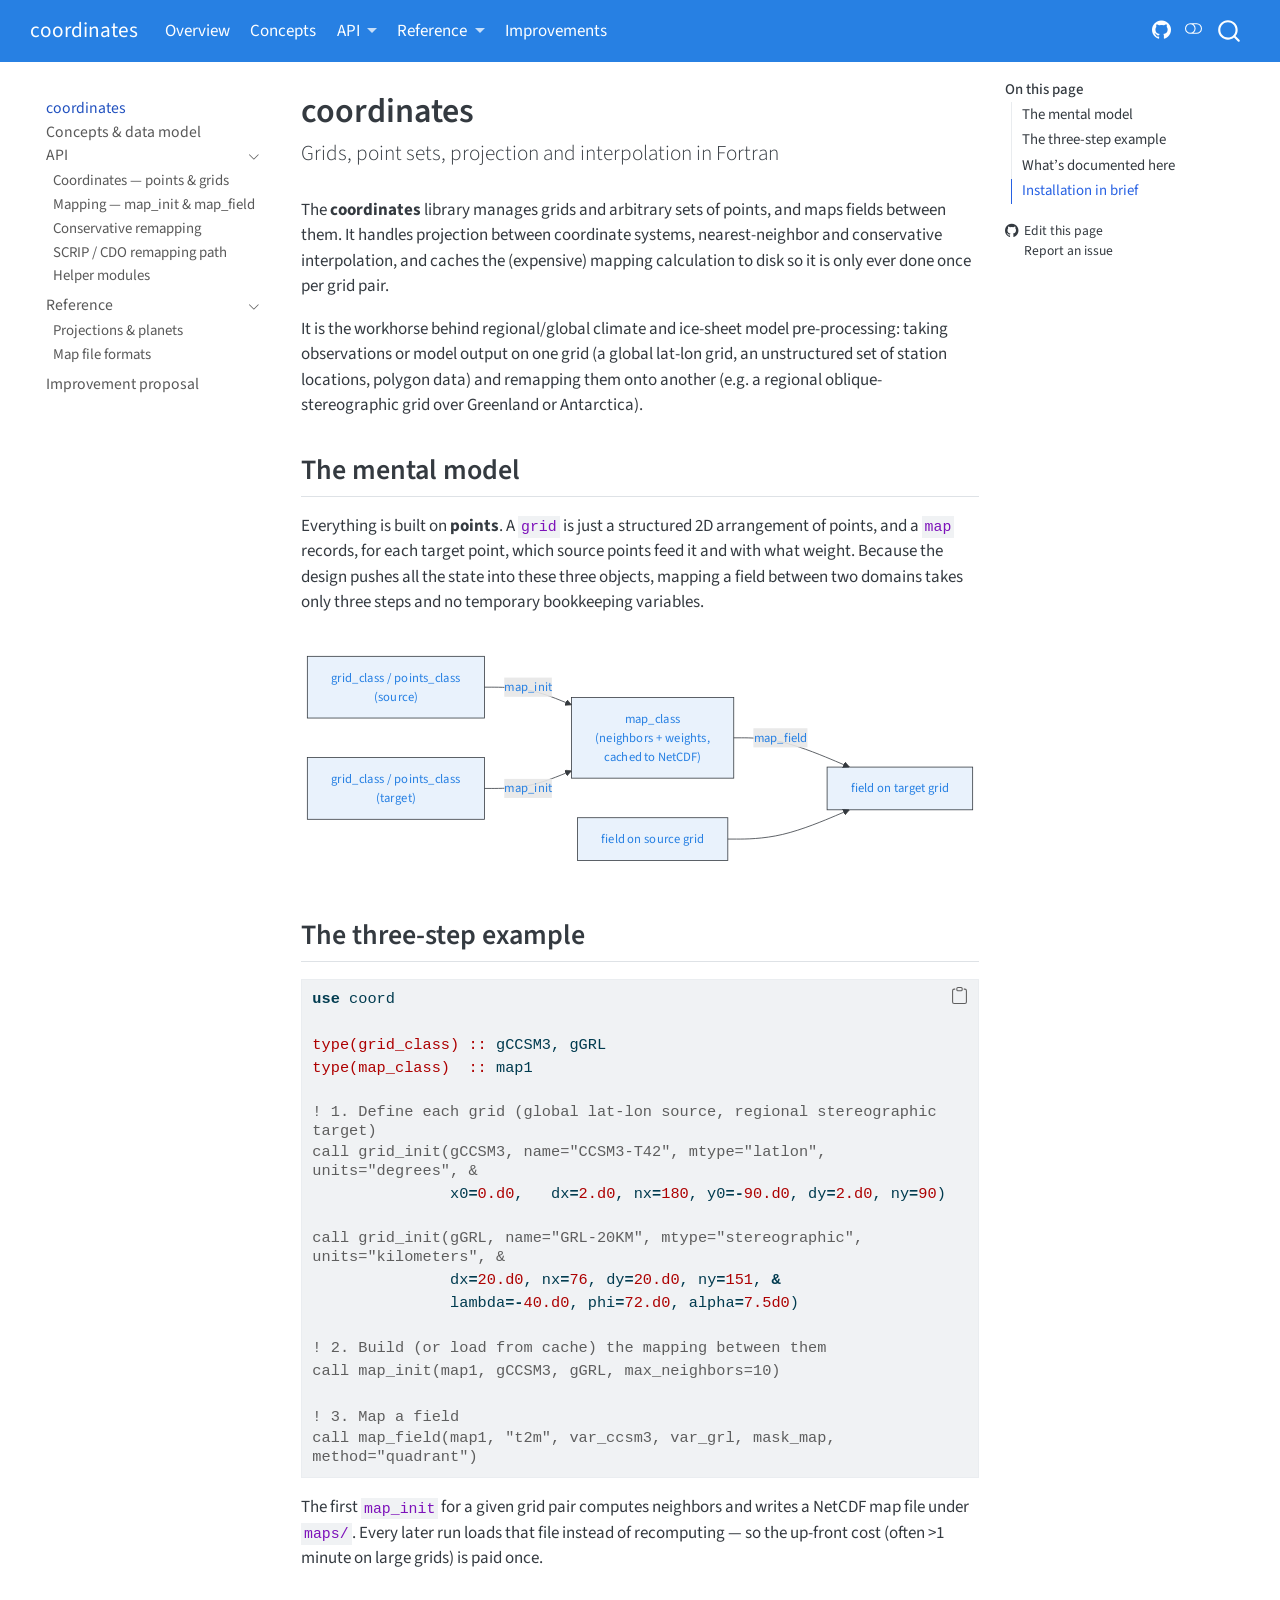
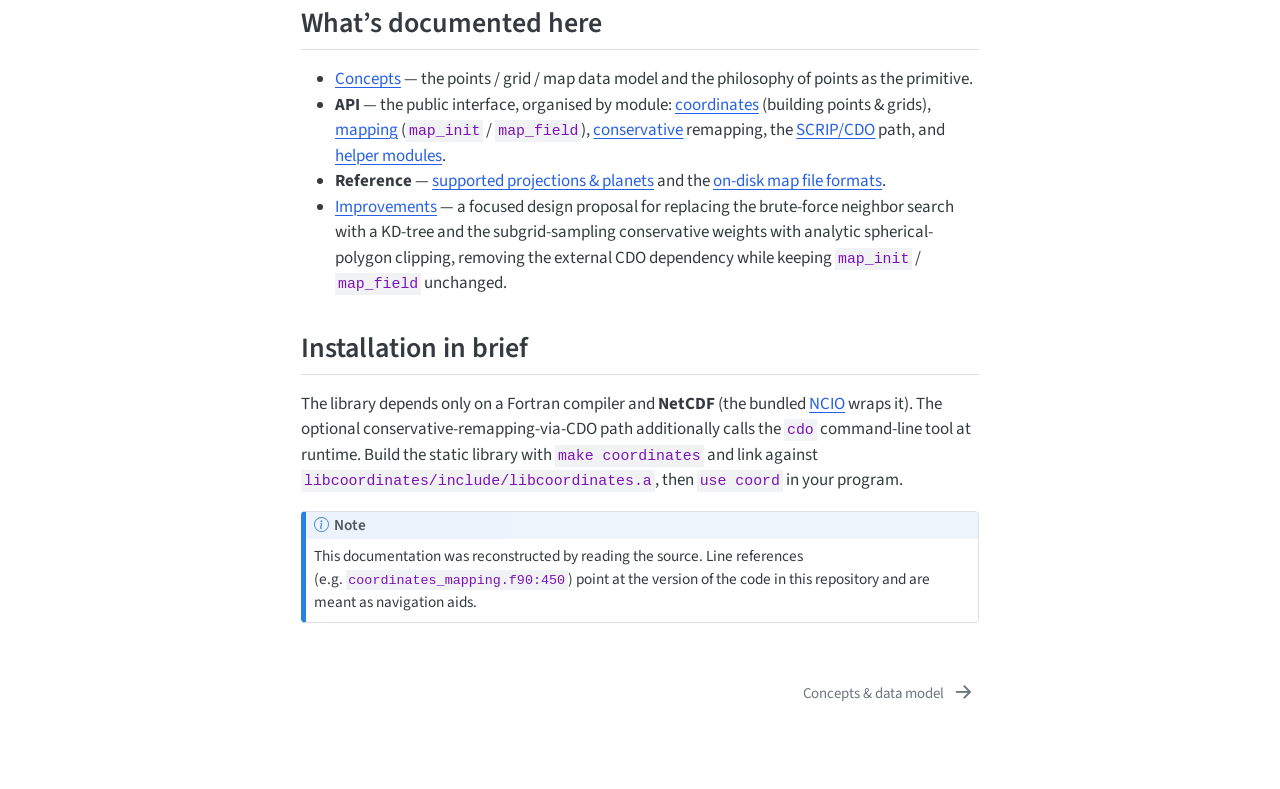
<file: index.html>
<!DOCTYPE html>
<html xmlns="http://www.w3.org/1999/xhtml" lang="en" xml:lang="en"><head>

<meta charset="utf-8">
<meta name="generator" content="quarto-1.9.38">

<meta name="viewport" content="width=device-width, initial-scale=1.0, user-scalable=yes">


<title>coordinates</title>
<style>
/* Default styles provided by pandoc.
** See https://pandoc.org/MANUAL.html#variables-for-html for config info.
*/
code{white-space: pre-wrap;}
span.smallcaps{font-variant: small-caps;}
div.columns{display: flex; gap: min(4vw, 1.5em);}
div.column{flex: auto; overflow-x: auto;}
div.hanging-indent{margin-left: 1.5em; text-indent: -1.5em;}
ul.task-list{list-style: none;}
ul.task-list li input[type="checkbox"] {
  width: 0.8em;
  margin: 0 0.8em 0.2em -1em; /* quarto-specific, see https://github.com/quarto-dev/quarto-cli/issues/4556 */ 
  vertical-align: middle;
}
/* CSS for syntax highlighting */
html { -webkit-text-size-adjust: 100%; }
pre > code.sourceCode { white-space: pre; position: relative; }
pre > code.sourceCode > span { display: inline-block; line-height: 1.25; }
pre > code.sourceCode > span:empty { height: 1.2em; }
.sourceCode { overflow: visible; }
code.sourceCode > span { color: inherit; text-decoration: inherit; }
div.sourceCode { margin: 1em 0; }
pre.sourceCode { margin: 0; }
@media screen {
div.sourceCode { overflow: auto; }
}
@media print {
pre > code.sourceCode { white-space: pre-wrap; }
pre > code.sourceCode > span { text-indent: -5em; padding-left: 5em; }
}
pre.numberSource code
  { counter-reset: source-line 0; }
pre.numberSource code > span
  { position: relative; left: -4em; counter-increment: source-line; }
pre.numberSource code > span > a:first-child::before
  { content: counter(source-line);
    position: relative; left: -1em; text-align: right; vertical-align: baseline;
    border: none; display: inline-block;
    -webkit-touch-callout: none; -webkit-user-select: none;
    -khtml-user-select: none; -moz-user-select: none;
    -ms-user-select: none; user-select: none;
    padding: 0 4px; width: 4em;
  }
pre.numberSource { margin-left: 3em;  padding-left: 4px; }
div.sourceCode
  {   }
@media screen {
pre > code.sourceCode > span > a:first-child::before { text-decoration: underline; }
}
</style>


<script src="site_libs/quarto-nav/quarto-nav.js"></script>
<script src="site_libs/quarto-nav/headroom.min.js"></script>
<script src="site_libs/clipboard/clipboard.min.js"></script>
<script src="site_libs/quarto-search/autocomplete.umd.js"></script>
<script src="site_libs/quarto-search/fuse.min.js"></script>
<script src="site_libs/quarto-search/quarto-search.js"></script>
<meta name="quarto:offset" content="./">
<link href="./concepts.html" rel="next">
<script src="site_libs/quarto-html/quarto.js" type="module"></script>
<script src="site_libs/quarto-html/tabsets/tabsets.js" type="module"></script>
<script src="site_libs/quarto-html/popper.min.js"></script>
<script src="site_libs/quarto-html/tippy.umd.min.js"></script>
<script src="site_libs/quarto-html/anchor.min.js"></script>
<link href="site_libs/quarto-html/tippy.css" rel="stylesheet">
<link href="site_libs/quarto-html/quarto-syntax-highlighting-15634bcf2e68342d4ad2dfa704d543f6.css" rel="stylesheet" class="quarto-color-scheme" id="quarto-text-highlighting-styles">
<link href="site_libs/quarto-html/quarto-syntax-highlighting-dark-0a6b7249c26820e032cb0bd839ff02b1.css" rel="stylesheet" class="quarto-color-scheme quarto-color-alternate" id="quarto-text-highlighting-styles">
<link href="site_libs/quarto-html/quarto-syntax-highlighting-15634bcf2e68342d4ad2dfa704d543f6.css" rel="stylesheet" class="quarto-color-scheme-extra" id="quarto-text-highlighting-styles">
<script src="site_libs/bootstrap/bootstrap.min.js"></script>
<link href="site_libs/bootstrap/bootstrap-icons.css" rel="stylesheet">
<link href="site_libs/bootstrap/bootstrap-6c645bba97489949a6ce198fa08f5136.min.css" rel="stylesheet" append-hash="true" class="quarto-color-scheme" id="quarto-bootstrap" data-mode="light">
<link href="site_libs/bootstrap/bootstrap-dark-ee16de7c3afa18fce055331efaaa6bb8.min.css" rel="stylesheet" append-hash="true" class="quarto-color-scheme quarto-color-alternate" id="quarto-bootstrap" data-mode="dark">
<link href="site_libs/bootstrap/bootstrap-6c645bba97489949a6ce198fa08f5136.min.css" rel="stylesheet" append-hash="true" class="quarto-color-scheme-extra" id="quarto-bootstrap" data-mode="light">
<script id="quarto-search-options" type="application/json">{
  "location": "navbar",
  "copy-button": false,
  "collapse-after": 3,
  "panel-placement": "end",
  "type": "overlay",
  "limit": 50,
  "keyboard-shortcut": [
    "f",
    "/",
    "s"
  ],
  "show-item-context": false,
  "language": {
    "search-no-results-text": "No results",
    "search-matching-documents-text": "matching documents",
    "search-copy-link-title": "Copy link to search",
    "search-hide-matches-text": "Hide additional matches",
    "search-more-match-text": "more match in this document",
    "search-more-matches-text": "more matches in this document",
    "search-clear-button-title": "Clear",
    "search-text-placeholder": "",
    "search-detached-cancel-button-title": "Cancel",
    "search-submit-button-title": "Submit",
    "search-label": "Search"
  }
}</script>
<script src="site_libs/quarto-diagram/mermaid.min.js"></script>
<script src="site_libs/quarto-diagram/mermaid-init.js"></script>
<link href="site_libs/quarto-diagram/mermaid.css" rel="stylesheet">


<link rel="stylesheet" href="styles.css">
</head>

<body class="nav-sidebar floating nav-fixed quarto-light"><script id="quarto-html-before-body" type="application/javascript">
    const toggleBodyColorMode = (bsSheetEl) => {
      const mode = bsSheetEl.getAttribute("data-mode");
      const bodyEl = window.document.querySelector("body");
      if (mode === "dark") {
        bodyEl.classList.add("quarto-dark");
        bodyEl.classList.remove("quarto-light");
      } else {
        bodyEl.classList.add("quarto-light");
        bodyEl.classList.remove("quarto-dark");
      }
    }
    const toggleBodyColorPrimary = () => {
      const bsSheetEl = window.document.querySelector("link#quarto-bootstrap:not([rel=disabled-stylesheet])");
      if (bsSheetEl) {
        toggleBodyColorMode(bsSheetEl);
      }
    }
    const setColorSchemeToggle = (alternate) => {
      const toggles = window.document.querySelectorAll('.quarto-color-scheme-toggle');
      for (let i=0; i < toggles.length; i++) {
        const toggle = toggles[i];
        if (toggle) {
          if (alternate) {
            toggle.classList.add("alternate");
          } else {
            toggle.classList.remove("alternate");
          }
        }
      }
    };
    const toggleColorMode = (alternate) => {
      // Switch the stylesheets
      const primaryStylesheets = window.document.querySelectorAll('link.quarto-color-scheme:not(.quarto-color-alternate)');
      const alternateStylesheets = window.document.querySelectorAll('link.quarto-color-scheme.quarto-color-alternate');
      manageTransitions('#quarto-margin-sidebar .nav-link', false);
      if (alternate) {
        // note: dark is layered on light, we don't disable primary!
        enableStylesheet(alternateStylesheets);
        for (const sheetNode of alternateStylesheets) {
          if (sheetNode.id === "quarto-bootstrap") {
            toggleBodyColorMode(sheetNode);
          }
        }
      } else {
        disableStylesheet(alternateStylesheets);
        enableStylesheet(primaryStylesheets)
        toggleBodyColorPrimary();
      }
      manageTransitions('#quarto-margin-sidebar .nav-link', true);
      // Switch the toggles
      setColorSchemeToggle(alternate)
      // Hack to workaround the fact that safari doesn't
      // properly recolor the scrollbar when toggling (#1455)
      if (navigator.userAgent.indexOf('Safari') > 0 && navigator.userAgent.indexOf('Chrome') == -1) {
        manageTransitions("body", false);
        window.scrollTo(0, 1);
        setTimeout(() => {
          window.scrollTo(0, 0);
          manageTransitions("body", true);
        }, 40);
      }
    }
    const disableStylesheet = (stylesheets) => {
      for (let i=0; i < stylesheets.length; i++) {
        const stylesheet = stylesheets[i];
        stylesheet.rel = 'disabled-stylesheet';
      }
    }
    const enableStylesheet = (stylesheets) => {
      for (let i=0; i < stylesheets.length; i++) {
        const stylesheet = stylesheets[i];
        if(stylesheet.rel !== 'stylesheet') { // for Chrome, which will still FOUC without this check
          stylesheet.rel = 'stylesheet';
        }
      }
    }
    const manageTransitions = (selector, allowTransitions) => {
      const els = window.document.querySelectorAll(selector);
      for (let i=0; i < els.length; i++) {
        const el = els[i];
        if (allowTransitions) {
          el.classList.remove('notransition');
        } else {
          el.classList.add('notransition');
        }
      }
    }
    const isFileUrl = () => {
      return window.location.protocol === 'file:';
    }
    const hasAlternateSentinel = () => {
      let styleSentinel = getColorSchemeSentinel();
      if (styleSentinel !== null) {
        return styleSentinel === "alternate";
      } else {
        return false;
      }
    }
    const setStyleSentinel = (alternate) => {
      const value = alternate ? "alternate" : "default";
      if (!isFileUrl()) {
        window.localStorage.setItem("quarto-color-scheme", value);
      } else {
        localAlternateSentinel = value;
      }
    }
    const getColorSchemeSentinel = () => {
      if (!isFileUrl()) {
        const storageValue = window.localStorage.getItem("quarto-color-scheme");
        return storageValue != null ? storageValue : localAlternateSentinel;
      } else {
        return localAlternateSentinel;
      }
    }
    const toggleGiscusIfUsed = (isAlternate, darkModeDefault) => {
      const baseTheme = document.querySelector('#giscus-base-theme')?.value ?? 'light';
      const alternateTheme = document.querySelector('#giscus-alt-theme')?.value ?? 'dark';
      let newTheme = '';
      if(authorPrefersDark) {
        newTheme = isAlternate ? baseTheme : alternateTheme;
      } else {
        newTheme = isAlternate ? alternateTheme : baseTheme;
      }
      const changeGiscusTheme = () => {
        // From: https://github.com/giscus/giscus/issues/336
        const sendMessage = (message) => {
          const iframe = document.querySelector('iframe.giscus-frame');
          if (!iframe) return;
          iframe.contentWindow.postMessage({ giscus: message }, 'https://giscus.app');
        }
        sendMessage({
          setConfig: {
            theme: newTheme
          }
        });
      }
      const isGiscussLoaded = window.document.querySelector('iframe.giscus-frame') !== null;
      if (isGiscussLoaded) {
        changeGiscusTheme();
      }
    };
    const authorPrefersDark = false;
    const darkModeDefault = authorPrefersDark;
      document.querySelector('link#quarto-text-highlighting-styles.quarto-color-scheme-extra').rel = 'disabled-stylesheet';
      document.querySelector('link#quarto-bootstrap.quarto-color-scheme-extra').rel = 'disabled-stylesheet';
    let localAlternateSentinel = darkModeDefault ? 'alternate' : 'default';
    // Dark / light mode switch
    window.quartoToggleColorScheme = () => {
      // Read the current dark / light value
      let toAlternate = !hasAlternateSentinel();
      toggleColorMode(toAlternate);
      setStyleSentinel(toAlternate);
      toggleGiscusIfUsed(toAlternate, darkModeDefault);
      window.dispatchEvent(new Event('resize'));
    };
    // Switch to dark mode if need be
    if (hasAlternateSentinel()) {
      toggleColorMode(true);
    } else {
      toggleColorMode(false);
    }
  </script>

<div id="quarto-search-results"></div>
  <header id="quarto-header" class="headroom fixed-top">
    <nav class="navbar navbar-expand-lg " data-bs-theme="dark">
      <div class="navbar-container container-fluid">
      <div class="navbar-brand-container mx-auto">
    <a class="navbar-brand" href="./index.html">
    <span class="navbar-title">coordinates</span>
    </a>
  </div>
            <div id="quarto-search" class="" title="Search"></div>
          <button class="navbar-toggler" type="button" data-bs-toggle="collapse" data-bs-target="#navbarCollapse" aria-controls="navbarCollapse" role="menu" aria-expanded="false" aria-label="Toggle navigation" onclick="if (window.quartoToggleHeadroom) { window.quartoToggleHeadroom(); }">
  <span class="navbar-toggler-icon"></span>
</button>
          <div class="collapse navbar-collapse" id="navbarCollapse">
            <ul class="navbar-nav navbar-nav-scroll me-auto">
  <li class="nav-item">
    <a class="nav-link active" href="./index.html" aria-current="page"> 
<span class="menu-text">Overview</span></a>
  </li>  
  <li class="nav-item">
    <a class="nav-link" href="./concepts.html"> 
<span class="menu-text">Concepts</span></a>
  </li>  
  <li class="nav-item dropdown ">
    <a class="nav-link dropdown-toggle" href="#" id="nav-menu-api" role="link" data-bs-toggle="dropdown" aria-expanded="false">
 <span class="menu-text">API</span>
    </a>
    <ul class="dropdown-menu" aria-labelledby="nav-menu-api">    
        <li>
    <a class="dropdown-item" href="./api/coordinates.html">
 <span class="dropdown-text">Coordinates (points &amp; grid)</span></a>
  </li>  
        <li>
    <a class="dropdown-item" href="./api/mapping.html">
 <span class="dropdown-text">Mapping (map_init / map_field)</span></a>
  </li>  
        <li>
    <a class="dropdown-item" href="./api/conservative.html">
 <span class="dropdown-text">Conservative remapping</span></a>
  </li>  
        <li>
    <a class="dropdown-item" href="./api/scrip-cdo.html">
 <span class="dropdown-text">SCRIP / CDO path</span></a>
  </li>  
        <li>
    <a class="dropdown-item" href="./api/helpers.html">
 <span class="dropdown-text">Helper modules</span></a>
  </li>  
    </ul>
  </li>
  <li class="nav-item dropdown ">
    <a class="nav-link dropdown-toggle" href="#" id="nav-menu-reference" role="link" data-bs-toggle="dropdown" aria-expanded="false">
 <span class="menu-text">Reference</span>
    </a>
    <ul class="dropdown-menu" aria-labelledby="nav-menu-reference">    
        <li>
    <a class="dropdown-item" href="./reference/projections.html">
 <span class="dropdown-text">Projections &amp; planets</span></a>
  </li>  
        <li>
    <a class="dropdown-item" href="./reference/map-file-format.html">
 <span class="dropdown-text">Map file formats</span></a>
  </li>  
    </ul>
  </li>
  <li class="nav-item">
    <a class="nav-link" href="./improvements.html"> 
<span class="menu-text">Improvements</span></a>
  </li>  
</ul>
            <ul class="navbar-nav navbar-nav-scroll ms-auto">
  <li class="nav-item compact">
    <a class="nav-link" href="https://github.com/fesmc/coordinates"> <i class="bi bi-github" role="img">
</i> 
<span class="menu-text"></span></a>
  </li>  
</ul>
          </div> <!-- /navcollapse -->
            <div class="quarto-navbar-tools">
  <a href="" class="quarto-color-scheme-toggle quarto-navigation-tool  px-1" onclick="window.quartoToggleColorScheme(); return false;" title="Toggle dark mode"><i class="bi"></i></a>
</div>
      </div> <!-- /container-fluid -->
    </nav>
  <nav class="quarto-secondary-nav">
    <div class="container-fluid d-flex">
      <button type="button" class="quarto-btn-toggle btn" data-bs-toggle="collapse" role="button" data-bs-target=".quarto-sidebar-collapse-item" aria-controls="quarto-sidebar" aria-expanded="false" aria-label="Toggle sidebar navigation" onclick="if (window.quartoToggleHeadroom) { window.quartoToggleHeadroom(); }">
        <i class="bi bi-layout-text-sidebar-reverse"></i>
      </button>
        <nav class="quarto-page-breadcrumbs" aria-label="breadcrumb"><ol class="breadcrumb"><li class="breadcrumb-item"><a href="./index.html">coordinates</a></li></ol></nav>
        <a class="flex-grow-1" role="navigation" data-bs-toggle="collapse" data-bs-target=".quarto-sidebar-collapse-item" aria-controls="quarto-sidebar" aria-expanded="false" aria-label="Toggle sidebar navigation" onclick="if (window.quartoToggleHeadroom) { window.quartoToggleHeadroom(); }">      
        </a>
    </div>
  </nav>
</header>
<!-- content -->
<div id="quarto-content" class="quarto-container page-columns page-rows-contents page-layout-article page-navbar">
<!-- sidebar -->
  <nav id="quarto-sidebar" class="sidebar collapse collapse-horizontal quarto-sidebar-collapse-item sidebar-navigation floating overflow-auto">
    <div class="sidebar-menu-container"> 
    <ul class="list-unstyled mt-1">
        <li class="sidebar-item">
  <div class="sidebar-item-container"> 
  <a href="./index.html" class="sidebar-item-text sidebar-link active">
 <span class="menu-text">coordinates</span></a>
  </div>
</li>
        <li class="sidebar-item">
  <div class="sidebar-item-container"> 
  <a href="./concepts.html" class="sidebar-item-text sidebar-link">
 <span class="menu-text">Concepts &amp; data model</span></a>
  </div>
</li>
        <li class="sidebar-item sidebar-item-section">
      <div class="sidebar-item-container"> 
            <a class="sidebar-item-text sidebar-link text-start" data-bs-toggle="collapse" data-bs-target="#quarto-sidebar-section-1" role="navigation" aria-expanded="true">
 <span class="menu-text">API</span></a>
          <a class="sidebar-item-toggle text-start" data-bs-toggle="collapse" data-bs-target="#quarto-sidebar-section-1" role="navigation" aria-expanded="true" aria-label="Toggle section">
            <i class="bi bi-chevron-right ms-2"></i>
          </a> 
      </div>
      <ul id="quarto-sidebar-section-1" class="collapse list-unstyled sidebar-section depth1 show">  
          <li class="sidebar-item">
  <div class="sidebar-item-container"> 
  <a href="./api/coordinates.html" class="sidebar-item-text sidebar-link">
 <span class="menu-text">Coordinates — points &amp; grids</span></a>
  </div>
</li>
          <li class="sidebar-item">
  <div class="sidebar-item-container"> 
  <a href="./api/mapping.html" class="sidebar-item-text sidebar-link">
 <span class="menu-text">Mapping — map_init &amp; map_field</span></a>
  </div>
</li>
          <li class="sidebar-item">
  <div class="sidebar-item-container"> 
  <a href="./api/conservative.html" class="sidebar-item-text sidebar-link">
 <span class="menu-text">Conservative remapping</span></a>
  </div>
</li>
          <li class="sidebar-item">
  <div class="sidebar-item-container"> 
  <a href="./api/scrip-cdo.html" class="sidebar-item-text sidebar-link">
 <span class="menu-text">SCRIP / CDO remapping path</span></a>
  </div>
</li>
          <li class="sidebar-item">
  <div class="sidebar-item-container"> 
  <a href="./api/helpers.html" class="sidebar-item-text sidebar-link">
 <span class="menu-text">Helper modules</span></a>
  </div>
</li>
      </ul>
  </li>
        <li class="sidebar-item sidebar-item-section">
      <div class="sidebar-item-container"> 
            <a class="sidebar-item-text sidebar-link text-start" data-bs-toggle="collapse" data-bs-target="#quarto-sidebar-section-2" role="navigation" aria-expanded="true">
 <span class="menu-text">Reference</span></a>
          <a class="sidebar-item-toggle text-start" data-bs-toggle="collapse" data-bs-target="#quarto-sidebar-section-2" role="navigation" aria-expanded="true" aria-label="Toggle section">
            <i class="bi bi-chevron-right ms-2"></i>
          </a> 
      </div>
      <ul id="quarto-sidebar-section-2" class="collapse list-unstyled sidebar-section depth1 show">  
          <li class="sidebar-item">
  <div class="sidebar-item-container"> 
  <a href="./reference/projections.html" class="sidebar-item-text sidebar-link">
 <span class="menu-text">Projections &amp; planets</span></a>
  </div>
</li>
          <li class="sidebar-item">
  <div class="sidebar-item-container"> 
  <a href="./reference/map-file-format.html" class="sidebar-item-text sidebar-link">
 <span class="menu-text">Map file formats</span></a>
  </div>
</li>
      </ul>
  </li>
        <li class="sidebar-item">
  <div class="sidebar-item-container"> 
  <a href="./improvements.html" class="sidebar-item-text sidebar-link">
 <span class="menu-text">Improvement proposal</span></a>
  </div>
</li>
    </ul>
    </div>
</nav>
<div id="quarto-sidebar-glass" class="quarto-sidebar-collapse-item" data-bs-toggle="collapse" data-bs-target=".quarto-sidebar-collapse-item"></div>
<!-- margin-sidebar -->
    <div id="quarto-margin-sidebar" class="sidebar margin-sidebar">
        <nav id="TOC" role="doc-toc" class="toc-active">
    <h2 id="toc-title">On this page</h2>
   
  <ul>
  <li><a href="#the-mental-model" id="toc-the-mental-model" class="nav-link active" data-scroll-target="#the-mental-model">The mental model</a></li>
  <li><a href="#the-three-step-example" id="toc-the-three-step-example" class="nav-link" data-scroll-target="#the-three-step-example">The three-step example</a></li>
  <li><a href="#whats-documented-here" id="toc-whats-documented-here" class="nav-link" data-scroll-target="#whats-documented-here">What’s documented here</a></li>
  <li><a href="#installation-in-brief" id="toc-installation-in-brief" class="nav-link" data-scroll-target="#installation-in-brief">Installation in brief</a></li>
  </ul>
<div class="toc-actions"><ul><li><a href="https://github.com/fesmc/coordinates/edit/main/index.qmd" class="toc-action"><i class="bi bi-github"></i>Edit this page</a></li><li><a href="https://github.com/fesmc/coordinates/issues/new" class="toc-action"><i class="bi empty"></i>Report an issue</a></li></ul></div></nav>
    </div>
<!-- main -->
<main class="content" id="quarto-document-content">


<header id="title-block-header" class="quarto-title-block default">
<div class="quarto-title">
<h1 class="title">coordinates</h1>
<p class="subtitle lead">Grids, point sets, projection and interpolation in Fortran</p>
</div>



<div class="quarto-title-meta">

    
  
    
  </div>
  


</header>


<p>The <strong>coordinates</strong> library manages grids and arbitrary sets of points, and maps fields between them. It handles projection between coordinate systems, nearest-neighbor and conservative interpolation, and caches the (expensive) mapping calculation to disk so it is only ever done once per grid pair.</p>
<p>It is the workhorse behind regional/global climate and ice-sheet model pre-processing: taking observations or model output on one grid (a global lat-lon grid, an unstructured set of station locations, polygon data) and remapping them onto another (e.g.&nbsp;a regional oblique-stereographic grid over Greenland or Antarctica).</p>
<section id="the-mental-model" class="level2">
<h2 class="anchored" data-anchor-id="the-mental-model">The mental model</h2>
<p>Everything is built on <strong>points</strong>. A <code>grid</code> is just a structured 2D arrangement of points, and a <code>map</code> records, for each target point, which source points feed it and with what weight. Because the design pushes all the state into these three objects, mapping a field between two domains takes only three steps and no temporary bookkeeping variables.</p>
<div class="cell" data-layout-align="default">
<div class="cell-output-display">
<div>
<p></p><figure class="figure"><p></p>
<div>
<pre class="mermaid mermaid-js">flowchart LR
    A["grid_class / points_class&lt;br/&gt;(source)"] --&gt;|map_init| M["map_class&lt;br/&gt;(neighbors + weights,&lt;br/&gt;cached to NetCDF)"]
    B["grid_class / points_class&lt;br/&gt;(target)"] --&gt;|map_init| M
    M --&gt;|map_field| F["field on target grid"]
    V["field on source grid"] --&gt; F
</pre>
</div>
<p></p></figure><p></p>
</div>
</div>
</div>
</section>
<section id="the-three-step-example" class="level2">
<h2 class="anchored" data-anchor-id="the-three-step-example">The three-step example</h2>
<div class="code-copy-outer-scaffold"><div class="sourceCode" id="cb1"><pre class="sourceCode fortran code-with-copy"><code class="sourceCode fortranfixed"><span id="cb1-1"><a href="#cb1-1" aria-hidden="true" tabindex="-1"></a><span class="kw">use</span> coord</span>
<span id="cb1-2"><a href="#cb1-2" aria-hidden="true" tabindex="-1"></a></span>
<span id="cb1-3"><a href="#cb1-3" aria-hidden="true" tabindex="-1"></a><span class="dt">type(grid_class)</span> <span class="dt">::</span> gCCSM3, gGRL</span>
<span id="cb1-4"><a href="#cb1-4" aria-hidden="true" tabindex="-1"></a><span class="dt">type(map_class)</span>  <span class="dt">::</span> map1</span>
<span id="cb1-5"><a href="#cb1-5" aria-hidden="true" tabindex="-1"></a></span>
<span id="cb1-6"><a href="#cb1-6" aria-hidden="true" tabindex="-1"></a><span class="co">! 1. Define each grid (global lat-lon source, regional stereographic target)</span></span>
<span id="cb1-7"><a href="#cb1-7" aria-hidden="true" tabindex="-1"></a><span class="co">call grid_init(gCCSM3, name="CCSM3-T42", mtype="latlon", units="degrees", &amp;</span></span>
<span id="cb1-8"><a href="#cb1-8" aria-hidden="true" tabindex="-1"></a>               x0<span class="kw">=</span><span class="fl">0.d0</span>,   dx<span class="kw">=</span><span class="fl">2.d0</span>, nx<span class="kw">=</span><span class="dv">180</span>, y0<span class="kw">=-</span><span class="fl">90.d0</span>, dy<span class="kw">=</span><span class="fl">2.d0</span>, ny<span class="kw">=</span><span class="dv">90</span>)</span>
<span id="cb1-9"><a href="#cb1-9" aria-hidden="true" tabindex="-1"></a></span>
<span id="cb1-10"><a href="#cb1-10" aria-hidden="true" tabindex="-1"></a><span class="co">call grid_init(gGRL, name="GRL-20KM", mtype="stereographic", units="kilometers", &amp;</span></span>
<span id="cb1-11"><a href="#cb1-11" aria-hidden="true" tabindex="-1"></a>               dx<span class="kw">=</span><span class="fl">20.d0</span>, nx<span class="kw">=</span><span class="dv">76</span>, dy<span class="kw">=</span><span class="fl">20.d0</span>, ny<span class="kw">=</span><span class="dv">151</span>, <span class="kw">&amp;</span></span>
<span id="cb1-12"><a href="#cb1-12" aria-hidden="true" tabindex="-1"></a>               lambda<span class="kw">=-</span><span class="fl">40.d0</span>, phi<span class="kw">=</span><span class="fl">72.d0</span>, alpha<span class="kw">=</span><span class="fl">7.5d0</span>)</span>
<span id="cb1-13"><a href="#cb1-13" aria-hidden="true" tabindex="-1"></a></span>
<span id="cb1-14"><a href="#cb1-14" aria-hidden="true" tabindex="-1"></a><span class="co">! 2. Build (or load from cache) the mapping between them</span></span>
<span id="cb1-15"><a href="#cb1-15" aria-hidden="true" tabindex="-1"></a><span class="co">call map_init(map1, gCCSM3, gGRL, max_neighbors=10)</span></span>
<span id="cb1-16"><a href="#cb1-16" aria-hidden="true" tabindex="-1"></a></span>
<span id="cb1-17"><a href="#cb1-17" aria-hidden="true" tabindex="-1"></a><span class="co">! 3. Map a field</span></span>
<span id="cb1-18"><a href="#cb1-18" aria-hidden="true" tabindex="-1"></a><span class="co">call map_field(map1, "t2m", var_ccsm3, var_grl, mask_map, method="quadrant")</span></span></code></pre></div><button title="Copy to Clipboard" class="code-copy-button"><i class="bi"></i></button></div>
<p>The first <code>map_init</code> for a given grid pair computes neighbors and writes a NetCDF map file under <code>maps/</code>. Every later run loads that file instead of recomputing — so the up-front cost (often &gt;1 minute on large grids) is paid once.</p>
</section>
<section id="whats-documented-here" class="level2">
<h2 class="anchored" data-anchor-id="whats-documented-here">What’s documented here</h2>
<ul>
<li><strong><a href="./concepts.html">Concepts</a></strong> — the points / grid / map data model and the philosophy of points as the primitive.</li>
<li><strong>API</strong> — the public interface, organised by module: <a href="./api/coordinates.html">coordinates</a> (building points &amp; grids), <a href="./api/mapping.html">mapping</a> (<code>map_init</code> / <code>map_field</code>), <a href="./api/conservative.html">conservative</a> remapping, the <a href="./api/scrip-cdo.html">SCRIP/CDO</a> path, and <a href="./api/helpers.html">helper modules</a>.</li>
<li><strong>Reference</strong> — <a href="./reference/projections.html">supported projections &amp; planets</a> and the <a href="./reference/map-file-format.html">on-disk map file formats</a>.</li>
<li><strong><a href="./improvements.html">Improvements</a></strong> — a focused design proposal for replacing the brute-force neighbor search with a KD-tree and the subgrid-sampling conservative weights with analytic spherical-polygon clipping, removing the external CDO dependency while keeping <code>map_init</code> / <code>map_field</code> unchanged.</li>
</ul>
</section>
<section id="installation-in-brief" class="level2">
<h2 class="anchored" data-anchor-id="installation-in-brief">Installation in brief</h2>
<p>The library depends only on a Fortran compiler and <strong>NetCDF</strong> (the bundled <a href="https://github.com/alex-robinson/ncio">NCIO</a> wraps it). The optional conservative-remapping-via-CDO path additionally calls the <code>cdo</code> command-line tool at runtime. Build the static library with <code>make coordinates</code> and link against <code>libcoordinates/include/libcoordinates.a</code>, then <code>use coord</code> in your program.</p>
<div class="callout callout-style-default callout-note callout-titled">
<div class="callout-header d-flex align-content-center">
<div class="callout-icon-container">
<i class="callout-icon"></i>
</div>
<div class="callout-title-container flex-fill">
Note
</div>
</div>
<div class="callout-body-container callout-body">
<p>This documentation was reconstructed by reading the source. Line references (e.g.&nbsp;<code>coordinates_mapping.f90:450</code>) point at the version of the code in this repository and are meant as navigation aids.</p>
</div>
</div>


</section>

</main> <!-- /main -->
<script id="quarto-html-after-body" type="application/javascript">
  window.document.addEventListener("DOMContentLoaded", function (event) {
    // Ensure there is a toggle, if there isn't float one in the top right
    if (window.document.querySelector('.quarto-color-scheme-toggle') === null) {
      const a = window.document.createElement('a');
      a.classList.add('top-right');
      a.classList.add('quarto-color-scheme-toggle');
      a.href = "";
      a.onclick = function() { try { window.quartoToggleColorScheme(); } catch {} return false; };
      const i = window.document.createElement("i");
      i.classList.add('bi');
      a.appendChild(i);
      window.document.body.appendChild(a);
    }
    setColorSchemeToggle(hasAlternateSentinel())
    const icon = "";
    const anchorJS = new window.AnchorJS();
    anchorJS.options = {
      placement: 'right',
      icon: icon
    };
    anchorJS.add('.anchored');
    const isCodeAnnotation = (el) => {
      for (const clz of el.classList) {
        if (clz.startsWith('code-annotation-')) {                     
          return true;
        }
      }
      return false;
    }
    const onCopySuccess = function(e) {
      // button target
      const button = e.trigger;
      // don't keep focus
      button.blur();
      // flash "checked"
      button.classList.add('code-copy-button-checked');
      var currentTitle = button.getAttribute("title");
      button.setAttribute("title", "Copied!");
      let tooltip;
      if (window.bootstrap) {
        button.setAttribute("data-bs-toggle", "tooltip");
        button.setAttribute("data-bs-placement", "left");
        button.setAttribute("data-bs-title", "Copied!");
        tooltip = new bootstrap.Tooltip(button, 
          { trigger: "manual", 
            customClass: "code-copy-button-tooltip",
            offset: [0, -8]});
        tooltip.show();    
      }
      setTimeout(function() {
        if (tooltip) {
          tooltip.hide();
          button.removeAttribute("data-bs-title");
          button.removeAttribute("data-bs-toggle");
          button.removeAttribute("data-bs-placement");
        }
        button.setAttribute("title", currentTitle);
        button.classList.remove('code-copy-button-checked');
      }, 1000);
      // clear code selection
      e.clearSelection();
    }
    const getTextToCopy = function(trigger) {
      const outerScaffold = trigger.parentElement.cloneNode(true);
      const codeEl = outerScaffold.querySelector('code');
      for (const childEl of codeEl.children) {
        if (isCodeAnnotation(childEl)) {
          childEl.remove();
        }
      }
      return codeEl.innerText;
    }
    const clipboard = new window.ClipboardJS('.code-copy-button:not([data-in-quarto-modal])', {
      text: getTextToCopy
    });
    clipboard.on('success', onCopySuccess);
    if (window.document.getElementById('quarto-embedded-source-code-modal')) {
      const clipboardModal = new window.ClipboardJS('.code-copy-button[data-in-quarto-modal]', {
        text: getTextToCopy,
        container: window.document.getElementById('quarto-embedded-source-code-modal')
      });
      clipboardModal.on('success', onCopySuccess);
    }
      var localhostRegex = new RegExp(/^(?:http|https):\/\/localhost\:?[0-9]*\//);
      var mailtoRegex = new RegExp(/^mailto:/);
        var filterRegex = new RegExp("https:\/\/fesmc\.github\.io\/coordinates");
      var isInternal = (href) => {
          return filterRegex.test(href) || localhostRegex.test(href) || mailtoRegex.test(href);
      }
      // Inspect non-navigation links and adorn them if external
     var links = window.document.querySelectorAll('a[href]:not(.nav-link):not(.navbar-brand):not(.toc-action):not(.sidebar-link):not(.sidebar-item-toggle):not(.pagination-link):not(.no-external):not([aria-hidden]):not(.dropdown-item):not(.quarto-navigation-tool):not(.about-link)');
      for (var i=0; i<links.length; i++) {
        const link = links[i];
        if (!isInternal(link.href)) {
          // undo the damage that might have been done by quarto-nav.js in the case of
          // links that we want to consider external
          if (link.dataset.originalHref !== undefined) {
            link.href = link.dataset.originalHref;
          }
        }
      }
    function tippyHover(el, contentFn, onTriggerFn, onUntriggerFn) {
      const config = {
        allowHTML: true,
        maxWidth: 500,
        delay: 100,
        arrow: false,
        appendTo: function(el) {
            return el.parentElement;
        },
        interactive: true,
        interactiveBorder: 10,
        theme: 'quarto',
        placement: 'bottom-start',
      };
      if (contentFn) {
        config.content = contentFn;
      }
      if (onTriggerFn) {
        config.onTrigger = onTriggerFn;
      }
      if (onUntriggerFn) {
        config.onUntrigger = onUntriggerFn;
      }
      window.tippy(el, config); 
    }
    const noterefs = window.document.querySelectorAll('a[role="doc-noteref"]');
    for (var i=0; i<noterefs.length; i++) {
      const ref = noterefs[i];
      tippyHover(ref, function() {
        // use id or data attribute instead here
        let href = ref.getAttribute('data-footnote-href') || ref.getAttribute('href');
        try { href = new URL(href).hash; } catch {}
        const id = href.replace(/^#\/?/, "");
        const note = window.document.getElementById(id);
        if (note) {
          return note.innerHTML;
        } else {
          return "";
        }
      });
    }
    const xrefs = window.document.querySelectorAll('a.quarto-xref');
    const processXRef = (id, note) => {
      // Strip column container classes
      const stripColumnClz = (el) => {
        el.classList.remove("page-full", "page-columns");
        if (el.children) {
          for (const child of el.children) {
            stripColumnClz(child);
          }
        }
      }
      stripColumnClz(note)
      if (id === null || id.startsWith('sec-')) {
        // Special case sections, only their first couple elements
        const container = document.createElement("div");
        if (note.children && note.children.length > 2) {
          container.appendChild(note.children[0].cloneNode(true));
          for (let i = 1; i < note.children.length; i++) {
            const child = note.children[i];
            if (child.tagName === "P" && child.innerText === "") {
              continue;
            } else {
              container.appendChild(child.cloneNode(true));
              break;
            }
          }
          if (window.Quarto?.typesetMath) {
            window.Quarto.typesetMath(container);
          }
          return container.innerHTML
        } else {
          if (window.Quarto?.typesetMath) {
            window.Quarto.typesetMath(note);
          }
          return note.innerHTML;
        }
      } else {
        // Remove any anchor links if they are present
        const anchorLink = note.querySelector('a.anchorjs-link');
        if (anchorLink) {
          anchorLink.remove();
        }
        if (window.Quarto?.typesetMath) {
          window.Quarto.typesetMath(note);
        }
        if (note.classList.contains("callout")) {
          return note.outerHTML;
        } else {
          return note.innerHTML;
        }
      }
    }
    for (var i=0; i<xrefs.length; i++) {
      const xref = xrefs[i];
      tippyHover(xref, undefined, function(instance) {
        instance.disable();
        let url = xref.getAttribute('href');
        let hash = undefined; 
        if (url.startsWith('#')) {
          hash = url;
        } else {
          try { hash = new URL(url).hash; } catch {}
        }
        if (hash) {
          const id = hash.replace(/^#\/?/, "");
          const note = window.document.getElementById(id);
          if (note !== null) {
            try {
              const html = processXRef(id, note.cloneNode(true));
              instance.setContent(html);
            } finally {
              instance.enable();
              instance.show();
            }
          } else {
            // See if we can fetch this
            fetch(url.split('#')[0])
            .then(res => res.text())
            .then(html => {
              const parser = new DOMParser();
              const htmlDoc = parser.parseFromString(html, "text/html");
              const note = htmlDoc.getElementById(id);
              if (note !== null) {
                const html = processXRef(id, note);
                instance.setContent(html);
              } 
            }).finally(() => {
              instance.enable();
              instance.show();
            });
          }
        } else {
          // See if we can fetch a full url (with no hash to target)
          // This is a special case and we should probably do some content thinning / targeting
          fetch(url)
          .then(res => res.text())
          .then(html => {
            const parser = new DOMParser();
            const htmlDoc = parser.parseFromString(html, "text/html");
            const note = htmlDoc.querySelector('main.content');
            if (note !== null) {
              // This should only happen for chapter cross references
              // (since there is no id in the URL)
              // remove the first header
              if (note.children.length > 0 && note.children[0].tagName === "HEADER") {
                note.children[0].remove();
              }
              const html = processXRef(null, note);
              instance.setContent(html);
            } 
          }).finally(() => {
            instance.enable();
            instance.show();
          });
        }
      }, function(instance) {
      });
    }
        let selectedAnnoteEl;
        const selectorForAnnotation = ( cell, annotation) => {
          let cellAttr = 'data-code-cell="' + cell + '"';
          let lineAttr = 'data-code-annotation="' +  annotation + '"';
          const selector = 'span[' + cellAttr + '][' + lineAttr + ']';
          return selector;
        }
        const selectCodeLines = (annoteEl) => {
          const doc = window.document;
          const targetCell = annoteEl.getAttribute("data-target-cell");
          const targetAnnotation = annoteEl.getAttribute("data-target-annotation");
          const annoteSpan = window.document.querySelector(selectorForAnnotation(targetCell, targetAnnotation));
          const lines = annoteSpan.getAttribute("data-code-lines").split(",");
          const lineIds = lines.map((line) => {
            return targetCell + "-" + line;
          })
          let top = null;
          let height = null;
          let parent = null;
          if (lineIds.length > 0) {
              //compute the position of the single el (top and bottom and make a div)
              const el = window.document.getElementById(lineIds[0]);
              top = el.offsetTop;
              height = el.offsetHeight;
              parent = el.parentElement.parentElement;
            if (lineIds.length > 1) {
              const lastEl = window.document.getElementById(lineIds[lineIds.length - 1]);
              const bottom = lastEl.offsetTop + lastEl.offsetHeight;
              height = bottom - top;
            }
            if (top !== null && height !== null && parent !== null) {
              // cook up a div (if necessary) and position it 
              let div = window.document.getElementById("code-annotation-line-highlight");
              if (div === null) {
                div = window.document.createElement("div");
                div.setAttribute("id", "code-annotation-line-highlight");
                div.style.position = 'absolute';
                parent.appendChild(div);
              }
              div.style.top = top - 2 + "px";
              div.style.height = height + 4 + "px";
              div.style.left = 0;
              let gutterDiv = window.document.getElementById("code-annotation-line-highlight-gutter");
              if (gutterDiv === null) {
                gutterDiv = window.document.createElement("div");
                gutterDiv.setAttribute("id", "code-annotation-line-highlight-gutter");
                gutterDiv.style.position = 'absolute';
                const codeCell = window.document.getElementById(targetCell);
                const gutter = codeCell.querySelector('.code-annotation-gutter');
                gutter.appendChild(gutterDiv);
              }
              gutterDiv.style.top = top - 2 + "px";
              gutterDiv.style.height = height + 4 + "px";
            }
            selectedAnnoteEl = annoteEl;
          }
        };
        const unselectCodeLines = () => {
          const elementsIds = ["code-annotation-line-highlight", "code-annotation-line-highlight-gutter"];
          elementsIds.forEach((elId) => {
            const div = window.document.getElementById(elId);
            if (div) {
              div.remove();
            }
          });
          selectedAnnoteEl = undefined;
        };
          // Handle positioning of the toggle
      window.addEventListener(
        "resize",
        throttle(() => {
          elRect = undefined;
          if (selectedAnnoteEl) {
            selectCodeLines(selectedAnnoteEl);
          }
        }, 10)
      );
      function throttle(fn, ms) {
      let throttle = false;
      let timer;
        return (...args) => {
          if(!throttle) { // first call gets through
              fn.apply(this, args);
              throttle = true;
          } else { // all the others get throttled
              if(timer) clearTimeout(timer); // cancel #2
              timer = setTimeout(() => {
                fn.apply(this, args);
                timer = throttle = false;
              }, ms);
          }
        };
      }
        // Attach click handler to the DT
        const annoteDls = window.document.querySelectorAll('dt[data-target-cell]');
        for (const annoteDlNode of annoteDls) {
          annoteDlNode.addEventListener('click', (event) => {
            const clickedEl = event.target;
            if (clickedEl !== selectedAnnoteEl) {
              unselectCodeLines();
              const activeEl = window.document.querySelector('dt[data-target-cell].code-annotation-active');
              if (activeEl) {
                activeEl.classList.remove('code-annotation-active');
              }
              selectCodeLines(clickedEl);
              clickedEl.classList.add('code-annotation-active');
            } else {
              // Unselect the line
              unselectCodeLines();
              clickedEl.classList.remove('code-annotation-active');
            }
          });
        }
    const findCites = (el) => {
      const parentEl = el.parentElement;
      if (parentEl) {
        const cites = parentEl.dataset.cites;
        if (cites) {
          return {
            el,
            cites: cites.split(' ')
          };
        } else {
          return findCites(el.parentElement)
        }
      } else {
        return undefined;
      }
    };
    var bibliorefs = window.document.querySelectorAll('a[role="doc-biblioref"]');
    for (var i=0; i<bibliorefs.length; i++) {
      const ref = bibliorefs[i];
      const citeInfo = findCites(ref);
      if (citeInfo) {
        tippyHover(citeInfo.el, function() {
          var popup = window.document.createElement('div');
          citeInfo.cites.forEach(function(cite) {
            var citeDiv = window.document.createElement('div');
            citeDiv.classList.add('hanging-indent');
            citeDiv.classList.add('csl-entry');
            var biblioDiv = window.document.getElementById('ref-' + cite);
            if (biblioDiv) {
              citeDiv.innerHTML = biblioDiv.innerHTML;
            }
            popup.appendChild(citeDiv);
          });
          return popup.innerHTML;
        });
      }
    }
  });
  </script>
<nav class="page-navigation">
  <div class="nav-page nav-page-previous">
  </div>
  <div class="nav-page nav-page-next">
      <a href="./concepts.html" class="pagination-link" aria-label="Concepts &amp; data model">
        <span class="nav-page-text">Concepts &amp; data model</span> <i class="bi bi-arrow-right-short"></i>
      </a>
  </div>
</nav>
</div> <!-- /content -->




<footer class="footer"><div class="nav-footer"><div class="nav-footer-center"><div class="toc-actions d-sm-block d-md-none"><ul><li><a href="https://github.com/fesmc/coordinates/edit/main/index.qmd" class="toc-action"><i class="bi bi-github"></i>Edit this page</a></li><li><a href="https://github.com/fesmc/coordinates/issues/new" class="toc-action"><i class="bi empty"></i>Report an issue</a></li></ul></div></div></div></footer></body></html>
</file>
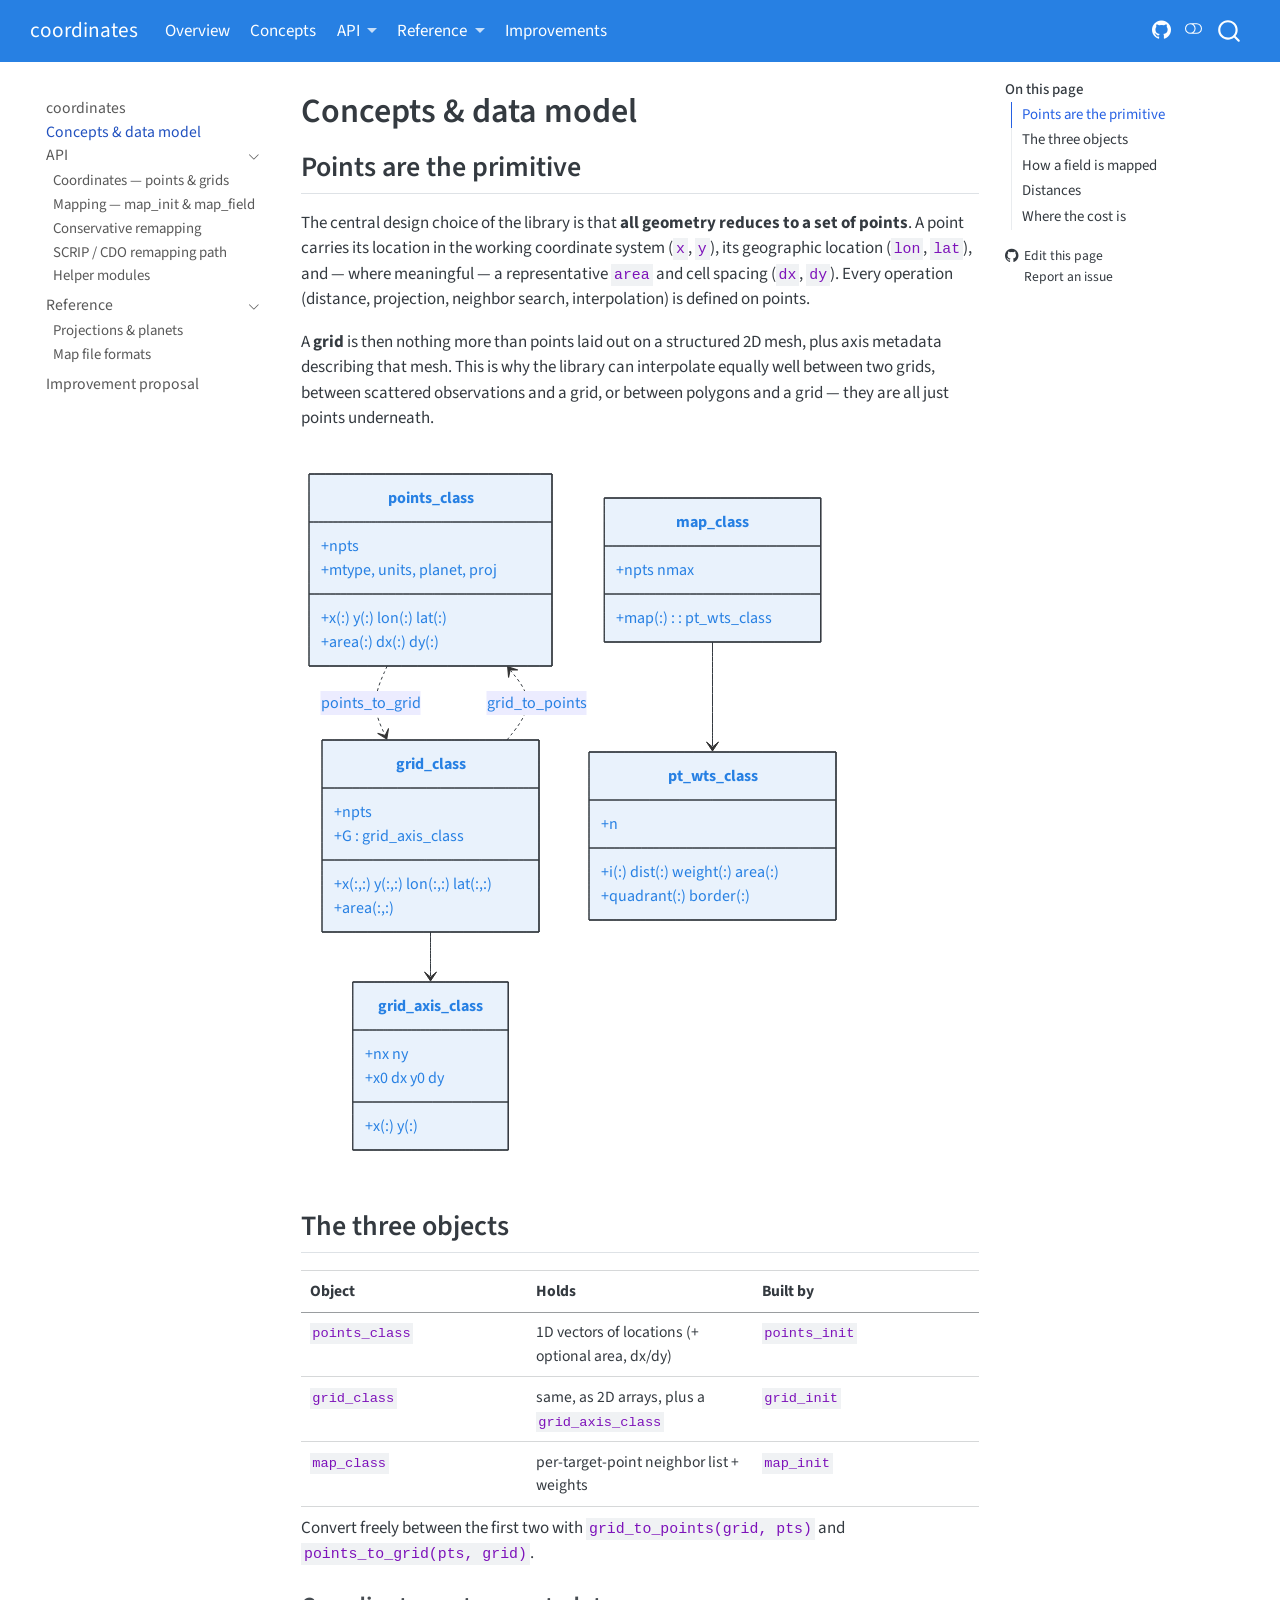
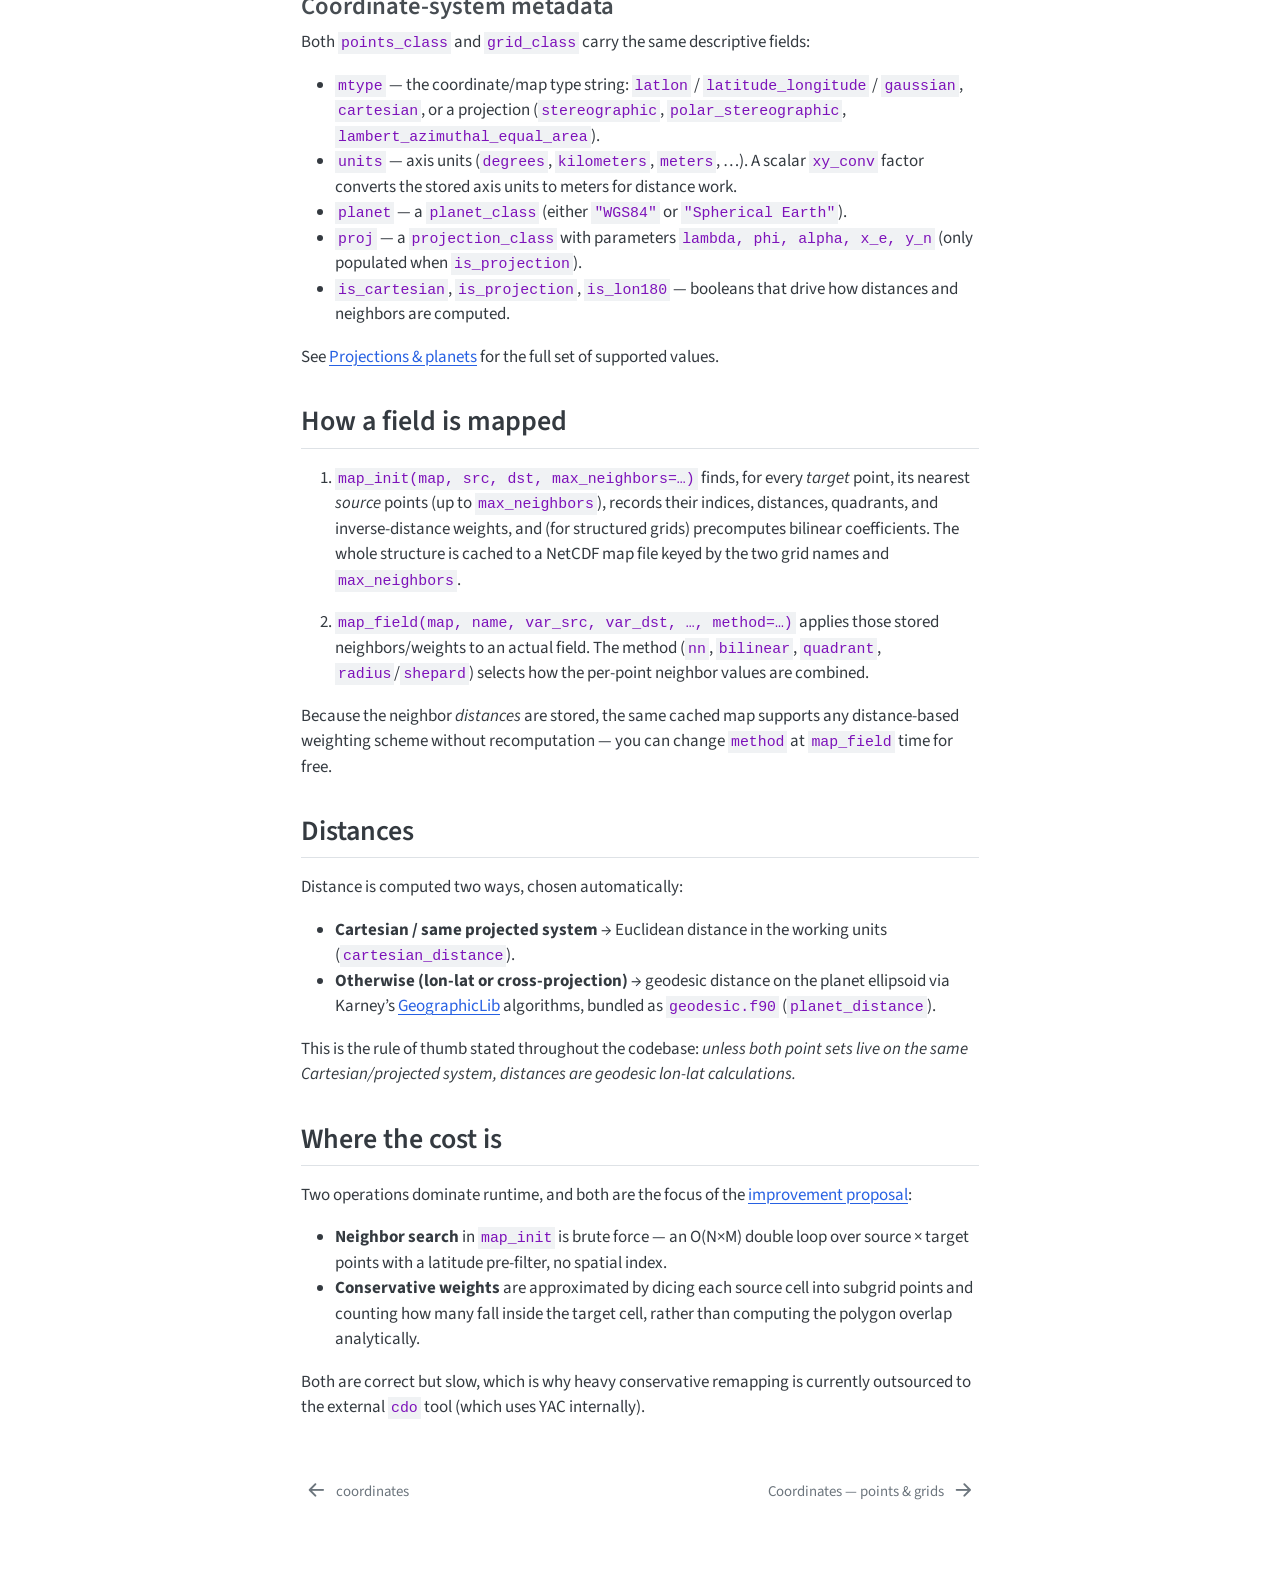
<file: concepts.html>
<!DOCTYPE html>
<html xmlns="http://www.w3.org/1999/xhtml" lang="en" xml:lang="en"><head>

<meta charset="utf-8">
<meta name="generator" content="quarto-1.9.38">

<meta name="viewport" content="width=device-width, initial-scale=1.0, user-scalable=yes">


<title>Concepts &amp; data model – coordinates</title>
<style>
/* Default styles provided by pandoc.
** See https://pandoc.org/MANUAL.html#variables-for-html for config info.
*/
code{white-space: pre-wrap;}
span.smallcaps{font-variant: small-caps;}
div.columns{display: flex; gap: min(4vw, 1.5em);}
div.column{flex: auto; overflow-x: auto;}
div.hanging-indent{margin-left: 1.5em; text-indent: -1.5em;}
ul.task-list{list-style: none;}
ul.task-list li input[type="checkbox"] {
  width: 0.8em;
  margin: 0 0.8em 0.2em -1em; /* quarto-specific, see https://github.com/quarto-dev/quarto-cli/issues/4556 */ 
  vertical-align: middle;
}
</style>


<script src="site_libs/quarto-nav/quarto-nav.js"></script>
<script src="site_libs/quarto-nav/headroom.min.js"></script>
<script src="site_libs/clipboard/clipboard.min.js"></script>
<script src="site_libs/quarto-search/autocomplete.umd.js"></script>
<script src="site_libs/quarto-search/fuse.min.js"></script>
<script src="site_libs/quarto-search/quarto-search.js"></script>
<meta name="quarto:offset" content="./">
<link href="./api/coordinates.html" rel="next">
<link href="./index.html" rel="prev">
<script src="site_libs/quarto-html/quarto.js" type="module"></script>
<script src="site_libs/quarto-html/tabsets/tabsets.js" type="module"></script>
<script src="site_libs/quarto-html/popper.min.js"></script>
<script src="site_libs/quarto-html/tippy.umd.min.js"></script>
<script src="site_libs/quarto-html/anchor.min.js"></script>
<link href="site_libs/quarto-html/tippy.css" rel="stylesheet">
<link href="site_libs/quarto-html/quarto-syntax-highlighting-15634bcf2e68342d4ad2dfa704d543f6.css" rel="stylesheet" class="quarto-color-scheme" id="quarto-text-highlighting-styles">
<link href="site_libs/quarto-html/quarto-syntax-highlighting-dark-0a6b7249c26820e032cb0bd839ff02b1.css" rel="stylesheet" class="quarto-color-scheme quarto-color-alternate" id="quarto-text-highlighting-styles">
<link href="site_libs/quarto-html/quarto-syntax-highlighting-15634bcf2e68342d4ad2dfa704d543f6.css" rel="stylesheet" class="quarto-color-scheme-extra" id="quarto-text-highlighting-styles">
<script src="site_libs/bootstrap/bootstrap.min.js"></script>
<link href="site_libs/bootstrap/bootstrap-icons.css" rel="stylesheet">
<link href="site_libs/bootstrap/bootstrap-6c645bba97489949a6ce198fa08f5136.min.css" rel="stylesheet" append-hash="true" class="quarto-color-scheme" id="quarto-bootstrap" data-mode="light">
<link href="site_libs/bootstrap/bootstrap-dark-ee16de7c3afa18fce055331efaaa6bb8.min.css" rel="stylesheet" append-hash="true" class="quarto-color-scheme quarto-color-alternate" id="quarto-bootstrap" data-mode="dark">
<link href="site_libs/bootstrap/bootstrap-6c645bba97489949a6ce198fa08f5136.min.css" rel="stylesheet" append-hash="true" class="quarto-color-scheme-extra" id="quarto-bootstrap" data-mode="light">
<script id="quarto-search-options" type="application/json">{
  "location": "navbar",
  "copy-button": false,
  "collapse-after": 3,
  "panel-placement": "end",
  "type": "overlay",
  "limit": 50,
  "keyboard-shortcut": [
    "f",
    "/",
    "s"
  ],
  "show-item-context": false,
  "language": {
    "search-no-results-text": "No results",
    "search-matching-documents-text": "matching documents",
    "search-copy-link-title": "Copy link to search",
    "search-hide-matches-text": "Hide additional matches",
    "search-more-match-text": "more match in this document",
    "search-more-matches-text": "more matches in this document",
    "search-clear-button-title": "Clear",
    "search-text-placeholder": "",
    "search-detached-cancel-button-title": "Cancel",
    "search-submit-button-title": "Submit",
    "search-label": "Search"
  }
}</script>
<script src="site_libs/quarto-diagram/mermaid.min.js"></script>
<script src="site_libs/quarto-diagram/mermaid-init.js"></script>
<link href="site_libs/quarto-diagram/mermaid.css" rel="stylesheet">


<link rel="stylesheet" href="styles.css">
</head>

<body class="nav-sidebar floating nav-fixed quarto-light"><script id="quarto-html-before-body" type="application/javascript">
    const toggleBodyColorMode = (bsSheetEl) => {
      const mode = bsSheetEl.getAttribute("data-mode");
      const bodyEl = window.document.querySelector("body");
      if (mode === "dark") {
        bodyEl.classList.add("quarto-dark");
        bodyEl.classList.remove("quarto-light");
      } else {
        bodyEl.classList.add("quarto-light");
        bodyEl.classList.remove("quarto-dark");
      }
    }
    const toggleBodyColorPrimary = () => {
      const bsSheetEl = window.document.querySelector("link#quarto-bootstrap:not([rel=disabled-stylesheet])");
      if (bsSheetEl) {
        toggleBodyColorMode(bsSheetEl);
      }
    }
    const setColorSchemeToggle = (alternate) => {
      const toggles = window.document.querySelectorAll('.quarto-color-scheme-toggle');
      for (let i=0; i < toggles.length; i++) {
        const toggle = toggles[i];
        if (toggle) {
          if (alternate) {
            toggle.classList.add("alternate");
          } else {
            toggle.classList.remove("alternate");
          }
        }
      }
    };
    const toggleColorMode = (alternate) => {
      // Switch the stylesheets
      const primaryStylesheets = window.document.querySelectorAll('link.quarto-color-scheme:not(.quarto-color-alternate)');
      const alternateStylesheets = window.document.querySelectorAll('link.quarto-color-scheme.quarto-color-alternate');
      manageTransitions('#quarto-margin-sidebar .nav-link', false);
      if (alternate) {
        // note: dark is layered on light, we don't disable primary!
        enableStylesheet(alternateStylesheets);
        for (const sheetNode of alternateStylesheets) {
          if (sheetNode.id === "quarto-bootstrap") {
            toggleBodyColorMode(sheetNode);
          }
        }
      } else {
        disableStylesheet(alternateStylesheets);
        enableStylesheet(primaryStylesheets)
        toggleBodyColorPrimary();
      }
      manageTransitions('#quarto-margin-sidebar .nav-link', true);
      // Switch the toggles
      setColorSchemeToggle(alternate)
      // Hack to workaround the fact that safari doesn't
      // properly recolor the scrollbar when toggling (#1455)
      if (navigator.userAgent.indexOf('Safari') > 0 && navigator.userAgent.indexOf('Chrome') == -1) {
        manageTransitions("body", false);
        window.scrollTo(0, 1);
        setTimeout(() => {
          window.scrollTo(0, 0);
          manageTransitions("body", true);
        }, 40);
      }
    }
    const disableStylesheet = (stylesheets) => {
      for (let i=0; i < stylesheets.length; i++) {
        const stylesheet = stylesheets[i];
        stylesheet.rel = 'disabled-stylesheet';
      }
    }
    const enableStylesheet = (stylesheets) => {
      for (let i=0; i < stylesheets.length; i++) {
        const stylesheet = stylesheets[i];
        if(stylesheet.rel !== 'stylesheet') { // for Chrome, which will still FOUC without this check
          stylesheet.rel = 'stylesheet';
        }
      }
    }
    const manageTransitions = (selector, allowTransitions) => {
      const els = window.document.querySelectorAll(selector);
      for (let i=0; i < els.length; i++) {
        const el = els[i];
        if (allowTransitions) {
          el.classList.remove('notransition');
        } else {
          el.classList.add('notransition');
        }
      }
    }
    const isFileUrl = () => {
      return window.location.protocol === 'file:';
    }
    const hasAlternateSentinel = () => {
      let styleSentinel = getColorSchemeSentinel();
      if (styleSentinel !== null) {
        return styleSentinel === "alternate";
      } else {
        return false;
      }
    }
    const setStyleSentinel = (alternate) => {
      const value = alternate ? "alternate" : "default";
      if (!isFileUrl()) {
        window.localStorage.setItem("quarto-color-scheme", value);
      } else {
        localAlternateSentinel = value;
      }
    }
    const getColorSchemeSentinel = () => {
      if (!isFileUrl()) {
        const storageValue = window.localStorage.getItem("quarto-color-scheme");
        return storageValue != null ? storageValue : localAlternateSentinel;
      } else {
        return localAlternateSentinel;
      }
    }
    const toggleGiscusIfUsed = (isAlternate, darkModeDefault) => {
      const baseTheme = document.querySelector('#giscus-base-theme')?.value ?? 'light';
      const alternateTheme = document.querySelector('#giscus-alt-theme')?.value ?? 'dark';
      let newTheme = '';
      if(authorPrefersDark) {
        newTheme = isAlternate ? baseTheme : alternateTheme;
      } else {
        newTheme = isAlternate ? alternateTheme : baseTheme;
      }
      const changeGiscusTheme = () => {
        // From: https://github.com/giscus/giscus/issues/336
        const sendMessage = (message) => {
          const iframe = document.querySelector('iframe.giscus-frame');
          if (!iframe) return;
          iframe.contentWindow.postMessage({ giscus: message }, 'https://giscus.app');
        }
        sendMessage({
          setConfig: {
            theme: newTheme
          }
        });
      }
      const isGiscussLoaded = window.document.querySelector('iframe.giscus-frame') !== null;
      if (isGiscussLoaded) {
        changeGiscusTheme();
      }
    };
    const authorPrefersDark = false;
    const darkModeDefault = authorPrefersDark;
      document.querySelector('link#quarto-text-highlighting-styles.quarto-color-scheme-extra').rel = 'disabled-stylesheet';
      document.querySelector('link#quarto-bootstrap.quarto-color-scheme-extra').rel = 'disabled-stylesheet';
    let localAlternateSentinel = darkModeDefault ? 'alternate' : 'default';
    // Dark / light mode switch
    window.quartoToggleColorScheme = () => {
      // Read the current dark / light value
      let toAlternate = !hasAlternateSentinel();
      toggleColorMode(toAlternate);
      setStyleSentinel(toAlternate);
      toggleGiscusIfUsed(toAlternate, darkModeDefault);
      window.dispatchEvent(new Event('resize'));
    };
    // Switch to dark mode if need be
    if (hasAlternateSentinel()) {
      toggleColorMode(true);
    } else {
      toggleColorMode(false);
    }
  </script>

<div id="quarto-search-results"></div>
  <header id="quarto-header" class="headroom fixed-top">
    <nav class="navbar navbar-expand-lg " data-bs-theme="dark">
      <div class="navbar-container container-fluid">
      <div class="navbar-brand-container mx-auto">
    <a class="navbar-brand" href="./index.html">
    <span class="navbar-title">coordinates</span>
    </a>
  </div>
            <div id="quarto-search" class="" title="Search"></div>
          <button class="navbar-toggler" type="button" data-bs-toggle="collapse" data-bs-target="#navbarCollapse" aria-controls="navbarCollapse" role="menu" aria-expanded="false" aria-label="Toggle navigation" onclick="if (window.quartoToggleHeadroom) { window.quartoToggleHeadroom(); }">
  <span class="navbar-toggler-icon"></span>
</button>
          <div class="collapse navbar-collapse" id="navbarCollapse">
            <ul class="navbar-nav navbar-nav-scroll me-auto">
  <li class="nav-item">
    <a class="nav-link active" href="./index.html" aria-current="page"> 
<span class="menu-text">Overview</span></a>
  </li>  
  <li class="nav-item">
    <a class="nav-link" href="./concepts.html"> 
<span class="menu-text">Concepts</span></a>
  </li>  
  <li class="nav-item dropdown ">
    <a class="nav-link dropdown-toggle" href="#" id="nav-menu-api" role="link" data-bs-toggle="dropdown" aria-expanded="false">
 <span class="menu-text">API</span>
    </a>
    <ul class="dropdown-menu" aria-labelledby="nav-menu-api">    
        <li>
    <a class="dropdown-item" href="./api/coordinates.html">
 <span class="dropdown-text">Coordinates (points &amp; grid)</span></a>
  </li>  
        <li>
    <a class="dropdown-item" href="./api/mapping.html">
 <span class="dropdown-text">Mapping (map_init / map_field)</span></a>
  </li>  
        <li>
    <a class="dropdown-item" href="./api/conservative.html">
 <span class="dropdown-text">Conservative remapping</span></a>
  </li>  
        <li>
    <a class="dropdown-item" href="./api/scrip-cdo.html">
 <span class="dropdown-text">SCRIP / CDO path</span></a>
  </li>  
        <li>
    <a class="dropdown-item" href="./api/helpers.html">
 <span class="dropdown-text">Helper modules</span></a>
  </li>  
    </ul>
  </li>
  <li class="nav-item dropdown ">
    <a class="nav-link dropdown-toggle" href="#" id="nav-menu-reference" role="link" data-bs-toggle="dropdown" aria-expanded="false">
 <span class="menu-text">Reference</span>
    </a>
    <ul class="dropdown-menu" aria-labelledby="nav-menu-reference">    
        <li>
    <a class="dropdown-item" href="./reference/projections.html">
 <span class="dropdown-text">Projections &amp; planets</span></a>
  </li>  
        <li>
    <a class="dropdown-item" href="./reference/map-file-format.html">
 <span class="dropdown-text">Map file formats</span></a>
  </li>  
    </ul>
  </li>
  <li class="nav-item">
    <a class="nav-link" href="./improvements.html"> 
<span class="menu-text">Improvements</span></a>
  </li>  
</ul>
            <ul class="navbar-nav navbar-nav-scroll ms-auto">
  <li class="nav-item compact">
    <a class="nav-link" href="https://github.com/fesmc/coordinates"> <i class="bi bi-github" role="img">
</i> 
<span class="menu-text"></span></a>
  </li>  
</ul>
          </div> <!-- /navcollapse -->
            <div class="quarto-navbar-tools">
  <a href="" class="quarto-color-scheme-toggle quarto-navigation-tool  px-1" onclick="window.quartoToggleColorScheme(); return false;" title="Toggle dark mode"><i class="bi"></i></a>
</div>
      </div> <!-- /container-fluid -->
    </nav>
  <nav class="quarto-secondary-nav">
    <div class="container-fluid d-flex">
      <button type="button" class="quarto-btn-toggle btn" data-bs-toggle="collapse" role="button" data-bs-target=".quarto-sidebar-collapse-item" aria-controls="quarto-sidebar" aria-expanded="false" aria-label="Toggle sidebar navigation" onclick="if (window.quartoToggleHeadroom) { window.quartoToggleHeadroom(); }">
        <i class="bi bi-layout-text-sidebar-reverse"></i>
      </button>
        <nav class="quarto-page-breadcrumbs" aria-label="breadcrumb"><ol class="breadcrumb"><li class="breadcrumb-item"><a href="./concepts.html">Concepts &amp; data model</a></li></ol></nav>
        <a class="flex-grow-1" role="navigation" data-bs-toggle="collapse" data-bs-target=".quarto-sidebar-collapse-item" aria-controls="quarto-sidebar" aria-expanded="false" aria-label="Toggle sidebar navigation" onclick="if (window.quartoToggleHeadroom) { window.quartoToggleHeadroom(); }">      
        </a>
    </div>
  </nav>
</header>
<!-- content -->
<div id="quarto-content" class="quarto-container page-columns page-rows-contents page-layout-article page-navbar">
<!-- sidebar -->
  <nav id="quarto-sidebar" class="sidebar collapse collapse-horizontal quarto-sidebar-collapse-item sidebar-navigation floating overflow-auto">
    <div class="sidebar-menu-container"> 
    <ul class="list-unstyled mt-1">
        <li class="sidebar-item">
  <div class="sidebar-item-container"> 
  <a href="./index.html" class="sidebar-item-text sidebar-link">
 <span class="menu-text">coordinates</span></a>
  </div>
</li>
        <li class="sidebar-item">
  <div class="sidebar-item-container"> 
  <a href="./concepts.html" class="sidebar-item-text sidebar-link active">
 <span class="menu-text">Concepts &amp; data model</span></a>
  </div>
</li>
        <li class="sidebar-item sidebar-item-section">
      <div class="sidebar-item-container"> 
            <a class="sidebar-item-text sidebar-link text-start" data-bs-toggle="collapse" data-bs-target="#quarto-sidebar-section-1" role="navigation" aria-expanded="true">
 <span class="menu-text">API</span></a>
          <a class="sidebar-item-toggle text-start" data-bs-toggle="collapse" data-bs-target="#quarto-sidebar-section-1" role="navigation" aria-expanded="true" aria-label="Toggle section">
            <i class="bi bi-chevron-right ms-2"></i>
          </a> 
      </div>
      <ul id="quarto-sidebar-section-1" class="collapse list-unstyled sidebar-section depth1 show">  
          <li class="sidebar-item">
  <div class="sidebar-item-container"> 
  <a href="./api/coordinates.html" class="sidebar-item-text sidebar-link">
 <span class="menu-text">Coordinates — points &amp; grids</span></a>
  </div>
</li>
          <li class="sidebar-item">
  <div class="sidebar-item-container"> 
  <a href="./api/mapping.html" class="sidebar-item-text sidebar-link">
 <span class="menu-text">Mapping — map_init &amp; map_field</span></a>
  </div>
</li>
          <li class="sidebar-item">
  <div class="sidebar-item-container"> 
  <a href="./api/conservative.html" class="sidebar-item-text sidebar-link">
 <span class="menu-text">Conservative remapping</span></a>
  </div>
</li>
          <li class="sidebar-item">
  <div class="sidebar-item-container"> 
  <a href="./api/scrip-cdo.html" class="sidebar-item-text sidebar-link">
 <span class="menu-text">SCRIP / CDO remapping path</span></a>
  </div>
</li>
          <li class="sidebar-item">
  <div class="sidebar-item-container"> 
  <a href="./api/helpers.html" class="sidebar-item-text sidebar-link">
 <span class="menu-text">Helper modules</span></a>
  </div>
</li>
      </ul>
  </li>
        <li class="sidebar-item sidebar-item-section">
      <div class="sidebar-item-container"> 
            <a class="sidebar-item-text sidebar-link text-start" data-bs-toggle="collapse" data-bs-target="#quarto-sidebar-section-2" role="navigation" aria-expanded="true">
 <span class="menu-text">Reference</span></a>
          <a class="sidebar-item-toggle text-start" data-bs-toggle="collapse" data-bs-target="#quarto-sidebar-section-2" role="navigation" aria-expanded="true" aria-label="Toggle section">
            <i class="bi bi-chevron-right ms-2"></i>
          </a> 
      </div>
      <ul id="quarto-sidebar-section-2" class="collapse list-unstyled sidebar-section depth1 show">  
          <li class="sidebar-item">
  <div class="sidebar-item-container"> 
  <a href="./reference/projections.html" class="sidebar-item-text sidebar-link">
 <span class="menu-text">Projections &amp; planets</span></a>
  </div>
</li>
          <li class="sidebar-item">
  <div class="sidebar-item-container"> 
  <a href="./reference/map-file-format.html" class="sidebar-item-text sidebar-link">
 <span class="menu-text">Map file formats</span></a>
  </div>
</li>
      </ul>
  </li>
        <li class="sidebar-item">
  <div class="sidebar-item-container"> 
  <a href="./improvements.html" class="sidebar-item-text sidebar-link">
 <span class="menu-text">Improvement proposal</span></a>
  </div>
</li>
    </ul>
    </div>
</nav>
<div id="quarto-sidebar-glass" class="quarto-sidebar-collapse-item" data-bs-toggle="collapse" data-bs-target=".quarto-sidebar-collapse-item"></div>
<!-- margin-sidebar -->
    <div id="quarto-margin-sidebar" class="sidebar margin-sidebar">
        <nav id="TOC" role="doc-toc" class="toc-active">
    <h2 id="toc-title">On this page</h2>
   
  <ul>
  <li><a href="#points-are-the-primitive" id="toc-points-are-the-primitive" class="nav-link active" data-scroll-target="#points-are-the-primitive">Points are the primitive</a></li>
  <li><a href="#the-three-objects" id="toc-the-three-objects" class="nav-link" data-scroll-target="#the-three-objects">The three objects</a>
  <ul class="collapse">
  <li><a href="#coordinate-system-metadata" id="toc-coordinate-system-metadata" class="nav-link" data-scroll-target="#coordinate-system-metadata">Coordinate-system metadata</a></li>
  </ul></li>
  <li><a href="#how-a-field-is-mapped" id="toc-how-a-field-is-mapped" class="nav-link" data-scroll-target="#how-a-field-is-mapped">How a field is mapped</a></li>
  <li><a href="#distances" id="toc-distances" class="nav-link" data-scroll-target="#distances">Distances</a></li>
  <li><a href="#where-the-cost-is" id="toc-where-the-cost-is" class="nav-link" data-scroll-target="#where-the-cost-is">Where the cost is</a></li>
  </ul>
<div class="toc-actions"><ul><li><a href="https://github.com/fesmc/coordinates/edit/main/concepts.qmd" class="toc-action"><i class="bi bi-github"></i>Edit this page</a></li><li><a href="https://github.com/fesmc/coordinates/issues/new" class="toc-action"><i class="bi empty"></i>Report an issue</a></li></ul></div></nav>
    </div>
<!-- main -->
<main class="content" id="quarto-document-content">


<header id="title-block-header" class="quarto-title-block default">
<div class="quarto-title">
<h1 class="title">Concepts &amp; data model</h1>
</div>



<div class="quarto-title-meta">

    
  
    
  </div>
  


</header>


<section id="points-are-the-primitive" class="level2">
<h2 class="anchored" data-anchor-id="points-are-the-primitive">Points are the primitive</h2>
<p>The central design choice of the library is that <strong>all geometry reduces to a set of points</strong>. A point carries its location in the working coordinate system (<code>x</code>, <code>y</code>), its geographic location (<code>lon</code>, <code>lat</code>), and — where meaningful — a representative <code>area</code> and cell spacing (<code>dx</code>, <code>dy</code>). Every operation (distance, projection, neighbor search, interpolation) is defined on points.</p>
<p>A <strong>grid</strong> is then nothing more than points laid out on a structured 2D mesh, plus axis metadata describing that mesh. This is why the library can interpolate equally well between two grids, between scattered observations and a grid, or between polygons and a grid — they are all just points underneath.</p>
<div class="cell" data-layout-align="default">
<div class="cell-output-display">
<div>
<p></p><figure class="figure"><p></p>
<div>
<pre class="mermaid mermaid-js">classDiagram
    class points_class {
      +npts
      +x(:) y(:) lon(:) lat(:)
      +area(:) dx(:) dy(:)
      +mtype, units, planet, proj
    }
    class grid_class {
      +npts
      +x(:,:) y(:,:) lon(:,:) lat(:,:)
      +area(:,:)
      +G : grid_axis_class
    }
    class grid_axis_class {
      +nx ny
      +x0 dx y0 dy
      +x(:) y(:)
    }
    class map_class {
      +npts nmax
      +map(:) : pt_wts_class
    }
    class pt_wts_class {
      +n
      +i(:) dist(:) weight(:) area(:)
      +quadrant(:) border(:)
    }
    grid_class --&gt; grid_axis_class
    grid_class ..&gt; points_class : grid_to_points
    points_class ..&gt; grid_class : points_to_grid
    map_class --&gt; pt_wts_class
</pre>
</div>
<p></p></figure><p></p>
</div>
</div>
</div>
</section>
<section id="the-three-objects" class="level2">
<h2 class="anchored" data-anchor-id="the-three-objects">The three objects</h2>
<table class="caption-top table">
<colgroup>
<col style="width: 33%">
<col style="width: 33%">
<col style="width: 33%">
</colgroup>
<thead>
<tr class="header">
<th>Object</th>
<th>Holds</th>
<th>Built by</th>
</tr>
</thead>
<tbody>
<tr class="odd">
<td><code>points_class</code></td>
<td>1D vectors of locations (+ optional area, dx/dy)</td>
<td><code>points_init</code></td>
</tr>
<tr class="even">
<td><code>grid_class</code></td>
<td>same, as 2D arrays, plus a <code>grid_axis_class</code></td>
<td><code>grid_init</code></td>
</tr>
<tr class="odd">
<td><code>map_class</code></td>
<td>per-target-point neighbor list + weights</td>
<td><code>map_init</code></td>
</tr>
</tbody>
</table>
<p>Convert freely between the first two with <code>grid_to_points(grid, pts)</code> and <code>points_to_grid(pts, grid)</code>.</p>
<section id="coordinate-system-metadata" class="level3">
<h3 class="anchored" data-anchor-id="coordinate-system-metadata">Coordinate-system metadata</h3>
<p>Both <code>points_class</code> and <code>grid_class</code> carry the same descriptive fields:</p>
<ul>
<li><code>mtype</code> — the coordinate/map type string: <code>latlon</code> / <code>latitude_longitude</code> / <code>gaussian</code>, <code>cartesian</code>, or a projection (<code>stereographic</code>, <code>polar_stereographic</code>, <code>lambert_azimuthal_equal_area</code>).</li>
<li><code>units</code> — axis units (<code>degrees</code>, <code>kilometers</code>, <code>meters</code>, …). A scalar <code>xy_conv</code> factor converts the stored axis units to meters for distance work.</li>
<li><code>planet</code> — a <code>planet_class</code> (either <code>"WGS84"</code> or <code>"Spherical Earth"</code>).</li>
<li><code>proj</code> — a <code>projection_class</code> with parameters <code>lambda, phi, alpha, x_e, y_n</code> (only populated when <code>is_projection</code>).</li>
<li><code>is_cartesian</code>, <code>is_projection</code>, <code>is_lon180</code> — booleans that drive how distances and neighbors are computed.</li>
</ul>
<p>See <a href="./reference/projections.html">Projections &amp; planets</a> for the full set of supported values.</p>
</section>
</section>
<section id="how-a-field-is-mapped" class="level2">
<h2 class="anchored" data-anchor-id="how-a-field-is-mapped">How a field is mapped</h2>
<ol type="1">
<li><p><strong><code>map_init(map, src, dst, max_neighbors=…)</code></strong> finds, for every <em>target</em> point, its nearest <em>source</em> points (up to <code>max_neighbors</code>), records their indices, distances, quadrants, and inverse-distance weights, and (for structured grids) precomputes bilinear coefficients. The whole structure is cached to a NetCDF map file keyed by the two grid names and <code>max_neighbors</code>.</p></li>
<li><p><strong><code>map_field(map, name, var_src, var_dst, …, method=…)</code></strong> applies those stored neighbors/weights to an actual field. The method (<code>nn</code>, <code>bilinear</code>, <code>quadrant</code>, <code>radius</code>/<code>shepard</code>) selects how the per-point neighbor values are combined.</p></li>
</ol>
<p>Because the neighbor <em>distances</em> are stored, the same cached map supports any distance-based weighting scheme without recomputation — you can change <code>method</code> at <code>map_field</code> time for free.</p>
</section>
<section id="distances" class="level2">
<h2 class="anchored" data-anchor-id="distances">Distances</h2>
<p>Distance is computed two ways, chosen automatically:</p>
<ul>
<li><strong>Cartesian / same projected system</strong> → Euclidean distance in the working units (<code>cartesian_distance</code>).</li>
<li><strong>Otherwise (lon-lat or cross-projection)</strong> → geodesic distance on the planet ellipsoid via Karney’s <a href="https://geographiclib.sourceforge.io/">GeographicLib</a> algorithms, bundled as <code>geodesic.f90</code> (<code>planet_distance</code>).</li>
</ul>
<p>This is the rule of thumb stated throughout the codebase: <em>unless both point sets live on the same Cartesian/projected system, distances are geodesic lon-lat calculations.</em></p>
</section>
<section id="where-the-cost-is" class="level2">
<h2 class="anchored" data-anchor-id="where-the-cost-is">Where the cost is</h2>
<p>Two operations dominate runtime, and both are the focus of the <a href="./improvements.html">improvement proposal</a>:</p>
<ul>
<li><strong>Neighbor search</strong> in <code>map_init</code> is brute force — an O(N×M) double loop over source × target points with a latitude pre-filter, no spatial index.</li>
<li><strong>Conservative weights</strong> are approximated by dicing each source cell into subgrid points and counting how many fall inside the target cell, rather than computing the polygon overlap analytically.</li>
</ul>
<p>Both are correct but slow, which is why heavy conservative remapping is currently outsourced to the external <code>cdo</code> tool (which uses YAC internally).</p>


</section>

</main> <!-- /main -->
<script id="quarto-html-after-body" type="application/javascript">
  window.document.addEventListener("DOMContentLoaded", function (event) {
    // Ensure there is a toggle, if there isn't float one in the top right
    if (window.document.querySelector('.quarto-color-scheme-toggle') === null) {
      const a = window.document.createElement('a');
      a.classList.add('top-right');
      a.classList.add('quarto-color-scheme-toggle');
      a.href = "";
      a.onclick = function() { try { window.quartoToggleColorScheme(); } catch {} return false; };
      const i = window.document.createElement("i");
      i.classList.add('bi');
      a.appendChild(i);
      window.document.body.appendChild(a);
    }
    setColorSchemeToggle(hasAlternateSentinel())
    const icon = "";
    const anchorJS = new window.AnchorJS();
    anchorJS.options = {
      placement: 'right',
      icon: icon
    };
    anchorJS.add('.anchored');
    const isCodeAnnotation = (el) => {
      for (const clz of el.classList) {
        if (clz.startsWith('code-annotation-')) {                     
          return true;
        }
      }
      return false;
    }
    const onCopySuccess = function(e) {
      // button target
      const button = e.trigger;
      // don't keep focus
      button.blur();
      // flash "checked"
      button.classList.add('code-copy-button-checked');
      var currentTitle = button.getAttribute("title");
      button.setAttribute("title", "Copied!");
      let tooltip;
      if (window.bootstrap) {
        button.setAttribute("data-bs-toggle", "tooltip");
        button.setAttribute("data-bs-placement", "left");
        button.setAttribute("data-bs-title", "Copied!");
        tooltip = new bootstrap.Tooltip(button, 
          { trigger: "manual", 
            customClass: "code-copy-button-tooltip",
            offset: [0, -8]});
        tooltip.show();    
      }
      setTimeout(function() {
        if (tooltip) {
          tooltip.hide();
          button.removeAttribute("data-bs-title");
          button.removeAttribute("data-bs-toggle");
          button.removeAttribute("data-bs-placement");
        }
        button.setAttribute("title", currentTitle);
        button.classList.remove('code-copy-button-checked');
      }, 1000);
      // clear code selection
      e.clearSelection();
    }
    const getTextToCopy = function(trigger) {
      const outerScaffold = trigger.parentElement.cloneNode(true);
      const codeEl = outerScaffold.querySelector('code');
      for (const childEl of codeEl.children) {
        if (isCodeAnnotation(childEl)) {
          childEl.remove();
        }
      }
      return codeEl.innerText;
    }
    const clipboard = new window.ClipboardJS('.code-copy-button:not([data-in-quarto-modal])', {
      text: getTextToCopy
    });
    clipboard.on('success', onCopySuccess);
    if (window.document.getElementById('quarto-embedded-source-code-modal')) {
      const clipboardModal = new window.ClipboardJS('.code-copy-button[data-in-quarto-modal]', {
        text: getTextToCopy,
        container: window.document.getElementById('quarto-embedded-source-code-modal')
      });
      clipboardModal.on('success', onCopySuccess);
    }
      var localhostRegex = new RegExp(/^(?:http|https):\/\/localhost\:?[0-9]*\//);
      var mailtoRegex = new RegExp(/^mailto:/);
        var filterRegex = new RegExp("https:\/\/fesmc\.github\.io\/coordinates");
      var isInternal = (href) => {
          return filterRegex.test(href) || localhostRegex.test(href) || mailtoRegex.test(href);
      }
      // Inspect non-navigation links and adorn them if external
     var links = window.document.querySelectorAll('a[href]:not(.nav-link):not(.navbar-brand):not(.toc-action):not(.sidebar-link):not(.sidebar-item-toggle):not(.pagination-link):not(.no-external):not([aria-hidden]):not(.dropdown-item):not(.quarto-navigation-tool):not(.about-link)');
      for (var i=0; i<links.length; i++) {
        const link = links[i];
        if (!isInternal(link.href)) {
          // undo the damage that might have been done by quarto-nav.js in the case of
          // links that we want to consider external
          if (link.dataset.originalHref !== undefined) {
            link.href = link.dataset.originalHref;
          }
        }
      }
    function tippyHover(el, contentFn, onTriggerFn, onUntriggerFn) {
      const config = {
        allowHTML: true,
        maxWidth: 500,
        delay: 100,
        arrow: false,
        appendTo: function(el) {
            return el.parentElement;
        },
        interactive: true,
        interactiveBorder: 10,
        theme: 'quarto',
        placement: 'bottom-start',
      };
      if (contentFn) {
        config.content = contentFn;
      }
      if (onTriggerFn) {
        config.onTrigger = onTriggerFn;
      }
      if (onUntriggerFn) {
        config.onUntrigger = onUntriggerFn;
      }
      window.tippy(el, config); 
    }
    const noterefs = window.document.querySelectorAll('a[role="doc-noteref"]');
    for (var i=0; i<noterefs.length; i++) {
      const ref = noterefs[i];
      tippyHover(ref, function() {
        // use id or data attribute instead here
        let href = ref.getAttribute('data-footnote-href') || ref.getAttribute('href');
        try { href = new URL(href).hash; } catch {}
        const id = href.replace(/^#\/?/, "");
        const note = window.document.getElementById(id);
        if (note) {
          return note.innerHTML;
        } else {
          return "";
        }
      });
    }
    const xrefs = window.document.querySelectorAll('a.quarto-xref');
    const processXRef = (id, note) => {
      // Strip column container classes
      const stripColumnClz = (el) => {
        el.classList.remove("page-full", "page-columns");
        if (el.children) {
          for (const child of el.children) {
            stripColumnClz(child);
          }
        }
      }
      stripColumnClz(note)
      if (id === null || id.startsWith('sec-')) {
        // Special case sections, only their first couple elements
        const container = document.createElement("div");
        if (note.children && note.children.length > 2) {
          container.appendChild(note.children[0].cloneNode(true));
          for (let i = 1; i < note.children.length; i++) {
            const child = note.children[i];
            if (child.tagName === "P" && child.innerText === "") {
              continue;
            } else {
              container.appendChild(child.cloneNode(true));
              break;
            }
          }
          if (window.Quarto?.typesetMath) {
            window.Quarto.typesetMath(container);
          }
          return container.innerHTML
        } else {
          if (window.Quarto?.typesetMath) {
            window.Quarto.typesetMath(note);
          }
          return note.innerHTML;
        }
      } else {
        // Remove any anchor links if they are present
        const anchorLink = note.querySelector('a.anchorjs-link');
        if (anchorLink) {
          anchorLink.remove();
        }
        if (window.Quarto?.typesetMath) {
          window.Quarto.typesetMath(note);
        }
        if (note.classList.contains("callout")) {
          return note.outerHTML;
        } else {
          return note.innerHTML;
        }
      }
    }
    for (var i=0; i<xrefs.length; i++) {
      const xref = xrefs[i];
      tippyHover(xref, undefined, function(instance) {
        instance.disable();
        let url = xref.getAttribute('href');
        let hash = undefined; 
        if (url.startsWith('#')) {
          hash = url;
        } else {
          try { hash = new URL(url).hash; } catch {}
        }
        if (hash) {
          const id = hash.replace(/^#\/?/, "");
          const note = window.document.getElementById(id);
          if (note !== null) {
            try {
              const html = processXRef(id, note.cloneNode(true));
              instance.setContent(html);
            } finally {
              instance.enable();
              instance.show();
            }
          } else {
            // See if we can fetch this
            fetch(url.split('#')[0])
            .then(res => res.text())
            .then(html => {
              const parser = new DOMParser();
              const htmlDoc = parser.parseFromString(html, "text/html");
              const note = htmlDoc.getElementById(id);
              if (note !== null) {
                const html = processXRef(id, note);
                instance.setContent(html);
              } 
            }).finally(() => {
              instance.enable();
              instance.show();
            });
          }
        } else {
          // See if we can fetch a full url (with no hash to target)
          // This is a special case and we should probably do some content thinning / targeting
          fetch(url)
          .then(res => res.text())
          .then(html => {
            const parser = new DOMParser();
            const htmlDoc = parser.parseFromString(html, "text/html");
            const note = htmlDoc.querySelector('main.content');
            if (note !== null) {
              // This should only happen for chapter cross references
              // (since there is no id in the URL)
              // remove the first header
              if (note.children.length > 0 && note.children[0].tagName === "HEADER") {
                note.children[0].remove();
              }
              const html = processXRef(null, note);
              instance.setContent(html);
            } 
          }).finally(() => {
            instance.enable();
            instance.show();
          });
        }
      }, function(instance) {
      });
    }
        let selectedAnnoteEl;
        const selectorForAnnotation = ( cell, annotation) => {
          let cellAttr = 'data-code-cell="' + cell + '"';
          let lineAttr = 'data-code-annotation="' +  annotation + '"';
          const selector = 'span[' + cellAttr + '][' + lineAttr + ']';
          return selector;
        }
        const selectCodeLines = (annoteEl) => {
          const doc = window.document;
          const targetCell = annoteEl.getAttribute("data-target-cell");
          const targetAnnotation = annoteEl.getAttribute("data-target-annotation");
          const annoteSpan = window.document.querySelector(selectorForAnnotation(targetCell, targetAnnotation));
          const lines = annoteSpan.getAttribute("data-code-lines").split(",");
          const lineIds = lines.map((line) => {
            return targetCell + "-" + line;
          })
          let top = null;
          let height = null;
          let parent = null;
          if (lineIds.length > 0) {
              //compute the position of the single el (top and bottom and make a div)
              const el = window.document.getElementById(lineIds[0]);
              top = el.offsetTop;
              height = el.offsetHeight;
              parent = el.parentElement.parentElement;
            if (lineIds.length > 1) {
              const lastEl = window.document.getElementById(lineIds[lineIds.length - 1]);
              const bottom = lastEl.offsetTop + lastEl.offsetHeight;
              height = bottom - top;
            }
            if (top !== null && height !== null && parent !== null) {
              // cook up a div (if necessary) and position it 
              let div = window.document.getElementById("code-annotation-line-highlight");
              if (div === null) {
                div = window.document.createElement("div");
                div.setAttribute("id", "code-annotation-line-highlight");
                div.style.position = 'absolute';
                parent.appendChild(div);
              }
              div.style.top = top - 2 + "px";
              div.style.height = height + 4 + "px";
              div.style.left = 0;
              let gutterDiv = window.document.getElementById("code-annotation-line-highlight-gutter");
              if (gutterDiv === null) {
                gutterDiv = window.document.createElement("div");
                gutterDiv.setAttribute("id", "code-annotation-line-highlight-gutter");
                gutterDiv.style.position = 'absolute';
                const codeCell = window.document.getElementById(targetCell);
                const gutter = codeCell.querySelector('.code-annotation-gutter');
                gutter.appendChild(gutterDiv);
              }
              gutterDiv.style.top = top - 2 + "px";
              gutterDiv.style.height = height + 4 + "px";
            }
            selectedAnnoteEl = annoteEl;
          }
        };
        const unselectCodeLines = () => {
          const elementsIds = ["code-annotation-line-highlight", "code-annotation-line-highlight-gutter"];
          elementsIds.forEach((elId) => {
            const div = window.document.getElementById(elId);
            if (div) {
              div.remove();
            }
          });
          selectedAnnoteEl = undefined;
        };
          // Handle positioning of the toggle
      window.addEventListener(
        "resize",
        throttle(() => {
          elRect = undefined;
          if (selectedAnnoteEl) {
            selectCodeLines(selectedAnnoteEl);
          }
        }, 10)
      );
      function throttle(fn, ms) {
      let throttle = false;
      let timer;
        return (...args) => {
          if(!throttle) { // first call gets through
              fn.apply(this, args);
              throttle = true;
          } else { // all the others get throttled
              if(timer) clearTimeout(timer); // cancel #2
              timer = setTimeout(() => {
                fn.apply(this, args);
                timer = throttle = false;
              }, ms);
          }
        };
      }
        // Attach click handler to the DT
        const annoteDls = window.document.querySelectorAll('dt[data-target-cell]');
        for (const annoteDlNode of annoteDls) {
          annoteDlNode.addEventListener('click', (event) => {
            const clickedEl = event.target;
            if (clickedEl !== selectedAnnoteEl) {
              unselectCodeLines();
              const activeEl = window.document.querySelector('dt[data-target-cell].code-annotation-active');
              if (activeEl) {
                activeEl.classList.remove('code-annotation-active');
              }
              selectCodeLines(clickedEl);
              clickedEl.classList.add('code-annotation-active');
            } else {
              // Unselect the line
              unselectCodeLines();
              clickedEl.classList.remove('code-annotation-active');
            }
          });
        }
    const findCites = (el) => {
      const parentEl = el.parentElement;
      if (parentEl) {
        const cites = parentEl.dataset.cites;
        if (cites) {
          return {
            el,
            cites: cites.split(' ')
          };
        } else {
          return findCites(el.parentElement)
        }
      } else {
        return undefined;
      }
    };
    var bibliorefs = window.document.querySelectorAll('a[role="doc-biblioref"]');
    for (var i=0; i<bibliorefs.length; i++) {
      const ref = bibliorefs[i];
      const citeInfo = findCites(ref);
      if (citeInfo) {
        tippyHover(citeInfo.el, function() {
          var popup = window.document.createElement('div');
          citeInfo.cites.forEach(function(cite) {
            var citeDiv = window.document.createElement('div');
            citeDiv.classList.add('hanging-indent');
            citeDiv.classList.add('csl-entry');
            var biblioDiv = window.document.getElementById('ref-' + cite);
            if (biblioDiv) {
              citeDiv.innerHTML = biblioDiv.innerHTML;
            }
            popup.appendChild(citeDiv);
          });
          return popup.innerHTML;
        });
      }
    }
  });
  </script>
<nav class="page-navigation">
  <div class="nav-page nav-page-previous">
      <a href="./index.html" class="pagination-link" aria-label="coordinates">
        <i class="bi bi-arrow-left-short"></i> <span class="nav-page-text">coordinates</span>
      </a>          
  </div>
  <div class="nav-page nav-page-next">
      <a href="./api/coordinates.html" class="pagination-link" aria-label="Coordinates — points &amp; grids">
        <span class="nav-page-text">Coordinates — points &amp; grids</span> <i class="bi bi-arrow-right-short"></i>
      </a>
  </div>
</nav>
</div> <!-- /content -->




<footer class="footer"><div class="nav-footer"><div class="nav-footer-center"><div class="toc-actions d-sm-block d-md-none"><ul><li><a href="https://github.com/fesmc/coordinates/edit/main/concepts.qmd" class="toc-action"><i class="bi bi-github"></i>Edit this page</a></li><li><a href="https://github.com/fesmc/coordinates/issues/new" class="toc-action"><i class="bi empty"></i>Report an issue</a></li></ul></div></div></div></footer></body></html>
</file>
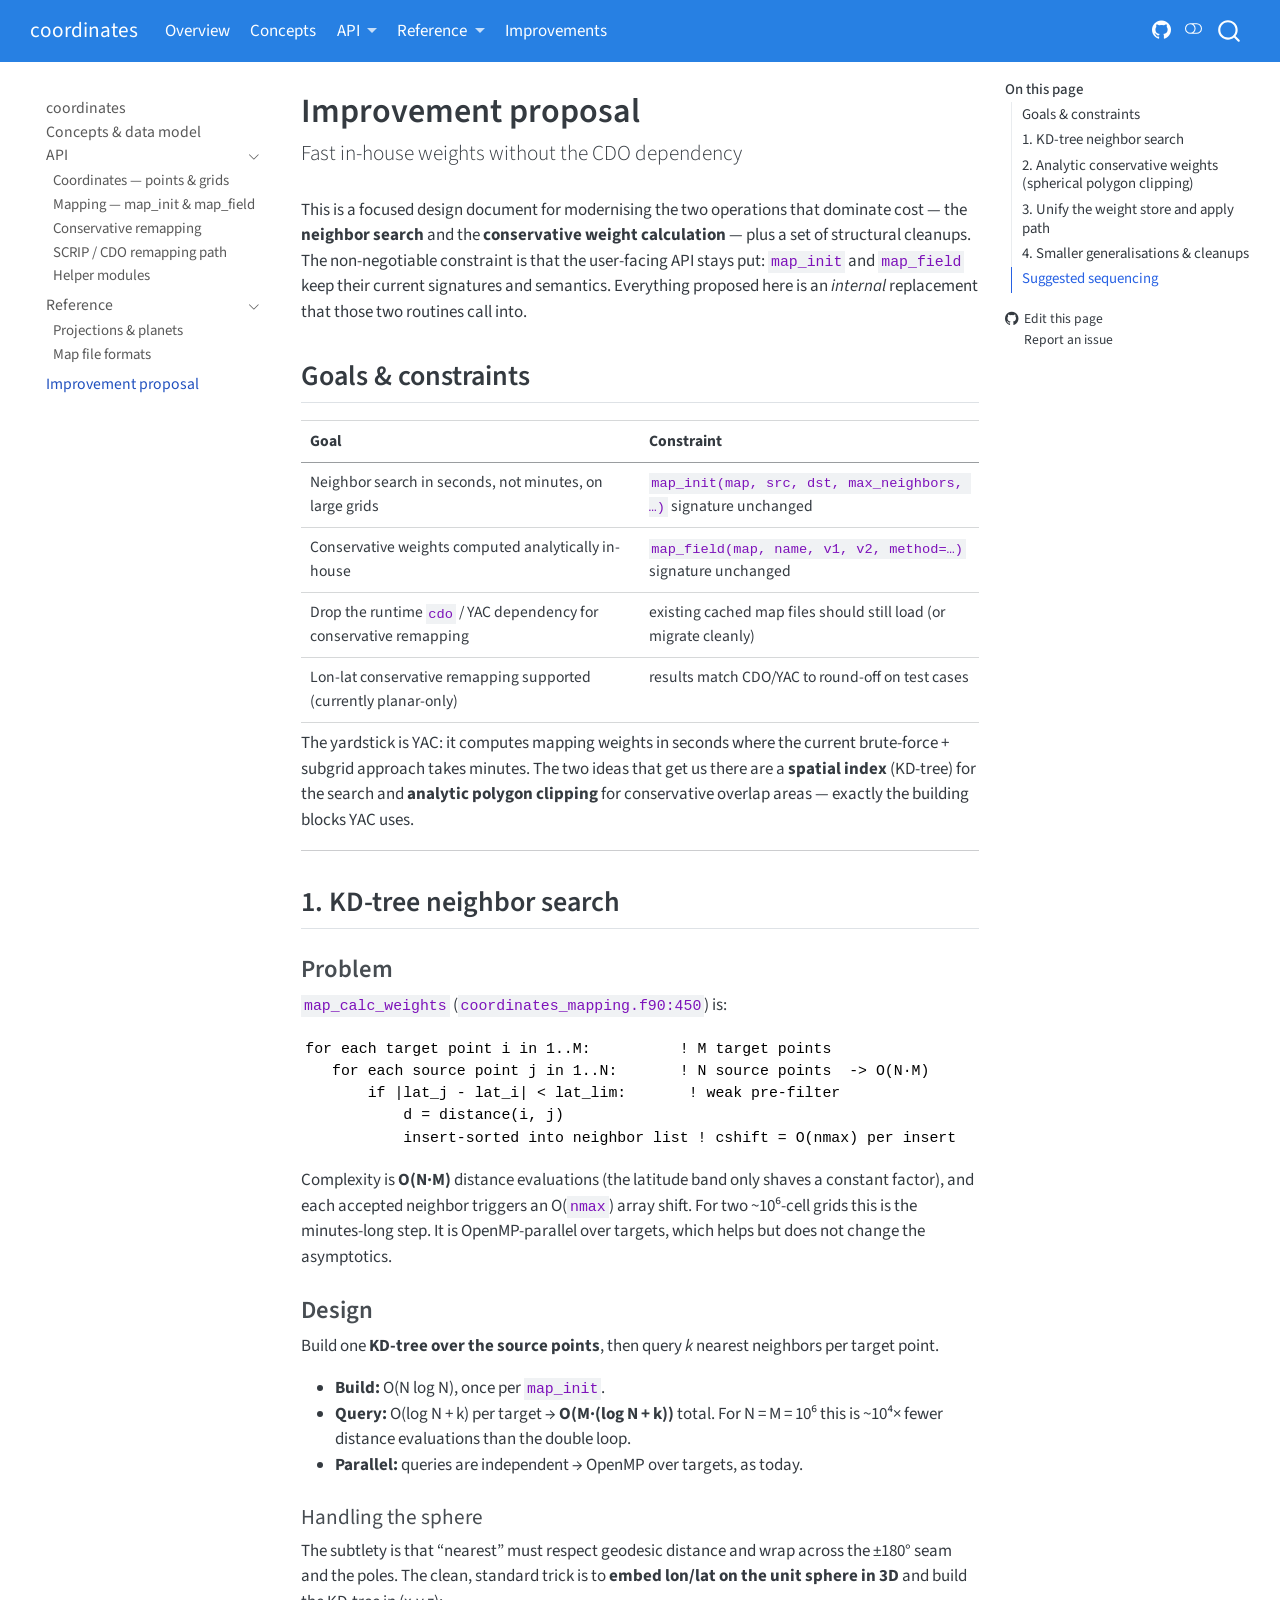
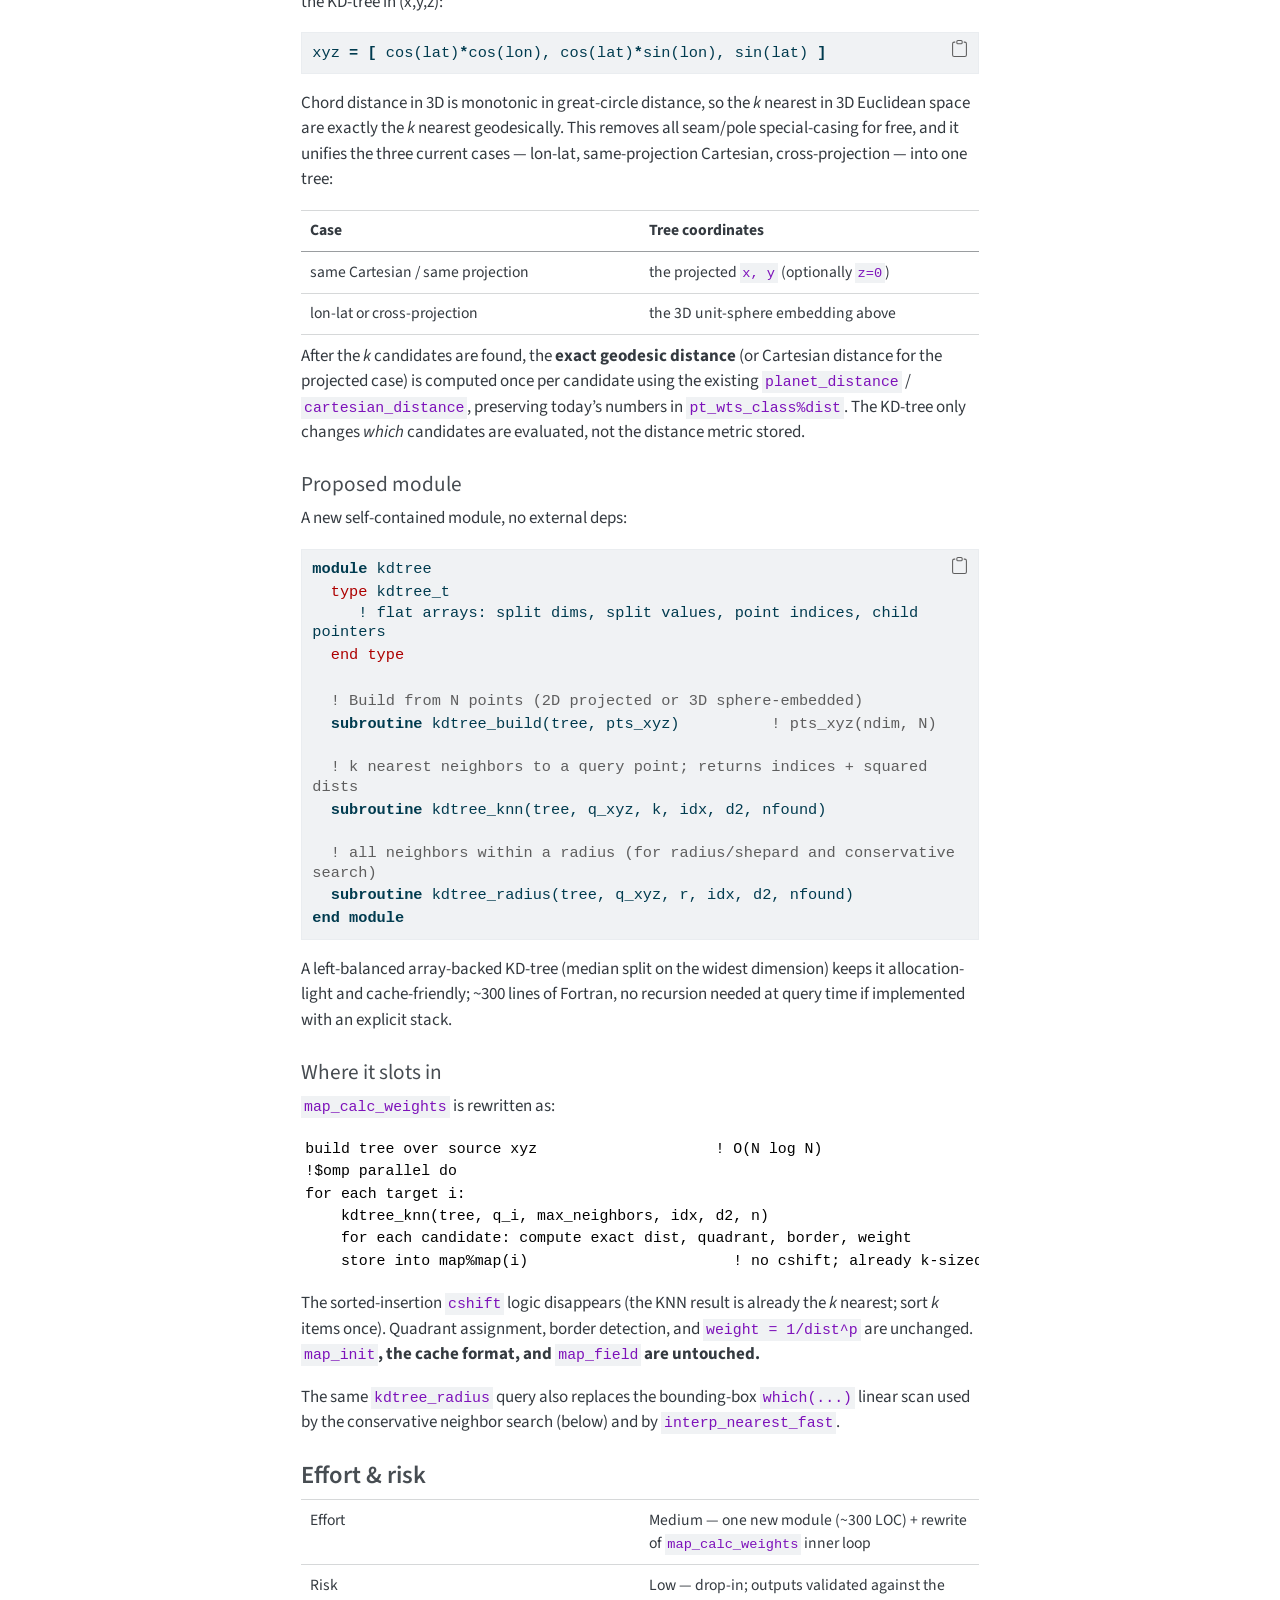
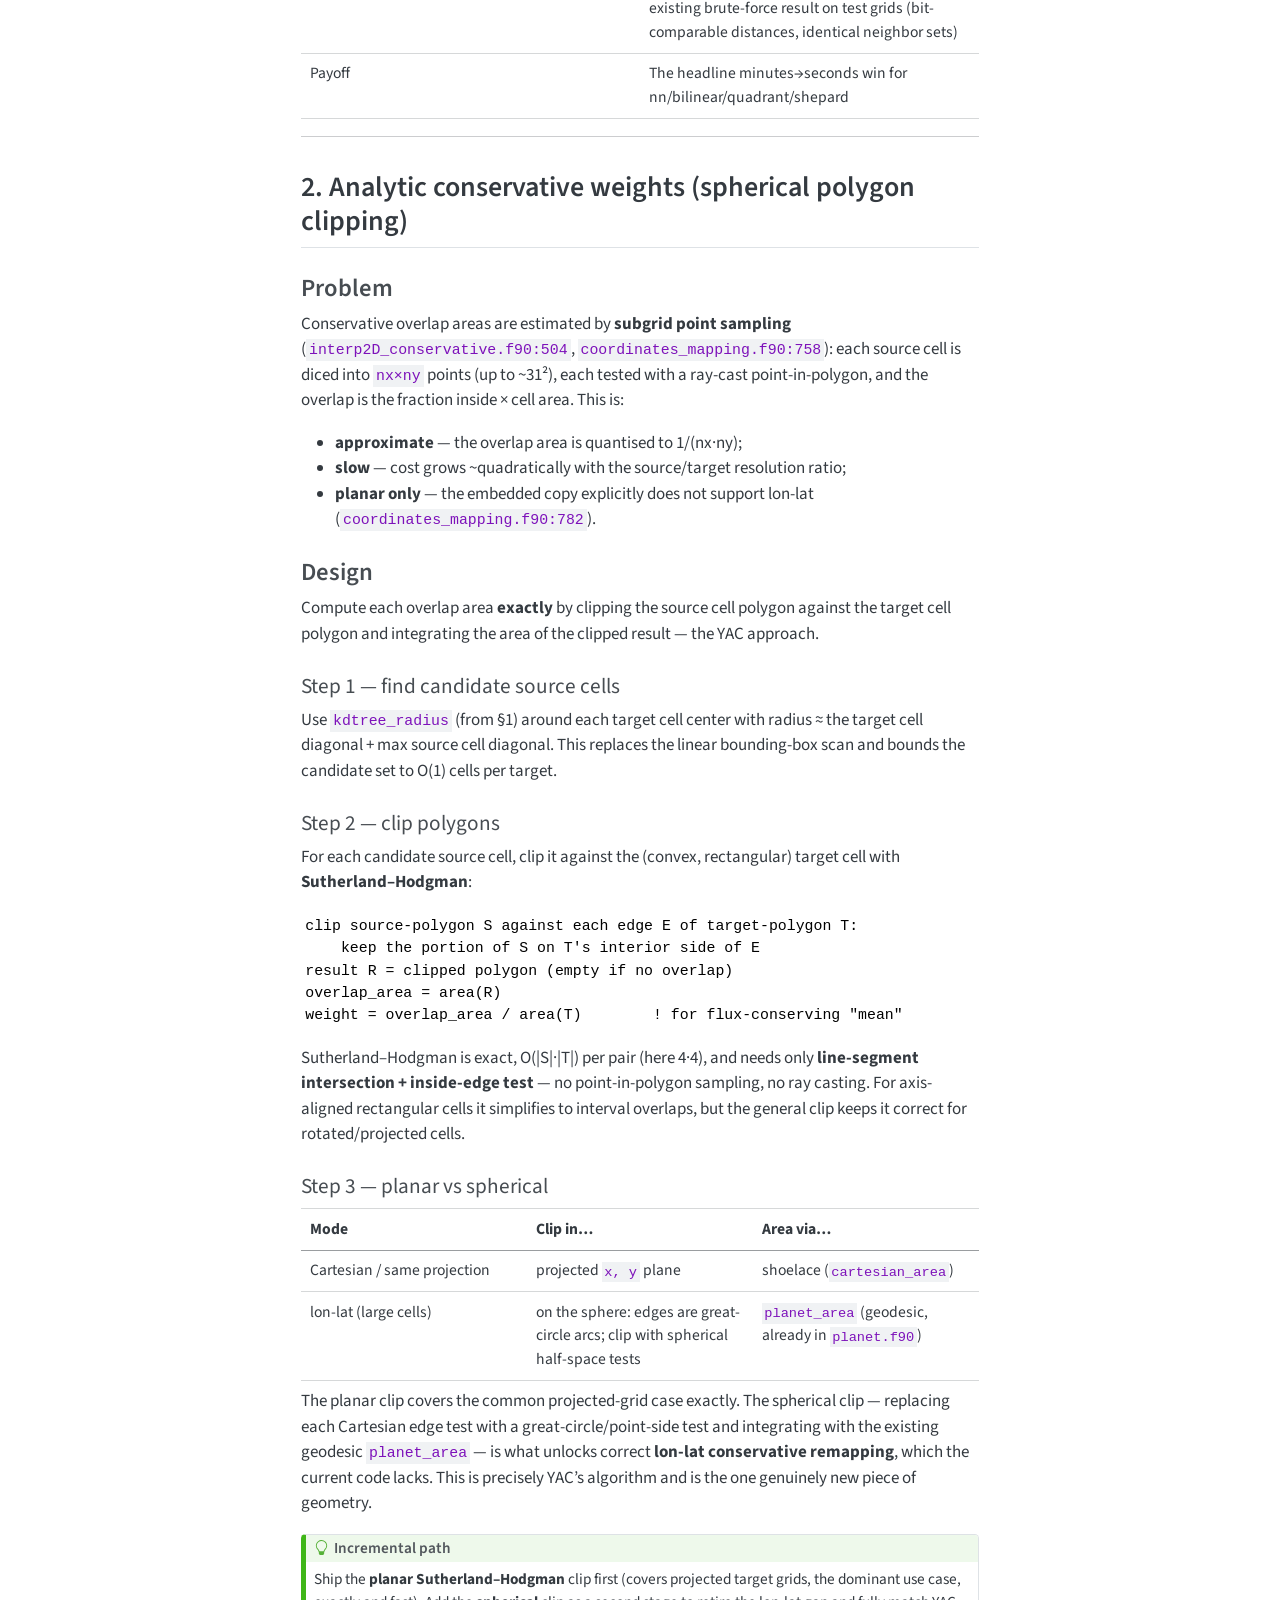
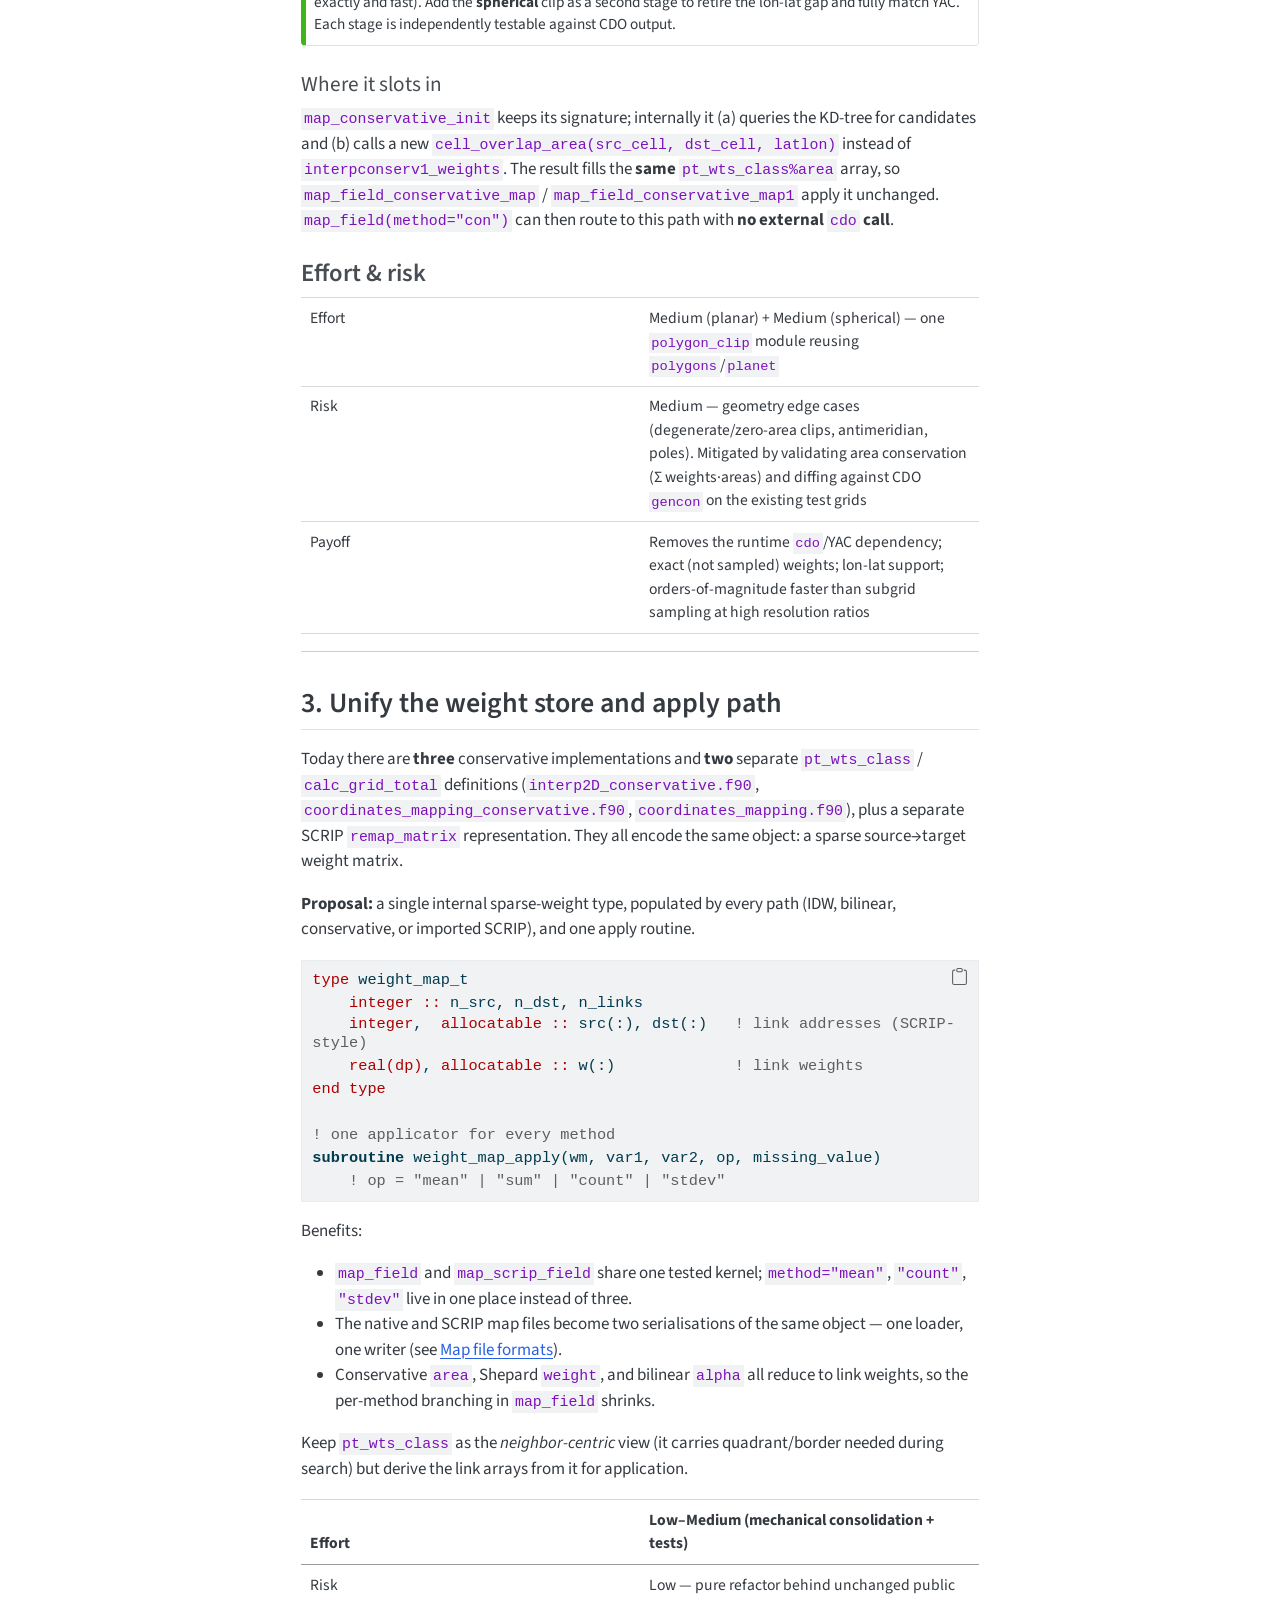
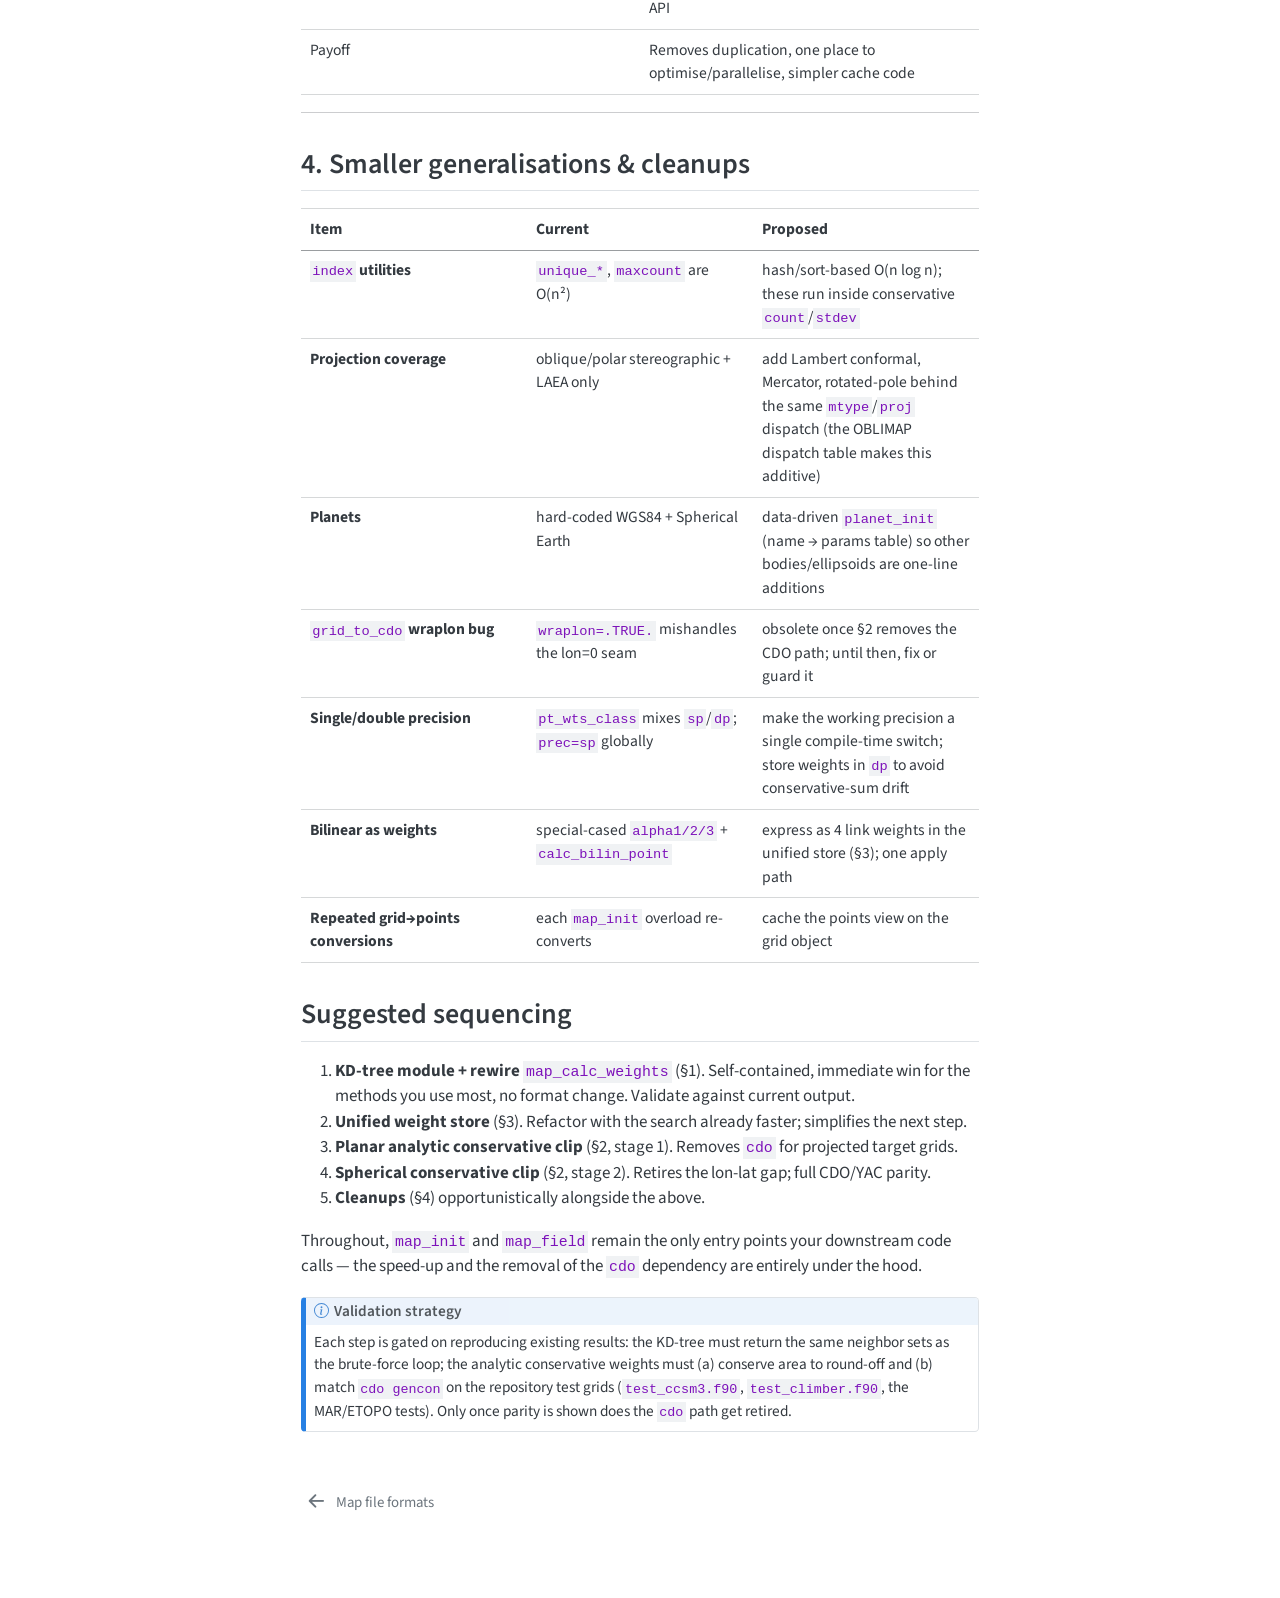
<file: improvements.html>
<!DOCTYPE html>
<html xmlns="http://www.w3.org/1999/xhtml" lang="en" xml:lang="en"><head>

<meta charset="utf-8">
<meta name="generator" content="quarto-1.9.38">

<meta name="viewport" content="width=device-width, initial-scale=1.0, user-scalable=yes">


<title>Improvement proposal – coordinates</title>
<style>
/* Default styles provided by pandoc.
** See https://pandoc.org/MANUAL.html#variables-for-html for config info.
*/
code{white-space: pre-wrap;}
span.smallcaps{font-variant: small-caps;}
div.columns{display: flex; gap: min(4vw, 1.5em);}
div.column{flex: auto; overflow-x: auto;}
div.hanging-indent{margin-left: 1.5em; text-indent: -1.5em;}
ul.task-list{list-style: none;}
ul.task-list li input[type="checkbox"] {
  width: 0.8em;
  margin: 0 0.8em 0.2em -1em; /* quarto-specific, see https://github.com/quarto-dev/quarto-cli/issues/4556 */ 
  vertical-align: middle;
}
/* CSS for syntax highlighting */
html { -webkit-text-size-adjust: 100%; }
pre > code.sourceCode { white-space: pre; position: relative; }
pre > code.sourceCode > span { display: inline-block; line-height: 1.25; }
pre > code.sourceCode > span:empty { height: 1.2em; }
.sourceCode { overflow: visible; }
code.sourceCode > span { color: inherit; text-decoration: inherit; }
div.sourceCode { margin: 1em 0; }
pre.sourceCode { margin: 0; }
@media screen {
div.sourceCode { overflow: auto; }
}
@media print {
pre > code.sourceCode { white-space: pre-wrap; }
pre > code.sourceCode > span { text-indent: -5em; padding-left: 5em; }
}
pre.numberSource code
  { counter-reset: source-line 0; }
pre.numberSource code > span
  { position: relative; left: -4em; counter-increment: source-line; }
pre.numberSource code > span > a:first-child::before
  { content: counter(source-line);
    position: relative; left: -1em; text-align: right; vertical-align: baseline;
    border: none; display: inline-block;
    -webkit-touch-callout: none; -webkit-user-select: none;
    -khtml-user-select: none; -moz-user-select: none;
    -ms-user-select: none; user-select: none;
    padding: 0 4px; width: 4em;
  }
pre.numberSource { margin-left: 3em;  padding-left: 4px; }
div.sourceCode
  {   }
@media screen {
pre > code.sourceCode > span > a:first-child::before { text-decoration: underline; }
}
</style>


<script src="site_libs/quarto-nav/quarto-nav.js"></script>
<script src="site_libs/quarto-nav/headroom.min.js"></script>
<script src="site_libs/clipboard/clipboard.min.js"></script>
<script src="site_libs/quarto-search/autocomplete.umd.js"></script>
<script src="site_libs/quarto-search/fuse.min.js"></script>
<script src="site_libs/quarto-search/quarto-search.js"></script>
<meta name="quarto:offset" content="./">
<link href="./reference/map-file-format.html" rel="prev">
<script src="site_libs/quarto-html/quarto.js" type="module"></script>
<script src="site_libs/quarto-html/tabsets/tabsets.js" type="module"></script>
<script src="site_libs/quarto-html/popper.min.js"></script>
<script src="site_libs/quarto-html/tippy.umd.min.js"></script>
<script src="site_libs/quarto-html/anchor.min.js"></script>
<link href="site_libs/quarto-html/tippy.css" rel="stylesheet">
<link href="site_libs/quarto-html/quarto-syntax-highlighting-15634bcf2e68342d4ad2dfa704d543f6.css" rel="stylesheet" class="quarto-color-scheme" id="quarto-text-highlighting-styles">
<link href="site_libs/quarto-html/quarto-syntax-highlighting-dark-0a6b7249c26820e032cb0bd839ff02b1.css" rel="stylesheet" class="quarto-color-scheme quarto-color-alternate" id="quarto-text-highlighting-styles">
<link href="site_libs/quarto-html/quarto-syntax-highlighting-15634bcf2e68342d4ad2dfa704d543f6.css" rel="stylesheet" class="quarto-color-scheme-extra" id="quarto-text-highlighting-styles">
<script src="site_libs/bootstrap/bootstrap.min.js"></script>
<link href="site_libs/bootstrap/bootstrap-icons.css" rel="stylesheet">
<link href="site_libs/bootstrap/bootstrap-6c645bba97489949a6ce198fa08f5136.min.css" rel="stylesheet" append-hash="true" class="quarto-color-scheme" id="quarto-bootstrap" data-mode="light">
<link href="site_libs/bootstrap/bootstrap-dark-ee16de7c3afa18fce055331efaaa6bb8.min.css" rel="stylesheet" append-hash="true" class="quarto-color-scheme quarto-color-alternate" id="quarto-bootstrap" data-mode="dark">
<link href="site_libs/bootstrap/bootstrap-6c645bba97489949a6ce198fa08f5136.min.css" rel="stylesheet" append-hash="true" class="quarto-color-scheme-extra" id="quarto-bootstrap" data-mode="light">
<script id="quarto-search-options" type="application/json">{
  "location": "navbar",
  "copy-button": false,
  "collapse-after": 3,
  "panel-placement": "end",
  "type": "overlay",
  "limit": 50,
  "keyboard-shortcut": [
    "f",
    "/",
    "s"
  ],
  "show-item-context": false,
  "language": {
    "search-no-results-text": "No results",
    "search-matching-documents-text": "matching documents",
    "search-copy-link-title": "Copy link to search",
    "search-hide-matches-text": "Hide additional matches",
    "search-more-match-text": "more match in this document",
    "search-more-matches-text": "more matches in this document",
    "search-clear-button-title": "Clear",
    "search-text-placeholder": "",
    "search-detached-cancel-button-title": "Cancel",
    "search-submit-button-title": "Submit",
    "search-label": "Search"
  }
}</script>


<link rel="stylesheet" href="styles.css">
</head>

<body class="nav-sidebar floating nav-fixed quarto-light"><script id="quarto-html-before-body" type="application/javascript">
    const toggleBodyColorMode = (bsSheetEl) => {
      const mode = bsSheetEl.getAttribute("data-mode");
      const bodyEl = window.document.querySelector("body");
      if (mode === "dark") {
        bodyEl.classList.add("quarto-dark");
        bodyEl.classList.remove("quarto-light");
      } else {
        bodyEl.classList.add("quarto-light");
        bodyEl.classList.remove("quarto-dark");
      }
    }
    const toggleBodyColorPrimary = () => {
      const bsSheetEl = window.document.querySelector("link#quarto-bootstrap:not([rel=disabled-stylesheet])");
      if (bsSheetEl) {
        toggleBodyColorMode(bsSheetEl);
      }
    }
    const setColorSchemeToggle = (alternate) => {
      const toggles = window.document.querySelectorAll('.quarto-color-scheme-toggle');
      for (let i=0; i < toggles.length; i++) {
        const toggle = toggles[i];
        if (toggle) {
          if (alternate) {
            toggle.classList.add("alternate");
          } else {
            toggle.classList.remove("alternate");
          }
        }
      }
    };
    const toggleColorMode = (alternate) => {
      // Switch the stylesheets
      const primaryStylesheets = window.document.querySelectorAll('link.quarto-color-scheme:not(.quarto-color-alternate)');
      const alternateStylesheets = window.document.querySelectorAll('link.quarto-color-scheme.quarto-color-alternate');
      manageTransitions('#quarto-margin-sidebar .nav-link', false);
      if (alternate) {
        // note: dark is layered on light, we don't disable primary!
        enableStylesheet(alternateStylesheets);
        for (const sheetNode of alternateStylesheets) {
          if (sheetNode.id === "quarto-bootstrap") {
            toggleBodyColorMode(sheetNode);
          }
        }
      } else {
        disableStylesheet(alternateStylesheets);
        enableStylesheet(primaryStylesheets)
        toggleBodyColorPrimary();
      }
      manageTransitions('#quarto-margin-sidebar .nav-link', true);
      // Switch the toggles
      setColorSchemeToggle(alternate)
      // Hack to workaround the fact that safari doesn't
      // properly recolor the scrollbar when toggling (#1455)
      if (navigator.userAgent.indexOf('Safari') > 0 && navigator.userAgent.indexOf('Chrome') == -1) {
        manageTransitions("body", false);
        window.scrollTo(0, 1);
        setTimeout(() => {
          window.scrollTo(0, 0);
          manageTransitions("body", true);
        }, 40);
      }
    }
    const disableStylesheet = (stylesheets) => {
      for (let i=0; i < stylesheets.length; i++) {
        const stylesheet = stylesheets[i];
        stylesheet.rel = 'disabled-stylesheet';
      }
    }
    const enableStylesheet = (stylesheets) => {
      for (let i=0; i < stylesheets.length; i++) {
        const stylesheet = stylesheets[i];
        if(stylesheet.rel !== 'stylesheet') { // for Chrome, which will still FOUC without this check
          stylesheet.rel = 'stylesheet';
        }
      }
    }
    const manageTransitions = (selector, allowTransitions) => {
      const els = window.document.querySelectorAll(selector);
      for (let i=0; i < els.length; i++) {
        const el = els[i];
        if (allowTransitions) {
          el.classList.remove('notransition');
        } else {
          el.classList.add('notransition');
        }
      }
    }
    const isFileUrl = () => {
      return window.location.protocol === 'file:';
    }
    const hasAlternateSentinel = () => {
      let styleSentinel = getColorSchemeSentinel();
      if (styleSentinel !== null) {
        return styleSentinel === "alternate";
      } else {
        return false;
      }
    }
    const setStyleSentinel = (alternate) => {
      const value = alternate ? "alternate" : "default";
      if (!isFileUrl()) {
        window.localStorage.setItem("quarto-color-scheme", value);
      } else {
        localAlternateSentinel = value;
      }
    }
    const getColorSchemeSentinel = () => {
      if (!isFileUrl()) {
        const storageValue = window.localStorage.getItem("quarto-color-scheme");
        return storageValue != null ? storageValue : localAlternateSentinel;
      } else {
        return localAlternateSentinel;
      }
    }
    const toggleGiscusIfUsed = (isAlternate, darkModeDefault) => {
      const baseTheme = document.querySelector('#giscus-base-theme')?.value ?? 'light';
      const alternateTheme = document.querySelector('#giscus-alt-theme')?.value ?? 'dark';
      let newTheme = '';
      if(authorPrefersDark) {
        newTheme = isAlternate ? baseTheme : alternateTheme;
      } else {
        newTheme = isAlternate ? alternateTheme : baseTheme;
      }
      const changeGiscusTheme = () => {
        // From: https://github.com/giscus/giscus/issues/336
        const sendMessage = (message) => {
          const iframe = document.querySelector('iframe.giscus-frame');
          if (!iframe) return;
          iframe.contentWindow.postMessage({ giscus: message }, 'https://giscus.app');
        }
        sendMessage({
          setConfig: {
            theme: newTheme
          }
        });
      }
      const isGiscussLoaded = window.document.querySelector('iframe.giscus-frame') !== null;
      if (isGiscussLoaded) {
        changeGiscusTheme();
      }
    };
    const authorPrefersDark = false;
    const darkModeDefault = authorPrefersDark;
      document.querySelector('link#quarto-text-highlighting-styles.quarto-color-scheme-extra').rel = 'disabled-stylesheet';
      document.querySelector('link#quarto-bootstrap.quarto-color-scheme-extra').rel = 'disabled-stylesheet';
    let localAlternateSentinel = darkModeDefault ? 'alternate' : 'default';
    // Dark / light mode switch
    window.quartoToggleColorScheme = () => {
      // Read the current dark / light value
      let toAlternate = !hasAlternateSentinel();
      toggleColorMode(toAlternate);
      setStyleSentinel(toAlternate);
      toggleGiscusIfUsed(toAlternate, darkModeDefault);
      window.dispatchEvent(new Event('resize'));
    };
    // Switch to dark mode if need be
    if (hasAlternateSentinel()) {
      toggleColorMode(true);
    } else {
      toggleColorMode(false);
    }
  </script>

<div id="quarto-search-results"></div>
  <header id="quarto-header" class="headroom fixed-top">
    <nav class="navbar navbar-expand-lg " data-bs-theme="dark">
      <div class="navbar-container container-fluid">
      <div class="navbar-brand-container mx-auto">
    <a class="navbar-brand" href="./index.html">
    <span class="navbar-title">coordinates</span>
    </a>
  </div>
            <div id="quarto-search" class="" title="Search"></div>
          <button class="navbar-toggler" type="button" data-bs-toggle="collapse" data-bs-target="#navbarCollapse" aria-controls="navbarCollapse" role="menu" aria-expanded="false" aria-label="Toggle navigation" onclick="if (window.quartoToggleHeadroom) { window.quartoToggleHeadroom(); }">
  <span class="navbar-toggler-icon"></span>
</button>
          <div class="collapse navbar-collapse" id="navbarCollapse">
            <ul class="navbar-nav navbar-nav-scroll me-auto">
  <li class="nav-item">
    <a class="nav-link active" href="./index.html" aria-current="page"> 
<span class="menu-text">Overview</span></a>
  </li>  
  <li class="nav-item">
    <a class="nav-link" href="./concepts.html"> 
<span class="menu-text">Concepts</span></a>
  </li>  
  <li class="nav-item dropdown ">
    <a class="nav-link dropdown-toggle" href="#" id="nav-menu-api" role="link" data-bs-toggle="dropdown" aria-expanded="false">
 <span class="menu-text">API</span>
    </a>
    <ul class="dropdown-menu" aria-labelledby="nav-menu-api">    
        <li>
    <a class="dropdown-item" href="./api/coordinates.html">
 <span class="dropdown-text">Coordinates (points &amp; grid)</span></a>
  </li>  
        <li>
    <a class="dropdown-item" href="./api/mapping.html">
 <span class="dropdown-text">Mapping (map_init / map_field)</span></a>
  </li>  
        <li>
    <a class="dropdown-item" href="./api/conservative.html">
 <span class="dropdown-text">Conservative remapping</span></a>
  </li>  
        <li>
    <a class="dropdown-item" href="./api/scrip-cdo.html">
 <span class="dropdown-text">SCRIP / CDO path</span></a>
  </li>  
        <li>
    <a class="dropdown-item" href="./api/helpers.html">
 <span class="dropdown-text">Helper modules</span></a>
  </li>  
    </ul>
  </li>
  <li class="nav-item dropdown ">
    <a class="nav-link dropdown-toggle" href="#" id="nav-menu-reference" role="link" data-bs-toggle="dropdown" aria-expanded="false">
 <span class="menu-text">Reference</span>
    </a>
    <ul class="dropdown-menu" aria-labelledby="nav-menu-reference">    
        <li>
    <a class="dropdown-item" href="./reference/projections.html">
 <span class="dropdown-text">Projections &amp; planets</span></a>
  </li>  
        <li>
    <a class="dropdown-item" href="./reference/map-file-format.html">
 <span class="dropdown-text">Map file formats</span></a>
  </li>  
    </ul>
  </li>
  <li class="nav-item">
    <a class="nav-link" href="./improvements.html"> 
<span class="menu-text">Improvements</span></a>
  </li>  
</ul>
            <ul class="navbar-nav navbar-nav-scroll ms-auto">
  <li class="nav-item compact">
    <a class="nav-link" href="https://github.com/fesmc/coordinates"> <i class="bi bi-github" role="img">
</i> 
<span class="menu-text"></span></a>
  </li>  
</ul>
          </div> <!-- /navcollapse -->
            <div class="quarto-navbar-tools">
  <a href="" class="quarto-color-scheme-toggle quarto-navigation-tool  px-1" onclick="window.quartoToggleColorScheme(); return false;" title="Toggle dark mode"><i class="bi"></i></a>
</div>
      </div> <!-- /container-fluid -->
    </nav>
  <nav class="quarto-secondary-nav">
    <div class="container-fluid d-flex">
      <button type="button" class="quarto-btn-toggle btn" data-bs-toggle="collapse" role="button" data-bs-target=".quarto-sidebar-collapse-item" aria-controls="quarto-sidebar" aria-expanded="false" aria-label="Toggle sidebar navigation" onclick="if (window.quartoToggleHeadroom) { window.quartoToggleHeadroom(); }">
        <i class="bi bi-layout-text-sidebar-reverse"></i>
      </button>
        <nav class="quarto-page-breadcrumbs" aria-label="breadcrumb"><ol class="breadcrumb"><li class="breadcrumb-item"><a href="./improvements.html">Improvement proposal</a></li></ol></nav>
        <a class="flex-grow-1" role="navigation" data-bs-toggle="collapse" data-bs-target=".quarto-sidebar-collapse-item" aria-controls="quarto-sidebar" aria-expanded="false" aria-label="Toggle sidebar navigation" onclick="if (window.quartoToggleHeadroom) { window.quartoToggleHeadroom(); }">      
        </a>
    </div>
  </nav>
</header>
<!-- content -->
<div id="quarto-content" class="quarto-container page-columns page-rows-contents page-layout-article page-navbar">
<!-- sidebar -->
  <nav id="quarto-sidebar" class="sidebar collapse collapse-horizontal quarto-sidebar-collapse-item sidebar-navigation floating overflow-auto">
    <div class="sidebar-menu-container"> 
    <ul class="list-unstyled mt-1">
        <li class="sidebar-item">
  <div class="sidebar-item-container"> 
  <a href="./index.html" class="sidebar-item-text sidebar-link">
 <span class="menu-text">coordinates</span></a>
  </div>
</li>
        <li class="sidebar-item">
  <div class="sidebar-item-container"> 
  <a href="./concepts.html" class="sidebar-item-text sidebar-link">
 <span class="menu-text">Concepts &amp; data model</span></a>
  </div>
</li>
        <li class="sidebar-item sidebar-item-section">
      <div class="sidebar-item-container"> 
            <a class="sidebar-item-text sidebar-link text-start" data-bs-toggle="collapse" data-bs-target="#quarto-sidebar-section-1" role="navigation" aria-expanded="true">
 <span class="menu-text">API</span></a>
          <a class="sidebar-item-toggle text-start" data-bs-toggle="collapse" data-bs-target="#quarto-sidebar-section-1" role="navigation" aria-expanded="true" aria-label="Toggle section">
            <i class="bi bi-chevron-right ms-2"></i>
          </a> 
      </div>
      <ul id="quarto-sidebar-section-1" class="collapse list-unstyled sidebar-section depth1 show">  
          <li class="sidebar-item">
  <div class="sidebar-item-container"> 
  <a href="./api/coordinates.html" class="sidebar-item-text sidebar-link">
 <span class="menu-text">Coordinates — points &amp; grids</span></a>
  </div>
</li>
          <li class="sidebar-item">
  <div class="sidebar-item-container"> 
  <a href="./api/mapping.html" class="sidebar-item-text sidebar-link">
 <span class="menu-text">Mapping — map_init &amp; map_field</span></a>
  </div>
</li>
          <li class="sidebar-item">
  <div class="sidebar-item-container"> 
  <a href="./api/conservative.html" class="sidebar-item-text sidebar-link">
 <span class="menu-text">Conservative remapping</span></a>
  </div>
</li>
          <li class="sidebar-item">
  <div class="sidebar-item-container"> 
  <a href="./api/scrip-cdo.html" class="sidebar-item-text sidebar-link">
 <span class="menu-text">SCRIP / CDO remapping path</span></a>
  </div>
</li>
          <li class="sidebar-item">
  <div class="sidebar-item-container"> 
  <a href="./api/helpers.html" class="sidebar-item-text sidebar-link">
 <span class="menu-text">Helper modules</span></a>
  </div>
</li>
      </ul>
  </li>
        <li class="sidebar-item sidebar-item-section">
      <div class="sidebar-item-container"> 
            <a class="sidebar-item-text sidebar-link text-start" data-bs-toggle="collapse" data-bs-target="#quarto-sidebar-section-2" role="navigation" aria-expanded="true">
 <span class="menu-text">Reference</span></a>
          <a class="sidebar-item-toggle text-start" data-bs-toggle="collapse" data-bs-target="#quarto-sidebar-section-2" role="navigation" aria-expanded="true" aria-label="Toggle section">
            <i class="bi bi-chevron-right ms-2"></i>
          </a> 
      </div>
      <ul id="quarto-sidebar-section-2" class="collapse list-unstyled sidebar-section depth1 show">  
          <li class="sidebar-item">
  <div class="sidebar-item-container"> 
  <a href="./reference/projections.html" class="sidebar-item-text sidebar-link">
 <span class="menu-text">Projections &amp; planets</span></a>
  </div>
</li>
          <li class="sidebar-item">
  <div class="sidebar-item-container"> 
  <a href="./reference/map-file-format.html" class="sidebar-item-text sidebar-link">
 <span class="menu-text">Map file formats</span></a>
  </div>
</li>
      </ul>
  </li>
        <li class="sidebar-item">
  <div class="sidebar-item-container"> 
  <a href="./improvements.html" class="sidebar-item-text sidebar-link active">
 <span class="menu-text">Improvement proposal</span></a>
  </div>
</li>
    </ul>
    </div>
</nav>
<div id="quarto-sidebar-glass" class="quarto-sidebar-collapse-item" data-bs-toggle="collapse" data-bs-target=".quarto-sidebar-collapse-item"></div>
<!-- margin-sidebar -->
    <div id="quarto-margin-sidebar" class="sidebar margin-sidebar">
        <nav id="TOC" role="doc-toc" class="toc-active">
    <h2 id="toc-title">On this page</h2>
   
  <ul>
  <li><a href="#goals-constraints" id="toc-goals-constraints" class="nav-link active" data-scroll-target="#goals-constraints">Goals &amp; constraints</a></li>
  <li><a href="#kd-tree-neighbor-search" id="toc-kd-tree-neighbor-search" class="nav-link" data-scroll-target="#kd-tree-neighbor-search">1. KD-tree neighbor search</a>
  <ul class="collapse">
  <li><a href="#problem" id="toc-problem" class="nav-link" data-scroll-target="#problem">Problem</a></li>
  <li><a href="#design" id="toc-design" class="nav-link" data-scroll-target="#design">Design</a></li>
  <li><a href="#effort-risk" id="toc-effort-risk" class="nav-link" data-scroll-target="#effort-risk">Effort &amp; risk</a></li>
  </ul></li>
  <li><a href="#analytic-conservative-weights-spherical-polygon-clipping" id="toc-analytic-conservative-weights-spherical-polygon-clipping" class="nav-link" data-scroll-target="#analytic-conservative-weights-spherical-polygon-clipping">2. Analytic conservative weights (spherical polygon clipping)</a>
  <ul class="collapse">
  <li><a href="#problem-1" id="toc-problem-1" class="nav-link" data-scroll-target="#problem-1">Problem</a></li>
  <li><a href="#design-1" id="toc-design-1" class="nav-link" data-scroll-target="#design-1">Design</a></li>
  <li><a href="#effort-risk-1" id="toc-effort-risk-1" class="nav-link" data-scroll-target="#effort-risk-1">Effort &amp; risk</a></li>
  </ul></li>
  <li><a href="#unify-the-weight-store-and-apply-path" id="toc-unify-the-weight-store-and-apply-path" class="nav-link" data-scroll-target="#unify-the-weight-store-and-apply-path">3. Unify the weight store and apply path</a></li>
  <li><a href="#smaller-generalisations-cleanups" id="toc-smaller-generalisations-cleanups" class="nav-link" data-scroll-target="#smaller-generalisations-cleanups">4. Smaller generalisations &amp; cleanups</a></li>
  <li><a href="#suggested-sequencing" id="toc-suggested-sequencing" class="nav-link" data-scroll-target="#suggested-sequencing">Suggested sequencing</a></li>
  </ul>
<div class="toc-actions"><ul><li><a href="https://github.com/fesmc/coordinates/edit/main/improvements.qmd" class="toc-action"><i class="bi bi-github"></i>Edit this page</a></li><li><a href="https://github.com/fesmc/coordinates/issues/new" class="toc-action"><i class="bi empty"></i>Report an issue</a></li></ul></div></nav>
    </div>
<!-- main -->
<main class="content" id="quarto-document-content">


<header id="title-block-header" class="quarto-title-block default">
<div class="quarto-title">
<h1 class="title">Improvement proposal</h1>
<p class="subtitle lead">Fast in-house weights without the CDO dependency</p>
</div>



<div class="quarto-title-meta">

    
  
    
  </div>
  


</header>


<p>This is a focused design document for modernising the two operations that dominate cost — the <strong>neighbor search</strong> and the <strong>conservative weight calculation</strong> — plus a set of structural cleanups. The non-negotiable constraint is that the user-facing API stays put: <code>map_init</code> and <code>map_field</code> keep their current signatures and semantics. Everything proposed here is an <em>internal</em> replacement that those two routines call into.</p>
<section id="goals-constraints" class="level2">
<h2 class="anchored" data-anchor-id="goals-constraints">Goals &amp; constraints</h2>
<table class="caption-top table">
<colgroup>
<col style="width: 50%">
<col style="width: 50%">
</colgroup>
<thead>
<tr class="header">
<th>Goal</th>
<th>Constraint</th>
</tr>
</thead>
<tbody>
<tr class="odd">
<td>Neighbor search in seconds, not minutes, on large grids</td>
<td><code>map_init(map, src, dst, max_neighbors, …)</code> signature unchanged</td>
</tr>
<tr class="even">
<td>Conservative weights computed analytically in-house</td>
<td><code>map_field(map, name, v1, v2, method=…)</code> signature unchanged</td>
</tr>
<tr class="odd">
<td>Drop the runtime <code>cdo</code> / YAC dependency for conservative remapping</td>
<td>existing cached map files should still load (or migrate cleanly)</td>
</tr>
<tr class="even">
<td>Lon-lat conservative remapping supported (currently planar-only)</td>
<td>results match CDO/YAC to round-off on test cases</td>
</tr>
</tbody>
</table>
<p>The yardstick is YAC: it computes mapping weights in seconds where the current brute-force + subgrid approach takes minutes. The two ideas that get us there are a <strong>spatial index</strong> (KD-tree) for the search and <strong>analytic polygon clipping</strong> for conservative overlap areas — exactly the building blocks YAC uses.</p>
<hr>
</section>
<section id="kd-tree-neighbor-search" class="level2">
<h2 class="anchored" data-anchor-id="kd-tree-neighbor-search">1. KD-tree neighbor search</h2>
<section id="problem" class="level3">
<h3 class="anchored" data-anchor-id="problem">Problem</h3>
<p><code>map_calc_weights</code> (<code>coordinates_mapping.f90:450</code>) is:</p>
<pre class="text"><code>for each target point i in 1..M:          ! M target points
   for each source point j in 1..N:       ! N source points  -&gt; O(N·M)
       if |lat_j - lat_i| &lt; lat_lim:       ! weak pre-filter
           d = distance(i, j)
           insert-sorted into neighbor list ! cshift = O(nmax) per insert</code></pre>
<p>Complexity is <strong>O(N·M)</strong> distance evaluations (the latitude band only shaves a constant factor), and each accepted neighbor triggers an O(<code>nmax</code>) array shift. For two ~10⁶-cell grids this is the minutes-long step. It is OpenMP-parallel over targets, which helps but does not change the asymptotics.</p>
</section>
<section id="design" class="level3">
<h3 class="anchored" data-anchor-id="design">Design</h3>
<p>Build one <strong>KD-tree over the source points</strong>, then query <em>k</em> nearest neighbors per target point.</p>
<ul>
<li><strong>Build:</strong> O(N log N), once per <code>map_init</code>.</li>
<li><strong>Query:</strong> O(log N + k) per target → <strong>O(M·(log N + k))</strong> total. For N = M = 10⁶ this is ~10⁴× fewer distance evaluations than the double loop.</li>
<li><strong>Parallel:</strong> queries are independent → OpenMP over targets, as today.</li>
</ul>
<section id="handling-the-sphere" class="level4">
<h4 class="anchored" data-anchor-id="handling-the-sphere">Handling the sphere</h4>
<p>The subtlety is that “nearest” must respect geodesic distance and wrap across the ±180° seam and the poles. The clean, standard trick is to <strong>embed lon/lat on the unit sphere in 3D</strong> and build the KD-tree in (x,y,z):</p>
<div class="code-copy-outer-scaffold"><div class="sourceCode" id="cb2"><pre class="sourceCode fortran code-with-copy"><code class="sourceCode fortranfixed"><span id="cb2-1"><a href="#cb2-1" aria-hidden="true" tabindex="-1"></a>xyz <span class="kw">=</span> <span class="kw">[</span> <span class="bu">cos</span>(lat)<span class="kw">*</span><span class="bu">cos</span>(lon), <span class="bu">cos</span>(lat)<span class="kw">*</span><span class="bu">sin</span>(lon), <span class="bu">sin</span>(lat) <span class="kw">]</span></span></code></pre></div><button title="Copy to Clipboard" class="code-copy-button"><i class="bi"></i></button></div>
<p>Chord distance in 3D is monotonic in great-circle distance, so the <em>k</em> nearest in 3D Euclidean space are exactly the <em>k</em> nearest geodesically. This removes all seam/pole special-casing for free, and it unifies the three current cases — lon-lat, same-projection Cartesian, cross-projection — into one tree:</p>
<table class="caption-top table">
<colgroup>
<col style="width: 50%">
<col style="width: 50%">
</colgroup>
<thead>
<tr class="header">
<th>Case</th>
<th>Tree coordinates</th>
</tr>
</thead>
<tbody>
<tr class="odd">
<td>same Cartesian / same projection</td>
<td>the projected <code>x, y</code> (optionally <code>z=0</code>)</td>
</tr>
<tr class="even">
<td>lon-lat or cross-projection</td>
<td>the 3D unit-sphere embedding above</td>
</tr>
</tbody>
</table>
<p>After the <em>k</em> candidates are found, the <strong>exact geodesic distance</strong> (or Cartesian distance for the projected case) is computed once per candidate using the existing <code>planet_distance</code> / <code>cartesian_distance</code>, preserving today’s numbers in <code>pt_wts_class%dist</code>. The KD-tree only changes <em>which</em> candidates are evaluated, not the distance metric stored.</p>
</section>
<section id="proposed-module" class="level4">
<h4 class="anchored" data-anchor-id="proposed-module">Proposed module</h4>
<p>A new self-contained module, no external deps:</p>
<div class="code-copy-outer-scaffold"><div class="sourceCode" id="cb3"><pre class="sourceCode fortran code-with-copy"><code class="sourceCode fortranfixed"><span id="cb3-1"><a href="#cb3-1" aria-hidden="true" tabindex="-1"></a><span class="kw">module</span> kdtree</span>
<span id="cb3-2"><a href="#cb3-2" aria-hidden="true" tabindex="-1"></a>  <span class="dt">type</span> kdtree_t</span>
<span id="cb3-3"><a href="#cb3-3" aria-hidden="true" tabindex="-1"></a><span class="bu">     !</span> flat arrays: split dims, split values, point indices, child pointers</span>
<span id="cb3-4"><a href="#cb3-4" aria-hidden="true" tabindex="-1"></a>  <span class="dt">end type</span></span>
<span id="cb3-5"><a href="#cb3-5" aria-hidden="true" tabindex="-1"></a></span>
<span id="cb3-6"><a href="#cb3-6" aria-hidden="true" tabindex="-1"></a>  <span class="co">! Build from N points (2D projected or 3D sphere-embedded)</span></span>
<span id="cb3-7"><a href="#cb3-7" aria-hidden="true" tabindex="-1"></a>  <span class="kw">subroutine</span> kdtree_build(tree, pts_xyz)          <span class="co">! pts_xyz(ndim, N)</span></span>
<span id="cb3-8"><a href="#cb3-8" aria-hidden="true" tabindex="-1"></a></span>
<span id="cb3-9"><a href="#cb3-9" aria-hidden="true" tabindex="-1"></a>  <span class="co">! k nearest neighbors to a query point; returns indices + squared dists</span></span>
<span id="cb3-10"><a href="#cb3-10" aria-hidden="true" tabindex="-1"></a>  <span class="kw">subroutine</span> kdtree_knn(tree, q_xyz, k, idx, d2, nfound)</span>
<span id="cb3-11"><a href="#cb3-11" aria-hidden="true" tabindex="-1"></a></span>
<span id="cb3-12"><a href="#cb3-12" aria-hidden="true" tabindex="-1"></a>  <span class="co">! all neighbors within a radius (for radius/shepard and conservative search)</span></span>
<span id="cb3-13"><a href="#cb3-13" aria-hidden="true" tabindex="-1"></a>  <span class="kw">subroutine</span> kdtree_radius(tree, q_xyz, r, idx, d2, nfound)</span>
<span id="cb3-14"><a href="#cb3-14" aria-hidden="true" tabindex="-1"></a><span class="kw">end module</span></span></code></pre></div><button title="Copy to Clipboard" class="code-copy-button"><i class="bi"></i></button></div>
<p>A left-balanced array-backed KD-tree (median split on the widest dimension) keeps it allocation-light and cache-friendly; ~300 lines of Fortran, no recursion needed at query time if implemented with an explicit stack.</p>
</section>
<section id="where-it-slots-in" class="level4">
<h4 class="anchored" data-anchor-id="where-it-slots-in">Where it slots in</h4>
<p><code>map_calc_weights</code> is rewritten as:</p>
<pre class="text"><code>build tree over source xyz                    ! O(N log N)
!$omp parallel do
for each target i:
    kdtree_knn(tree, q_i, max_neighbors, idx, d2, n)
    for each candidate: compute exact dist, quadrant, border, weight
    store into map%map(i)                       ! no cshift; already k-sized</code></pre>
<p>The sorted-insertion <code>cshift</code> logic disappears (the KNN result is already the <em>k</em> nearest; sort <em>k</em> items once). Quadrant assignment, border detection, and <code>weight = 1/dist^p</code> are unchanged. <strong><code>map_init</code>, the cache format, and <code>map_field</code> are untouched.</strong></p>
<p>The same <code>kdtree_radius</code> query also replaces the bounding-box <code>which(...)</code> linear scan used by the conservative neighbor search (below) and by <code>interp_nearest_fast</code>.</p>
</section>
</section>
<section id="effort-risk" class="level3">
<h3 class="anchored" data-anchor-id="effort-risk">Effort &amp; risk</h3>
<table class="caption-top table">
<colgroup>
<col style="width: 50%">
<col style="width: 50%">
</colgroup>
<tbody>
<tr class="odd">
<td>Effort</td>
<td>Medium — one new module (~300 LOC) + rewrite of <code>map_calc_weights</code> inner loop</td>
</tr>
<tr class="even">
<td>Risk</td>
<td>Low — drop-in; outputs validated against the existing brute-force result on test grids (bit-comparable distances, identical neighbor sets)</td>
</tr>
<tr class="odd">
<td>Payoff</td>
<td>The headline minutes→seconds win for nn/bilinear/quadrant/shepard</td>
</tr>
</tbody>
</table>
<hr>
</section>
</section>
<section id="analytic-conservative-weights-spherical-polygon-clipping" class="level2">
<h2 class="anchored" data-anchor-id="analytic-conservative-weights-spherical-polygon-clipping">2. Analytic conservative weights (spherical polygon clipping)</h2>
<section id="problem-1" class="level3">
<h3 class="anchored" data-anchor-id="problem-1">Problem</h3>
<p>Conservative overlap areas are estimated by <strong>subgrid point sampling</strong> (<code>interp2D_conservative.f90:504</code>, <code>coordinates_mapping.f90:758</code>): each source cell is diced into <code>nx×ny</code> points (up to ~31²), each tested with a ray-cast point-in-polygon, and the overlap is the fraction inside × cell area. This is:</p>
<ul>
<li><strong>approximate</strong> — the overlap area is quantised to 1/(nx·ny);</li>
<li><strong>slow</strong> — cost grows ~quadratically with the source/target resolution ratio;</li>
<li><strong>planar only</strong> — the embedded copy explicitly does not support lon-lat (<code>coordinates_mapping.f90:782</code>).</li>
</ul>
</section>
<section id="design-1" class="level3">
<h3 class="anchored" data-anchor-id="design-1">Design</h3>
<p>Compute each overlap area <strong>exactly</strong> by clipping the source cell polygon against the target cell polygon and integrating the area of the clipped result — the YAC approach.</p>
<section id="step-1-find-candidate-source-cells" class="level4">
<h4 class="anchored" data-anchor-id="step-1-find-candidate-source-cells">Step 1 — find candidate source cells</h4>
<p>Use <code>kdtree_radius</code> (from §1) around each target cell center with radius ≈ the target cell diagonal + max source cell diagonal. This replaces the linear bounding-box scan and bounds the candidate set to O(1) cells per target.</p>
</section>
<section id="step-2-clip-polygons" class="level4">
<h4 class="anchored" data-anchor-id="step-2-clip-polygons">Step 2 — clip polygons</h4>
<p>For each candidate source cell, clip it against the (convex, rectangular) target cell with <strong>Sutherland–Hodgman</strong>:</p>
<pre class="text"><code>clip source-polygon S against each edge E of target-polygon T:
    keep the portion of S on T's interior side of E
result R = clipped polygon (empty if no overlap)
overlap_area = area(R)
weight = overlap_area / area(T)        ! for flux-conserving "mean"</code></pre>
<p>Sutherland–Hodgman is exact, O(|S|·|T|) per pair (here 4·4), and needs only <strong>line-segment intersection + inside-edge test</strong> — no point-in-polygon sampling, no ray casting. For axis-aligned rectangular cells it simplifies to interval overlaps, but the general clip keeps it correct for rotated/projected cells.</p>
</section>
<section id="step-3-planar-vs-spherical" class="level4">
<h4 class="anchored" data-anchor-id="step-3-planar-vs-spherical">Step 3 — planar vs spherical</h4>
<table class="caption-top table">
<colgroup>
<col style="width: 33%">
<col style="width: 33%">
<col style="width: 33%">
</colgroup>
<thead>
<tr class="header">
<th>Mode</th>
<th>Clip in…</th>
<th>Area via…</th>
</tr>
</thead>
<tbody>
<tr class="odd">
<td>Cartesian / same projection</td>
<td>projected <code>x, y</code> plane</td>
<td>shoelace (<code>cartesian_area</code>)</td>
</tr>
<tr class="even">
<td>lon-lat (large cells)</td>
<td>on the sphere: edges are great-circle arcs; clip with spherical half-space tests</td>
<td><code>planet_area</code> (geodesic, already in <code>planet.f90</code>)</td>
</tr>
</tbody>
</table>
<p>The planar clip covers the common projected-grid case exactly. The spherical clip — replacing each Cartesian edge test with a great-circle/point-side test and integrating with the existing geodesic <code>planet_area</code> — is what unlocks correct <strong>lon-lat conservative remapping</strong>, which the current code lacks. This is precisely YAC’s algorithm and is the one genuinely new piece of geometry.</p>
<div class="callout callout-style-default callout-tip callout-titled">
<div class="callout-header d-flex align-content-center">
<div class="callout-icon-container">
<i class="callout-icon"></i>
</div>
<div class="callout-title-container flex-fill">
<span class="screen-reader-only">Tip</span>Incremental path
</div>
</div>
<div class="callout-body-container callout-body">
<p>Ship the <strong>planar Sutherland–Hodgman</strong> clip first (covers projected target grids, the dominant use case, exactly and fast). Add the <strong>spherical</strong> clip as a second stage to retire the lon-lat gap and fully match YAC. Each stage is independently testable against CDO output.</p>
</div>
</div>
</section>
<section id="where-it-slots-in-1" class="level4">
<h4 class="anchored" data-anchor-id="where-it-slots-in-1">Where it slots in</h4>
<p><code>map_conservative_init</code> keeps its signature; internally it (a) queries the KD-tree for candidates and (b) calls a new <code>cell_overlap_area(src_cell, dst_cell, latlon)</code> instead of <code>interpconserv1_weights</code>. The result fills the <strong>same</strong> <code>pt_wts_class%area</code> array, so <code>map_field_conservative_map</code> / <code>map_field_conservative_map1</code> apply it unchanged. <code>map_field(method="con")</code> can then route to this path with <strong>no external <code>cdo</code> call</strong>.</p>
</section>
</section>
<section id="effort-risk-1" class="level3">
<h3 class="anchored" data-anchor-id="effort-risk-1">Effort &amp; risk</h3>
<table class="caption-top table">
<colgroup>
<col style="width: 50%">
<col style="width: 50%">
</colgroup>
<tbody>
<tr class="odd">
<td>Effort</td>
<td>Medium (planar) + Medium (spherical) — one <code>polygon_clip</code> module reusing <code>polygons</code>/<code>planet</code></td>
</tr>
<tr class="even">
<td>Risk</td>
<td>Medium — geometry edge cases (degenerate/zero-area clips, antimeridian, poles). Mitigated by validating area conservation (Σ weights·areas) and diffing against CDO <code>gencon</code> on the existing test grids</td>
</tr>
<tr class="odd">
<td>Payoff</td>
<td>Removes the runtime <code>cdo</code>/YAC dependency; exact (not sampled) weights; lon-lat support; orders-of-magnitude faster than subgrid sampling at high resolution ratios</td>
</tr>
</tbody>
</table>
<hr>
</section>
</section>
<section id="unify-the-weight-store-and-apply-path" class="level2">
<h2 class="anchored" data-anchor-id="unify-the-weight-store-and-apply-path">3. Unify the weight store and apply path</h2>
<p>Today there are <strong>three</strong> conservative implementations and <strong>two</strong> separate <code>pt_wts_class</code> / <code>calc_grid_total</code> definitions (<code>interp2D_conservative.f90</code>, <code>coordinates_mapping_conservative.f90</code>, <code>coordinates_mapping.f90</code>), plus a separate SCRIP <code>remap_matrix</code> representation. They all encode the same object: a sparse source→target weight matrix.</p>
<p><strong>Proposal:</strong> a single internal sparse-weight type, populated by every path (IDW, bilinear, conservative, or imported SCRIP), and one apply routine.</p>
<div class="code-copy-outer-scaffold"><div class="sourceCode" id="cb6"><pre class="sourceCode fortran code-with-copy"><code class="sourceCode fortranfixed"><span id="cb6-1"><a href="#cb6-1" aria-hidden="true" tabindex="-1"></a><span class="dt">type</span> weight_map_t</span>
<span id="cb6-2"><a href="#cb6-2" aria-hidden="true" tabindex="-1"></a>    <span class="dt">integer</span> <span class="dt">::</span> n_src, n_dst, n_links</span>
<span id="cb6-3"><a href="#cb6-3" aria-hidden="true" tabindex="-1"></a>    <span class="dt">integer</span>,  <span class="dt">allocatable</span> <span class="dt">::</span> src(:), dst(:)   <span class="co">! link addresses (SCRIP-style)</span></span>
<span id="cb6-4"><a href="#cb6-4" aria-hidden="true" tabindex="-1"></a>    <span class="dt">real(dp)</span>, <span class="dt">allocatable</span> <span class="dt">::</span> w(:)             <span class="co">! link weights</span></span>
<span id="cb6-5"><a href="#cb6-5" aria-hidden="true" tabindex="-1"></a><span class="dt">end type</span></span>
<span id="cb6-6"><a href="#cb6-6" aria-hidden="true" tabindex="-1"></a></span>
<span id="cb6-7"><a href="#cb6-7" aria-hidden="true" tabindex="-1"></a><span class="co">! one applicator for every method</span></span>
<span id="cb6-8"><a href="#cb6-8" aria-hidden="true" tabindex="-1"></a><span class="kw">subroutine</span> weight_map_apply(wm, var1, var2, op, missing_value)</span>
<span id="cb6-9"><a href="#cb6-9" aria-hidden="true" tabindex="-1"></a>    <span class="co">! op = "mean" | "sum" | "count" | "stdev"</span></span></code></pre></div><button title="Copy to Clipboard" class="code-copy-button"><i class="bi"></i></button></div>
<p>Benefits:</p>
<ul>
<li><code>map_field</code> and <code>map_scrip_field</code> share one tested kernel; <code>method="mean"</code>, <code>"count"</code>, <code>"stdev"</code> live in one place instead of three.</li>
<li>The native and SCRIP map files become two serialisations of the same object — one loader, one writer (see <a href="./reference/map-file-format.html">Map file formats</a>).</li>
<li>Conservative <code>area</code>, Shepard <code>weight</code>, and bilinear <code>alpha</code> all reduce to link weights, so the per-method branching in <code>map_field</code> shrinks.</li>
</ul>
<p>Keep <code>pt_wts_class</code> as the <em>neighbor-centric</em> view (it carries quadrant/border needed during search) but derive the link arrays from it for application.</p>
<table class="caption-top table">
<colgroup>
<col style="width: 50%">
<col style="width: 50%">
</colgroup>
<thead>
<tr class="header">
<th>Effort</th>
<th>Low–Medium (mechanical consolidation + tests)</th>
</tr>
</thead>
<tbody>
<tr class="odd">
<td>Risk</td>
<td>Low — pure refactor behind unchanged public API</td>
</tr>
<tr class="even">
<td>Payoff</td>
<td>Removes duplication, one place to optimise/parallelise, simpler cache code</td>
</tr>
</tbody>
</table>
<hr>
</section>
<section id="smaller-generalisations-cleanups" class="level2">
<h2 class="anchored" data-anchor-id="smaller-generalisations-cleanups">4. Smaller generalisations &amp; cleanups</h2>
<table class="caption-top table">
<colgroup>
<col style="width: 33%">
<col style="width: 33%">
<col style="width: 33%">
</colgroup>
<thead>
<tr class="header">
<th>Item</th>
<th>Current</th>
<th>Proposed</th>
</tr>
</thead>
<tbody>
<tr class="odd">
<td><strong><code>index</code> utilities</strong></td>
<td><code>unique_*</code>, <code>maxcount</code> are O(n²)</td>
<td>hash/sort-based O(n log n); these run inside conservative <code>count</code>/<code>stdev</code></td>
</tr>
<tr class="even">
<td><strong>Projection coverage</strong></td>
<td>oblique/polar stereographic + LAEA only</td>
<td>add Lambert conformal, Mercator, rotated-pole behind the same <code>mtype</code>/<code>proj</code> dispatch (the OBLIMAP dispatch table makes this additive)</td>
</tr>
<tr class="odd">
<td><strong>Planets</strong></td>
<td>hard-coded WGS84 + Spherical Earth</td>
<td>data-driven <code>planet_init</code> (name → params table) so other bodies/ellipsoids are one-line additions</td>
</tr>
<tr class="even">
<td><strong><code>grid_to_cdo</code> wraplon bug</strong></td>
<td><code>wraplon=.TRUE.</code> mishandles the lon=0 seam</td>
<td>obsolete once §2 removes the CDO path; until then, fix or guard it</td>
</tr>
<tr class="odd">
<td><strong>Single/double precision</strong></td>
<td><code>pt_wts_class</code> mixes <code>sp</code>/<code>dp</code>; <code>prec=sp</code> globally</td>
<td>make the working precision a single compile-time switch; store weights in <code>dp</code> to avoid conservative-sum drift</td>
</tr>
<tr class="even">
<td><strong>Bilinear as weights</strong></td>
<td>special-cased <code>alpha1/2/3</code> + <code>calc_bilin_point</code></td>
<td>express as 4 link weights in the unified store (§3); one apply path</td>
</tr>
<tr class="odd">
<td><strong>Repeated grid→points conversions</strong></td>
<td>each <code>map_init</code> overload re-converts</td>
<td>cache the points view on the grid object</td>
</tr>
</tbody>
</table>
</section>
<section id="suggested-sequencing" class="level2">
<h2 class="anchored" data-anchor-id="suggested-sequencing">Suggested sequencing</h2>
<ol type="1">
<li><strong>KD-tree module + rewire <code>map_calc_weights</code></strong> (§1). Self-contained, immediate win for the methods you use most, no format change. Validate against current output.</li>
<li><strong>Unified weight store</strong> (§3). Refactor with the search already faster; simplifies the next step.</li>
<li><strong>Planar analytic conservative clip</strong> (§2, stage 1). Removes <code>cdo</code> for projected target grids.</li>
<li><strong>Spherical conservative clip</strong> (§2, stage 2). Retires the lon-lat gap; full CDO/YAC parity.</li>
<li><strong>Cleanups</strong> (§4) opportunistically alongside the above.</li>
</ol>
<p>Throughout, <code>map_init</code> and <code>map_field</code> remain the only entry points your downstream code calls — the speed-up and the removal of the <code>cdo</code> dependency are entirely under the hood.</p>
<div class="callout callout-style-default callout-note callout-titled">
<div class="callout-header d-flex align-content-center">
<div class="callout-icon-container">
<i class="callout-icon"></i>
</div>
<div class="callout-title-container flex-fill">
<span class="screen-reader-only">Note</span>Validation strategy
</div>
</div>
<div class="callout-body-container callout-body">
<p>Each step is gated on reproducing existing results: the KD-tree must return the same neighbor sets as the brute-force loop; the analytic conservative weights must (a) conserve area to round-off and (b) match <code>cdo gencon</code> on the repository test grids (<code>test_ccsm3.f90</code>, <code>test_climber.f90</code>, the MAR/ETOPO tests). Only once parity is shown does the <code>cdo</code> path get retired.</p>
</div>
</div>


</section>

</main> <!-- /main -->
<script id="quarto-html-after-body" type="application/javascript">
  window.document.addEventListener("DOMContentLoaded", function (event) {
    // Ensure there is a toggle, if there isn't float one in the top right
    if (window.document.querySelector('.quarto-color-scheme-toggle') === null) {
      const a = window.document.createElement('a');
      a.classList.add('top-right');
      a.classList.add('quarto-color-scheme-toggle');
      a.href = "";
      a.onclick = function() { try { window.quartoToggleColorScheme(); } catch {} return false; };
      const i = window.document.createElement("i");
      i.classList.add('bi');
      a.appendChild(i);
      window.document.body.appendChild(a);
    }
    setColorSchemeToggle(hasAlternateSentinel())
    const icon = "";
    const anchorJS = new window.AnchorJS();
    anchorJS.options = {
      placement: 'right',
      icon: icon
    };
    anchorJS.add('.anchored');
    const isCodeAnnotation = (el) => {
      for (const clz of el.classList) {
        if (clz.startsWith('code-annotation-')) {                     
          return true;
        }
      }
      return false;
    }
    const onCopySuccess = function(e) {
      // button target
      const button = e.trigger;
      // don't keep focus
      button.blur();
      // flash "checked"
      button.classList.add('code-copy-button-checked');
      var currentTitle = button.getAttribute("title");
      button.setAttribute("title", "Copied!");
      let tooltip;
      if (window.bootstrap) {
        button.setAttribute("data-bs-toggle", "tooltip");
        button.setAttribute("data-bs-placement", "left");
        button.setAttribute("data-bs-title", "Copied!");
        tooltip = new bootstrap.Tooltip(button, 
          { trigger: "manual", 
            customClass: "code-copy-button-tooltip",
            offset: [0, -8]});
        tooltip.show();    
      }
      setTimeout(function() {
        if (tooltip) {
          tooltip.hide();
          button.removeAttribute("data-bs-title");
          button.removeAttribute("data-bs-toggle");
          button.removeAttribute("data-bs-placement");
        }
        button.setAttribute("title", currentTitle);
        button.classList.remove('code-copy-button-checked');
      }, 1000);
      // clear code selection
      e.clearSelection();
    }
    const getTextToCopy = function(trigger) {
      const outerScaffold = trigger.parentElement.cloneNode(true);
      const codeEl = outerScaffold.querySelector('code');
      for (const childEl of codeEl.children) {
        if (isCodeAnnotation(childEl)) {
          childEl.remove();
        }
      }
      return codeEl.innerText;
    }
    const clipboard = new window.ClipboardJS('.code-copy-button:not([data-in-quarto-modal])', {
      text: getTextToCopy
    });
    clipboard.on('success', onCopySuccess);
    if (window.document.getElementById('quarto-embedded-source-code-modal')) {
      const clipboardModal = new window.ClipboardJS('.code-copy-button[data-in-quarto-modal]', {
        text: getTextToCopy,
        container: window.document.getElementById('quarto-embedded-source-code-modal')
      });
      clipboardModal.on('success', onCopySuccess);
    }
      var localhostRegex = new RegExp(/^(?:http|https):\/\/localhost\:?[0-9]*\//);
      var mailtoRegex = new RegExp(/^mailto:/);
        var filterRegex = new RegExp("https:\/\/fesmc\.github\.io\/coordinates");
      var isInternal = (href) => {
          return filterRegex.test(href) || localhostRegex.test(href) || mailtoRegex.test(href);
      }
      // Inspect non-navigation links and adorn them if external
     var links = window.document.querySelectorAll('a[href]:not(.nav-link):not(.navbar-brand):not(.toc-action):not(.sidebar-link):not(.sidebar-item-toggle):not(.pagination-link):not(.no-external):not([aria-hidden]):not(.dropdown-item):not(.quarto-navigation-tool):not(.about-link)');
      for (var i=0; i<links.length; i++) {
        const link = links[i];
        if (!isInternal(link.href)) {
          // undo the damage that might have been done by quarto-nav.js in the case of
          // links that we want to consider external
          if (link.dataset.originalHref !== undefined) {
            link.href = link.dataset.originalHref;
          }
        }
      }
    function tippyHover(el, contentFn, onTriggerFn, onUntriggerFn) {
      const config = {
        allowHTML: true,
        maxWidth: 500,
        delay: 100,
        arrow: false,
        appendTo: function(el) {
            return el.parentElement;
        },
        interactive: true,
        interactiveBorder: 10,
        theme: 'quarto',
        placement: 'bottom-start',
      };
      if (contentFn) {
        config.content = contentFn;
      }
      if (onTriggerFn) {
        config.onTrigger = onTriggerFn;
      }
      if (onUntriggerFn) {
        config.onUntrigger = onUntriggerFn;
      }
      window.tippy(el, config); 
    }
    const noterefs = window.document.querySelectorAll('a[role="doc-noteref"]');
    for (var i=0; i<noterefs.length; i++) {
      const ref = noterefs[i];
      tippyHover(ref, function() {
        // use id or data attribute instead here
        let href = ref.getAttribute('data-footnote-href') || ref.getAttribute('href');
        try { href = new URL(href).hash; } catch {}
        const id = href.replace(/^#\/?/, "");
        const note = window.document.getElementById(id);
        if (note) {
          return note.innerHTML;
        } else {
          return "";
        }
      });
    }
    const xrefs = window.document.querySelectorAll('a.quarto-xref');
    const processXRef = (id, note) => {
      // Strip column container classes
      const stripColumnClz = (el) => {
        el.classList.remove("page-full", "page-columns");
        if (el.children) {
          for (const child of el.children) {
            stripColumnClz(child);
          }
        }
      }
      stripColumnClz(note)
      if (id === null || id.startsWith('sec-')) {
        // Special case sections, only their first couple elements
        const container = document.createElement("div");
        if (note.children && note.children.length > 2) {
          container.appendChild(note.children[0].cloneNode(true));
          for (let i = 1; i < note.children.length; i++) {
            const child = note.children[i];
            if (child.tagName === "P" && child.innerText === "") {
              continue;
            } else {
              container.appendChild(child.cloneNode(true));
              break;
            }
          }
          if (window.Quarto?.typesetMath) {
            window.Quarto.typesetMath(container);
          }
          return container.innerHTML
        } else {
          if (window.Quarto?.typesetMath) {
            window.Quarto.typesetMath(note);
          }
          return note.innerHTML;
        }
      } else {
        // Remove any anchor links if they are present
        const anchorLink = note.querySelector('a.anchorjs-link');
        if (anchorLink) {
          anchorLink.remove();
        }
        if (window.Quarto?.typesetMath) {
          window.Quarto.typesetMath(note);
        }
        if (note.classList.contains("callout")) {
          return note.outerHTML;
        } else {
          return note.innerHTML;
        }
      }
    }
    for (var i=0; i<xrefs.length; i++) {
      const xref = xrefs[i];
      tippyHover(xref, undefined, function(instance) {
        instance.disable();
        let url = xref.getAttribute('href');
        let hash = undefined; 
        if (url.startsWith('#')) {
          hash = url;
        } else {
          try { hash = new URL(url).hash; } catch {}
        }
        if (hash) {
          const id = hash.replace(/^#\/?/, "");
          const note = window.document.getElementById(id);
          if (note !== null) {
            try {
              const html = processXRef(id, note.cloneNode(true));
              instance.setContent(html);
            } finally {
              instance.enable();
              instance.show();
            }
          } else {
            // See if we can fetch this
            fetch(url.split('#')[0])
            .then(res => res.text())
            .then(html => {
              const parser = new DOMParser();
              const htmlDoc = parser.parseFromString(html, "text/html");
              const note = htmlDoc.getElementById(id);
              if (note !== null) {
                const html = processXRef(id, note);
                instance.setContent(html);
              } 
            }).finally(() => {
              instance.enable();
              instance.show();
            });
          }
        } else {
          // See if we can fetch a full url (with no hash to target)
          // This is a special case and we should probably do some content thinning / targeting
          fetch(url)
          .then(res => res.text())
          .then(html => {
            const parser = new DOMParser();
            const htmlDoc = parser.parseFromString(html, "text/html");
            const note = htmlDoc.querySelector('main.content');
            if (note !== null) {
              // This should only happen for chapter cross references
              // (since there is no id in the URL)
              // remove the first header
              if (note.children.length > 0 && note.children[0].tagName === "HEADER") {
                note.children[0].remove();
              }
              const html = processXRef(null, note);
              instance.setContent(html);
            } 
          }).finally(() => {
            instance.enable();
            instance.show();
          });
        }
      }, function(instance) {
      });
    }
        let selectedAnnoteEl;
        const selectorForAnnotation = ( cell, annotation) => {
          let cellAttr = 'data-code-cell="' + cell + '"';
          let lineAttr = 'data-code-annotation="' +  annotation + '"';
          const selector = 'span[' + cellAttr + '][' + lineAttr + ']';
          return selector;
        }
        const selectCodeLines = (annoteEl) => {
          const doc = window.document;
          const targetCell = annoteEl.getAttribute("data-target-cell");
          const targetAnnotation = annoteEl.getAttribute("data-target-annotation");
          const annoteSpan = window.document.querySelector(selectorForAnnotation(targetCell, targetAnnotation));
          const lines = annoteSpan.getAttribute("data-code-lines").split(",");
          const lineIds = lines.map((line) => {
            return targetCell + "-" + line;
          })
          let top = null;
          let height = null;
          let parent = null;
          if (lineIds.length > 0) {
              //compute the position of the single el (top and bottom and make a div)
              const el = window.document.getElementById(lineIds[0]);
              top = el.offsetTop;
              height = el.offsetHeight;
              parent = el.parentElement.parentElement;
            if (lineIds.length > 1) {
              const lastEl = window.document.getElementById(lineIds[lineIds.length - 1]);
              const bottom = lastEl.offsetTop + lastEl.offsetHeight;
              height = bottom - top;
            }
            if (top !== null && height !== null && parent !== null) {
              // cook up a div (if necessary) and position it 
              let div = window.document.getElementById("code-annotation-line-highlight");
              if (div === null) {
                div = window.document.createElement("div");
                div.setAttribute("id", "code-annotation-line-highlight");
                div.style.position = 'absolute';
                parent.appendChild(div);
              }
              div.style.top = top - 2 + "px";
              div.style.height = height + 4 + "px";
              div.style.left = 0;
              let gutterDiv = window.document.getElementById("code-annotation-line-highlight-gutter");
              if (gutterDiv === null) {
                gutterDiv = window.document.createElement("div");
                gutterDiv.setAttribute("id", "code-annotation-line-highlight-gutter");
                gutterDiv.style.position = 'absolute';
                const codeCell = window.document.getElementById(targetCell);
                const gutter = codeCell.querySelector('.code-annotation-gutter');
                gutter.appendChild(gutterDiv);
              }
              gutterDiv.style.top = top - 2 + "px";
              gutterDiv.style.height = height + 4 + "px";
            }
            selectedAnnoteEl = annoteEl;
          }
        };
        const unselectCodeLines = () => {
          const elementsIds = ["code-annotation-line-highlight", "code-annotation-line-highlight-gutter"];
          elementsIds.forEach((elId) => {
            const div = window.document.getElementById(elId);
            if (div) {
              div.remove();
            }
          });
          selectedAnnoteEl = undefined;
        };
          // Handle positioning of the toggle
      window.addEventListener(
        "resize",
        throttle(() => {
          elRect = undefined;
          if (selectedAnnoteEl) {
            selectCodeLines(selectedAnnoteEl);
          }
        }, 10)
      );
      function throttle(fn, ms) {
      let throttle = false;
      let timer;
        return (...args) => {
          if(!throttle) { // first call gets through
              fn.apply(this, args);
              throttle = true;
          } else { // all the others get throttled
              if(timer) clearTimeout(timer); // cancel #2
              timer = setTimeout(() => {
                fn.apply(this, args);
                timer = throttle = false;
              }, ms);
          }
        };
      }
        // Attach click handler to the DT
        const annoteDls = window.document.querySelectorAll('dt[data-target-cell]');
        for (const annoteDlNode of annoteDls) {
          annoteDlNode.addEventListener('click', (event) => {
            const clickedEl = event.target;
            if (clickedEl !== selectedAnnoteEl) {
              unselectCodeLines();
              const activeEl = window.document.querySelector('dt[data-target-cell].code-annotation-active');
              if (activeEl) {
                activeEl.classList.remove('code-annotation-active');
              }
              selectCodeLines(clickedEl);
              clickedEl.classList.add('code-annotation-active');
            } else {
              // Unselect the line
              unselectCodeLines();
              clickedEl.classList.remove('code-annotation-active');
            }
          });
        }
    const findCites = (el) => {
      const parentEl = el.parentElement;
      if (parentEl) {
        const cites = parentEl.dataset.cites;
        if (cites) {
          return {
            el,
            cites: cites.split(' ')
          };
        } else {
          return findCites(el.parentElement)
        }
      } else {
        return undefined;
      }
    };
    var bibliorefs = window.document.querySelectorAll('a[role="doc-biblioref"]');
    for (var i=0; i<bibliorefs.length; i++) {
      const ref = bibliorefs[i];
      const citeInfo = findCites(ref);
      if (citeInfo) {
        tippyHover(citeInfo.el, function() {
          var popup = window.document.createElement('div');
          citeInfo.cites.forEach(function(cite) {
            var citeDiv = window.document.createElement('div');
            citeDiv.classList.add('hanging-indent');
            citeDiv.classList.add('csl-entry');
            var biblioDiv = window.document.getElementById('ref-' + cite);
            if (biblioDiv) {
              citeDiv.innerHTML = biblioDiv.innerHTML;
            }
            popup.appendChild(citeDiv);
          });
          return popup.innerHTML;
        });
      }
    }
  });
  </script>
<nav class="page-navigation">
  <div class="nav-page nav-page-previous">
      <a href="./reference/map-file-format.html" class="pagination-link" aria-label="Map file formats">
        <i class="bi bi-arrow-left-short"></i> <span class="nav-page-text">Map file formats</span>
      </a>          
  </div>
  <div class="nav-page nav-page-next">
  </div>
</nav>
</div> <!-- /content -->




<footer class="footer"><div class="nav-footer"><div class="nav-footer-center"><div class="toc-actions d-sm-block d-md-none"><ul><li><a href="https://github.com/fesmc/coordinates/edit/main/improvements.qmd" class="toc-action"><i class="bi bi-github"></i>Edit this page</a></li><li><a href="https://github.com/fesmc/coordinates/issues/new" class="toc-action"><i class="bi empty"></i>Report an issue</a></li></ul></div></div></div></footer></body></html>
</file>
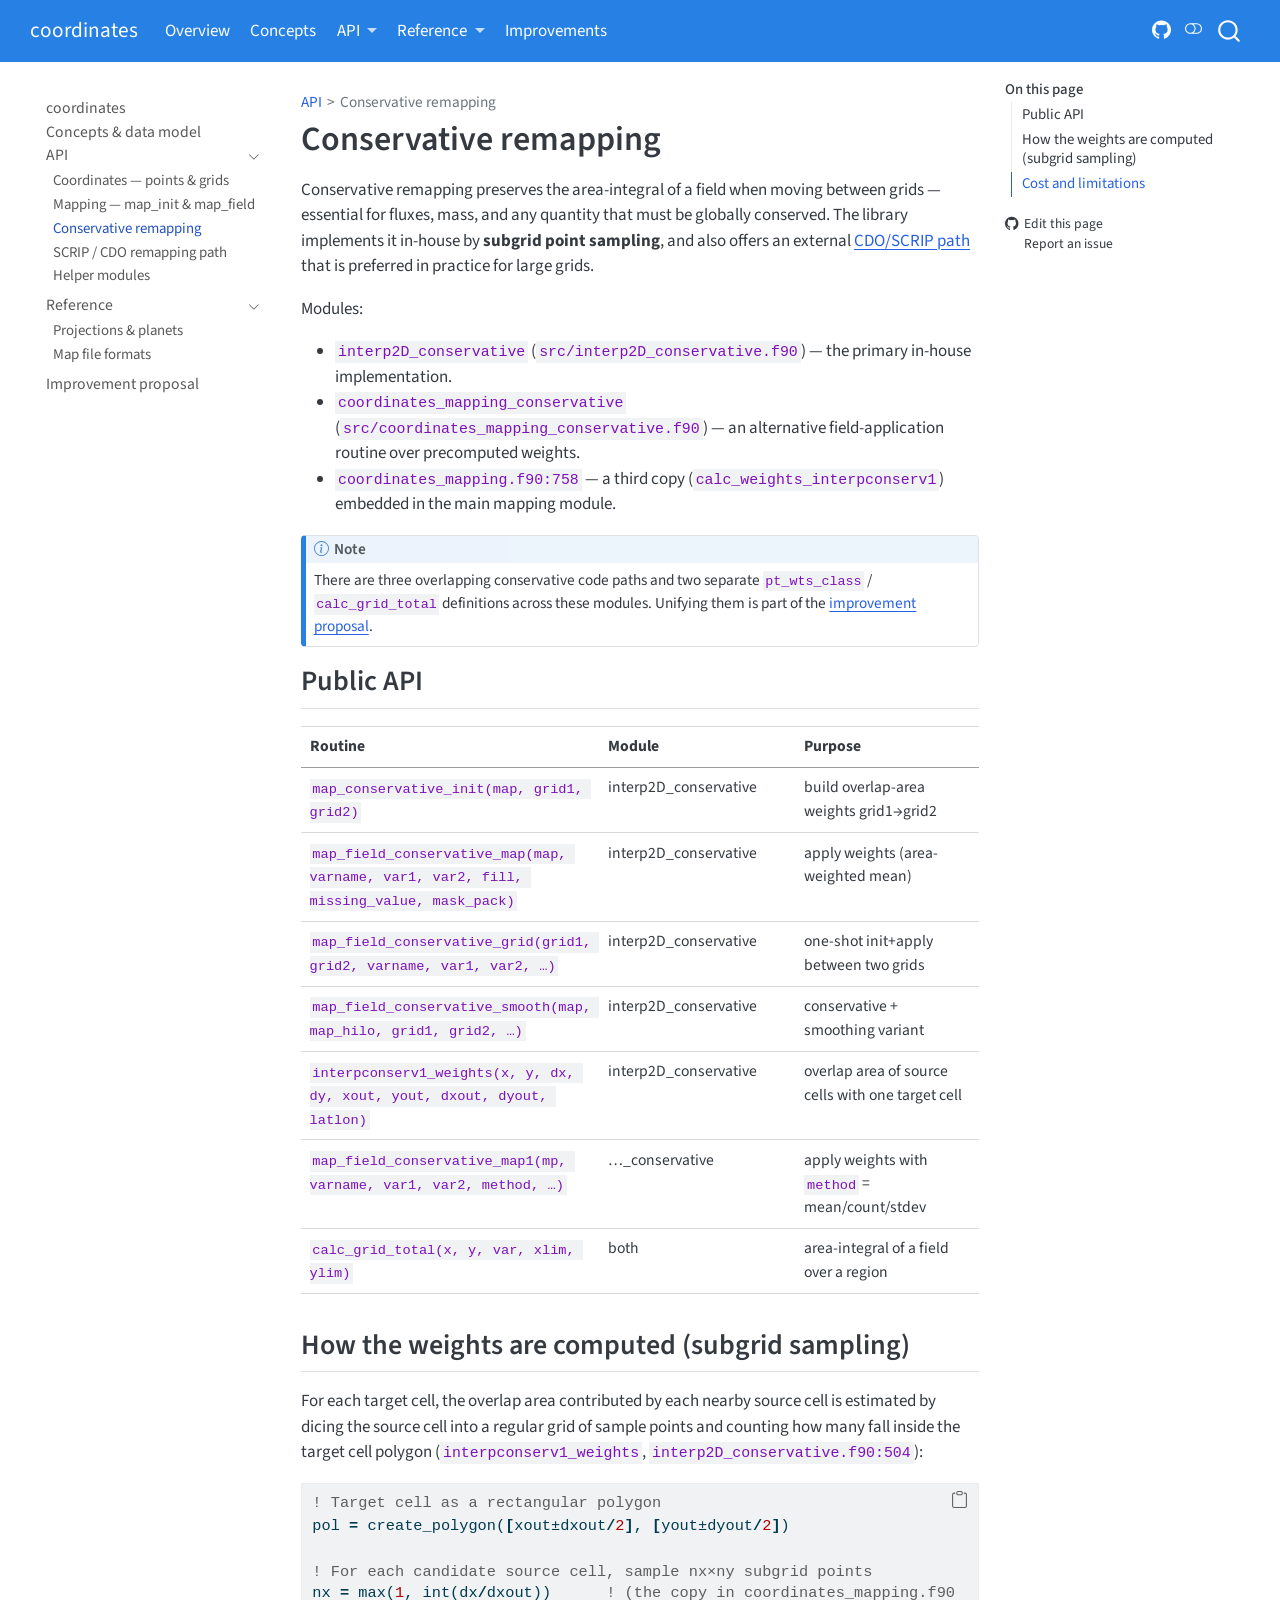
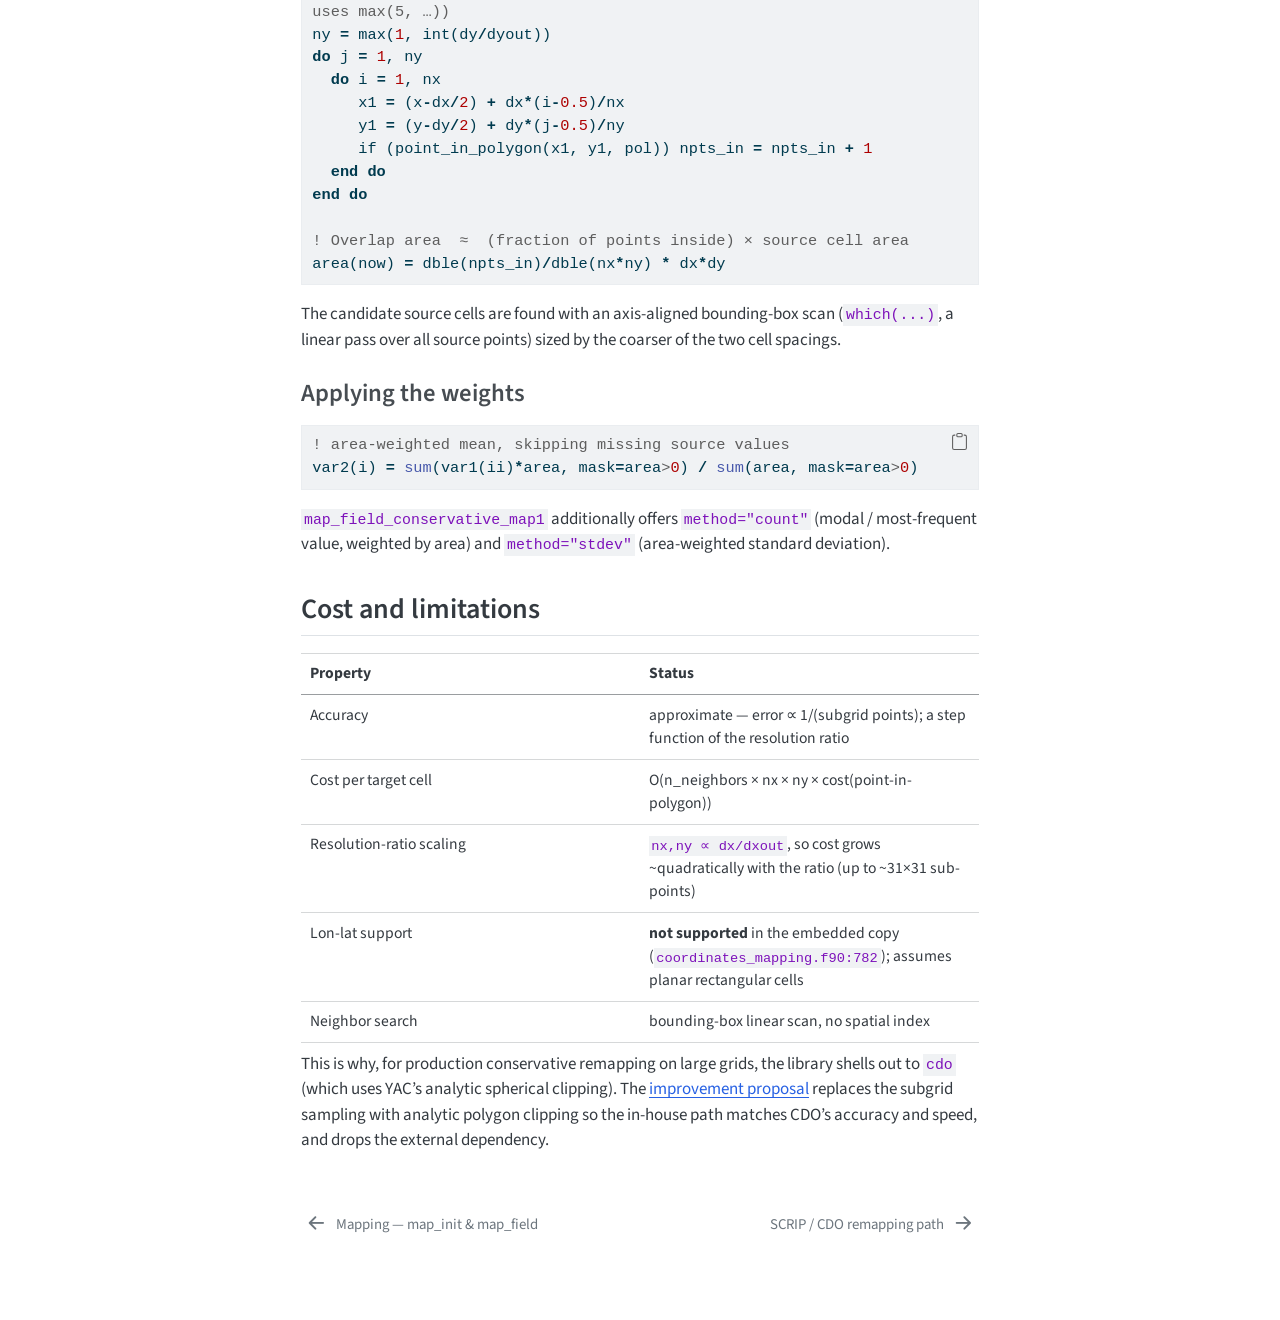
<file: api/conservative.html>
<!DOCTYPE html>
<html xmlns="http://www.w3.org/1999/xhtml" lang="en" xml:lang="en"><head>

<meta charset="utf-8">
<meta name="generator" content="quarto-1.9.38">

<meta name="viewport" content="width=device-width, initial-scale=1.0, user-scalable=yes">


<title>Conservative remapping – coordinates</title>
<style>
/* Default styles provided by pandoc.
** See https://pandoc.org/MANUAL.html#variables-for-html for config info.
*/
code{white-space: pre-wrap;}
span.smallcaps{font-variant: small-caps;}
div.columns{display: flex; gap: min(4vw, 1.5em);}
div.column{flex: auto; overflow-x: auto;}
div.hanging-indent{margin-left: 1.5em; text-indent: -1.5em;}
ul.task-list{list-style: none;}
ul.task-list li input[type="checkbox"] {
  width: 0.8em;
  margin: 0 0.8em 0.2em -1em; /* quarto-specific, see https://github.com/quarto-dev/quarto-cli/issues/4556 */ 
  vertical-align: middle;
}
/* CSS for syntax highlighting */
html { -webkit-text-size-adjust: 100%; }
pre > code.sourceCode { white-space: pre; position: relative; }
pre > code.sourceCode > span { display: inline-block; line-height: 1.25; }
pre > code.sourceCode > span:empty { height: 1.2em; }
.sourceCode { overflow: visible; }
code.sourceCode > span { color: inherit; text-decoration: inherit; }
div.sourceCode { margin: 1em 0; }
pre.sourceCode { margin: 0; }
@media screen {
div.sourceCode { overflow: auto; }
}
@media print {
pre > code.sourceCode { white-space: pre-wrap; }
pre > code.sourceCode > span { text-indent: -5em; padding-left: 5em; }
}
pre.numberSource code
  { counter-reset: source-line 0; }
pre.numberSource code > span
  { position: relative; left: -4em; counter-increment: source-line; }
pre.numberSource code > span > a:first-child::before
  { content: counter(source-line);
    position: relative; left: -1em; text-align: right; vertical-align: baseline;
    border: none; display: inline-block;
    -webkit-touch-callout: none; -webkit-user-select: none;
    -khtml-user-select: none; -moz-user-select: none;
    -ms-user-select: none; user-select: none;
    padding: 0 4px; width: 4em;
  }
pre.numberSource { margin-left: 3em;  padding-left: 4px; }
div.sourceCode
  {   }
@media screen {
pre > code.sourceCode > span > a:first-child::before { text-decoration: underline; }
}
</style>


<script src="../site_libs/quarto-nav/quarto-nav.js"></script>
<script src="../site_libs/quarto-nav/headroom.min.js"></script>
<script src="../site_libs/clipboard/clipboard.min.js"></script>
<script src="../site_libs/quarto-search/autocomplete.umd.js"></script>
<script src="../site_libs/quarto-search/fuse.min.js"></script>
<script src="../site_libs/quarto-search/quarto-search.js"></script>
<meta name="quarto:offset" content="../">
<link href="../api/scrip-cdo.html" rel="next">
<link href="../api/mapping.html" rel="prev">
<script src="../site_libs/quarto-html/quarto.js" type="module"></script>
<script src="../site_libs/quarto-html/tabsets/tabsets.js" type="module"></script>
<script src="../site_libs/quarto-html/popper.min.js"></script>
<script src="../site_libs/quarto-html/tippy.umd.min.js"></script>
<script src="../site_libs/quarto-html/anchor.min.js"></script>
<link href="../site_libs/quarto-html/tippy.css" rel="stylesheet">
<link href="../site_libs/quarto-html/quarto-syntax-highlighting-15634bcf2e68342d4ad2dfa704d543f6.css" rel="stylesheet" class="quarto-color-scheme" id="quarto-text-highlighting-styles">
<link href="../site_libs/quarto-html/quarto-syntax-highlighting-dark-0a6b7249c26820e032cb0bd839ff02b1.css" rel="stylesheet" class="quarto-color-scheme quarto-color-alternate" id="quarto-text-highlighting-styles">
<link href="../site_libs/quarto-html/quarto-syntax-highlighting-15634bcf2e68342d4ad2dfa704d543f6.css" rel="stylesheet" class="quarto-color-scheme-extra" id="quarto-text-highlighting-styles">
<script src="../site_libs/bootstrap/bootstrap.min.js"></script>
<link href="../site_libs/bootstrap/bootstrap-icons.css" rel="stylesheet">
<link href="../site_libs/bootstrap/bootstrap-6c645bba97489949a6ce198fa08f5136.min.css" rel="stylesheet" append-hash="true" class="quarto-color-scheme" id="quarto-bootstrap" data-mode="light">
<link href="../site_libs/bootstrap/bootstrap-dark-ee16de7c3afa18fce055331efaaa6bb8.min.css" rel="stylesheet" append-hash="true" class="quarto-color-scheme quarto-color-alternate" id="quarto-bootstrap" data-mode="dark">
<link href="../site_libs/bootstrap/bootstrap-6c645bba97489949a6ce198fa08f5136.min.css" rel="stylesheet" append-hash="true" class="quarto-color-scheme-extra" id="quarto-bootstrap" data-mode="light">
<script id="quarto-search-options" type="application/json">{
  "location": "navbar",
  "copy-button": false,
  "collapse-after": 3,
  "panel-placement": "end",
  "type": "overlay",
  "limit": 50,
  "keyboard-shortcut": [
    "f",
    "/",
    "s"
  ],
  "show-item-context": false,
  "language": {
    "search-no-results-text": "No results",
    "search-matching-documents-text": "matching documents",
    "search-copy-link-title": "Copy link to search",
    "search-hide-matches-text": "Hide additional matches",
    "search-more-match-text": "more match in this document",
    "search-more-matches-text": "more matches in this document",
    "search-clear-button-title": "Clear",
    "search-text-placeholder": "",
    "search-detached-cancel-button-title": "Cancel",
    "search-submit-button-title": "Submit",
    "search-label": "Search"
  }
}</script>


<link rel="stylesheet" href="../styles.css">
</head>

<body class="nav-sidebar floating nav-fixed quarto-light"><script id="quarto-html-before-body" type="application/javascript">
    const toggleBodyColorMode = (bsSheetEl) => {
      const mode = bsSheetEl.getAttribute("data-mode");
      const bodyEl = window.document.querySelector("body");
      if (mode === "dark") {
        bodyEl.classList.add("quarto-dark");
        bodyEl.classList.remove("quarto-light");
      } else {
        bodyEl.classList.add("quarto-light");
        bodyEl.classList.remove("quarto-dark");
      }
    }
    const toggleBodyColorPrimary = () => {
      const bsSheetEl = window.document.querySelector("link#quarto-bootstrap:not([rel=disabled-stylesheet])");
      if (bsSheetEl) {
        toggleBodyColorMode(bsSheetEl);
      }
    }
    const setColorSchemeToggle = (alternate) => {
      const toggles = window.document.querySelectorAll('.quarto-color-scheme-toggle');
      for (let i=0; i < toggles.length; i++) {
        const toggle = toggles[i];
        if (toggle) {
          if (alternate) {
            toggle.classList.add("alternate");
          } else {
            toggle.classList.remove("alternate");
          }
        }
      }
    };
    const toggleColorMode = (alternate) => {
      // Switch the stylesheets
      const primaryStylesheets = window.document.querySelectorAll('link.quarto-color-scheme:not(.quarto-color-alternate)');
      const alternateStylesheets = window.document.querySelectorAll('link.quarto-color-scheme.quarto-color-alternate');
      manageTransitions('#quarto-margin-sidebar .nav-link', false);
      if (alternate) {
        // note: dark is layered on light, we don't disable primary!
        enableStylesheet(alternateStylesheets);
        for (const sheetNode of alternateStylesheets) {
          if (sheetNode.id === "quarto-bootstrap") {
            toggleBodyColorMode(sheetNode);
          }
        }
      } else {
        disableStylesheet(alternateStylesheets);
        enableStylesheet(primaryStylesheets)
        toggleBodyColorPrimary();
      }
      manageTransitions('#quarto-margin-sidebar .nav-link', true);
      // Switch the toggles
      setColorSchemeToggle(alternate)
      // Hack to workaround the fact that safari doesn't
      // properly recolor the scrollbar when toggling (#1455)
      if (navigator.userAgent.indexOf('Safari') > 0 && navigator.userAgent.indexOf('Chrome') == -1) {
        manageTransitions("body", false);
        window.scrollTo(0, 1);
        setTimeout(() => {
          window.scrollTo(0, 0);
          manageTransitions("body", true);
        }, 40);
      }
    }
    const disableStylesheet = (stylesheets) => {
      for (let i=0; i < stylesheets.length; i++) {
        const stylesheet = stylesheets[i];
        stylesheet.rel = 'disabled-stylesheet';
      }
    }
    const enableStylesheet = (stylesheets) => {
      for (let i=0; i < stylesheets.length; i++) {
        const stylesheet = stylesheets[i];
        if(stylesheet.rel !== 'stylesheet') { // for Chrome, which will still FOUC without this check
          stylesheet.rel = 'stylesheet';
        }
      }
    }
    const manageTransitions = (selector, allowTransitions) => {
      const els = window.document.querySelectorAll(selector);
      for (let i=0; i < els.length; i++) {
        const el = els[i];
        if (allowTransitions) {
          el.classList.remove('notransition');
        } else {
          el.classList.add('notransition');
        }
      }
    }
    const isFileUrl = () => {
      return window.location.protocol === 'file:';
    }
    const hasAlternateSentinel = () => {
      let styleSentinel = getColorSchemeSentinel();
      if (styleSentinel !== null) {
        return styleSentinel === "alternate";
      } else {
        return false;
      }
    }
    const setStyleSentinel = (alternate) => {
      const value = alternate ? "alternate" : "default";
      if (!isFileUrl()) {
        window.localStorage.setItem("quarto-color-scheme", value);
      } else {
        localAlternateSentinel = value;
      }
    }
    const getColorSchemeSentinel = () => {
      if (!isFileUrl()) {
        const storageValue = window.localStorage.getItem("quarto-color-scheme");
        return storageValue != null ? storageValue : localAlternateSentinel;
      } else {
        return localAlternateSentinel;
      }
    }
    const toggleGiscusIfUsed = (isAlternate, darkModeDefault) => {
      const baseTheme = document.querySelector('#giscus-base-theme')?.value ?? 'light';
      const alternateTheme = document.querySelector('#giscus-alt-theme')?.value ?? 'dark';
      let newTheme = '';
      if(authorPrefersDark) {
        newTheme = isAlternate ? baseTheme : alternateTheme;
      } else {
        newTheme = isAlternate ? alternateTheme : baseTheme;
      }
      const changeGiscusTheme = () => {
        // From: https://github.com/giscus/giscus/issues/336
        const sendMessage = (message) => {
          const iframe = document.querySelector('iframe.giscus-frame');
          if (!iframe) return;
          iframe.contentWindow.postMessage({ giscus: message }, 'https://giscus.app');
        }
        sendMessage({
          setConfig: {
            theme: newTheme
          }
        });
      }
      const isGiscussLoaded = window.document.querySelector('iframe.giscus-frame') !== null;
      if (isGiscussLoaded) {
        changeGiscusTheme();
      }
    };
    const authorPrefersDark = false;
    const darkModeDefault = authorPrefersDark;
      document.querySelector('link#quarto-text-highlighting-styles.quarto-color-scheme-extra').rel = 'disabled-stylesheet';
      document.querySelector('link#quarto-bootstrap.quarto-color-scheme-extra').rel = 'disabled-stylesheet';
    let localAlternateSentinel = darkModeDefault ? 'alternate' : 'default';
    // Dark / light mode switch
    window.quartoToggleColorScheme = () => {
      // Read the current dark / light value
      let toAlternate = !hasAlternateSentinel();
      toggleColorMode(toAlternate);
      setStyleSentinel(toAlternate);
      toggleGiscusIfUsed(toAlternate, darkModeDefault);
      window.dispatchEvent(new Event('resize'));
    };
    // Switch to dark mode if need be
    if (hasAlternateSentinel()) {
      toggleColorMode(true);
    } else {
      toggleColorMode(false);
    }
  </script>

<div id="quarto-search-results"></div>
  <header id="quarto-header" class="headroom fixed-top">
    <nav class="navbar navbar-expand-lg " data-bs-theme="dark">
      <div class="navbar-container container-fluid">
      <div class="navbar-brand-container mx-auto">
    <a class="navbar-brand" href="../index.html">
    <span class="navbar-title">coordinates</span>
    </a>
  </div>
            <div id="quarto-search" class="" title="Search"></div>
          <button class="navbar-toggler" type="button" data-bs-toggle="collapse" data-bs-target="#navbarCollapse" aria-controls="navbarCollapse" role="menu" aria-expanded="false" aria-label="Toggle navigation" onclick="if (window.quartoToggleHeadroom) { window.quartoToggleHeadroom(); }">
  <span class="navbar-toggler-icon"></span>
</button>
          <div class="collapse navbar-collapse" id="navbarCollapse">
            <ul class="navbar-nav navbar-nav-scroll me-auto">
  <li class="nav-item">
    <a class="nav-link active" href="../index.html" aria-current="page"> 
<span class="menu-text">Overview</span></a>
  </li>  
  <li class="nav-item">
    <a class="nav-link" href="../concepts.html"> 
<span class="menu-text">Concepts</span></a>
  </li>  
  <li class="nav-item dropdown ">
    <a class="nav-link dropdown-toggle" href="#" id="nav-menu-api" role="link" data-bs-toggle="dropdown" aria-expanded="false">
 <span class="menu-text">API</span>
    </a>
    <ul class="dropdown-menu" aria-labelledby="nav-menu-api">    
        <li>
    <a class="dropdown-item" href="../api/coordinates.html">
 <span class="dropdown-text">Coordinates (points &amp; grid)</span></a>
  </li>  
        <li>
    <a class="dropdown-item" href="../api/mapping.html">
 <span class="dropdown-text">Mapping (map_init / map_field)</span></a>
  </li>  
        <li>
    <a class="dropdown-item" href="../api/conservative.html">
 <span class="dropdown-text">Conservative remapping</span></a>
  </li>  
        <li>
    <a class="dropdown-item" href="../api/scrip-cdo.html">
 <span class="dropdown-text">SCRIP / CDO path</span></a>
  </li>  
        <li>
    <a class="dropdown-item" href="../api/helpers.html">
 <span class="dropdown-text">Helper modules</span></a>
  </li>  
    </ul>
  </li>
  <li class="nav-item dropdown ">
    <a class="nav-link dropdown-toggle" href="#" id="nav-menu-reference" role="link" data-bs-toggle="dropdown" aria-expanded="false">
 <span class="menu-text">Reference</span>
    </a>
    <ul class="dropdown-menu" aria-labelledby="nav-menu-reference">    
        <li>
    <a class="dropdown-item" href="../reference/projections.html">
 <span class="dropdown-text">Projections &amp; planets</span></a>
  </li>  
        <li>
    <a class="dropdown-item" href="../reference/map-file-format.html">
 <span class="dropdown-text">Map file formats</span></a>
  </li>  
    </ul>
  </li>
  <li class="nav-item">
    <a class="nav-link" href="../improvements.html"> 
<span class="menu-text">Improvements</span></a>
  </li>  
</ul>
            <ul class="navbar-nav navbar-nav-scroll ms-auto">
  <li class="nav-item compact">
    <a class="nav-link" href="https://github.com/fesmc/coordinates"> <i class="bi bi-github" role="img">
</i> 
<span class="menu-text"></span></a>
  </li>  
</ul>
          </div> <!-- /navcollapse -->
            <div class="quarto-navbar-tools">
  <a href="" class="quarto-color-scheme-toggle quarto-navigation-tool  px-1" onclick="window.quartoToggleColorScheme(); return false;" title="Toggle dark mode"><i class="bi"></i></a>
</div>
      </div> <!-- /container-fluid -->
    </nav>
  <nav class="quarto-secondary-nav">
    <div class="container-fluid d-flex">
      <button type="button" class="quarto-btn-toggle btn" data-bs-toggle="collapse" role="button" data-bs-target=".quarto-sidebar-collapse-item" aria-controls="quarto-sidebar" aria-expanded="false" aria-label="Toggle sidebar navigation" onclick="if (window.quartoToggleHeadroom) { window.quartoToggleHeadroom(); }">
        <i class="bi bi-layout-text-sidebar-reverse"></i>
      </button>
        <nav class="quarto-page-breadcrumbs" aria-label="breadcrumb"><ol class="breadcrumb"><li class="breadcrumb-item"><a href="../api/coordinates.html">API</a></li><li class="breadcrumb-item"><a href="../api/conservative.html">Conservative remapping</a></li></ol></nav>
        <a class="flex-grow-1" role="navigation" data-bs-toggle="collapse" data-bs-target=".quarto-sidebar-collapse-item" aria-controls="quarto-sidebar" aria-expanded="false" aria-label="Toggle sidebar navigation" onclick="if (window.quartoToggleHeadroom) { window.quartoToggleHeadroom(); }">      
        </a>
    </div>
  </nav>
</header>
<!-- content -->
<div id="quarto-content" class="quarto-container page-columns page-rows-contents page-layout-article page-navbar">
<!-- sidebar -->
  <nav id="quarto-sidebar" class="sidebar collapse collapse-horizontal quarto-sidebar-collapse-item sidebar-navigation floating overflow-auto">
    <div class="sidebar-menu-container"> 
    <ul class="list-unstyled mt-1">
        <li class="sidebar-item">
  <div class="sidebar-item-container"> 
  <a href="../index.html" class="sidebar-item-text sidebar-link">
 <span class="menu-text">coordinates</span></a>
  </div>
</li>
        <li class="sidebar-item">
  <div class="sidebar-item-container"> 
  <a href="../concepts.html" class="sidebar-item-text sidebar-link">
 <span class="menu-text">Concepts &amp; data model</span></a>
  </div>
</li>
        <li class="sidebar-item sidebar-item-section">
      <div class="sidebar-item-container"> 
            <a class="sidebar-item-text sidebar-link text-start" data-bs-toggle="collapse" data-bs-target="#quarto-sidebar-section-1" role="navigation" aria-expanded="true">
 <span class="menu-text">API</span></a>
          <a class="sidebar-item-toggle text-start" data-bs-toggle="collapse" data-bs-target="#quarto-sidebar-section-1" role="navigation" aria-expanded="true" aria-label="Toggle section">
            <i class="bi bi-chevron-right ms-2"></i>
          </a> 
      </div>
      <ul id="quarto-sidebar-section-1" class="collapse list-unstyled sidebar-section depth1 show">  
          <li class="sidebar-item">
  <div class="sidebar-item-container"> 
  <a href="../api/coordinates.html" class="sidebar-item-text sidebar-link">
 <span class="menu-text">Coordinates — points &amp; grids</span></a>
  </div>
</li>
          <li class="sidebar-item">
  <div class="sidebar-item-container"> 
  <a href="../api/mapping.html" class="sidebar-item-text sidebar-link">
 <span class="menu-text">Mapping — map_init &amp; map_field</span></a>
  </div>
</li>
          <li class="sidebar-item">
  <div class="sidebar-item-container"> 
  <a href="../api/conservative.html" class="sidebar-item-text sidebar-link active">
 <span class="menu-text">Conservative remapping</span></a>
  </div>
</li>
          <li class="sidebar-item">
  <div class="sidebar-item-container"> 
  <a href="../api/scrip-cdo.html" class="sidebar-item-text sidebar-link">
 <span class="menu-text">SCRIP / CDO remapping path</span></a>
  </div>
</li>
          <li class="sidebar-item">
  <div class="sidebar-item-container"> 
  <a href="../api/helpers.html" class="sidebar-item-text sidebar-link">
 <span class="menu-text">Helper modules</span></a>
  </div>
</li>
      </ul>
  </li>
        <li class="sidebar-item sidebar-item-section">
      <div class="sidebar-item-container"> 
            <a class="sidebar-item-text sidebar-link text-start" data-bs-toggle="collapse" data-bs-target="#quarto-sidebar-section-2" role="navigation" aria-expanded="true">
 <span class="menu-text">Reference</span></a>
          <a class="sidebar-item-toggle text-start" data-bs-toggle="collapse" data-bs-target="#quarto-sidebar-section-2" role="navigation" aria-expanded="true" aria-label="Toggle section">
            <i class="bi bi-chevron-right ms-2"></i>
          </a> 
      </div>
      <ul id="quarto-sidebar-section-2" class="collapse list-unstyled sidebar-section depth1 show">  
          <li class="sidebar-item">
  <div class="sidebar-item-container"> 
  <a href="../reference/projections.html" class="sidebar-item-text sidebar-link">
 <span class="menu-text">Projections &amp; planets</span></a>
  </div>
</li>
          <li class="sidebar-item">
  <div class="sidebar-item-container"> 
  <a href="../reference/map-file-format.html" class="sidebar-item-text sidebar-link">
 <span class="menu-text">Map file formats</span></a>
  </div>
</li>
      </ul>
  </li>
        <li class="sidebar-item">
  <div class="sidebar-item-container"> 
  <a href="../improvements.html" class="sidebar-item-text sidebar-link">
 <span class="menu-text">Improvement proposal</span></a>
  </div>
</li>
    </ul>
    </div>
</nav>
<div id="quarto-sidebar-glass" class="quarto-sidebar-collapse-item" data-bs-toggle="collapse" data-bs-target=".quarto-sidebar-collapse-item"></div>
<!-- margin-sidebar -->
    <div id="quarto-margin-sidebar" class="sidebar margin-sidebar">
        <nav id="TOC" role="doc-toc" class="toc-active">
    <h2 id="toc-title">On this page</h2>
   
  <ul>
  <li><a href="#public-api" id="toc-public-api" class="nav-link active" data-scroll-target="#public-api">Public API</a></li>
  <li><a href="#how-the-weights-are-computed-subgrid-sampling" id="toc-how-the-weights-are-computed-subgrid-sampling" class="nav-link" data-scroll-target="#how-the-weights-are-computed-subgrid-sampling">How the weights are computed (subgrid sampling)</a>
  <ul class="collapse">
  <li><a href="#applying-the-weights" id="toc-applying-the-weights" class="nav-link" data-scroll-target="#applying-the-weights">Applying the weights</a></li>
  </ul></li>
  <li><a href="#cost-and-limitations" id="toc-cost-and-limitations" class="nav-link" data-scroll-target="#cost-and-limitations">Cost and limitations</a></li>
  </ul>
<div class="toc-actions"><ul><li><a href="https://github.com/fesmc/coordinates/edit/main/api/conservative.qmd" class="toc-action"><i class="bi bi-github"></i>Edit this page</a></li><li><a href="https://github.com/fesmc/coordinates/issues/new" class="toc-action"><i class="bi empty"></i>Report an issue</a></li></ul></div></nav>
    </div>
<!-- main -->
<main class="content" id="quarto-document-content">


<header id="title-block-header" class="quarto-title-block default"><nav class="quarto-page-breadcrumbs quarto-title-breadcrumbs d-none d-lg-block" aria-label="breadcrumb"><ol class="breadcrumb"><li class="breadcrumb-item"><a href="../api/coordinates.html">API</a></li><li class="breadcrumb-item"><a href="../api/conservative.html">Conservative remapping</a></li></ol></nav>
<div class="quarto-title">
<h1 class="title">Conservative remapping</h1>
</div>



<div class="quarto-title-meta">

    
  
    
  </div>
  


</header>


<p>Conservative remapping preserves the area-integral of a field when moving between grids — essential for fluxes, mass, and any quantity that must be globally conserved. The library implements it in-house by <strong>subgrid point sampling</strong>, and also offers an external <a href="../api/scrip-cdo.html">CDO/SCRIP path</a> that is preferred in practice for large grids.</p>
<p>Modules:</p>
<ul>
<li><code>interp2D_conservative</code> (<code>src/interp2D_conservative.f90</code>) — the primary in-house implementation.</li>
<li><code>coordinates_mapping_conservative</code> (<code>src/coordinates_mapping_conservative.f90</code>) — an alternative field-application routine over precomputed weights.</li>
<li><code>coordinates_mapping.f90:758</code> — a third copy (<code>calc_weights_interpconserv1</code>) embedded in the main mapping module.</li>
</ul>
<div class="callout callout-style-default callout-note callout-titled">
<div class="callout-header d-flex align-content-center">
<div class="callout-icon-container">
<i class="callout-icon"></i>
</div>
<div class="callout-title-container flex-fill">
Note
</div>
</div>
<div class="callout-body-container callout-body">
<p>There are three overlapping conservative code paths and two separate <code>pt_wts_class</code> / <code>calc_grid_total</code> definitions across these modules. Unifying them is part of the <a href="../improvements.html">improvement proposal</a>.</p>
</div>
</div>
<section id="public-api" class="level2">
<h2 class="anchored" data-anchor-id="public-api">Public API</h2>
<table class="caption-top table">
<colgroup>
<col style="width: 33%">
<col style="width: 33%">
<col style="width: 33%">
</colgroup>
<thead>
<tr class="header">
<th>Routine</th>
<th>Module</th>
<th>Purpose</th>
</tr>
</thead>
<tbody>
<tr class="odd">
<td><code>map_conservative_init(map, grid1, grid2)</code></td>
<td>interp2D_conservative</td>
<td>build overlap-area weights grid1→grid2</td>
</tr>
<tr class="even">
<td><code>map_field_conservative_map(map, varname, var1, var2, fill, missing_value, mask_pack)</code></td>
<td>interp2D_conservative</td>
<td>apply weights (area-weighted mean)</td>
</tr>
<tr class="odd">
<td><code>map_field_conservative_grid(grid1, grid2, varname, var1, var2, …)</code></td>
<td>interp2D_conservative</td>
<td>one-shot init+apply between two grids</td>
</tr>
<tr class="even">
<td><code>map_field_conservative_smooth(map, map_hilo, grid1, grid2, …)</code></td>
<td>interp2D_conservative</td>
<td>conservative + smoothing variant</td>
</tr>
<tr class="odd">
<td><code>interpconserv1_weights(x, y, dx, dy, xout, yout, dxout, dyout, latlon)</code></td>
<td>interp2D_conservative</td>
<td>overlap area of source cells with one target cell</td>
</tr>
<tr class="even">
<td><code>map_field_conservative_map1(mp, varname, var1, var2, method, …)</code></td>
<td>…_conservative</td>
<td>apply weights with <code>method</code> = mean/count/stdev</td>
</tr>
<tr class="odd">
<td><code>calc_grid_total(x, y, var, xlim, ylim)</code></td>
<td>both</td>
<td>area-integral of a field over a region</td>
</tr>
</tbody>
</table>
</section>
<section id="how-the-weights-are-computed-subgrid-sampling" class="level2">
<h2 class="anchored" data-anchor-id="how-the-weights-are-computed-subgrid-sampling">How the weights are computed (subgrid sampling)</h2>
<p>For each target cell, the overlap area contributed by each nearby source cell is estimated by dicing the source cell into a regular grid of sample points and counting how many fall inside the target cell polygon (<code>interpconserv1_weights</code>, <code>interp2D_conservative.f90:504</code>):</p>
<div class="code-copy-outer-scaffold"><div class="sourceCode" id="cb1"><pre class="sourceCode fortran code-with-copy"><code class="sourceCode fortranfixed"><span id="cb1-1"><a href="#cb1-1" aria-hidden="true" tabindex="-1"></a><span class="co">! Target cell as a rectangular polygon</span></span>
<span id="cb1-2"><a href="#cb1-2" aria-hidden="true" tabindex="-1"></a>pol <span class="kw">=</span> create_polygon(<span class="kw">[</span>xout±dxout<span class="kw">/</span><span class="dv">2</span><span class="kw">]</span>, <span class="kw">[</span>yout±dyout<span class="kw">/</span><span class="dv">2</span><span class="kw">]</span>)</span>
<span id="cb1-3"><a href="#cb1-3" aria-hidden="true" tabindex="-1"></a></span>
<span id="cb1-4"><a href="#cb1-4" aria-hidden="true" tabindex="-1"></a><span class="co">! For each candidate source cell, sample nx×ny subgrid points</span></span>
<span id="cb1-5"><a href="#cb1-5" aria-hidden="true" tabindex="-1"></a>nx <span class="kw">=</span> <span class="bu">max</span>(<span class="dv">1</span>, <span class="bu">int</span>(dx<span class="kw">/</span>dxout))      <span class="co">! (the copy in coordinates_mapping.f90 uses max(5, …))</span></span>
<span id="cb1-6"><a href="#cb1-6" aria-hidden="true" tabindex="-1"></a>ny <span class="kw">=</span> <span class="bu">max</span>(<span class="dv">1</span>, <span class="bu">int</span>(dy<span class="kw">/</span>dyout))</span>
<span id="cb1-7"><a href="#cb1-7" aria-hidden="true" tabindex="-1"></a><span class="kw">do</span> j <span class="kw">=</span> <span class="dv">1</span>, ny</span>
<span id="cb1-8"><a href="#cb1-8" aria-hidden="true" tabindex="-1"></a>  <span class="kw">do</span> i <span class="kw">=</span> <span class="dv">1</span>, nx</span>
<span id="cb1-9"><a href="#cb1-9" aria-hidden="true" tabindex="-1"></a><span class="bu">     x</span>1 <span class="kw">=</span> (x<span class="kw">-</span>dx<span class="kw">/</span><span class="dv">2</span>) <span class="kw">+</span> dx<span class="kw">*</span>(i<span class="kw">-</span><span class="fl">0.5</span>)<span class="kw">/</span>nx</span>
<span id="cb1-10"><a href="#cb1-10" aria-hidden="true" tabindex="-1"></a><span class="bu">     y</span>1 <span class="kw">=</span> (y<span class="kw">-</span>dy<span class="kw">/</span><span class="dv">2</span>) <span class="kw">+</span> dy<span class="kw">*</span>(j<span class="kw">-</span><span class="fl">0.5</span>)<span class="kw">/</span>ny</span>
<span id="cb1-11"><a href="#cb1-11" aria-hidden="true" tabindex="-1"></a><span class="bu">     i</span>f (point_in_polygon(x1, y1, pol)) npts_in <span class="kw">=</span> npts_in <span class="kw">+</span> <span class="dv">1</span></span>
<span id="cb1-12"><a href="#cb1-12" aria-hidden="true" tabindex="-1"></a>  <span class="kw">end do</span></span>
<span id="cb1-13"><a href="#cb1-13" aria-hidden="true" tabindex="-1"></a><span class="kw">end do</span></span>
<span id="cb1-14"><a href="#cb1-14" aria-hidden="true" tabindex="-1"></a></span>
<span id="cb1-15"><a href="#cb1-15" aria-hidden="true" tabindex="-1"></a><span class="co">! Overlap area  ≈  (fraction of points inside) × source cell area</span></span>
<span id="cb1-16"><a href="#cb1-16" aria-hidden="true" tabindex="-1"></a>area(now) <span class="kw">=</span> <span class="bu">dble</span>(npts_in)<span class="kw">/</span><span class="bu">dble</span>(nx<span class="kw">*</span>ny) <span class="kw">*</span> dx<span class="kw">*</span>dy</span></code></pre></div><button title="Copy to Clipboard" class="code-copy-button"><i class="bi"></i></button></div>
<p>The candidate source cells are found with an axis-aligned bounding-box scan (<code>which(...)</code>, a linear pass over all source points) sized by the coarser of the two cell spacings.</p>
<section id="applying-the-weights" class="level3">
<h3 class="anchored" data-anchor-id="applying-the-weights">Applying the weights</h3>
<div class="code-copy-outer-scaffold"><div class="sourceCode" id="cb2"><pre class="sourceCode fortran code-with-copy"><code class="sourceCode fortranfixed"><span id="cb2-1"><a href="#cb2-1" aria-hidden="true" tabindex="-1"></a><span class="co">! area-weighted mean, skipping missing source values</span></span>
<span id="cb2-2"><a href="#cb2-2" aria-hidden="true" tabindex="-1"></a>var2(i) <span class="kw">=</span> <span class="fu">sum</span>(var1(ii)<span class="kw">*</span>area, mask<span class="kw">=</span>area<span class="op">&gt;</span><span class="dv">0</span>) <span class="kw">/</span> <span class="fu">sum</span>(area, mask<span class="kw">=</span>area<span class="op">&gt;</span><span class="dv">0</span>)</span></code></pre></div><button title="Copy to Clipboard" class="code-copy-button"><i class="bi"></i></button></div>
<p><code>map_field_conservative_map1</code> additionally offers <code>method="count"</code> (modal / most-frequent value, weighted by area) and <code>method="stdev"</code> (area-weighted standard deviation).</p>
</section>
</section>
<section id="cost-and-limitations" class="level2">
<h2 class="anchored" data-anchor-id="cost-and-limitations">Cost and limitations</h2>
<table class="caption-top table">
<colgroup>
<col style="width: 50%">
<col style="width: 50%">
</colgroup>
<thead>
<tr class="header">
<th>Property</th>
<th>Status</th>
</tr>
</thead>
<tbody>
<tr class="odd">
<td>Accuracy</td>
<td>approximate — error ∝ 1/(subgrid points); a step function of the resolution ratio</td>
</tr>
<tr class="even">
<td>Cost per target cell</td>
<td>O(n_neighbors × nx × ny × cost(point-in-polygon))</td>
</tr>
<tr class="odd">
<td>Resolution-ratio scaling</td>
<td><code>nx,ny ∝ dx/dxout</code>, so cost grows ~quadratically with the ratio (up to ~31×31 sub-points)</td>
</tr>
<tr class="even">
<td>Lon-lat support</td>
<td><strong>not supported</strong> in the embedded copy (<code>coordinates_mapping.f90:782</code>); assumes planar rectangular cells</td>
</tr>
<tr class="odd">
<td>Neighbor search</td>
<td>bounding-box linear scan, no spatial index</td>
</tr>
</tbody>
</table>
<p>This is why, for production conservative remapping on large grids, the library shells out to <code>cdo</code> (which uses YAC’s analytic spherical clipping). The <a href="../improvements.html">improvement proposal</a> replaces the subgrid sampling with analytic polygon clipping so the in-house path matches CDO’s accuracy and speed, and drops the external dependency.</p>


</section>

</main> <!-- /main -->
<script id="quarto-html-after-body" type="application/javascript">
  window.document.addEventListener("DOMContentLoaded", function (event) {
    // Ensure there is a toggle, if there isn't float one in the top right
    if (window.document.querySelector('.quarto-color-scheme-toggle') === null) {
      const a = window.document.createElement('a');
      a.classList.add('top-right');
      a.classList.add('quarto-color-scheme-toggle');
      a.href = "";
      a.onclick = function() { try { window.quartoToggleColorScheme(); } catch {} return false; };
      const i = window.document.createElement("i");
      i.classList.add('bi');
      a.appendChild(i);
      window.document.body.appendChild(a);
    }
    setColorSchemeToggle(hasAlternateSentinel())
    const icon = "";
    const anchorJS = new window.AnchorJS();
    anchorJS.options = {
      placement: 'right',
      icon: icon
    };
    anchorJS.add('.anchored');
    const isCodeAnnotation = (el) => {
      for (const clz of el.classList) {
        if (clz.startsWith('code-annotation-')) {                     
          return true;
        }
      }
      return false;
    }
    const onCopySuccess = function(e) {
      // button target
      const button = e.trigger;
      // don't keep focus
      button.blur();
      // flash "checked"
      button.classList.add('code-copy-button-checked');
      var currentTitle = button.getAttribute("title");
      button.setAttribute("title", "Copied!");
      let tooltip;
      if (window.bootstrap) {
        button.setAttribute("data-bs-toggle", "tooltip");
        button.setAttribute("data-bs-placement", "left");
        button.setAttribute("data-bs-title", "Copied!");
        tooltip = new bootstrap.Tooltip(button, 
          { trigger: "manual", 
            customClass: "code-copy-button-tooltip",
            offset: [0, -8]});
        tooltip.show();    
      }
      setTimeout(function() {
        if (tooltip) {
          tooltip.hide();
          button.removeAttribute("data-bs-title");
          button.removeAttribute("data-bs-toggle");
          button.removeAttribute("data-bs-placement");
        }
        button.setAttribute("title", currentTitle);
        button.classList.remove('code-copy-button-checked');
      }, 1000);
      // clear code selection
      e.clearSelection();
    }
    const getTextToCopy = function(trigger) {
      const outerScaffold = trigger.parentElement.cloneNode(true);
      const codeEl = outerScaffold.querySelector('code');
      for (const childEl of codeEl.children) {
        if (isCodeAnnotation(childEl)) {
          childEl.remove();
        }
      }
      return codeEl.innerText;
    }
    const clipboard = new window.ClipboardJS('.code-copy-button:not([data-in-quarto-modal])', {
      text: getTextToCopy
    });
    clipboard.on('success', onCopySuccess);
    if (window.document.getElementById('quarto-embedded-source-code-modal')) {
      const clipboardModal = new window.ClipboardJS('.code-copy-button[data-in-quarto-modal]', {
        text: getTextToCopy,
        container: window.document.getElementById('quarto-embedded-source-code-modal')
      });
      clipboardModal.on('success', onCopySuccess);
    }
      var localhostRegex = new RegExp(/^(?:http|https):\/\/localhost\:?[0-9]*\//);
      var mailtoRegex = new RegExp(/^mailto:/);
        var filterRegex = new RegExp("https:\/\/fesmc\.github\.io\/coordinates");
      var isInternal = (href) => {
          return filterRegex.test(href) || localhostRegex.test(href) || mailtoRegex.test(href);
      }
      // Inspect non-navigation links and adorn them if external
     var links = window.document.querySelectorAll('a[href]:not(.nav-link):not(.navbar-brand):not(.toc-action):not(.sidebar-link):not(.sidebar-item-toggle):not(.pagination-link):not(.no-external):not([aria-hidden]):not(.dropdown-item):not(.quarto-navigation-tool):not(.about-link)');
      for (var i=0; i<links.length; i++) {
        const link = links[i];
        if (!isInternal(link.href)) {
          // undo the damage that might have been done by quarto-nav.js in the case of
          // links that we want to consider external
          if (link.dataset.originalHref !== undefined) {
            link.href = link.dataset.originalHref;
          }
        }
      }
    function tippyHover(el, contentFn, onTriggerFn, onUntriggerFn) {
      const config = {
        allowHTML: true,
        maxWidth: 500,
        delay: 100,
        arrow: false,
        appendTo: function(el) {
            return el.parentElement;
        },
        interactive: true,
        interactiveBorder: 10,
        theme: 'quarto',
        placement: 'bottom-start',
      };
      if (contentFn) {
        config.content = contentFn;
      }
      if (onTriggerFn) {
        config.onTrigger = onTriggerFn;
      }
      if (onUntriggerFn) {
        config.onUntrigger = onUntriggerFn;
      }
      window.tippy(el, config); 
    }
    const noterefs = window.document.querySelectorAll('a[role="doc-noteref"]');
    for (var i=0; i<noterefs.length; i++) {
      const ref = noterefs[i];
      tippyHover(ref, function() {
        // use id or data attribute instead here
        let href = ref.getAttribute('data-footnote-href') || ref.getAttribute('href');
        try { href = new URL(href).hash; } catch {}
        const id = href.replace(/^#\/?/, "");
        const note = window.document.getElementById(id);
        if (note) {
          return note.innerHTML;
        } else {
          return "";
        }
      });
    }
    const xrefs = window.document.querySelectorAll('a.quarto-xref');
    const processXRef = (id, note) => {
      // Strip column container classes
      const stripColumnClz = (el) => {
        el.classList.remove("page-full", "page-columns");
        if (el.children) {
          for (const child of el.children) {
            stripColumnClz(child);
          }
        }
      }
      stripColumnClz(note)
      if (id === null || id.startsWith('sec-')) {
        // Special case sections, only their first couple elements
        const container = document.createElement("div");
        if (note.children && note.children.length > 2) {
          container.appendChild(note.children[0].cloneNode(true));
          for (let i = 1; i < note.children.length; i++) {
            const child = note.children[i];
            if (child.tagName === "P" && child.innerText === "") {
              continue;
            } else {
              container.appendChild(child.cloneNode(true));
              break;
            }
          }
          if (window.Quarto?.typesetMath) {
            window.Quarto.typesetMath(container);
          }
          return container.innerHTML
        } else {
          if (window.Quarto?.typesetMath) {
            window.Quarto.typesetMath(note);
          }
          return note.innerHTML;
        }
      } else {
        // Remove any anchor links if they are present
        const anchorLink = note.querySelector('a.anchorjs-link');
        if (anchorLink) {
          anchorLink.remove();
        }
        if (window.Quarto?.typesetMath) {
          window.Quarto.typesetMath(note);
        }
        if (note.classList.contains("callout")) {
          return note.outerHTML;
        } else {
          return note.innerHTML;
        }
      }
    }
    for (var i=0; i<xrefs.length; i++) {
      const xref = xrefs[i];
      tippyHover(xref, undefined, function(instance) {
        instance.disable();
        let url = xref.getAttribute('href');
        let hash = undefined; 
        if (url.startsWith('#')) {
          hash = url;
        } else {
          try { hash = new URL(url).hash; } catch {}
        }
        if (hash) {
          const id = hash.replace(/^#\/?/, "");
          const note = window.document.getElementById(id);
          if (note !== null) {
            try {
              const html = processXRef(id, note.cloneNode(true));
              instance.setContent(html);
            } finally {
              instance.enable();
              instance.show();
            }
          } else {
            // See if we can fetch this
            fetch(url.split('#')[0])
            .then(res => res.text())
            .then(html => {
              const parser = new DOMParser();
              const htmlDoc = parser.parseFromString(html, "text/html");
              const note = htmlDoc.getElementById(id);
              if (note !== null) {
                const html = processXRef(id, note);
                instance.setContent(html);
              } 
            }).finally(() => {
              instance.enable();
              instance.show();
            });
          }
        } else {
          // See if we can fetch a full url (with no hash to target)
          // This is a special case and we should probably do some content thinning / targeting
          fetch(url)
          .then(res => res.text())
          .then(html => {
            const parser = new DOMParser();
            const htmlDoc = parser.parseFromString(html, "text/html");
            const note = htmlDoc.querySelector('main.content');
            if (note !== null) {
              // This should only happen for chapter cross references
              // (since there is no id in the URL)
              // remove the first header
              if (note.children.length > 0 && note.children[0].tagName === "HEADER") {
                note.children[0].remove();
              }
              const html = processXRef(null, note);
              instance.setContent(html);
            } 
          }).finally(() => {
            instance.enable();
            instance.show();
          });
        }
      }, function(instance) {
      });
    }
        let selectedAnnoteEl;
        const selectorForAnnotation = ( cell, annotation) => {
          let cellAttr = 'data-code-cell="' + cell + '"';
          let lineAttr = 'data-code-annotation="' +  annotation + '"';
          const selector = 'span[' + cellAttr + '][' + lineAttr + ']';
          return selector;
        }
        const selectCodeLines = (annoteEl) => {
          const doc = window.document;
          const targetCell = annoteEl.getAttribute("data-target-cell");
          const targetAnnotation = annoteEl.getAttribute("data-target-annotation");
          const annoteSpan = window.document.querySelector(selectorForAnnotation(targetCell, targetAnnotation));
          const lines = annoteSpan.getAttribute("data-code-lines").split(",");
          const lineIds = lines.map((line) => {
            return targetCell + "-" + line;
          })
          let top = null;
          let height = null;
          let parent = null;
          if (lineIds.length > 0) {
              //compute the position of the single el (top and bottom and make a div)
              const el = window.document.getElementById(lineIds[0]);
              top = el.offsetTop;
              height = el.offsetHeight;
              parent = el.parentElement.parentElement;
            if (lineIds.length > 1) {
              const lastEl = window.document.getElementById(lineIds[lineIds.length - 1]);
              const bottom = lastEl.offsetTop + lastEl.offsetHeight;
              height = bottom - top;
            }
            if (top !== null && height !== null && parent !== null) {
              // cook up a div (if necessary) and position it 
              let div = window.document.getElementById("code-annotation-line-highlight");
              if (div === null) {
                div = window.document.createElement("div");
                div.setAttribute("id", "code-annotation-line-highlight");
                div.style.position = 'absolute';
                parent.appendChild(div);
              }
              div.style.top = top - 2 + "px";
              div.style.height = height + 4 + "px";
              div.style.left = 0;
              let gutterDiv = window.document.getElementById("code-annotation-line-highlight-gutter");
              if (gutterDiv === null) {
                gutterDiv = window.document.createElement("div");
                gutterDiv.setAttribute("id", "code-annotation-line-highlight-gutter");
                gutterDiv.style.position = 'absolute';
                const codeCell = window.document.getElementById(targetCell);
                const gutter = codeCell.querySelector('.code-annotation-gutter');
                gutter.appendChild(gutterDiv);
              }
              gutterDiv.style.top = top - 2 + "px";
              gutterDiv.style.height = height + 4 + "px";
            }
            selectedAnnoteEl = annoteEl;
          }
        };
        const unselectCodeLines = () => {
          const elementsIds = ["code-annotation-line-highlight", "code-annotation-line-highlight-gutter"];
          elementsIds.forEach((elId) => {
            const div = window.document.getElementById(elId);
            if (div) {
              div.remove();
            }
          });
          selectedAnnoteEl = undefined;
        };
          // Handle positioning of the toggle
      window.addEventListener(
        "resize",
        throttle(() => {
          elRect = undefined;
          if (selectedAnnoteEl) {
            selectCodeLines(selectedAnnoteEl);
          }
        }, 10)
      );
      function throttle(fn, ms) {
      let throttle = false;
      let timer;
        return (...args) => {
          if(!throttle) { // first call gets through
              fn.apply(this, args);
              throttle = true;
          } else { // all the others get throttled
              if(timer) clearTimeout(timer); // cancel #2
              timer = setTimeout(() => {
                fn.apply(this, args);
                timer = throttle = false;
              }, ms);
          }
        };
      }
        // Attach click handler to the DT
        const annoteDls = window.document.querySelectorAll('dt[data-target-cell]');
        for (const annoteDlNode of annoteDls) {
          annoteDlNode.addEventListener('click', (event) => {
            const clickedEl = event.target;
            if (clickedEl !== selectedAnnoteEl) {
              unselectCodeLines();
              const activeEl = window.document.querySelector('dt[data-target-cell].code-annotation-active');
              if (activeEl) {
                activeEl.classList.remove('code-annotation-active');
              }
              selectCodeLines(clickedEl);
              clickedEl.classList.add('code-annotation-active');
            } else {
              // Unselect the line
              unselectCodeLines();
              clickedEl.classList.remove('code-annotation-active');
            }
          });
        }
    const findCites = (el) => {
      const parentEl = el.parentElement;
      if (parentEl) {
        const cites = parentEl.dataset.cites;
        if (cites) {
          return {
            el,
            cites: cites.split(' ')
          };
        } else {
          return findCites(el.parentElement)
        }
      } else {
        return undefined;
      }
    };
    var bibliorefs = window.document.querySelectorAll('a[role="doc-biblioref"]');
    for (var i=0; i<bibliorefs.length; i++) {
      const ref = bibliorefs[i];
      const citeInfo = findCites(ref);
      if (citeInfo) {
        tippyHover(citeInfo.el, function() {
          var popup = window.document.createElement('div');
          citeInfo.cites.forEach(function(cite) {
            var citeDiv = window.document.createElement('div');
            citeDiv.classList.add('hanging-indent');
            citeDiv.classList.add('csl-entry');
            var biblioDiv = window.document.getElementById('ref-' + cite);
            if (biblioDiv) {
              citeDiv.innerHTML = biblioDiv.innerHTML;
            }
            popup.appendChild(citeDiv);
          });
          return popup.innerHTML;
        });
      }
    }
  });
  </script>
<nav class="page-navigation">
  <div class="nav-page nav-page-previous">
      <a href="../api/mapping.html" class="pagination-link" aria-label="Mapping — map_init &amp; map_field">
        <i class="bi bi-arrow-left-short"></i> <span class="nav-page-text">Mapping — map_init &amp; map_field</span>
      </a>          
  </div>
  <div class="nav-page nav-page-next">
      <a href="../api/scrip-cdo.html" class="pagination-link" aria-label="SCRIP / CDO remapping path">
        <span class="nav-page-text">SCRIP / CDO remapping path</span> <i class="bi bi-arrow-right-short"></i>
      </a>
  </div>
</nav>
</div> <!-- /content -->




<footer class="footer"><div class="nav-footer"><div class="nav-footer-center"><div class="toc-actions d-sm-block d-md-none"><ul><li><a href="https://github.com/fesmc/coordinates/edit/main/api/conservative.qmd" class="toc-action"><i class="bi bi-github"></i>Edit this page</a></li><li><a href="https://github.com/fesmc/coordinates/issues/new" class="toc-action"><i class="bi empty"></i>Report an issue</a></li></ul></div></div></div></footer></body></html>
</file>
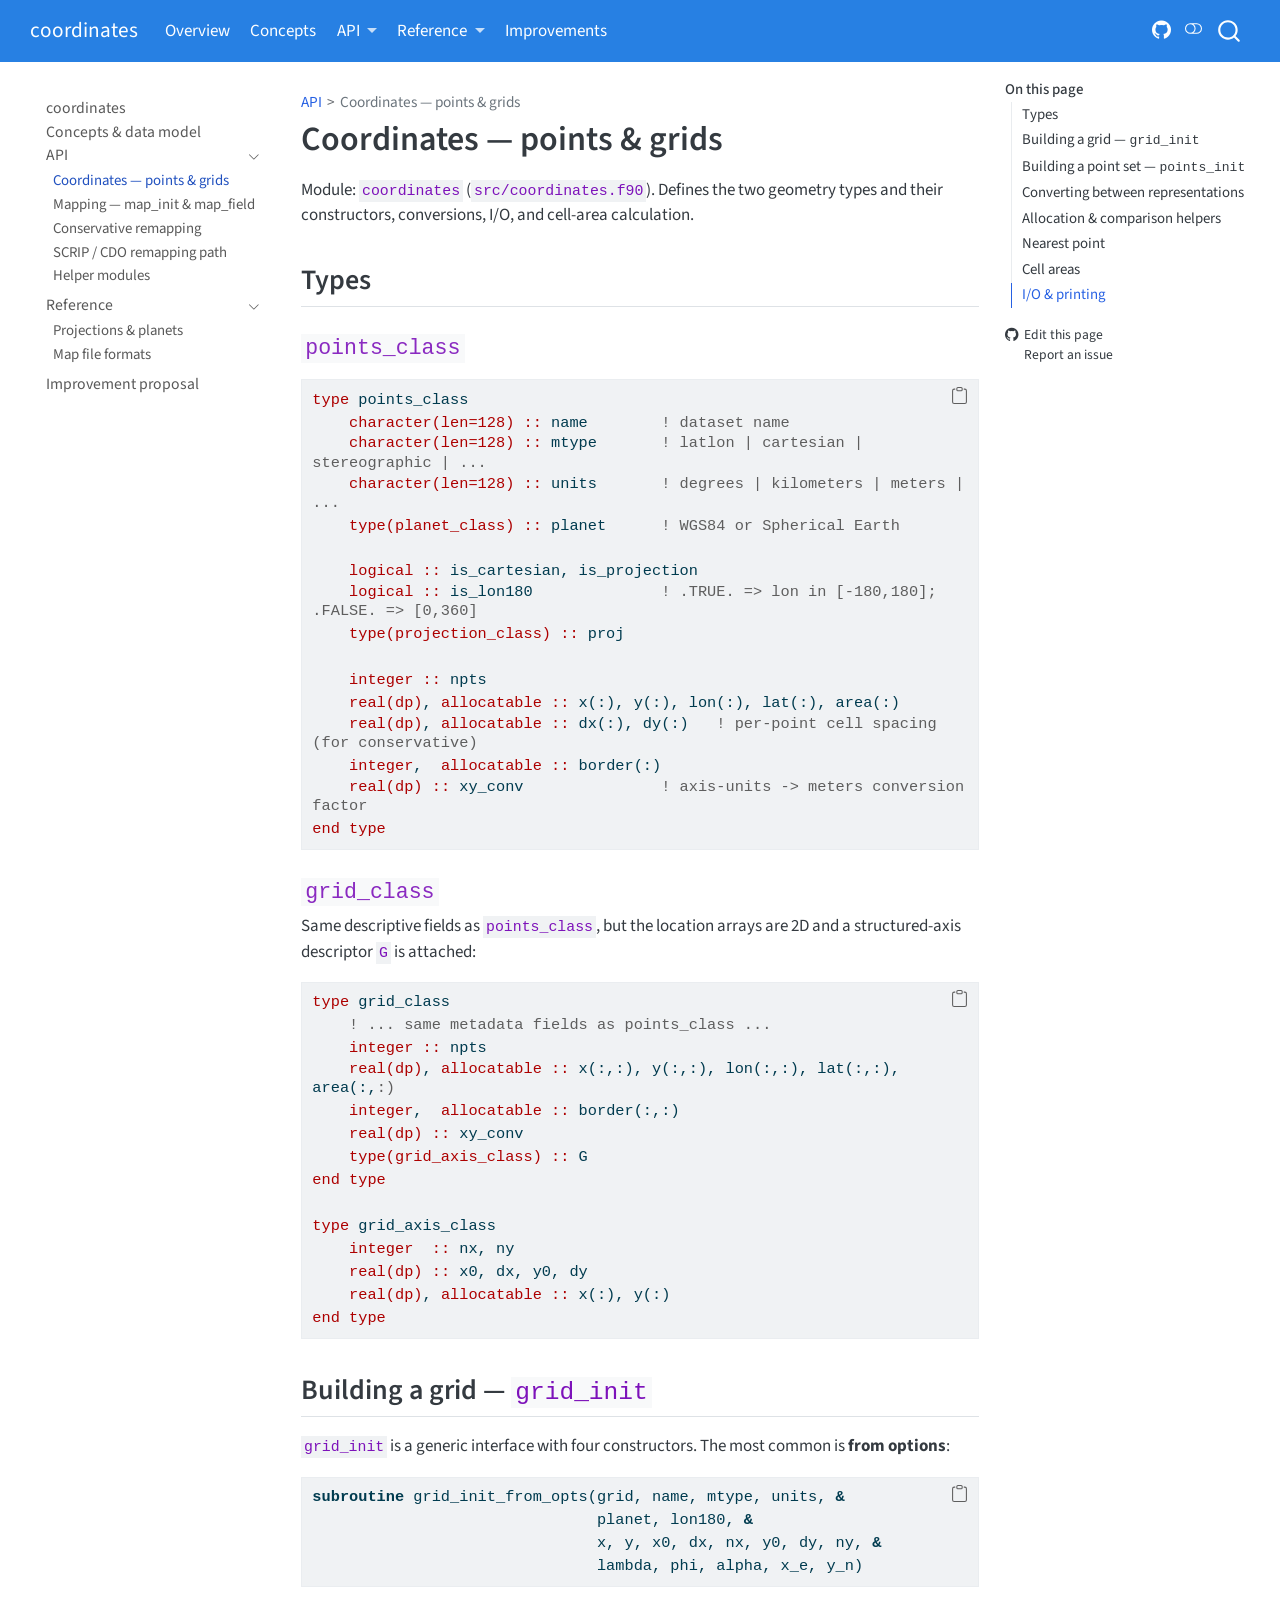
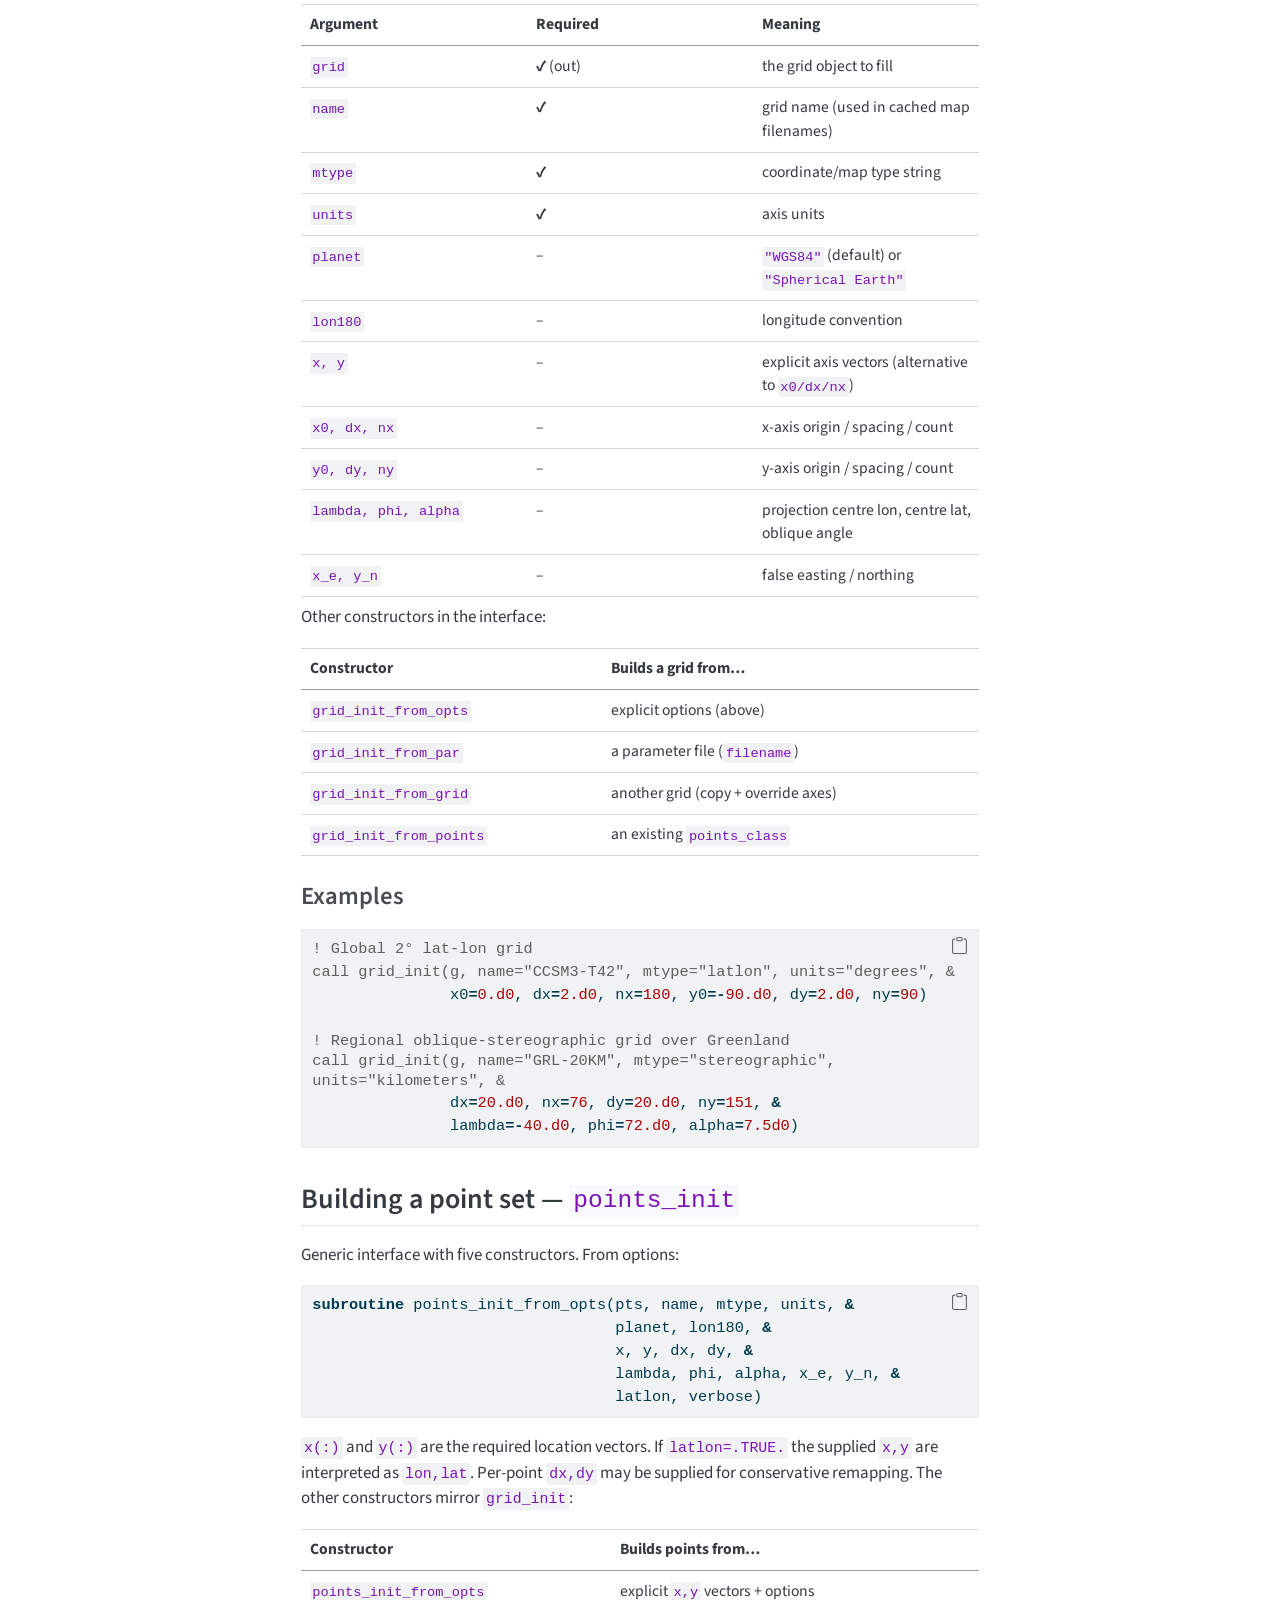
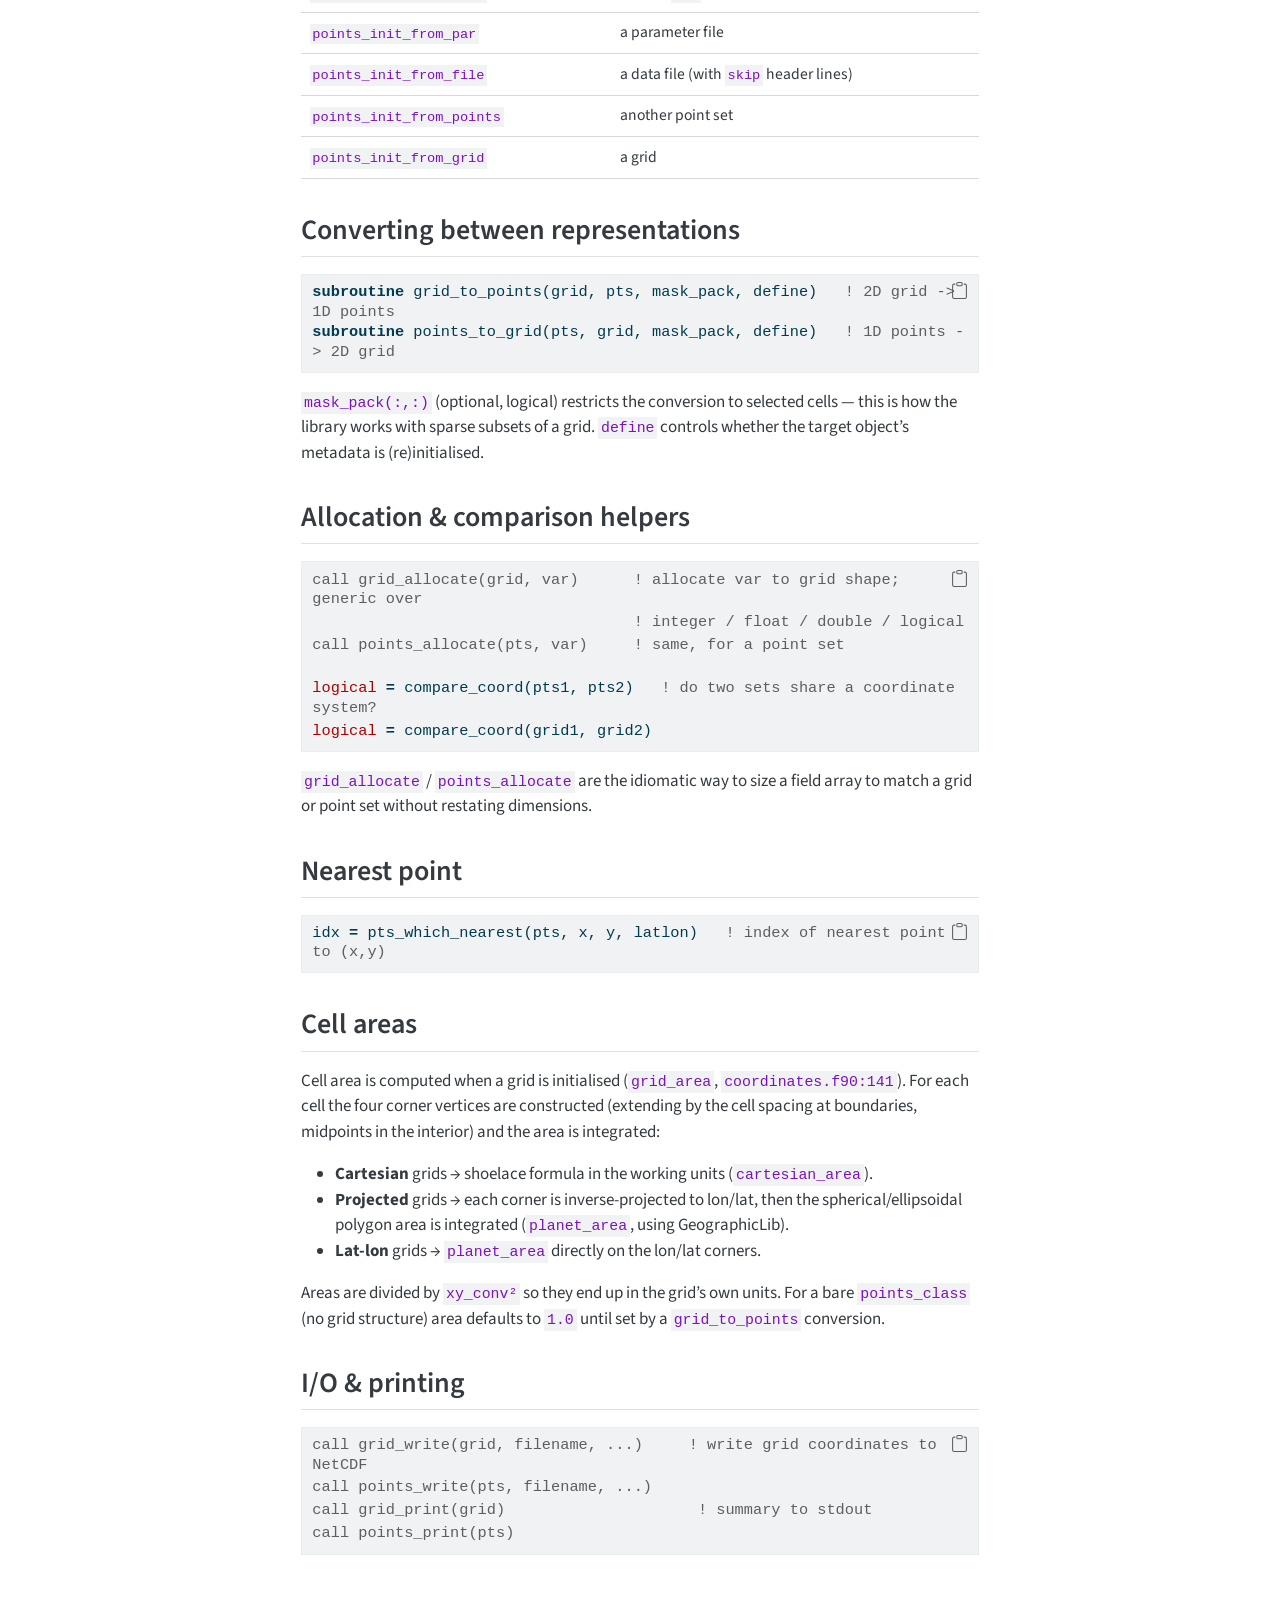
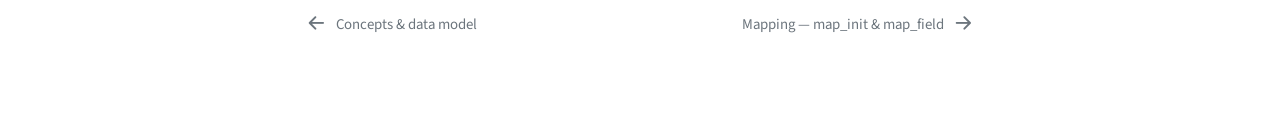
<file: api/coordinates.html>
<!DOCTYPE html>
<html xmlns="http://www.w3.org/1999/xhtml" lang="en" xml:lang="en"><head>

<meta charset="utf-8">
<meta name="generator" content="quarto-1.9.38">

<meta name="viewport" content="width=device-width, initial-scale=1.0, user-scalable=yes">


<title>Coordinates — points &amp; grids – coordinates</title>
<style>
/* Default styles provided by pandoc.
** See https://pandoc.org/MANUAL.html#variables-for-html for config info.
*/
code{white-space: pre-wrap;}
span.smallcaps{font-variant: small-caps;}
div.columns{display: flex; gap: min(4vw, 1.5em);}
div.column{flex: auto; overflow-x: auto;}
div.hanging-indent{margin-left: 1.5em; text-indent: -1.5em;}
ul.task-list{list-style: none;}
ul.task-list li input[type="checkbox"] {
  width: 0.8em;
  margin: 0 0.8em 0.2em -1em; /* quarto-specific, see https://github.com/quarto-dev/quarto-cli/issues/4556 */ 
  vertical-align: middle;
}
/* CSS for syntax highlighting */
html { -webkit-text-size-adjust: 100%; }
pre > code.sourceCode { white-space: pre; position: relative; }
pre > code.sourceCode > span { display: inline-block; line-height: 1.25; }
pre > code.sourceCode > span:empty { height: 1.2em; }
.sourceCode { overflow: visible; }
code.sourceCode > span { color: inherit; text-decoration: inherit; }
div.sourceCode { margin: 1em 0; }
pre.sourceCode { margin: 0; }
@media screen {
div.sourceCode { overflow: auto; }
}
@media print {
pre > code.sourceCode { white-space: pre-wrap; }
pre > code.sourceCode > span { text-indent: -5em; padding-left: 5em; }
}
pre.numberSource code
  { counter-reset: source-line 0; }
pre.numberSource code > span
  { position: relative; left: -4em; counter-increment: source-line; }
pre.numberSource code > span > a:first-child::before
  { content: counter(source-line);
    position: relative; left: -1em; text-align: right; vertical-align: baseline;
    border: none; display: inline-block;
    -webkit-touch-callout: none; -webkit-user-select: none;
    -khtml-user-select: none; -moz-user-select: none;
    -ms-user-select: none; user-select: none;
    padding: 0 4px; width: 4em;
  }
pre.numberSource { margin-left: 3em;  padding-left: 4px; }
div.sourceCode
  {   }
@media screen {
pre > code.sourceCode > span > a:first-child::before { text-decoration: underline; }
}
</style>


<script src="../site_libs/quarto-nav/quarto-nav.js"></script>
<script src="../site_libs/quarto-nav/headroom.min.js"></script>
<script src="../site_libs/clipboard/clipboard.min.js"></script>
<script src="../site_libs/quarto-search/autocomplete.umd.js"></script>
<script src="../site_libs/quarto-search/fuse.min.js"></script>
<script src="../site_libs/quarto-search/quarto-search.js"></script>
<meta name="quarto:offset" content="../">
<link href="../api/mapping.html" rel="next">
<link href="../concepts.html" rel="prev">
<script src="../site_libs/quarto-html/quarto.js" type="module"></script>
<script src="../site_libs/quarto-html/tabsets/tabsets.js" type="module"></script>
<script src="../site_libs/quarto-html/popper.min.js"></script>
<script src="../site_libs/quarto-html/tippy.umd.min.js"></script>
<script src="../site_libs/quarto-html/anchor.min.js"></script>
<link href="../site_libs/quarto-html/tippy.css" rel="stylesheet">
<link href="../site_libs/quarto-html/quarto-syntax-highlighting-15634bcf2e68342d4ad2dfa704d543f6.css" rel="stylesheet" class="quarto-color-scheme" id="quarto-text-highlighting-styles">
<link href="../site_libs/quarto-html/quarto-syntax-highlighting-dark-0a6b7249c26820e032cb0bd839ff02b1.css" rel="stylesheet" class="quarto-color-scheme quarto-color-alternate" id="quarto-text-highlighting-styles">
<link href="../site_libs/quarto-html/quarto-syntax-highlighting-15634bcf2e68342d4ad2dfa704d543f6.css" rel="stylesheet" class="quarto-color-scheme-extra" id="quarto-text-highlighting-styles">
<script src="../site_libs/bootstrap/bootstrap.min.js"></script>
<link href="../site_libs/bootstrap/bootstrap-icons.css" rel="stylesheet">
<link href="../site_libs/bootstrap/bootstrap-6c645bba97489949a6ce198fa08f5136.min.css" rel="stylesheet" append-hash="true" class="quarto-color-scheme" id="quarto-bootstrap" data-mode="light">
<link href="../site_libs/bootstrap/bootstrap-dark-ee16de7c3afa18fce055331efaaa6bb8.min.css" rel="stylesheet" append-hash="true" class="quarto-color-scheme quarto-color-alternate" id="quarto-bootstrap" data-mode="dark">
<link href="../site_libs/bootstrap/bootstrap-6c645bba97489949a6ce198fa08f5136.min.css" rel="stylesheet" append-hash="true" class="quarto-color-scheme-extra" id="quarto-bootstrap" data-mode="light">
<script id="quarto-search-options" type="application/json">{
  "location": "navbar",
  "copy-button": false,
  "collapse-after": 3,
  "panel-placement": "end",
  "type": "overlay",
  "limit": 50,
  "keyboard-shortcut": [
    "f",
    "/",
    "s"
  ],
  "show-item-context": false,
  "language": {
    "search-no-results-text": "No results",
    "search-matching-documents-text": "matching documents",
    "search-copy-link-title": "Copy link to search",
    "search-hide-matches-text": "Hide additional matches",
    "search-more-match-text": "more match in this document",
    "search-more-matches-text": "more matches in this document",
    "search-clear-button-title": "Clear",
    "search-text-placeholder": "",
    "search-detached-cancel-button-title": "Cancel",
    "search-submit-button-title": "Submit",
    "search-label": "Search"
  }
}</script>


<link rel="stylesheet" href="../styles.css">
</head>

<body class="nav-sidebar floating nav-fixed quarto-light"><script id="quarto-html-before-body" type="application/javascript">
    const toggleBodyColorMode = (bsSheetEl) => {
      const mode = bsSheetEl.getAttribute("data-mode");
      const bodyEl = window.document.querySelector("body");
      if (mode === "dark") {
        bodyEl.classList.add("quarto-dark");
        bodyEl.classList.remove("quarto-light");
      } else {
        bodyEl.classList.add("quarto-light");
        bodyEl.classList.remove("quarto-dark");
      }
    }
    const toggleBodyColorPrimary = () => {
      const bsSheetEl = window.document.querySelector("link#quarto-bootstrap:not([rel=disabled-stylesheet])");
      if (bsSheetEl) {
        toggleBodyColorMode(bsSheetEl);
      }
    }
    const setColorSchemeToggle = (alternate) => {
      const toggles = window.document.querySelectorAll('.quarto-color-scheme-toggle');
      for (let i=0; i < toggles.length; i++) {
        const toggle = toggles[i];
        if (toggle) {
          if (alternate) {
            toggle.classList.add("alternate");
          } else {
            toggle.classList.remove("alternate");
          }
        }
      }
    };
    const toggleColorMode = (alternate) => {
      // Switch the stylesheets
      const primaryStylesheets = window.document.querySelectorAll('link.quarto-color-scheme:not(.quarto-color-alternate)');
      const alternateStylesheets = window.document.querySelectorAll('link.quarto-color-scheme.quarto-color-alternate');
      manageTransitions('#quarto-margin-sidebar .nav-link', false);
      if (alternate) {
        // note: dark is layered on light, we don't disable primary!
        enableStylesheet(alternateStylesheets);
        for (const sheetNode of alternateStylesheets) {
          if (sheetNode.id === "quarto-bootstrap") {
            toggleBodyColorMode(sheetNode);
          }
        }
      } else {
        disableStylesheet(alternateStylesheets);
        enableStylesheet(primaryStylesheets)
        toggleBodyColorPrimary();
      }
      manageTransitions('#quarto-margin-sidebar .nav-link', true);
      // Switch the toggles
      setColorSchemeToggle(alternate)
      // Hack to workaround the fact that safari doesn't
      // properly recolor the scrollbar when toggling (#1455)
      if (navigator.userAgent.indexOf('Safari') > 0 && navigator.userAgent.indexOf('Chrome') == -1) {
        manageTransitions("body", false);
        window.scrollTo(0, 1);
        setTimeout(() => {
          window.scrollTo(0, 0);
          manageTransitions("body", true);
        }, 40);
      }
    }
    const disableStylesheet = (stylesheets) => {
      for (let i=0; i < stylesheets.length; i++) {
        const stylesheet = stylesheets[i];
        stylesheet.rel = 'disabled-stylesheet';
      }
    }
    const enableStylesheet = (stylesheets) => {
      for (let i=0; i < stylesheets.length; i++) {
        const stylesheet = stylesheets[i];
        if(stylesheet.rel !== 'stylesheet') { // for Chrome, which will still FOUC without this check
          stylesheet.rel = 'stylesheet';
        }
      }
    }
    const manageTransitions = (selector, allowTransitions) => {
      const els = window.document.querySelectorAll(selector);
      for (let i=0; i < els.length; i++) {
        const el = els[i];
        if (allowTransitions) {
          el.classList.remove('notransition');
        } else {
          el.classList.add('notransition');
        }
      }
    }
    const isFileUrl = () => {
      return window.location.protocol === 'file:';
    }
    const hasAlternateSentinel = () => {
      let styleSentinel = getColorSchemeSentinel();
      if (styleSentinel !== null) {
        return styleSentinel === "alternate";
      } else {
        return false;
      }
    }
    const setStyleSentinel = (alternate) => {
      const value = alternate ? "alternate" : "default";
      if (!isFileUrl()) {
        window.localStorage.setItem("quarto-color-scheme", value);
      } else {
        localAlternateSentinel = value;
      }
    }
    const getColorSchemeSentinel = () => {
      if (!isFileUrl()) {
        const storageValue = window.localStorage.getItem("quarto-color-scheme");
        return storageValue != null ? storageValue : localAlternateSentinel;
      } else {
        return localAlternateSentinel;
      }
    }
    const toggleGiscusIfUsed = (isAlternate, darkModeDefault) => {
      const baseTheme = document.querySelector('#giscus-base-theme')?.value ?? 'light';
      const alternateTheme = document.querySelector('#giscus-alt-theme')?.value ?? 'dark';
      let newTheme = '';
      if(authorPrefersDark) {
        newTheme = isAlternate ? baseTheme : alternateTheme;
      } else {
        newTheme = isAlternate ? alternateTheme : baseTheme;
      }
      const changeGiscusTheme = () => {
        // From: https://github.com/giscus/giscus/issues/336
        const sendMessage = (message) => {
          const iframe = document.querySelector('iframe.giscus-frame');
          if (!iframe) return;
          iframe.contentWindow.postMessage({ giscus: message }, 'https://giscus.app');
        }
        sendMessage({
          setConfig: {
            theme: newTheme
          }
        });
      }
      const isGiscussLoaded = window.document.querySelector('iframe.giscus-frame') !== null;
      if (isGiscussLoaded) {
        changeGiscusTheme();
      }
    };
    const authorPrefersDark = false;
    const darkModeDefault = authorPrefersDark;
      document.querySelector('link#quarto-text-highlighting-styles.quarto-color-scheme-extra').rel = 'disabled-stylesheet';
      document.querySelector('link#quarto-bootstrap.quarto-color-scheme-extra').rel = 'disabled-stylesheet';
    let localAlternateSentinel = darkModeDefault ? 'alternate' : 'default';
    // Dark / light mode switch
    window.quartoToggleColorScheme = () => {
      // Read the current dark / light value
      let toAlternate = !hasAlternateSentinel();
      toggleColorMode(toAlternate);
      setStyleSentinel(toAlternate);
      toggleGiscusIfUsed(toAlternate, darkModeDefault);
      window.dispatchEvent(new Event('resize'));
    };
    // Switch to dark mode if need be
    if (hasAlternateSentinel()) {
      toggleColorMode(true);
    } else {
      toggleColorMode(false);
    }
  </script>

<div id="quarto-search-results"></div>
  <header id="quarto-header" class="headroom fixed-top">
    <nav class="navbar navbar-expand-lg " data-bs-theme="dark">
      <div class="navbar-container container-fluid">
      <div class="navbar-brand-container mx-auto">
    <a class="navbar-brand" href="../index.html">
    <span class="navbar-title">coordinates</span>
    </a>
  </div>
            <div id="quarto-search" class="" title="Search"></div>
          <button class="navbar-toggler" type="button" data-bs-toggle="collapse" data-bs-target="#navbarCollapse" aria-controls="navbarCollapse" role="menu" aria-expanded="false" aria-label="Toggle navigation" onclick="if (window.quartoToggleHeadroom) { window.quartoToggleHeadroom(); }">
  <span class="navbar-toggler-icon"></span>
</button>
          <div class="collapse navbar-collapse" id="navbarCollapse">
            <ul class="navbar-nav navbar-nav-scroll me-auto">
  <li class="nav-item">
    <a class="nav-link active" href="../index.html" aria-current="page"> 
<span class="menu-text">Overview</span></a>
  </li>  
  <li class="nav-item">
    <a class="nav-link" href="../concepts.html"> 
<span class="menu-text">Concepts</span></a>
  </li>  
  <li class="nav-item dropdown ">
    <a class="nav-link dropdown-toggle" href="#" id="nav-menu-api" role="link" data-bs-toggle="dropdown" aria-expanded="false">
 <span class="menu-text">API</span>
    </a>
    <ul class="dropdown-menu" aria-labelledby="nav-menu-api">    
        <li>
    <a class="dropdown-item" href="../api/coordinates.html">
 <span class="dropdown-text">Coordinates (points &amp; grid)</span></a>
  </li>  
        <li>
    <a class="dropdown-item" href="../api/mapping.html">
 <span class="dropdown-text">Mapping (map_init / map_field)</span></a>
  </li>  
        <li>
    <a class="dropdown-item" href="../api/conservative.html">
 <span class="dropdown-text">Conservative remapping</span></a>
  </li>  
        <li>
    <a class="dropdown-item" href="../api/scrip-cdo.html">
 <span class="dropdown-text">SCRIP / CDO path</span></a>
  </li>  
        <li>
    <a class="dropdown-item" href="../api/helpers.html">
 <span class="dropdown-text">Helper modules</span></a>
  </li>  
    </ul>
  </li>
  <li class="nav-item dropdown ">
    <a class="nav-link dropdown-toggle" href="#" id="nav-menu-reference" role="link" data-bs-toggle="dropdown" aria-expanded="false">
 <span class="menu-text">Reference</span>
    </a>
    <ul class="dropdown-menu" aria-labelledby="nav-menu-reference">    
        <li>
    <a class="dropdown-item" href="../reference/projections.html">
 <span class="dropdown-text">Projections &amp; planets</span></a>
  </li>  
        <li>
    <a class="dropdown-item" href="../reference/map-file-format.html">
 <span class="dropdown-text">Map file formats</span></a>
  </li>  
    </ul>
  </li>
  <li class="nav-item">
    <a class="nav-link" href="../improvements.html"> 
<span class="menu-text">Improvements</span></a>
  </li>  
</ul>
            <ul class="navbar-nav navbar-nav-scroll ms-auto">
  <li class="nav-item compact">
    <a class="nav-link" href="https://github.com/fesmc/coordinates"> <i class="bi bi-github" role="img">
</i> 
<span class="menu-text"></span></a>
  </li>  
</ul>
          </div> <!-- /navcollapse -->
            <div class="quarto-navbar-tools">
  <a href="" class="quarto-color-scheme-toggle quarto-navigation-tool  px-1" onclick="window.quartoToggleColorScheme(); return false;" title="Toggle dark mode"><i class="bi"></i></a>
</div>
      </div> <!-- /container-fluid -->
    </nav>
  <nav class="quarto-secondary-nav">
    <div class="container-fluid d-flex">
      <button type="button" class="quarto-btn-toggle btn" data-bs-toggle="collapse" role="button" data-bs-target=".quarto-sidebar-collapse-item" aria-controls="quarto-sidebar" aria-expanded="false" aria-label="Toggle sidebar navigation" onclick="if (window.quartoToggleHeadroom) { window.quartoToggleHeadroom(); }">
        <i class="bi bi-layout-text-sidebar-reverse"></i>
      </button>
        <nav class="quarto-page-breadcrumbs" aria-label="breadcrumb"><ol class="breadcrumb"><li class="breadcrumb-item"><a href="../api/coordinates.html">API</a></li><li class="breadcrumb-item"><a href="../api/coordinates.html">Coordinates — points &amp; grids</a></li></ol></nav>
        <a class="flex-grow-1" role="navigation" data-bs-toggle="collapse" data-bs-target=".quarto-sidebar-collapse-item" aria-controls="quarto-sidebar" aria-expanded="false" aria-label="Toggle sidebar navigation" onclick="if (window.quartoToggleHeadroom) { window.quartoToggleHeadroom(); }">      
        </a>
    </div>
  </nav>
</header>
<!-- content -->
<div id="quarto-content" class="quarto-container page-columns page-rows-contents page-layout-article page-navbar">
<!-- sidebar -->
  <nav id="quarto-sidebar" class="sidebar collapse collapse-horizontal quarto-sidebar-collapse-item sidebar-navigation floating overflow-auto">
    <div class="sidebar-menu-container"> 
    <ul class="list-unstyled mt-1">
        <li class="sidebar-item">
  <div class="sidebar-item-container"> 
  <a href="../index.html" class="sidebar-item-text sidebar-link">
 <span class="menu-text">coordinates</span></a>
  </div>
</li>
        <li class="sidebar-item">
  <div class="sidebar-item-container"> 
  <a href="../concepts.html" class="sidebar-item-text sidebar-link">
 <span class="menu-text">Concepts &amp; data model</span></a>
  </div>
</li>
        <li class="sidebar-item sidebar-item-section">
      <div class="sidebar-item-container"> 
            <a class="sidebar-item-text sidebar-link text-start" data-bs-toggle="collapse" data-bs-target="#quarto-sidebar-section-1" role="navigation" aria-expanded="true">
 <span class="menu-text">API</span></a>
          <a class="sidebar-item-toggle text-start" data-bs-toggle="collapse" data-bs-target="#quarto-sidebar-section-1" role="navigation" aria-expanded="true" aria-label="Toggle section">
            <i class="bi bi-chevron-right ms-2"></i>
          </a> 
      </div>
      <ul id="quarto-sidebar-section-1" class="collapse list-unstyled sidebar-section depth1 show">  
          <li class="sidebar-item">
  <div class="sidebar-item-container"> 
  <a href="../api/coordinates.html" class="sidebar-item-text sidebar-link active">
 <span class="menu-text">Coordinates — points &amp; grids</span></a>
  </div>
</li>
          <li class="sidebar-item">
  <div class="sidebar-item-container"> 
  <a href="../api/mapping.html" class="sidebar-item-text sidebar-link">
 <span class="menu-text">Mapping — map_init &amp; map_field</span></a>
  </div>
</li>
          <li class="sidebar-item">
  <div class="sidebar-item-container"> 
  <a href="../api/conservative.html" class="sidebar-item-text sidebar-link">
 <span class="menu-text">Conservative remapping</span></a>
  </div>
</li>
          <li class="sidebar-item">
  <div class="sidebar-item-container"> 
  <a href="../api/scrip-cdo.html" class="sidebar-item-text sidebar-link">
 <span class="menu-text">SCRIP / CDO remapping path</span></a>
  </div>
</li>
          <li class="sidebar-item">
  <div class="sidebar-item-container"> 
  <a href="../api/helpers.html" class="sidebar-item-text sidebar-link">
 <span class="menu-text">Helper modules</span></a>
  </div>
</li>
      </ul>
  </li>
        <li class="sidebar-item sidebar-item-section">
      <div class="sidebar-item-container"> 
            <a class="sidebar-item-text sidebar-link text-start" data-bs-toggle="collapse" data-bs-target="#quarto-sidebar-section-2" role="navigation" aria-expanded="true">
 <span class="menu-text">Reference</span></a>
          <a class="sidebar-item-toggle text-start" data-bs-toggle="collapse" data-bs-target="#quarto-sidebar-section-2" role="navigation" aria-expanded="true" aria-label="Toggle section">
            <i class="bi bi-chevron-right ms-2"></i>
          </a> 
      </div>
      <ul id="quarto-sidebar-section-2" class="collapse list-unstyled sidebar-section depth1 show">  
          <li class="sidebar-item">
  <div class="sidebar-item-container"> 
  <a href="../reference/projections.html" class="sidebar-item-text sidebar-link">
 <span class="menu-text">Projections &amp; planets</span></a>
  </div>
</li>
          <li class="sidebar-item">
  <div class="sidebar-item-container"> 
  <a href="../reference/map-file-format.html" class="sidebar-item-text sidebar-link">
 <span class="menu-text">Map file formats</span></a>
  </div>
</li>
      </ul>
  </li>
        <li class="sidebar-item">
  <div class="sidebar-item-container"> 
  <a href="../improvements.html" class="sidebar-item-text sidebar-link">
 <span class="menu-text">Improvement proposal</span></a>
  </div>
</li>
    </ul>
    </div>
</nav>
<div id="quarto-sidebar-glass" class="quarto-sidebar-collapse-item" data-bs-toggle="collapse" data-bs-target=".quarto-sidebar-collapse-item"></div>
<!-- margin-sidebar -->
    <div id="quarto-margin-sidebar" class="sidebar margin-sidebar">
        <nav id="TOC" role="doc-toc" class="toc-active">
    <h2 id="toc-title">On this page</h2>
   
  <ul>
  <li><a href="#types" id="toc-types" class="nav-link active" data-scroll-target="#types">Types</a>
  <ul class="collapse">
  <li><a href="#points_class" id="toc-points_class" class="nav-link" data-scroll-target="#points_class"><code>points_class</code></a></li>
  <li><a href="#grid_class" id="toc-grid_class" class="nav-link" data-scroll-target="#grid_class"><code>grid_class</code></a></li>
  </ul></li>
  <li><a href="#building-a-grid-grid_init" id="toc-building-a-grid-grid_init" class="nav-link" data-scroll-target="#building-a-grid-grid_init">Building a grid — <code>grid_init</code></a>
  <ul class="collapse">
  <li><a href="#examples" id="toc-examples" class="nav-link" data-scroll-target="#examples">Examples</a></li>
  </ul></li>
  <li><a href="#building-a-point-set-points_init" id="toc-building-a-point-set-points_init" class="nav-link" data-scroll-target="#building-a-point-set-points_init">Building a point set — <code>points_init</code></a></li>
  <li><a href="#converting-between-representations" id="toc-converting-between-representations" class="nav-link" data-scroll-target="#converting-between-representations">Converting between representations</a></li>
  <li><a href="#allocation-comparison-helpers" id="toc-allocation-comparison-helpers" class="nav-link" data-scroll-target="#allocation-comparison-helpers">Allocation &amp; comparison helpers</a></li>
  <li><a href="#nearest-point" id="toc-nearest-point" class="nav-link" data-scroll-target="#nearest-point">Nearest point</a></li>
  <li><a href="#cell-areas" id="toc-cell-areas" class="nav-link" data-scroll-target="#cell-areas">Cell areas</a></li>
  <li><a href="#io-printing" id="toc-io-printing" class="nav-link" data-scroll-target="#io-printing">I/O &amp; printing</a></li>
  </ul>
<div class="toc-actions"><ul><li><a href="https://github.com/fesmc/coordinates/edit/main/api/coordinates.qmd" class="toc-action"><i class="bi bi-github"></i>Edit this page</a></li><li><a href="https://github.com/fesmc/coordinates/issues/new" class="toc-action"><i class="bi empty"></i>Report an issue</a></li></ul></div></nav>
    </div>
<!-- main -->
<main class="content" id="quarto-document-content">


<header id="title-block-header" class="quarto-title-block default"><nav class="quarto-page-breadcrumbs quarto-title-breadcrumbs d-none d-lg-block" aria-label="breadcrumb"><ol class="breadcrumb"><li class="breadcrumb-item"><a href="../api/coordinates.html">API</a></li><li class="breadcrumb-item"><a href="../api/coordinates.html">Coordinates — points &amp; grids</a></li></ol></nav>
<div class="quarto-title">
<h1 class="title">Coordinates — points &amp; grids</h1>
</div>



<div class="quarto-title-meta">

    
  
    
  </div>
  


</header>


<p>Module: <code>coordinates</code> (<code>src/coordinates.f90</code>). Defines the two geometry types and their constructors, conversions, I/O, and cell-area calculation.</p>
<section id="types" class="level2">
<h2 class="anchored" data-anchor-id="types">Types</h2>
<section id="points_class" class="level3">
<h3 class="anchored" data-anchor-id="points_class"><code>points_class</code></h3>
<div class="code-copy-outer-scaffold"><div class="sourceCode" id="cb1"><pre class="sourceCode fortran code-with-copy"><code class="sourceCode fortranfixed"><span id="cb1-1"><a href="#cb1-1" aria-hidden="true" tabindex="-1"></a><span class="dt">type</span> points_class</span>
<span id="cb1-2"><a href="#cb1-2" aria-hidden="true" tabindex="-1"></a>    <span class="dt">character(len=128)</span> <span class="dt">::</span> name        <span class="co">! dataset name</span></span>
<span id="cb1-3"><a href="#cb1-3" aria-hidden="true" tabindex="-1"></a>    <span class="dt">character(len=128)</span> <span class="dt">::</span> mtype       <span class="co">! latlon | cartesian | stereographic | ...</span></span>
<span id="cb1-4"><a href="#cb1-4" aria-hidden="true" tabindex="-1"></a>    <span class="dt">character(len=128)</span> <span class="dt">::</span> units       <span class="co">! degrees | kilometers | meters | ...</span></span>
<span id="cb1-5"><a href="#cb1-5" aria-hidden="true" tabindex="-1"></a>    <span class="dt">type(planet_class)</span> <span class="dt">::</span> planet      <span class="co">! WGS84 or Spherical Earth</span></span>
<span id="cb1-6"><a href="#cb1-6" aria-hidden="true" tabindex="-1"></a></span>
<span id="cb1-7"><a href="#cb1-7" aria-hidden="true" tabindex="-1"></a>    <span class="dt">logical</span> <span class="dt">::</span> is_cartesian, is_projection</span>
<span id="cb1-8"><a href="#cb1-8" aria-hidden="true" tabindex="-1"></a>    <span class="dt">logical</span> <span class="dt">::</span> is_lon180              <span class="co">! .TRUE. =&gt; lon in [-180,180]; .FALSE. =&gt; [0,360]</span></span>
<span id="cb1-9"><a href="#cb1-9" aria-hidden="true" tabindex="-1"></a>    <span class="dt">type(projection_class)</span> <span class="dt">::</span> proj</span>
<span id="cb1-10"><a href="#cb1-10" aria-hidden="true" tabindex="-1"></a></span>
<span id="cb1-11"><a href="#cb1-11" aria-hidden="true" tabindex="-1"></a>    <span class="dt">integer</span> <span class="dt">::</span> npts</span>
<span id="cb1-12"><a href="#cb1-12" aria-hidden="true" tabindex="-1"></a>    <span class="dt">real(dp)</span>, <span class="dt">allocatable</span> <span class="dt">::</span> x(:), y(:), lon(:), lat(:), area(:)</span>
<span id="cb1-13"><a href="#cb1-13" aria-hidden="true" tabindex="-1"></a>    <span class="dt">real(dp)</span>, <span class="dt">allocatable</span> <span class="dt">::</span> dx(:), dy(:)   <span class="co">! per-point cell spacing (for conservative)</span></span>
<span id="cb1-14"><a href="#cb1-14" aria-hidden="true" tabindex="-1"></a>    <span class="dt">integer</span>,  <span class="dt">allocatable</span> <span class="dt">::</span> border(:)</span>
<span id="cb1-15"><a href="#cb1-15" aria-hidden="true" tabindex="-1"></a>    <span class="dt">real(dp)</span> <span class="dt">::</span> xy_conv               <span class="co">! axis-units -&gt; meters conversion factor</span></span>
<span id="cb1-16"><a href="#cb1-16" aria-hidden="true" tabindex="-1"></a><span class="dt">end type</span></span></code></pre></div><button title="Copy to Clipboard" class="code-copy-button"><i class="bi"></i></button></div>
</section>
<section id="grid_class" class="level3">
<h3 class="anchored" data-anchor-id="grid_class"><code>grid_class</code></h3>
<p>Same descriptive fields as <code>points_class</code>, but the location arrays are 2D and a structured-axis descriptor <code>G</code> is attached:</p>
<div class="code-copy-outer-scaffold"><div class="sourceCode" id="cb2"><pre class="sourceCode fortran code-with-copy"><code class="sourceCode fortranfixed"><span id="cb2-1"><a href="#cb2-1" aria-hidden="true" tabindex="-1"></a><span class="dt">type</span> grid_class</span>
<span id="cb2-2"><a href="#cb2-2" aria-hidden="true" tabindex="-1"></a>    <span class="co">! ... same metadata fields as points_class ...</span></span>
<span id="cb2-3"><a href="#cb2-3" aria-hidden="true" tabindex="-1"></a>    <span class="dt">integer</span> <span class="dt">::</span> npts</span>
<span id="cb2-4"><a href="#cb2-4" aria-hidden="true" tabindex="-1"></a>    <span class="dt">real(dp)</span>, <span class="dt">allocatable</span> <span class="dt">::</span> x(:,:), y(:,:), lon(:,:), lat(:,:), area(:,<span class="co">:)</span></span>
<span id="cb2-5"><a href="#cb2-5" aria-hidden="true" tabindex="-1"></a>    <span class="dt">integer</span>,  <span class="dt">allocatable</span> <span class="dt">::</span> border(:,:)</span>
<span id="cb2-6"><a href="#cb2-6" aria-hidden="true" tabindex="-1"></a>    <span class="dt">real(dp)</span> <span class="dt">::</span> xy_conv</span>
<span id="cb2-7"><a href="#cb2-7" aria-hidden="true" tabindex="-1"></a>    <span class="dt">type(grid_axis_class)</span> <span class="dt">::</span> G</span>
<span id="cb2-8"><a href="#cb2-8" aria-hidden="true" tabindex="-1"></a><span class="dt">end type</span></span>
<span id="cb2-9"><a href="#cb2-9" aria-hidden="true" tabindex="-1"></a></span>
<span id="cb2-10"><a href="#cb2-10" aria-hidden="true" tabindex="-1"></a><span class="dt">type</span> grid_axis_class</span>
<span id="cb2-11"><a href="#cb2-11" aria-hidden="true" tabindex="-1"></a>    <span class="dt">integer</span>  <span class="dt">::</span> nx, ny</span>
<span id="cb2-12"><a href="#cb2-12" aria-hidden="true" tabindex="-1"></a>    <span class="dt">real(dp)</span> <span class="dt">::</span> x0, dx, y0, dy</span>
<span id="cb2-13"><a href="#cb2-13" aria-hidden="true" tabindex="-1"></a>    <span class="dt">real(dp)</span>, <span class="dt">allocatable</span> <span class="dt">::</span> x(:), y(:)</span>
<span id="cb2-14"><a href="#cb2-14" aria-hidden="true" tabindex="-1"></a><span class="dt">end type</span></span></code></pre></div><button title="Copy to Clipboard" class="code-copy-button"><i class="bi"></i></button></div>
</section>
</section>
<section id="building-a-grid-grid_init" class="level2">
<h2 class="anchored" data-anchor-id="building-a-grid-grid_init">Building a grid — <code>grid_init</code></h2>
<p><code>grid_init</code> is a generic interface with four constructors. The most common is <strong>from options</strong>:</p>
<div class="code-copy-outer-scaffold"><div class="sourceCode" id="cb3"><pre class="sourceCode fortran code-with-copy"><code class="sourceCode fortranfixed"><span id="cb3-1"><a href="#cb3-1" aria-hidden="true" tabindex="-1"></a><span class="kw">subroutine</span> grid_init_from_opts(grid, name, mtype, units, <span class="kw">&amp;</span></span>
<span id="cb3-2"><a href="#cb3-2" aria-hidden="true" tabindex="-1"></a>                               planet, lon180, <span class="kw">&amp;</span></span>
<span id="cb3-3"><a href="#cb3-3" aria-hidden="true" tabindex="-1"></a>                               x, y, x0, dx, nx, y0, dy, ny, <span class="kw">&amp;</span></span>
<span id="cb3-4"><a href="#cb3-4" aria-hidden="true" tabindex="-1"></a>                               lambda, phi, alpha, x_e, y_n)</span></code></pre></div><button title="Copy to Clipboard" class="code-copy-button"><i class="bi"></i></button></div>
<table class="caption-top table">
<colgroup>
<col style="width: 33%">
<col style="width: 33%">
<col style="width: 33%">
</colgroup>
<thead>
<tr class="header">
<th>Argument</th>
<th>Required</th>
<th>Meaning</th>
</tr>
</thead>
<tbody>
<tr class="odd">
<td><code>grid</code></td>
<td>✔ (out)</td>
<td>the grid object to fill</td>
</tr>
<tr class="even">
<td><code>name</code></td>
<td>✔</td>
<td>grid name (used in cached map filenames)</td>
</tr>
<tr class="odd">
<td><code>mtype</code></td>
<td>✔</td>
<td>coordinate/map type string</td>
</tr>
<tr class="even">
<td><code>units</code></td>
<td>✔</td>
<td>axis units</td>
</tr>
<tr class="odd">
<td><code>planet</code></td>
<td>–</td>
<td><code>"WGS84"</code> (default) or <code>"Spherical Earth"</code></td>
</tr>
<tr class="even">
<td><code>lon180</code></td>
<td>–</td>
<td>longitude convention</td>
</tr>
<tr class="odd">
<td><code>x, y</code></td>
<td>–</td>
<td>explicit axis vectors (alternative to <code>x0/dx/nx</code>)</td>
</tr>
<tr class="even">
<td><code>x0, dx, nx</code></td>
<td>–</td>
<td>x-axis origin / spacing / count</td>
</tr>
<tr class="odd">
<td><code>y0, dy, ny</code></td>
<td>–</td>
<td>y-axis origin / spacing / count</td>
</tr>
<tr class="even">
<td><code>lambda, phi, alpha</code></td>
<td>–</td>
<td>projection centre lon, centre lat, oblique angle</td>
</tr>
<tr class="odd">
<td><code>x_e, y_n</code></td>
<td>–</td>
<td>false easting / northing</td>
</tr>
</tbody>
</table>
<p>Other constructors in the interface:</p>
<table class="caption-top table">
<thead>
<tr class="header">
<th>Constructor</th>
<th>Builds a grid from…</th>
</tr>
</thead>
<tbody>
<tr class="odd">
<td><code>grid_init_from_opts</code></td>
<td>explicit options (above)</td>
</tr>
<tr class="even">
<td><code>grid_init_from_par</code></td>
<td>a parameter file (<code>filename</code>)</td>
</tr>
<tr class="odd">
<td><code>grid_init_from_grid</code></td>
<td>another grid (copy + override axes)</td>
</tr>
<tr class="even">
<td><code>grid_init_from_points</code></td>
<td>an existing <code>points_class</code></td>
</tr>
</tbody>
</table>
<section id="examples" class="level3">
<h3 class="anchored" data-anchor-id="examples">Examples</h3>
<div class="code-copy-outer-scaffold"><div class="sourceCode" id="cb4"><pre class="sourceCode fortran code-with-copy"><code class="sourceCode fortranfixed"><span id="cb4-1"><a href="#cb4-1" aria-hidden="true" tabindex="-1"></a><span class="co">! Global 2° lat-lon grid</span></span>
<span id="cb4-2"><a href="#cb4-2" aria-hidden="true" tabindex="-1"></a><span class="co">call grid_init(g, name="CCSM3-T42", mtype="latlon", units="degrees", &amp;</span></span>
<span id="cb4-3"><a href="#cb4-3" aria-hidden="true" tabindex="-1"></a>               x0<span class="kw">=</span><span class="fl">0.d0</span>, dx<span class="kw">=</span><span class="fl">2.d0</span>, nx<span class="kw">=</span><span class="dv">180</span>, y0<span class="kw">=-</span><span class="fl">90.d0</span>, dy<span class="kw">=</span><span class="fl">2.d0</span>, ny<span class="kw">=</span><span class="dv">90</span>)</span>
<span id="cb4-4"><a href="#cb4-4" aria-hidden="true" tabindex="-1"></a></span>
<span id="cb4-5"><a href="#cb4-5" aria-hidden="true" tabindex="-1"></a><span class="co">! Regional oblique-stereographic grid over Greenland</span></span>
<span id="cb4-6"><a href="#cb4-6" aria-hidden="true" tabindex="-1"></a><span class="co">call grid_init(g, name="GRL-20KM", mtype="stereographic", units="kilometers", &amp;</span></span>
<span id="cb4-7"><a href="#cb4-7" aria-hidden="true" tabindex="-1"></a>               dx<span class="kw">=</span><span class="fl">20.d0</span>, nx<span class="kw">=</span><span class="dv">76</span>, dy<span class="kw">=</span><span class="fl">20.d0</span>, ny<span class="kw">=</span><span class="dv">151</span>, <span class="kw">&amp;</span></span>
<span id="cb4-8"><a href="#cb4-8" aria-hidden="true" tabindex="-1"></a>               lambda<span class="kw">=-</span><span class="fl">40.d0</span>, phi<span class="kw">=</span><span class="fl">72.d0</span>, alpha<span class="kw">=</span><span class="fl">7.5d0</span>)</span></code></pre></div><button title="Copy to Clipboard" class="code-copy-button"><i class="bi"></i></button></div>
</section>
</section>
<section id="building-a-point-set-points_init" class="level2">
<h2 class="anchored" data-anchor-id="building-a-point-set-points_init">Building a point set — <code>points_init</code></h2>
<p>Generic interface with five constructors. From options:</p>
<div class="code-copy-outer-scaffold"><div class="sourceCode" id="cb5"><pre class="sourceCode fortran code-with-copy"><code class="sourceCode fortranfixed"><span id="cb5-1"><a href="#cb5-1" aria-hidden="true" tabindex="-1"></a><span class="kw">subroutine</span> points_init_from_opts(pts, name, mtype, units, <span class="kw">&amp;</span></span>
<span id="cb5-2"><a href="#cb5-2" aria-hidden="true" tabindex="-1"></a>                                 planet, lon180, <span class="kw">&amp;</span></span>
<span id="cb5-3"><a href="#cb5-3" aria-hidden="true" tabindex="-1"></a>                                 x, y, dx, dy, <span class="kw">&amp;</span></span>
<span id="cb5-4"><a href="#cb5-4" aria-hidden="true" tabindex="-1"></a>                                 lambda, phi, alpha, x_e, y_n, <span class="kw">&amp;</span></span>
<span id="cb5-5"><a href="#cb5-5" aria-hidden="true" tabindex="-1"></a>                                 latlon, verbose)</span></code></pre></div><button title="Copy to Clipboard" class="code-copy-button"><i class="bi"></i></button></div>
<p><code>x(:)</code> and <code>y(:)</code> are the required location vectors. If <code>latlon=.TRUE.</code> the supplied <code>x,y</code> are interpreted as <code>lon,lat</code>. Per-point <code>dx,dy</code> may be supplied for conservative remapping. The other constructors mirror <code>grid_init</code>:</p>
<table class="caption-top table">
<thead>
<tr class="header">
<th>Constructor</th>
<th>Builds points from…</th>
</tr>
</thead>
<tbody>
<tr class="odd">
<td><code>points_init_from_opts</code></td>
<td>explicit <code>x,y</code> vectors + options</td>
</tr>
<tr class="even">
<td><code>points_init_from_par</code></td>
<td>a parameter file</td>
</tr>
<tr class="odd">
<td><code>points_init_from_file</code></td>
<td>a data file (with <code>skip</code> header lines)</td>
</tr>
<tr class="even">
<td><code>points_init_from_points</code></td>
<td>another point set</td>
</tr>
<tr class="odd">
<td><code>points_init_from_grid</code></td>
<td>a grid</td>
</tr>
</tbody>
</table>
</section>
<section id="converting-between-representations" class="level2">
<h2 class="anchored" data-anchor-id="converting-between-representations">Converting between representations</h2>
<div class="code-copy-outer-scaffold"><div class="sourceCode" id="cb6"><pre class="sourceCode fortran code-with-copy"><code class="sourceCode fortranfixed"><span id="cb6-1"><a href="#cb6-1" aria-hidden="true" tabindex="-1"></a><span class="kw">subroutine</span> grid_to_points(grid, pts, mask_pack, define)   <span class="co">! 2D grid -&gt; 1D points</span></span>
<span id="cb6-2"><a href="#cb6-2" aria-hidden="true" tabindex="-1"></a><span class="kw">subroutine</span> points_to_grid(pts, grid, mask_pack, define)   <span class="co">! 1D points -&gt; 2D grid</span></span></code></pre></div><button title="Copy to Clipboard" class="code-copy-button"><i class="bi"></i></button></div>
<p><code>mask_pack(:,:)</code> (optional, logical) restricts the conversion to selected cells — this is how the library works with sparse subsets of a grid. <code>define</code> controls whether the target object’s metadata is (re)initialised.</p>
</section>
<section id="allocation-comparison-helpers" class="level2">
<h2 class="anchored" data-anchor-id="allocation-comparison-helpers">Allocation &amp; comparison helpers</h2>
<div class="code-copy-outer-scaffold"><div class="sourceCode" id="cb7"><pre class="sourceCode fortran code-with-copy"><code class="sourceCode fortranfixed"><span id="cb7-1"><a href="#cb7-1" aria-hidden="true" tabindex="-1"></a><span class="co">call grid_allocate(grid, var)      ! allocate var to grid shape; generic over</span></span>
<span id="cb7-2"><a href="#cb7-2" aria-hidden="true" tabindex="-1"></a>                                   <span class="co">! integer / float / double / logical</span></span>
<span id="cb7-3"><a href="#cb7-3" aria-hidden="true" tabindex="-1"></a><span class="co">call points_allocate(pts, var)     ! same, for a point set</span></span>
<span id="cb7-4"><a href="#cb7-4" aria-hidden="true" tabindex="-1"></a></span>
<span id="cb7-5"><a href="#cb7-5" aria-hidden="true" tabindex="-1"></a><span class="dt">logical</span> <span class="kw">=</span> compare_coord(pts1, pts2)   <span class="co">! do two sets share a coordinate system?</span></span>
<span id="cb7-6"><a href="#cb7-6" aria-hidden="true" tabindex="-1"></a><span class="dt">logical</span> <span class="kw">=</span> compare_coord(grid1, grid2)</span></code></pre></div><button title="Copy to Clipboard" class="code-copy-button"><i class="bi"></i></button></div>
<p><code>grid_allocate</code> / <code>points_allocate</code> are the idiomatic way to size a field array to match a grid or point set without restating dimensions.</p>
</section>
<section id="nearest-point" class="level2">
<h2 class="anchored" data-anchor-id="nearest-point">Nearest point</h2>
<div class="code-copy-outer-scaffold"><div class="sourceCode" id="cb8"><pre class="sourceCode fortran code-with-copy"><code class="sourceCode fortranfixed"><span id="cb8-1"><a href="#cb8-1" aria-hidden="true" tabindex="-1"></a>idx <span class="kw">=</span> pts_which_nearest(pts, x, y, latlon)   <span class="co">! index of nearest point to (x,y)</span></span></code></pre></div><button title="Copy to Clipboard" class="code-copy-button"><i class="bi"></i></button></div>
</section>
<section id="cell-areas" class="level2">
<h2 class="anchored" data-anchor-id="cell-areas">Cell areas</h2>
<p>Cell area is computed when a grid is initialised (<code>grid_area</code>, <code>coordinates.f90:141</code>). For each cell the four corner vertices are constructed (extending by the cell spacing at boundaries, midpoints in the interior) and the area is integrated:</p>
<ul>
<li><strong>Cartesian</strong> grids → shoelace formula in the working units (<code>cartesian_area</code>).</li>
<li><strong>Projected</strong> grids → each corner is inverse-projected to lon/lat, then the spherical/ellipsoidal polygon area is integrated (<code>planet_area</code>, using GeographicLib).</li>
<li><strong>Lat-lon</strong> grids → <code>planet_area</code> directly on the lon/lat corners.</li>
</ul>
<p>Areas are divided by <code>xy_conv²</code> so they end up in the grid’s own units. For a bare <code>points_class</code> (no grid structure) area defaults to <code>1.0</code> until set by a <code>grid_to_points</code> conversion.</p>
</section>
<section id="io-printing" class="level2">
<h2 class="anchored" data-anchor-id="io-printing">I/O &amp; printing</h2>
<div class="code-copy-outer-scaffold"><div class="sourceCode" id="cb9"><pre class="sourceCode fortran code-with-copy"><code class="sourceCode fortranfixed"><span id="cb9-1"><a href="#cb9-1" aria-hidden="true" tabindex="-1"></a><span class="co">call grid_write(grid, filename, ...)     ! write grid coordinates to NetCDF</span></span>
<span id="cb9-2"><a href="#cb9-2" aria-hidden="true" tabindex="-1"></a><span class="co">call points_write(pts, filename, ...)</span></span>
<span id="cb9-3"><a href="#cb9-3" aria-hidden="true" tabindex="-1"></a><span class="co">call grid_print(grid)                     ! summary to stdout</span></span>
<span id="cb9-4"><a href="#cb9-4" aria-hidden="true" tabindex="-1"></a><span class="co">call points_print(pts)</span></span></code></pre></div><button title="Copy to Clipboard" class="code-copy-button"><i class="bi"></i></button></div>


</section>

</main> <!-- /main -->
<script id="quarto-html-after-body" type="application/javascript">
  window.document.addEventListener("DOMContentLoaded", function (event) {
    // Ensure there is a toggle, if there isn't float one in the top right
    if (window.document.querySelector('.quarto-color-scheme-toggle') === null) {
      const a = window.document.createElement('a');
      a.classList.add('top-right');
      a.classList.add('quarto-color-scheme-toggle');
      a.href = "";
      a.onclick = function() { try { window.quartoToggleColorScheme(); } catch {} return false; };
      const i = window.document.createElement("i");
      i.classList.add('bi');
      a.appendChild(i);
      window.document.body.appendChild(a);
    }
    setColorSchemeToggle(hasAlternateSentinel())
    const icon = "";
    const anchorJS = new window.AnchorJS();
    anchorJS.options = {
      placement: 'right',
      icon: icon
    };
    anchorJS.add('.anchored');
    const isCodeAnnotation = (el) => {
      for (const clz of el.classList) {
        if (clz.startsWith('code-annotation-')) {                     
          return true;
        }
      }
      return false;
    }
    const onCopySuccess = function(e) {
      // button target
      const button = e.trigger;
      // don't keep focus
      button.blur();
      // flash "checked"
      button.classList.add('code-copy-button-checked');
      var currentTitle = button.getAttribute("title");
      button.setAttribute("title", "Copied!");
      let tooltip;
      if (window.bootstrap) {
        button.setAttribute("data-bs-toggle", "tooltip");
        button.setAttribute("data-bs-placement", "left");
        button.setAttribute("data-bs-title", "Copied!");
        tooltip = new bootstrap.Tooltip(button, 
          { trigger: "manual", 
            customClass: "code-copy-button-tooltip",
            offset: [0, -8]});
        tooltip.show();    
      }
      setTimeout(function() {
        if (tooltip) {
          tooltip.hide();
          button.removeAttribute("data-bs-title");
          button.removeAttribute("data-bs-toggle");
          button.removeAttribute("data-bs-placement");
        }
        button.setAttribute("title", currentTitle);
        button.classList.remove('code-copy-button-checked');
      }, 1000);
      // clear code selection
      e.clearSelection();
    }
    const getTextToCopy = function(trigger) {
      const outerScaffold = trigger.parentElement.cloneNode(true);
      const codeEl = outerScaffold.querySelector('code');
      for (const childEl of codeEl.children) {
        if (isCodeAnnotation(childEl)) {
          childEl.remove();
        }
      }
      return codeEl.innerText;
    }
    const clipboard = new window.ClipboardJS('.code-copy-button:not([data-in-quarto-modal])', {
      text: getTextToCopy
    });
    clipboard.on('success', onCopySuccess);
    if (window.document.getElementById('quarto-embedded-source-code-modal')) {
      const clipboardModal = new window.ClipboardJS('.code-copy-button[data-in-quarto-modal]', {
        text: getTextToCopy,
        container: window.document.getElementById('quarto-embedded-source-code-modal')
      });
      clipboardModal.on('success', onCopySuccess);
    }
      var localhostRegex = new RegExp(/^(?:http|https):\/\/localhost\:?[0-9]*\//);
      var mailtoRegex = new RegExp(/^mailto:/);
        var filterRegex = new RegExp("https:\/\/fesmc\.github\.io\/coordinates");
      var isInternal = (href) => {
          return filterRegex.test(href) || localhostRegex.test(href) || mailtoRegex.test(href);
      }
      // Inspect non-navigation links and adorn them if external
     var links = window.document.querySelectorAll('a[href]:not(.nav-link):not(.navbar-brand):not(.toc-action):not(.sidebar-link):not(.sidebar-item-toggle):not(.pagination-link):not(.no-external):not([aria-hidden]):not(.dropdown-item):not(.quarto-navigation-tool):not(.about-link)');
      for (var i=0; i<links.length; i++) {
        const link = links[i];
        if (!isInternal(link.href)) {
          // undo the damage that might have been done by quarto-nav.js in the case of
          // links that we want to consider external
          if (link.dataset.originalHref !== undefined) {
            link.href = link.dataset.originalHref;
          }
        }
      }
    function tippyHover(el, contentFn, onTriggerFn, onUntriggerFn) {
      const config = {
        allowHTML: true,
        maxWidth: 500,
        delay: 100,
        arrow: false,
        appendTo: function(el) {
            return el.parentElement;
        },
        interactive: true,
        interactiveBorder: 10,
        theme: 'quarto',
        placement: 'bottom-start',
      };
      if (contentFn) {
        config.content = contentFn;
      }
      if (onTriggerFn) {
        config.onTrigger = onTriggerFn;
      }
      if (onUntriggerFn) {
        config.onUntrigger = onUntriggerFn;
      }
      window.tippy(el, config); 
    }
    const noterefs = window.document.querySelectorAll('a[role="doc-noteref"]');
    for (var i=0; i<noterefs.length; i++) {
      const ref = noterefs[i];
      tippyHover(ref, function() {
        // use id or data attribute instead here
        let href = ref.getAttribute('data-footnote-href') || ref.getAttribute('href');
        try { href = new URL(href).hash; } catch {}
        const id = href.replace(/^#\/?/, "");
        const note = window.document.getElementById(id);
        if (note) {
          return note.innerHTML;
        } else {
          return "";
        }
      });
    }
    const xrefs = window.document.querySelectorAll('a.quarto-xref');
    const processXRef = (id, note) => {
      // Strip column container classes
      const stripColumnClz = (el) => {
        el.classList.remove("page-full", "page-columns");
        if (el.children) {
          for (const child of el.children) {
            stripColumnClz(child);
          }
        }
      }
      stripColumnClz(note)
      if (id === null || id.startsWith('sec-')) {
        // Special case sections, only their first couple elements
        const container = document.createElement("div");
        if (note.children && note.children.length > 2) {
          container.appendChild(note.children[0].cloneNode(true));
          for (let i = 1; i < note.children.length; i++) {
            const child = note.children[i];
            if (child.tagName === "P" && child.innerText === "") {
              continue;
            } else {
              container.appendChild(child.cloneNode(true));
              break;
            }
          }
          if (window.Quarto?.typesetMath) {
            window.Quarto.typesetMath(container);
          }
          return container.innerHTML
        } else {
          if (window.Quarto?.typesetMath) {
            window.Quarto.typesetMath(note);
          }
          return note.innerHTML;
        }
      } else {
        // Remove any anchor links if they are present
        const anchorLink = note.querySelector('a.anchorjs-link');
        if (anchorLink) {
          anchorLink.remove();
        }
        if (window.Quarto?.typesetMath) {
          window.Quarto.typesetMath(note);
        }
        if (note.classList.contains("callout")) {
          return note.outerHTML;
        } else {
          return note.innerHTML;
        }
      }
    }
    for (var i=0; i<xrefs.length; i++) {
      const xref = xrefs[i];
      tippyHover(xref, undefined, function(instance) {
        instance.disable();
        let url = xref.getAttribute('href');
        let hash = undefined; 
        if (url.startsWith('#')) {
          hash = url;
        } else {
          try { hash = new URL(url).hash; } catch {}
        }
        if (hash) {
          const id = hash.replace(/^#\/?/, "");
          const note = window.document.getElementById(id);
          if (note !== null) {
            try {
              const html = processXRef(id, note.cloneNode(true));
              instance.setContent(html);
            } finally {
              instance.enable();
              instance.show();
            }
          } else {
            // See if we can fetch this
            fetch(url.split('#')[0])
            .then(res => res.text())
            .then(html => {
              const parser = new DOMParser();
              const htmlDoc = parser.parseFromString(html, "text/html");
              const note = htmlDoc.getElementById(id);
              if (note !== null) {
                const html = processXRef(id, note);
                instance.setContent(html);
              } 
            }).finally(() => {
              instance.enable();
              instance.show();
            });
          }
        } else {
          // See if we can fetch a full url (with no hash to target)
          // This is a special case and we should probably do some content thinning / targeting
          fetch(url)
          .then(res => res.text())
          .then(html => {
            const parser = new DOMParser();
            const htmlDoc = parser.parseFromString(html, "text/html");
            const note = htmlDoc.querySelector('main.content');
            if (note !== null) {
              // This should only happen for chapter cross references
              // (since there is no id in the URL)
              // remove the first header
              if (note.children.length > 0 && note.children[0].tagName === "HEADER") {
                note.children[0].remove();
              }
              const html = processXRef(null, note);
              instance.setContent(html);
            } 
          }).finally(() => {
            instance.enable();
            instance.show();
          });
        }
      }, function(instance) {
      });
    }
        let selectedAnnoteEl;
        const selectorForAnnotation = ( cell, annotation) => {
          let cellAttr = 'data-code-cell="' + cell + '"';
          let lineAttr = 'data-code-annotation="' +  annotation + '"';
          const selector = 'span[' + cellAttr + '][' + lineAttr + ']';
          return selector;
        }
        const selectCodeLines = (annoteEl) => {
          const doc = window.document;
          const targetCell = annoteEl.getAttribute("data-target-cell");
          const targetAnnotation = annoteEl.getAttribute("data-target-annotation");
          const annoteSpan = window.document.querySelector(selectorForAnnotation(targetCell, targetAnnotation));
          const lines = annoteSpan.getAttribute("data-code-lines").split(",");
          const lineIds = lines.map((line) => {
            return targetCell + "-" + line;
          })
          let top = null;
          let height = null;
          let parent = null;
          if (lineIds.length > 0) {
              //compute the position of the single el (top and bottom and make a div)
              const el = window.document.getElementById(lineIds[0]);
              top = el.offsetTop;
              height = el.offsetHeight;
              parent = el.parentElement.parentElement;
            if (lineIds.length > 1) {
              const lastEl = window.document.getElementById(lineIds[lineIds.length - 1]);
              const bottom = lastEl.offsetTop + lastEl.offsetHeight;
              height = bottom - top;
            }
            if (top !== null && height !== null && parent !== null) {
              // cook up a div (if necessary) and position it 
              let div = window.document.getElementById("code-annotation-line-highlight");
              if (div === null) {
                div = window.document.createElement("div");
                div.setAttribute("id", "code-annotation-line-highlight");
                div.style.position = 'absolute';
                parent.appendChild(div);
              }
              div.style.top = top - 2 + "px";
              div.style.height = height + 4 + "px";
              div.style.left = 0;
              let gutterDiv = window.document.getElementById("code-annotation-line-highlight-gutter");
              if (gutterDiv === null) {
                gutterDiv = window.document.createElement("div");
                gutterDiv.setAttribute("id", "code-annotation-line-highlight-gutter");
                gutterDiv.style.position = 'absolute';
                const codeCell = window.document.getElementById(targetCell);
                const gutter = codeCell.querySelector('.code-annotation-gutter');
                gutter.appendChild(gutterDiv);
              }
              gutterDiv.style.top = top - 2 + "px";
              gutterDiv.style.height = height + 4 + "px";
            }
            selectedAnnoteEl = annoteEl;
          }
        };
        const unselectCodeLines = () => {
          const elementsIds = ["code-annotation-line-highlight", "code-annotation-line-highlight-gutter"];
          elementsIds.forEach((elId) => {
            const div = window.document.getElementById(elId);
            if (div) {
              div.remove();
            }
          });
          selectedAnnoteEl = undefined;
        };
          // Handle positioning of the toggle
      window.addEventListener(
        "resize",
        throttle(() => {
          elRect = undefined;
          if (selectedAnnoteEl) {
            selectCodeLines(selectedAnnoteEl);
          }
        }, 10)
      );
      function throttle(fn, ms) {
      let throttle = false;
      let timer;
        return (...args) => {
          if(!throttle) { // first call gets through
              fn.apply(this, args);
              throttle = true;
          } else { // all the others get throttled
              if(timer) clearTimeout(timer); // cancel #2
              timer = setTimeout(() => {
                fn.apply(this, args);
                timer = throttle = false;
              }, ms);
          }
        };
      }
        // Attach click handler to the DT
        const annoteDls = window.document.querySelectorAll('dt[data-target-cell]');
        for (const annoteDlNode of annoteDls) {
          annoteDlNode.addEventListener('click', (event) => {
            const clickedEl = event.target;
            if (clickedEl !== selectedAnnoteEl) {
              unselectCodeLines();
              const activeEl = window.document.querySelector('dt[data-target-cell].code-annotation-active');
              if (activeEl) {
                activeEl.classList.remove('code-annotation-active');
              }
              selectCodeLines(clickedEl);
              clickedEl.classList.add('code-annotation-active');
            } else {
              // Unselect the line
              unselectCodeLines();
              clickedEl.classList.remove('code-annotation-active');
            }
          });
        }
    const findCites = (el) => {
      const parentEl = el.parentElement;
      if (parentEl) {
        const cites = parentEl.dataset.cites;
        if (cites) {
          return {
            el,
            cites: cites.split(' ')
          };
        } else {
          return findCites(el.parentElement)
        }
      } else {
        return undefined;
      }
    };
    var bibliorefs = window.document.querySelectorAll('a[role="doc-biblioref"]');
    for (var i=0; i<bibliorefs.length; i++) {
      const ref = bibliorefs[i];
      const citeInfo = findCites(ref);
      if (citeInfo) {
        tippyHover(citeInfo.el, function() {
          var popup = window.document.createElement('div');
          citeInfo.cites.forEach(function(cite) {
            var citeDiv = window.document.createElement('div');
            citeDiv.classList.add('hanging-indent');
            citeDiv.classList.add('csl-entry');
            var biblioDiv = window.document.getElementById('ref-' + cite);
            if (biblioDiv) {
              citeDiv.innerHTML = biblioDiv.innerHTML;
            }
            popup.appendChild(citeDiv);
          });
          return popup.innerHTML;
        });
      }
    }
  });
  </script>
<nav class="page-navigation">
  <div class="nav-page nav-page-previous">
      <a href="../concepts.html" class="pagination-link" aria-label="Concepts &amp; data model">
        <i class="bi bi-arrow-left-short"></i> <span class="nav-page-text">Concepts &amp; data model</span>
      </a>          
  </div>
  <div class="nav-page nav-page-next">
      <a href="../api/mapping.html" class="pagination-link" aria-label="Mapping — map_init &amp; map_field">
        <span class="nav-page-text">Mapping — map_init &amp; map_field</span> <i class="bi bi-arrow-right-short"></i>
      </a>
  </div>
</nav>
</div> <!-- /content -->




<footer class="footer"><div class="nav-footer"><div class="nav-footer-center"><div class="toc-actions d-sm-block d-md-none"><ul><li><a href="https://github.com/fesmc/coordinates/edit/main/api/coordinates.qmd" class="toc-action"><i class="bi bi-github"></i>Edit this page</a></li><li><a href="https://github.com/fesmc/coordinates/issues/new" class="toc-action"><i class="bi empty"></i>Report an issue</a></li></ul></div></div></div></footer></body></html>
</file>
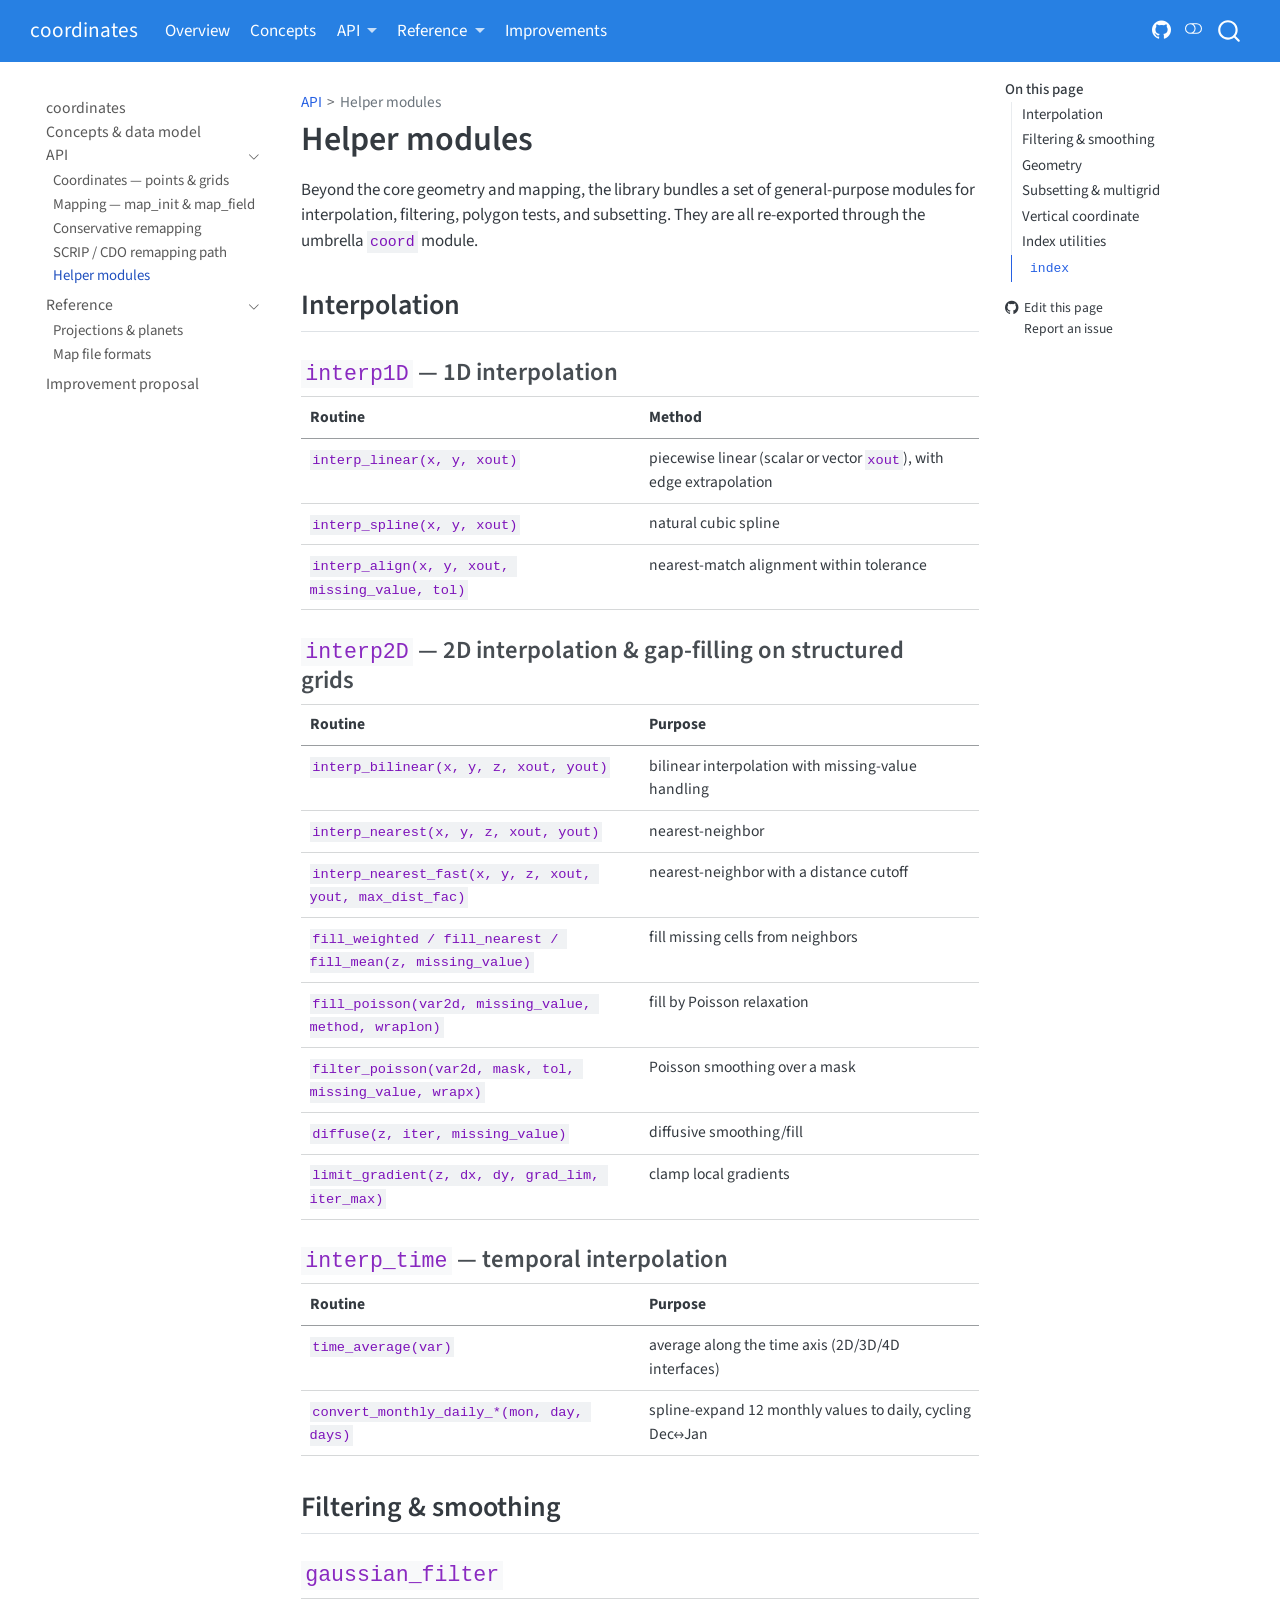
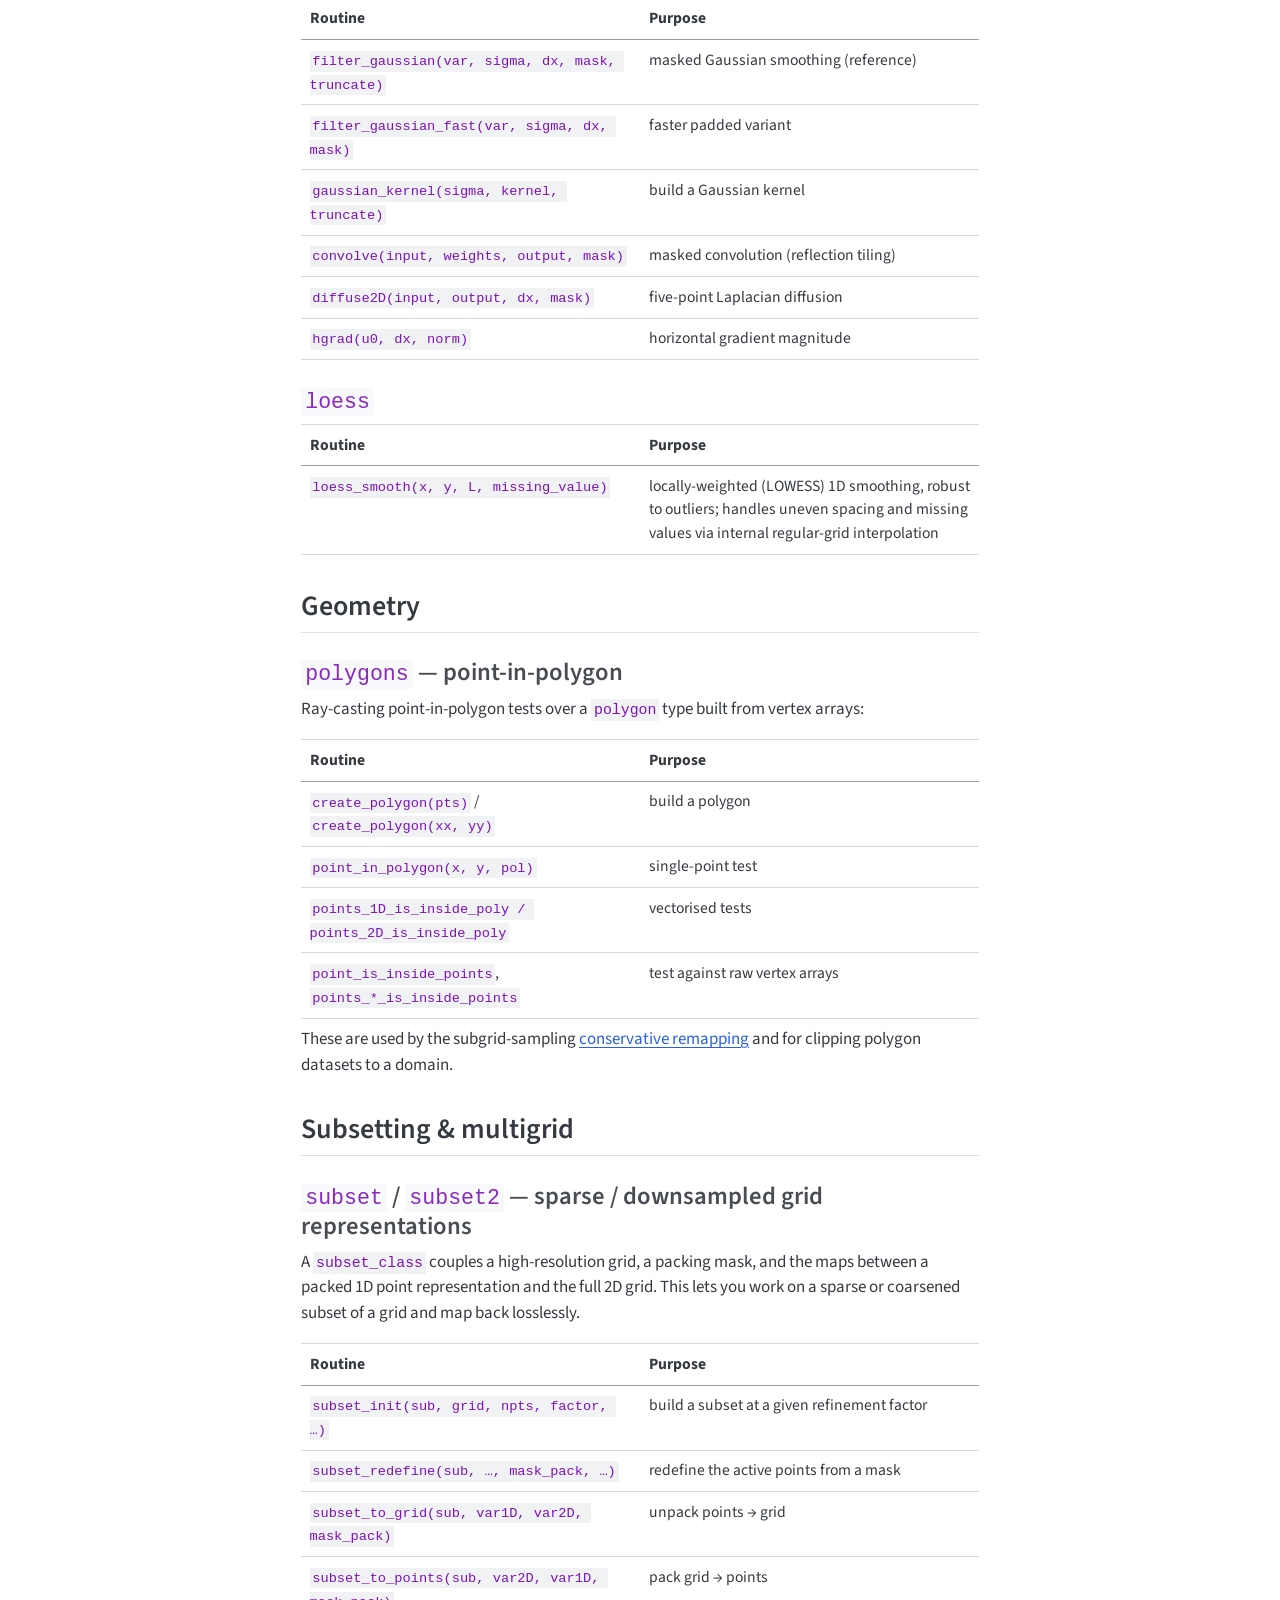
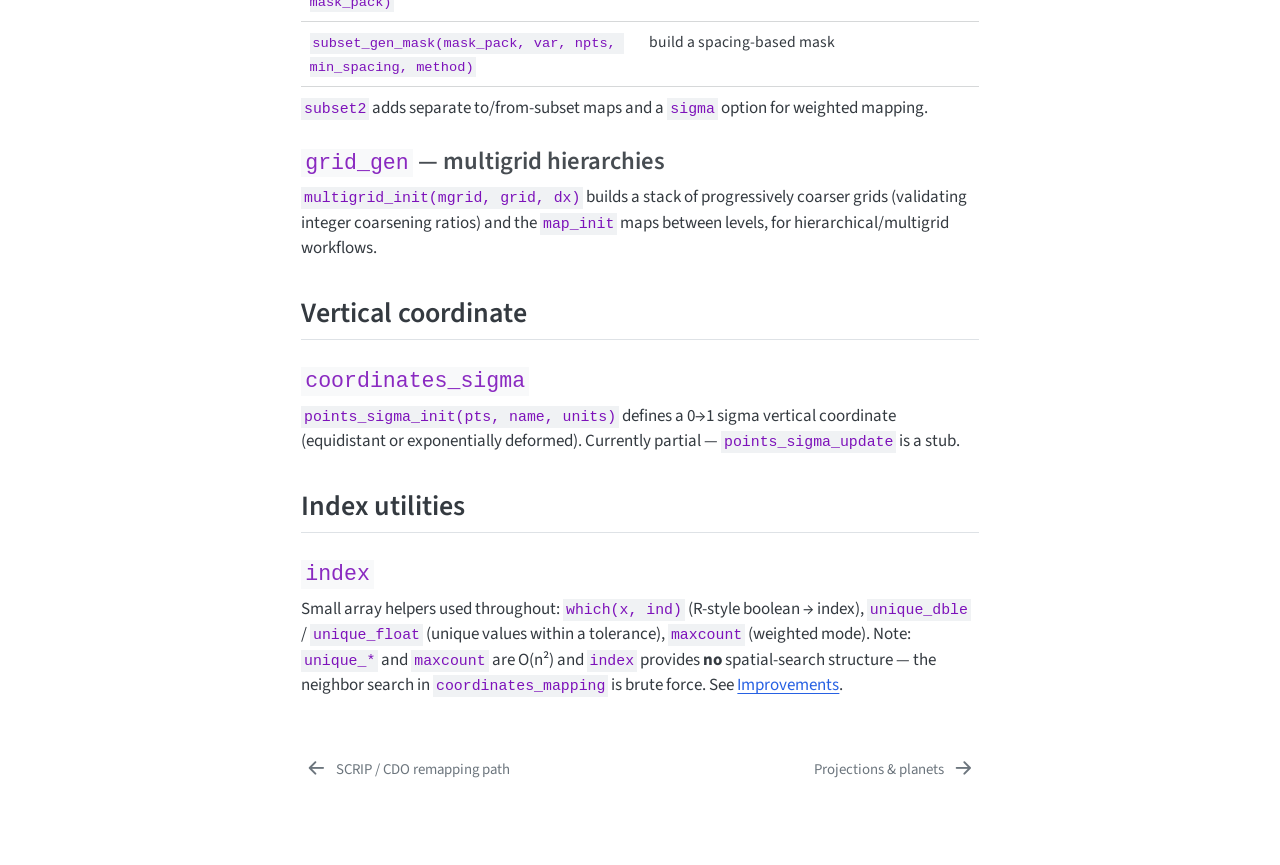
<file: api/helpers.html>
<!DOCTYPE html>
<html xmlns="http://www.w3.org/1999/xhtml" lang="en" xml:lang="en"><head>

<meta charset="utf-8">
<meta name="generator" content="quarto-1.9.38">

<meta name="viewport" content="width=device-width, initial-scale=1.0, user-scalable=yes">


<title>Helper modules – coordinates</title>
<style>
/* Default styles provided by pandoc.
** See https://pandoc.org/MANUAL.html#variables-for-html for config info.
*/
code{white-space: pre-wrap;}
span.smallcaps{font-variant: small-caps;}
div.columns{display: flex; gap: min(4vw, 1.5em);}
div.column{flex: auto; overflow-x: auto;}
div.hanging-indent{margin-left: 1.5em; text-indent: -1.5em;}
ul.task-list{list-style: none;}
ul.task-list li input[type="checkbox"] {
  width: 0.8em;
  margin: 0 0.8em 0.2em -1em; /* quarto-specific, see https://github.com/quarto-dev/quarto-cli/issues/4556 */ 
  vertical-align: middle;
}
</style>


<script src="../site_libs/quarto-nav/quarto-nav.js"></script>
<script src="../site_libs/quarto-nav/headroom.min.js"></script>
<script src="../site_libs/clipboard/clipboard.min.js"></script>
<script src="../site_libs/quarto-search/autocomplete.umd.js"></script>
<script src="../site_libs/quarto-search/fuse.min.js"></script>
<script src="../site_libs/quarto-search/quarto-search.js"></script>
<meta name="quarto:offset" content="../">
<link href="../reference/projections.html" rel="next">
<link href="../api/scrip-cdo.html" rel="prev">
<script src="../site_libs/quarto-html/quarto.js" type="module"></script>
<script src="../site_libs/quarto-html/tabsets/tabsets.js" type="module"></script>
<script src="../site_libs/quarto-html/popper.min.js"></script>
<script src="../site_libs/quarto-html/tippy.umd.min.js"></script>
<script src="../site_libs/quarto-html/anchor.min.js"></script>
<link href="../site_libs/quarto-html/tippy.css" rel="stylesheet">
<link href="../site_libs/quarto-html/quarto-syntax-highlighting-15634bcf2e68342d4ad2dfa704d543f6.css" rel="stylesheet" class="quarto-color-scheme" id="quarto-text-highlighting-styles">
<link href="../site_libs/quarto-html/quarto-syntax-highlighting-dark-0a6b7249c26820e032cb0bd839ff02b1.css" rel="stylesheet" class="quarto-color-scheme quarto-color-alternate" id="quarto-text-highlighting-styles">
<link href="../site_libs/quarto-html/quarto-syntax-highlighting-15634bcf2e68342d4ad2dfa704d543f6.css" rel="stylesheet" class="quarto-color-scheme-extra" id="quarto-text-highlighting-styles">
<script src="../site_libs/bootstrap/bootstrap.min.js"></script>
<link href="../site_libs/bootstrap/bootstrap-icons.css" rel="stylesheet">
<link href="../site_libs/bootstrap/bootstrap-6c645bba97489949a6ce198fa08f5136.min.css" rel="stylesheet" append-hash="true" class="quarto-color-scheme" id="quarto-bootstrap" data-mode="light">
<link href="../site_libs/bootstrap/bootstrap-dark-ee16de7c3afa18fce055331efaaa6bb8.min.css" rel="stylesheet" append-hash="true" class="quarto-color-scheme quarto-color-alternate" id="quarto-bootstrap" data-mode="dark">
<link href="../site_libs/bootstrap/bootstrap-6c645bba97489949a6ce198fa08f5136.min.css" rel="stylesheet" append-hash="true" class="quarto-color-scheme-extra" id="quarto-bootstrap" data-mode="light">
<script id="quarto-search-options" type="application/json">{
  "location": "navbar",
  "copy-button": false,
  "collapse-after": 3,
  "panel-placement": "end",
  "type": "overlay",
  "limit": 50,
  "keyboard-shortcut": [
    "f",
    "/",
    "s"
  ],
  "show-item-context": false,
  "language": {
    "search-no-results-text": "No results",
    "search-matching-documents-text": "matching documents",
    "search-copy-link-title": "Copy link to search",
    "search-hide-matches-text": "Hide additional matches",
    "search-more-match-text": "more match in this document",
    "search-more-matches-text": "more matches in this document",
    "search-clear-button-title": "Clear",
    "search-text-placeholder": "",
    "search-detached-cancel-button-title": "Cancel",
    "search-submit-button-title": "Submit",
    "search-label": "Search"
  }
}</script>


<link rel="stylesheet" href="../styles.css">
</head>

<body class="nav-sidebar floating nav-fixed quarto-light"><script id="quarto-html-before-body" type="application/javascript">
    const toggleBodyColorMode = (bsSheetEl) => {
      const mode = bsSheetEl.getAttribute("data-mode");
      const bodyEl = window.document.querySelector("body");
      if (mode === "dark") {
        bodyEl.classList.add("quarto-dark");
        bodyEl.classList.remove("quarto-light");
      } else {
        bodyEl.classList.add("quarto-light");
        bodyEl.classList.remove("quarto-dark");
      }
    }
    const toggleBodyColorPrimary = () => {
      const bsSheetEl = window.document.querySelector("link#quarto-bootstrap:not([rel=disabled-stylesheet])");
      if (bsSheetEl) {
        toggleBodyColorMode(bsSheetEl);
      }
    }
    const setColorSchemeToggle = (alternate) => {
      const toggles = window.document.querySelectorAll('.quarto-color-scheme-toggle');
      for (let i=0; i < toggles.length; i++) {
        const toggle = toggles[i];
        if (toggle) {
          if (alternate) {
            toggle.classList.add("alternate");
          } else {
            toggle.classList.remove("alternate");
          }
        }
      }
    };
    const toggleColorMode = (alternate) => {
      // Switch the stylesheets
      const primaryStylesheets = window.document.querySelectorAll('link.quarto-color-scheme:not(.quarto-color-alternate)');
      const alternateStylesheets = window.document.querySelectorAll('link.quarto-color-scheme.quarto-color-alternate');
      manageTransitions('#quarto-margin-sidebar .nav-link', false);
      if (alternate) {
        // note: dark is layered on light, we don't disable primary!
        enableStylesheet(alternateStylesheets);
        for (const sheetNode of alternateStylesheets) {
          if (sheetNode.id === "quarto-bootstrap") {
            toggleBodyColorMode(sheetNode);
          }
        }
      } else {
        disableStylesheet(alternateStylesheets);
        enableStylesheet(primaryStylesheets)
        toggleBodyColorPrimary();
      }
      manageTransitions('#quarto-margin-sidebar .nav-link', true);
      // Switch the toggles
      setColorSchemeToggle(alternate)
      // Hack to workaround the fact that safari doesn't
      // properly recolor the scrollbar when toggling (#1455)
      if (navigator.userAgent.indexOf('Safari') > 0 && navigator.userAgent.indexOf('Chrome') == -1) {
        manageTransitions("body", false);
        window.scrollTo(0, 1);
        setTimeout(() => {
          window.scrollTo(0, 0);
          manageTransitions("body", true);
        }, 40);
      }
    }
    const disableStylesheet = (stylesheets) => {
      for (let i=0; i < stylesheets.length; i++) {
        const stylesheet = stylesheets[i];
        stylesheet.rel = 'disabled-stylesheet';
      }
    }
    const enableStylesheet = (stylesheets) => {
      for (let i=0; i < stylesheets.length; i++) {
        const stylesheet = stylesheets[i];
        if(stylesheet.rel !== 'stylesheet') { // for Chrome, which will still FOUC without this check
          stylesheet.rel = 'stylesheet';
        }
      }
    }
    const manageTransitions = (selector, allowTransitions) => {
      const els = window.document.querySelectorAll(selector);
      for (let i=0; i < els.length; i++) {
        const el = els[i];
        if (allowTransitions) {
          el.classList.remove('notransition');
        } else {
          el.classList.add('notransition');
        }
      }
    }
    const isFileUrl = () => {
      return window.location.protocol === 'file:';
    }
    const hasAlternateSentinel = () => {
      let styleSentinel = getColorSchemeSentinel();
      if (styleSentinel !== null) {
        return styleSentinel === "alternate";
      } else {
        return false;
      }
    }
    const setStyleSentinel = (alternate) => {
      const value = alternate ? "alternate" : "default";
      if (!isFileUrl()) {
        window.localStorage.setItem("quarto-color-scheme", value);
      } else {
        localAlternateSentinel = value;
      }
    }
    const getColorSchemeSentinel = () => {
      if (!isFileUrl()) {
        const storageValue = window.localStorage.getItem("quarto-color-scheme");
        return storageValue != null ? storageValue : localAlternateSentinel;
      } else {
        return localAlternateSentinel;
      }
    }
    const toggleGiscusIfUsed = (isAlternate, darkModeDefault) => {
      const baseTheme = document.querySelector('#giscus-base-theme')?.value ?? 'light';
      const alternateTheme = document.querySelector('#giscus-alt-theme')?.value ?? 'dark';
      let newTheme = '';
      if(authorPrefersDark) {
        newTheme = isAlternate ? baseTheme : alternateTheme;
      } else {
        newTheme = isAlternate ? alternateTheme : baseTheme;
      }
      const changeGiscusTheme = () => {
        // From: https://github.com/giscus/giscus/issues/336
        const sendMessage = (message) => {
          const iframe = document.querySelector('iframe.giscus-frame');
          if (!iframe) return;
          iframe.contentWindow.postMessage({ giscus: message }, 'https://giscus.app');
        }
        sendMessage({
          setConfig: {
            theme: newTheme
          }
        });
      }
      const isGiscussLoaded = window.document.querySelector('iframe.giscus-frame') !== null;
      if (isGiscussLoaded) {
        changeGiscusTheme();
      }
    };
    const authorPrefersDark = false;
    const darkModeDefault = authorPrefersDark;
      document.querySelector('link#quarto-text-highlighting-styles.quarto-color-scheme-extra').rel = 'disabled-stylesheet';
      document.querySelector('link#quarto-bootstrap.quarto-color-scheme-extra').rel = 'disabled-stylesheet';
    let localAlternateSentinel = darkModeDefault ? 'alternate' : 'default';
    // Dark / light mode switch
    window.quartoToggleColorScheme = () => {
      // Read the current dark / light value
      let toAlternate = !hasAlternateSentinel();
      toggleColorMode(toAlternate);
      setStyleSentinel(toAlternate);
      toggleGiscusIfUsed(toAlternate, darkModeDefault);
      window.dispatchEvent(new Event('resize'));
    };
    // Switch to dark mode if need be
    if (hasAlternateSentinel()) {
      toggleColorMode(true);
    } else {
      toggleColorMode(false);
    }
  </script>

<div id="quarto-search-results"></div>
  <header id="quarto-header" class="headroom fixed-top">
    <nav class="navbar navbar-expand-lg " data-bs-theme="dark">
      <div class="navbar-container container-fluid">
      <div class="navbar-brand-container mx-auto">
    <a class="navbar-brand" href="../index.html">
    <span class="navbar-title">coordinates</span>
    </a>
  </div>
            <div id="quarto-search" class="" title="Search"></div>
          <button class="navbar-toggler" type="button" data-bs-toggle="collapse" data-bs-target="#navbarCollapse" aria-controls="navbarCollapse" role="menu" aria-expanded="false" aria-label="Toggle navigation" onclick="if (window.quartoToggleHeadroom) { window.quartoToggleHeadroom(); }">
  <span class="navbar-toggler-icon"></span>
</button>
          <div class="collapse navbar-collapse" id="navbarCollapse">
            <ul class="navbar-nav navbar-nav-scroll me-auto">
  <li class="nav-item">
    <a class="nav-link active" href="../index.html" aria-current="page"> 
<span class="menu-text">Overview</span></a>
  </li>  
  <li class="nav-item">
    <a class="nav-link" href="../concepts.html"> 
<span class="menu-text">Concepts</span></a>
  </li>  
  <li class="nav-item dropdown ">
    <a class="nav-link dropdown-toggle" href="#" id="nav-menu-api" role="link" data-bs-toggle="dropdown" aria-expanded="false">
 <span class="menu-text">API</span>
    </a>
    <ul class="dropdown-menu" aria-labelledby="nav-menu-api">    
        <li>
    <a class="dropdown-item" href="../api/coordinates.html">
 <span class="dropdown-text">Coordinates (points &amp; grid)</span></a>
  </li>  
        <li>
    <a class="dropdown-item" href="../api/mapping.html">
 <span class="dropdown-text">Mapping (map_init / map_field)</span></a>
  </li>  
        <li>
    <a class="dropdown-item" href="../api/conservative.html">
 <span class="dropdown-text">Conservative remapping</span></a>
  </li>  
        <li>
    <a class="dropdown-item" href="../api/scrip-cdo.html">
 <span class="dropdown-text">SCRIP / CDO path</span></a>
  </li>  
        <li>
    <a class="dropdown-item" href="../api/helpers.html">
 <span class="dropdown-text">Helper modules</span></a>
  </li>  
    </ul>
  </li>
  <li class="nav-item dropdown ">
    <a class="nav-link dropdown-toggle" href="#" id="nav-menu-reference" role="link" data-bs-toggle="dropdown" aria-expanded="false">
 <span class="menu-text">Reference</span>
    </a>
    <ul class="dropdown-menu" aria-labelledby="nav-menu-reference">    
        <li>
    <a class="dropdown-item" href="../reference/projections.html">
 <span class="dropdown-text">Projections &amp; planets</span></a>
  </li>  
        <li>
    <a class="dropdown-item" href="../reference/map-file-format.html">
 <span class="dropdown-text">Map file formats</span></a>
  </li>  
    </ul>
  </li>
  <li class="nav-item">
    <a class="nav-link" href="../improvements.html"> 
<span class="menu-text">Improvements</span></a>
  </li>  
</ul>
            <ul class="navbar-nav navbar-nav-scroll ms-auto">
  <li class="nav-item compact">
    <a class="nav-link" href="https://github.com/fesmc/coordinates"> <i class="bi bi-github" role="img">
</i> 
<span class="menu-text"></span></a>
  </li>  
</ul>
          </div> <!-- /navcollapse -->
            <div class="quarto-navbar-tools">
  <a href="" class="quarto-color-scheme-toggle quarto-navigation-tool  px-1" onclick="window.quartoToggleColorScheme(); return false;" title="Toggle dark mode"><i class="bi"></i></a>
</div>
      </div> <!-- /container-fluid -->
    </nav>
  <nav class="quarto-secondary-nav">
    <div class="container-fluid d-flex">
      <button type="button" class="quarto-btn-toggle btn" data-bs-toggle="collapse" role="button" data-bs-target=".quarto-sidebar-collapse-item" aria-controls="quarto-sidebar" aria-expanded="false" aria-label="Toggle sidebar navigation" onclick="if (window.quartoToggleHeadroom) { window.quartoToggleHeadroom(); }">
        <i class="bi bi-layout-text-sidebar-reverse"></i>
      </button>
        <nav class="quarto-page-breadcrumbs" aria-label="breadcrumb"><ol class="breadcrumb"><li class="breadcrumb-item"><a href="../api/coordinates.html">API</a></li><li class="breadcrumb-item"><a href="../api/helpers.html">Helper modules</a></li></ol></nav>
        <a class="flex-grow-1" role="navigation" data-bs-toggle="collapse" data-bs-target=".quarto-sidebar-collapse-item" aria-controls="quarto-sidebar" aria-expanded="false" aria-label="Toggle sidebar navigation" onclick="if (window.quartoToggleHeadroom) { window.quartoToggleHeadroom(); }">      
        </a>
    </div>
  </nav>
</header>
<!-- content -->
<div id="quarto-content" class="quarto-container page-columns page-rows-contents page-layout-article page-navbar">
<!-- sidebar -->
  <nav id="quarto-sidebar" class="sidebar collapse collapse-horizontal quarto-sidebar-collapse-item sidebar-navigation floating overflow-auto">
    <div class="sidebar-menu-container"> 
    <ul class="list-unstyled mt-1">
        <li class="sidebar-item">
  <div class="sidebar-item-container"> 
  <a href="../index.html" class="sidebar-item-text sidebar-link">
 <span class="menu-text">coordinates</span></a>
  </div>
</li>
        <li class="sidebar-item">
  <div class="sidebar-item-container"> 
  <a href="../concepts.html" class="sidebar-item-text sidebar-link">
 <span class="menu-text">Concepts &amp; data model</span></a>
  </div>
</li>
        <li class="sidebar-item sidebar-item-section">
      <div class="sidebar-item-container"> 
            <a class="sidebar-item-text sidebar-link text-start" data-bs-toggle="collapse" data-bs-target="#quarto-sidebar-section-1" role="navigation" aria-expanded="true">
 <span class="menu-text">API</span></a>
          <a class="sidebar-item-toggle text-start" data-bs-toggle="collapse" data-bs-target="#quarto-sidebar-section-1" role="navigation" aria-expanded="true" aria-label="Toggle section">
            <i class="bi bi-chevron-right ms-2"></i>
          </a> 
      </div>
      <ul id="quarto-sidebar-section-1" class="collapse list-unstyled sidebar-section depth1 show">  
          <li class="sidebar-item">
  <div class="sidebar-item-container"> 
  <a href="../api/coordinates.html" class="sidebar-item-text sidebar-link">
 <span class="menu-text">Coordinates — points &amp; grids</span></a>
  </div>
</li>
          <li class="sidebar-item">
  <div class="sidebar-item-container"> 
  <a href="../api/mapping.html" class="sidebar-item-text sidebar-link">
 <span class="menu-text">Mapping — map_init &amp; map_field</span></a>
  </div>
</li>
          <li class="sidebar-item">
  <div class="sidebar-item-container"> 
  <a href="../api/conservative.html" class="sidebar-item-text sidebar-link">
 <span class="menu-text">Conservative remapping</span></a>
  </div>
</li>
          <li class="sidebar-item">
  <div class="sidebar-item-container"> 
  <a href="../api/scrip-cdo.html" class="sidebar-item-text sidebar-link">
 <span class="menu-text">SCRIP / CDO remapping path</span></a>
  </div>
</li>
          <li class="sidebar-item">
  <div class="sidebar-item-container"> 
  <a href="../api/helpers.html" class="sidebar-item-text sidebar-link active">
 <span class="menu-text">Helper modules</span></a>
  </div>
</li>
      </ul>
  </li>
        <li class="sidebar-item sidebar-item-section">
      <div class="sidebar-item-container"> 
            <a class="sidebar-item-text sidebar-link text-start" data-bs-toggle="collapse" data-bs-target="#quarto-sidebar-section-2" role="navigation" aria-expanded="true">
 <span class="menu-text">Reference</span></a>
          <a class="sidebar-item-toggle text-start" data-bs-toggle="collapse" data-bs-target="#quarto-sidebar-section-2" role="navigation" aria-expanded="true" aria-label="Toggle section">
            <i class="bi bi-chevron-right ms-2"></i>
          </a> 
      </div>
      <ul id="quarto-sidebar-section-2" class="collapse list-unstyled sidebar-section depth1 show">  
          <li class="sidebar-item">
  <div class="sidebar-item-container"> 
  <a href="../reference/projections.html" class="sidebar-item-text sidebar-link">
 <span class="menu-text">Projections &amp; planets</span></a>
  </div>
</li>
          <li class="sidebar-item">
  <div class="sidebar-item-container"> 
  <a href="../reference/map-file-format.html" class="sidebar-item-text sidebar-link">
 <span class="menu-text">Map file formats</span></a>
  </div>
</li>
      </ul>
  </li>
        <li class="sidebar-item">
  <div class="sidebar-item-container"> 
  <a href="../improvements.html" class="sidebar-item-text sidebar-link">
 <span class="menu-text">Improvement proposal</span></a>
  </div>
</li>
    </ul>
    </div>
</nav>
<div id="quarto-sidebar-glass" class="quarto-sidebar-collapse-item" data-bs-toggle="collapse" data-bs-target=".quarto-sidebar-collapse-item"></div>
<!-- margin-sidebar -->
    <div id="quarto-margin-sidebar" class="sidebar margin-sidebar">
        <nav id="TOC" role="doc-toc" class="toc-active">
    <h2 id="toc-title">On this page</h2>
   
  <ul>
  <li><a href="#interpolation" id="toc-interpolation" class="nav-link active" data-scroll-target="#interpolation">Interpolation</a>
  <ul class="collapse">
  <li><a href="#interp1d-1d-interpolation" id="toc-interp1d-1d-interpolation" class="nav-link" data-scroll-target="#interp1d-1d-interpolation"><code>interp1D</code> — 1D interpolation</a></li>
  <li><a href="#interp2d-2d-interpolation-gap-filling-on-structured-grids" id="toc-interp2d-2d-interpolation-gap-filling-on-structured-grids" class="nav-link" data-scroll-target="#interp2d-2d-interpolation-gap-filling-on-structured-grids"><code>interp2D</code> — 2D interpolation &amp; gap-filling on structured grids</a></li>
  <li><a href="#interp_time-temporal-interpolation" id="toc-interp_time-temporal-interpolation" class="nav-link" data-scroll-target="#interp_time-temporal-interpolation"><code>interp_time</code> — temporal interpolation</a></li>
  </ul></li>
  <li><a href="#filtering-smoothing" id="toc-filtering-smoothing" class="nav-link" data-scroll-target="#filtering-smoothing">Filtering &amp; smoothing</a>
  <ul class="collapse">
  <li><a href="#gaussian_filter" id="toc-gaussian_filter" class="nav-link" data-scroll-target="#gaussian_filter"><code>gaussian_filter</code></a></li>
  <li><a href="#loess" id="toc-loess" class="nav-link" data-scroll-target="#loess"><code>loess</code></a></li>
  </ul></li>
  <li><a href="#geometry" id="toc-geometry" class="nav-link" data-scroll-target="#geometry">Geometry</a>
  <ul class="collapse">
  <li><a href="#polygons-point-in-polygon" id="toc-polygons-point-in-polygon" class="nav-link" data-scroll-target="#polygons-point-in-polygon"><code>polygons</code> — point-in-polygon</a></li>
  </ul></li>
  <li><a href="#subsetting-multigrid" id="toc-subsetting-multigrid" class="nav-link" data-scroll-target="#subsetting-multigrid">Subsetting &amp; multigrid</a>
  <ul class="collapse">
  <li><a href="#subset-subset2-sparse-downsampled-grid-representations" id="toc-subset-subset2-sparse-downsampled-grid-representations" class="nav-link" data-scroll-target="#subset-subset2-sparse-downsampled-grid-representations"><code>subset</code> / <code>subset2</code> — sparse / downsampled grid representations</a></li>
  <li><a href="#grid_gen-multigrid-hierarchies" id="toc-grid_gen-multigrid-hierarchies" class="nav-link" data-scroll-target="#grid_gen-multigrid-hierarchies"><code>grid_gen</code> — multigrid hierarchies</a></li>
  </ul></li>
  <li><a href="#vertical-coordinate" id="toc-vertical-coordinate" class="nav-link" data-scroll-target="#vertical-coordinate">Vertical coordinate</a>
  <ul class="collapse">
  <li><a href="#coordinates_sigma" id="toc-coordinates_sigma" class="nav-link" data-scroll-target="#coordinates_sigma"><code>coordinates_sigma</code></a></li>
  </ul></li>
  <li><a href="#index-utilities" id="toc-index-utilities" class="nav-link" data-scroll-target="#index-utilities">Index utilities</a>
  <ul class="collapse">
  <li><a href="#index" id="toc-index" class="nav-link" data-scroll-target="#index"><code>index</code></a></li>
  </ul></li>
  </ul>
<div class="toc-actions"><ul><li><a href="https://github.com/fesmc/coordinates/edit/main/api/helpers.qmd" class="toc-action"><i class="bi bi-github"></i>Edit this page</a></li><li><a href="https://github.com/fesmc/coordinates/issues/new" class="toc-action"><i class="bi empty"></i>Report an issue</a></li></ul></div></nav>
    </div>
<!-- main -->
<main class="content" id="quarto-document-content">


<header id="title-block-header" class="quarto-title-block default"><nav class="quarto-page-breadcrumbs quarto-title-breadcrumbs d-none d-lg-block" aria-label="breadcrumb"><ol class="breadcrumb"><li class="breadcrumb-item"><a href="../api/coordinates.html">API</a></li><li class="breadcrumb-item"><a href="../api/helpers.html">Helper modules</a></li></ol></nav>
<div class="quarto-title">
<h1 class="title">Helper modules</h1>
</div>



<div class="quarto-title-meta">

    
  
    
  </div>
  


</header>


<p>Beyond the core geometry and mapping, the library bundles a set of general-purpose modules for interpolation, filtering, polygon tests, and subsetting. They are all re-exported through the umbrella <code>coord</code> module.</p>
<section id="interpolation" class="level2">
<h2 class="anchored" data-anchor-id="interpolation">Interpolation</h2>
<section id="interp1d-1d-interpolation" class="level3">
<h3 class="anchored" data-anchor-id="interp1d-1d-interpolation"><code>interp1D</code> — 1D interpolation</h3>
<table class="caption-top table">
<colgroup>
<col style="width: 50%">
<col style="width: 50%">
</colgroup>
<thead>
<tr class="header">
<th>Routine</th>
<th>Method</th>
</tr>
</thead>
<tbody>
<tr class="odd">
<td><code>interp_linear(x, y, xout)</code></td>
<td>piecewise linear (scalar or vector <code>xout</code>), with edge extrapolation</td>
</tr>
<tr class="even">
<td><code>interp_spline(x, y, xout)</code></td>
<td>natural cubic spline</td>
</tr>
<tr class="odd">
<td><code>interp_align(x, y, xout, missing_value, tol)</code></td>
<td>nearest-match alignment within tolerance</td>
</tr>
</tbody>
</table>
</section>
<section id="interp2d-2d-interpolation-gap-filling-on-structured-grids" class="level3">
<h3 class="anchored" data-anchor-id="interp2d-2d-interpolation-gap-filling-on-structured-grids"><code>interp2D</code> — 2D interpolation &amp; gap-filling on structured grids</h3>
<table class="caption-top table">
<colgroup>
<col style="width: 50%">
<col style="width: 50%">
</colgroup>
<thead>
<tr class="header">
<th>Routine</th>
<th>Purpose</th>
</tr>
</thead>
<tbody>
<tr class="odd">
<td><code>interp_bilinear(x, y, z, xout, yout)</code></td>
<td>bilinear interpolation with missing-value handling</td>
</tr>
<tr class="even">
<td><code>interp_nearest(x, y, z, xout, yout)</code></td>
<td>nearest-neighbor</td>
</tr>
<tr class="odd">
<td><code>interp_nearest_fast(x, y, z, xout, yout, max_dist_fac)</code></td>
<td>nearest-neighbor with a distance cutoff</td>
</tr>
<tr class="even">
<td><code>fill_weighted / fill_nearest / fill_mean(z, missing_value)</code></td>
<td>fill missing cells from neighbors</td>
</tr>
<tr class="odd">
<td><code>fill_poisson(var2d, missing_value, method, wraplon)</code></td>
<td>fill by Poisson relaxation</td>
</tr>
<tr class="even">
<td><code>filter_poisson(var2d, mask, tol, missing_value, wrapx)</code></td>
<td>Poisson smoothing over a mask</td>
</tr>
<tr class="odd">
<td><code>diffuse(z, iter, missing_value)</code></td>
<td>diffusive smoothing/fill</td>
</tr>
<tr class="even">
<td><code>limit_gradient(z, dx, dy, grad_lim, iter_max)</code></td>
<td>clamp local gradients</td>
</tr>
</tbody>
</table>
</section>
<section id="interp_time-temporal-interpolation" class="level3">
<h3 class="anchored" data-anchor-id="interp_time-temporal-interpolation"><code>interp_time</code> — temporal interpolation</h3>
<table class="caption-top table">
<colgroup>
<col style="width: 50%">
<col style="width: 50%">
</colgroup>
<thead>
<tr class="header">
<th>Routine</th>
<th>Purpose</th>
</tr>
</thead>
<tbody>
<tr class="odd">
<td><code>time_average(var)</code></td>
<td>average along the time axis (2D/3D/4D interfaces)</td>
</tr>
<tr class="even">
<td><code>convert_monthly_daily_*(mon, day, days)</code></td>
<td>spline-expand 12 monthly values to daily, cycling Dec↔︎Jan</td>
</tr>
</tbody>
</table>
</section>
</section>
<section id="filtering-smoothing" class="level2">
<h2 class="anchored" data-anchor-id="filtering-smoothing">Filtering &amp; smoothing</h2>
<section id="gaussian_filter" class="level3">
<h3 class="anchored" data-anchor-id="gaussian_filter"><code>gaussian_filter</code></h3>
<table class="caption-top table">
<colgroup>
<col style="width: 50%">
<col style="width: 50%">
</colgroup>
<thead>
<tr class="header">
<th>Routine</th>
<th>Purpose</th>
</tr>
</thead>
<tbody>
<tr class="odd">
<td><code>filter_gaussian(var, sigma, dx, mask, truncate)</code></td>
<td>masked Gaussian smoothing (reference)</td>
</tr>
<tr class="even">
<td><code>filter_gaussian_fast(var, sigma, dx, mask)</code></td>
<td>faster padded variant</td>
</tr>
<tr class="odd">
<td><code>gaussian_kernel(sigma, kernel, truncate)</code></td>
<td>build a Gaussian kernel</td>
</tr>
<tr class="even">
<td><code>convolve(input, weights, output, mask)</code></td>
<td>masked convolution (reflection tiling)</td>
</tr>
<tr class="odd">
<td><code>diffuse2D(input, output, dx, mask)</code></td>
<td>five-point Laplacian diffusion</td>
</tr>
<tr class="even">
<td><code>hgrad(u0, dx, norm)</code></td>
<td>horizontal gradient magnitude</td>
</tr>
</tbody>
</table>
</section>
<section id="loess" class="level3">
<h3 class="anchored" data-anchor-id="loess"><code>loess</code></h3>
<table class="caption-top table">
<colgroup>
<col style="width: 50%">
<col style="width: 50%">
</colgroup>
<thead>
<tr class="header">
<th>Routine</th>
<th>Purpose</th>
</tr>
</thead>
<tbody>
<tr class="odd">
<td><code>loess_smooth(x, y, L, missing_value)</code></td>
<td>locally-weighted (LOWESS) 1D smoothing, robust to outliers; handles uneven spacing and missing values via internal regular-grid interpolation</td>
</tr>
</tbody>
</table>
</section>
</section>
<section id="geometry" class="level2">
<h2 class="anchored" data-anchor-id="geometry">Geometry</h2>
<section id="polygons-point-in-polygon" class="level3">
<h3 class="anchored" data-anchor-id="polygons-point-in-polygon"><code>polygons</code> — point-in-polygon</h3>
<p>Ray-casting point-in-polygon tests over a <code>polygon</code> type built from vertex arrays:</p>
<table class="caption-top table">
<colgroup>
<col style="width: 50%">
<col style="width: 50%">
</colgroup>
<thead>
<tr class="header">
<th>Routine</th>
<th>Purpose</th>
</tr>
</thead>
<tbody>
<tr class="odd">
<td><code>create_polygon(pts)</code> / <code>create_polygon(xx, yy)</code></td>
<td>build a polygon</td>
</tr>
<tr class="even">
<td><code>point_in_polygon(x, y, pol)</code></td>
<td>single-point test</td>
</tr>
<tr class="odd">
<td><code>points_1D_is_inside_poly / points_2D_is_inside_poly</code></td>
<td>vectorised tests</td>
</tr>
<tr class="even">
<td><code>point_is_inside_points</code>, <code>points_*_is_inside_points</code></td>
<td>test against raw vertex arrays</td>
</tr>
</tbody>
</table>
<p>These are used by the subgrid-sampling <a href="../api/conservative.html">conservative remapping</a> and for clipping polygon datasets to a domain.</p>
</section>
</section>
<section id="subsetting-multigrid" class="level2">
<h2 class="anchored" data-anchor-id="subsetting-multigrid">Subsetting &amp; multigrid</h2>
<section id="subset-subset2-sparse-downsampled-grid-representations" class="level3">
<h3 class="anchored" data-anchor-id="subset-subset2-sparse-downsampled-grid-representations"><code>subset</code> / <code>subset2</code> — sparse / downsampled grid representations</h3>
<p>A <code>subset_class</code> couples a high-resolution grid, a packing mask, and the maps between a packed 1D point representation and the full 2D grid. This lets you work on a sparse or coarsened subset of a grid and map back losslessly.</p>
<table class="caption-top table">
<colgroup>
<col style="width: 50%">
<col style="width: 50%">
</colgroup>
<thead>
<tr class="header">
<th>Routine</th>
<th>Purpose</th>
</tr>
</thead>
<tbody>
<tr class="odd">
<td><code>subset_init(sub, grid, npts, factor, …)</code></td>
<td>build a subset at a given refinement factor</td>
</tr>
<tr class="even">
<td><code>subset_redefine(sub, …, mask_pack, …)</code></td>
<td>redefine the active points from a mask</td>
</tr>
<tr class="odd">
<td><code>subset_to_grid(sub, var1D, var2D, mask_pack)</code></td>
<td>unpack points → grid</td>
</tr>
<tr class="even">
<td><code>subset_to_points(sub, var2D, var1D, mask_pack)</code></td>
<td>pack grid → points</td>
</tr>
<tr class="odd">
<td><code>subset_gen_mask(mask_pack, var, npts, min_spacing, method)</code></td>
<td>build a spacing-based mask</td>
</tr>
</tbody>
</table>
<p><code>subset2</code> adds separate to/from-subset maps and a <code>sigma</code> option for weighted mapping.</p>
</section>
<section id="grid_gen-multigrid-hierarchies" class="level3">
<h3 class="anchored" data-anchor-id="grid_gen-multigrid-hierarchies"><code>grid_gen</code> — multigrid hierarchies</h3>
<p><code>multigrid_init(mgrid, grid, dx)</code> builds a stack of progressively coarser grids (validating integer coarsening ratios) and the <code>map_init</code> maps between levels, for hierarchical/multigrid workflows.</p>
</section>
</section>
<section id="vertical-coordinate" class="level2">
<h2 class="anchored" data-anchor-id="vertical-coordinate">Vertical coordinate</h2>
<section id="coordinates_sigma" class="level3">
<h3 class="anchored" data-anchor-id="coordinates_sigma"><code>coordinates_sigma</code></h3>
<p><code>points_sigma_init(pts, name, units)</code> defines a 0→1 sigma vertical coordinate (equidistant or exponentially deformed). Currently partial — <code>points_sigma_update</code> is a stub.</p>
</section>
</section>
<section id="index-utilities" class="level2">
<h2 class="anchored" data-anchor-id="index-utilities">Index utilities</h2>
<section id="index" class="level3">
<h3 class="anchored" data-anchor-id="index"><code>index</code></h3>
<p>Small array helpers used throughout: <code>which(x, ind)</code> (R-style boolean → index), <code>unique_dble</code> / <code>unique_float</code> (unique values within a tolerance), <code>maxcount</code> (weighted mode). Note: <code>unique_*</code> and <code>maxcount</code> are O(n²) and <code>index</code> provides <strong>no</strong> spatial-search structure — the neighbor search in <code>coordinates_mapping</code> is brute force. See <a href="../improvements.html">Improvements</a>.</p>


</section>
</section>

</main> <!-- /main -->
<script id="quarto-html-after-body" type="application/javascript">
  window.document.addEventListener("DOMContentLoaded", function (event) {
    // Ensure there is a toggle, if there isn't float one in the top right
    if (window.document.querySelector('.quarto-color-scheme-toggle') === null) {
      const a = window.document.createElement('a');
      a.classList.add('top-right');
      a.classList.add('quarto-color-scheme-toggle');
      a.href = "";
      a.onclick = function() { try { window.quartoToggleColorScheme(); } catch {} return false; };
      const i = window.document.createElement("i");
      i.classList.add('bi');
      a.appendChild(i);
      window.document.body.appendChild(a);
    }
    setColorSchemeToggle(hasAlternateSentinel())
    const icon = "";
    const anchorJS = new window.AnchorJS();
    anchorJS.options = {
      placement: 'right',
      icon: icon
    };
    anchorJS.add('.anchored');
    const isCodeAnnotation = (el) => {
      for (const clz of el.classList) {
        if (clz.startsWith('code-annotation-')) {                     
          return true;
        }
      }
      return false;
    }
    const onCopySuccess = function(e) {
      // button target
      const button = e.trigger;
      // don't keep focus
      button.blur();
      // flash "checked"
      button.classList.add('code-copy-button-checked');
      var currentTitle = button.getAttribute("title");
      button.setAttribute("title", "Copied!");
      let tooltip;
      if (window.bootstrap) {
        button.setAttribute("data-bs-toggle", "tooltip");
        button.setAttribute("data-bs-placement", "left");
        button.setAttribute("data-bs-title", "Copied!");
        tooltip = new bootstrap.Tooltip(button, 
          { trigger: "manual", 
            customClass: "code-copy-button-tooltip",
            offset: [0, -8]});
        tooltip.show();    
      }
      setTimeout(function() {
        if (tooltip) {
          tooltip.hide();
          button.removeAttribute("data-bs-title");
          button.removeAttribute("data-bs-toggle");
          button.removeAttribute("data-bs-placement");
        }
        button.setAttribute("title", currentTitle);
        button.classList.remove('code-copy-button-checked');
      }, 1000);
      // clear code selection
      e.clearSelection();
    }
    const getTextToCopy = function(trigger) {
      const outerScaffold = trigger.parentElement.cloneNode(true);
      const codeEl = outerScaffold.querySelector('code');
      for (const childEl of codeEl.children) {
        if (isCodeAnnotation(childEl)) {
          childEl.remove();
        }
      }
      return codeEl.innerText;
    }
    const clipboard = new window.ClipboardJS('.code-copy-button:not([data-in-quarto-modal])', {
      text: getTextToCopy
    });
    clipboard.on('success', onCopySuccess);
    if (window.document.getElementById('quarto-embedded-source-code-modal')) {
      const clipboardModal = new window.ClipboardJS('.code-copy-button[data-in-quarto-modal]', {
        text: getTextToCopy,
        container: window.document.getElementById('quarto-embedded-source-code-modal')
      });
      clipboardModal.on('success', onCopySuccess);
    }
      var localhostRegex = new RegExp(/^(?:http|https):\/\/localhost\:?[0-9]*\//);
      var mailtoRegex = new RegExp(/^mailto:/);
        var filterRegex = new RegExp("https:\/\/fesmc\.github\.io\/coordinates");
      var isInternal = (href) => {
          return filterRegex.test(href) || localhostRegex.test(href) || mailtoRegex.test(href);
      }
      // Inspect non-navigation links and adorn them if external
     var links = window.document.querySelectorAll('a[href]:not(.nav-link):not(.navbar-brand):not(.toc-action):not(.sidebar-link):not(.sidebar-item-toggle):not(.pagination-link):not(.no-external):not([aria-hidden]):not(.dropdown-item):not(.quarto-navigation-tool):not(.about-link)');
      for (var i=0; i<links.length; i++) {
        const link = links[i];
        if (!isInternal(link.href)) {
          // undo the damage that might have been done by quarto-nav.js in the case of
          // links that we want to consider external
          if (link.dataset.originalHref !== undefined) {
            link.href = link.dataset.originalHref;
          }
        }
      }
    function tippyHover(el, contentFn, onTriggerFn, onUntriggerFn) {
      const config = {
        allowHTML: true,
        maxWidth: 500,
        delay: 100,
        arrow: false,
        appendTo: function(el) {
            return el.parentElement;
        },
        interactive: true,
        interactiveBorder: 10,
        theme: 'quarto',
        placement: 'bottom-start',
      };
      if (contentFn) {
        config.content = contentFn;
      }
      if (onTriggerFn) {
        config.onTrigger = onTriggerFn;
      }
      if (onUntriggerFn) {
        config.onUntrigger = onUntriggerFn;
      }
      window.tippy(el, config); 
    }
    const noterefs = window.document.querySelectorAll('a[role="doc-noteref"]');
    for (var i=0; i<noterefs.length; i++) {
      const ref = noterefs[i];
      tippyHover(ref, function() {
        // use id or data attribute instead here
        let href = ref.getAttribute('data-footnote-href') || ref.getAttribute('href');
        try { href = new URL(href).hash; } catch {}
        const id = href.replace(/^#\/?/, "");
        const note = window.document.getElementById(id);
        if (note) {
          return note.innerHTML;
        } else {
          return "";
        }
      });
    }
    const xrefs = window.document.querySelectorAll('a.quarto-xref');
    const processXRef = (id, note) => {
      // Strip column container classes
      const stripColumnClz = (el) => {
        el.classList.remove("page-full", "page-columns");
        if (el.children) {
          for (const child of el.children) {
            stripColumnClz(child);
          }
        }
      }
      stripColumnClz(note)
      if (id === null || id.startsWith('sec-')) {
        // Special case sections, only their first couple elements
        const container = document.createElement("div");
        if (note.children && note.children.length > 2) {
          container.appendChild(note.children[0].cloneNode(true));
          for (let i = 1; i < note.children.length; i++) {
            const child = note.children[i];
            if (child.tagName === "P" && child.innerText === "") {
              continue;
            } else {
              container.appendChild(child.cloneNode(true));
              break;
            }
          }
          if (window.Quarto?.typesetMath) {
            window.Quarto.typesetMath(container);
          }
          return container.innerHTML
        } else {
          if (window.Quarto?.typesetMath) {
            window.Quarto.typesetMath(note);
          }
          return note.innerHTML;
        }
      } else {
        // Remove any anchor links if they are present
        const anchorLink = note.querySelector('a.anchorjs-link');
        if (anchorLink) {
          anchorLink.remove();
        }
        if (window.Quarto?.typesetMath) {
          window.Quarto.typesetMath(note);
        }
        if (note.classList.contains("callout")) {
          return note.outerHTML;
        } else {
          return note.innerHTML;
        }
      }
    }
    for (var i=0; i<xrefs.length; i++) {
      const xref = xrefs[i];
      tippyHover(xref, undefined, function(instance) {
        instance.disable();
        let url = xref.getAttribute('href');
        let hash = undefined; 
        if (url.startsWith('#')) {
          hash = url;
        } else {
          try { hash = new URL(url).hash; } catch {}
        }
        if (hash) {
          const id = hash.replace(/^#\/?/, "");
          const note = window.document.getElementById(id);
          if (note !== null) {
            try {
              const html = processXRef(id, note.cloneNode(true));
              instance.setContent(html);
            } finally {
              instance.enable();
              instance.show();
            }
          } else {
            // See if we can fetch this
            fetch(url.split('#')[0])
            .then(res => res.text())
            .then(html => {
              const parser = new DOMParser();
              const htmlDoc = parser.parseFromString(html, "text/html");
              const note = htmlDoc.getElementById(id);
              if (note !== null) {
                const html = processXRef(id, note);
                instance.setContent(html);
              } 
            }).finally(() => {
              instance.enable();
              instance.show();
            });
          }
        } else {
          // See if we can fetch a full url (with no hash to target)
          // This is a special case and we should probably do some content thinning / targeting
          fetch(url)
          .then(res => res.text())
          .then(html => {
            const parser = new DOMParser();
            const htmlDoc = parser.parseFromString(html, "text/html");
            const note = htmlDoc.querySelector('main.content');
            if (note !== null) {
              // This should only happen for chapter cross references
              // (since there is no id in the URL)
              // remove the first header
              if (note.children.length > 0 && note.children[0].tagName === "HEADER") {
                note.children[0].remove();
              }
              const html = processXRef(null, note);
              instance.setContent(html);
            } 
          }).finally(() => {
            instance.enable();
            instance.show();
          });
        }
      }, function(instance) {
      });
    }
        let selectedAnnoteEl;
        const selectorForAnnotation = ( cell, annotation) => {
          let cellAttr = 'data-code-cell="' + cell + '"';
          let lineAttr = 'data-code-annotation="' +  annotation + '"';
          const selector = 'span[' + cellAttr + '][' + lineAttr + ']';
          return selector;
        }
        const selectCodeLines = (annoteEl) => {
          const doc = window.document;
          const targetCell = annoteEl.getAttribute("data-target-cell");
          const targetAnnotation = annoteEl.getAttribute("data-target-annotation");
          const annoteSpan = window.document.querySelector(selectorForAnnotation(targetCell, targetAnnotation));
          const lines = annoteSpan.getAttribute("data-code-lines").split(",");
          const lineIds = lines.map((line) => {
            return targetCell + "-" + line;
          })
          let top = null;
          let height = null;
          let parent = null;
          if (lineIds.length > 0) {
              //compute the position of the single el (top and bottom and make a div)
              const el = window.document.getElementById(lineIds[0]);
              top = el.offsetTop;
              height = el.offsetHeight;
              parent = el.parentElement.parentElement;
            if (lineIds.length > 1) {
              const lastEl = window.document.getElementById(lineIds[lineIds.length - 1]);
              const bottom = lastEl.offsetTop + lastEl.offsetHeight;
              height = bottom - top;
            }
            if (top !== null && height !== null && parent !== null) {
              // cook up a div (if necessary) and position it 
              let div = window.document.getElementById("code-annotation-line-highlight");
              if (div === null) {
                div = window.document.createElement("div");
                div.setAttribute("id", "code-annotation-line-highlight");
                div.style.position = 'absolute';
                parent.appendChild(div);
              }
              div.style.top = top - 2 + "px";
              div.style.height = height + 4 + "px";
              div.style.left = 0;
              let gutterDiv = window.document.getElementById("code-annotation-line-highlight-gutter");
              if (gutterDiv === null) {
                gutterDiv = window.document.createElement("div");
                gutterDiv.setAttribute("id", "code-annotation-line-highlight-gutter");
                gutterDiv.style.position = 'absolute';
                const codeCell = window.document.getElementById(targetCell);
                const gutter = codeCell.querySelector('.code-annotation-gutter');
                gutter.appendChild(gutterDiv);
              }
              gutterDiv.style.top = top - 2 + "px";
              gutterDiv.style.height = height + 4 + "px";
            }
            selectedAnnoteEl = annoteEl;
          }
        };
        const unselectCodeLines = () => {
          const elementsIds = ["code-annotation-line-highlight", "code-annotation-line-highlight-gutter"];
          elementsIds.forEach((elId) => {
            const div = window.document.getElementById(elId);
            if (div) {
              div.remove();
            }
          });
          selectedAnnoteEl = undefined;
        };
          // Handle positioning of the toggle
      window.addEventListener(
        "resize",
        throttle(() => {
          elRect = undefined;
          if (selectedAnnoteEl) {
            selectCodeLines(selectedAnnoteEl);
          }
        }, 10)
      );
      function throttle(fn, ms) {
      let throttle = false;
      let timer;
        return (...args) => {
          if(!throttle) { // first call gets through
              fn.apply(this, args);
              throttle = true;
          } else { // all the others get throttled
              if(timer) clearTimeout(timer); // cancel #2
              timer = setTimeout(() => {
                fn.apply(this, args);
                timer = throttle = false;
              }, ms);
          }
        };
      }
        // Attach click handler to the DT
        const annoteDls = window.document.querySelectorAll('dt[data-target-cell]');
        for (const annoteDlNode of annoteDls) {
          annoteDlNode.addEventListener('click', (event) => {
            const clickedEl = event.target;
            if (clickedEl !== selectedAnnoteEl) {
              unselectCodeLines();
              const activeEl = window.document.querySelector('dt[data-target-cell].code-annotation-active');
              if (activeEl) {
                activeEl.classList.remove('code-annotation-active');
              }
              selectCodeLines(clickedEl);
              clickedEl.classList.add('code-annotation-active');
            } else {
              // Unselect the line
              unselectCodeLines();
              clickedEl.classList.remove('code-annotation-active');
            }
          });
        }
    const findCites = (el) => {
      const parentEl = el.parentElement;
      if (parentEl) {
        const cites = parentEl.dataset.cites;
        if (cites) {
          return {
            el,
            cites: cites.split(' ')
          };
        } else {
          return findCites(el.parentElement)
        }
      } else {
        return undefined;
      }
    };
    var bibliorefs = window.document.querySelectorAll('a[role="doc-biblioref"]');
    for (var i=0; i<bibliorefs.length; i++) {
      const ref = bibliorefs[i];
      const citeInfo = findCites(ref);
      if (citeInfo) {
        tippyHover(citeInfo.el, function() {
          var popup = window.document.createElement('div');
          citeInfo.cites.forEach(function(cite) {
            var citeDiv = window.document.createElement('div');
            citeDiv.classList.add('hanging-indent');
            citeDiv.classList.add('csl-entry');
            var biblioDiv = window.document.getElementById('ref-' + cite);
            if (biblioDiv) {
              citeDiv.innerHTML = biblioDiv.innerHTML;
            }
            popup.appendChild(citeDiv);
          });
          return popup.innerHTML;
        });
      }
    }
  });
  </script>
<nav class="page-navigation">
  <div class="nav-page nav-page-previous">
      <a href="../api/scrip-cdo.html" class="pagination-link" aria-label="SCRIP / CDO remapping path">
        <i class="bi bi-arrow-left-short"></i> <span class="nav-page-text">SCRIP / CDO remapping path</span>
      </a>          
  </div>
  <div class="nav-page nav-page-next">
      <a href="../reference/projections.html" class="pagination-link" aria-label="Projections &amp; planets">
        <span class="nav-page-text">Projections &amp; planets</span> <i class="bi bi-arrow-right-short"></i>
      </a>
  </div>
</nav>
</div> <!-- /content -->




<footer class="footer"><div class="nav-footer"><div class="nav-footer-center"><div class="toc-actions d-sm-block d-md-none"><ul><li><a href="https://github.com/fesmc/coordinates/edit/main/api/helpers.qmd" class="toc-action"><i class="bi bi-github"></i>Edit this page</a></li><li><a href="https://github.com/fesmc/coordinates/issues/new" class="toc-action"><i class="bi empty"></i>Report an issue</a></li></ul></div></div></div></footer></body></html>
</file>
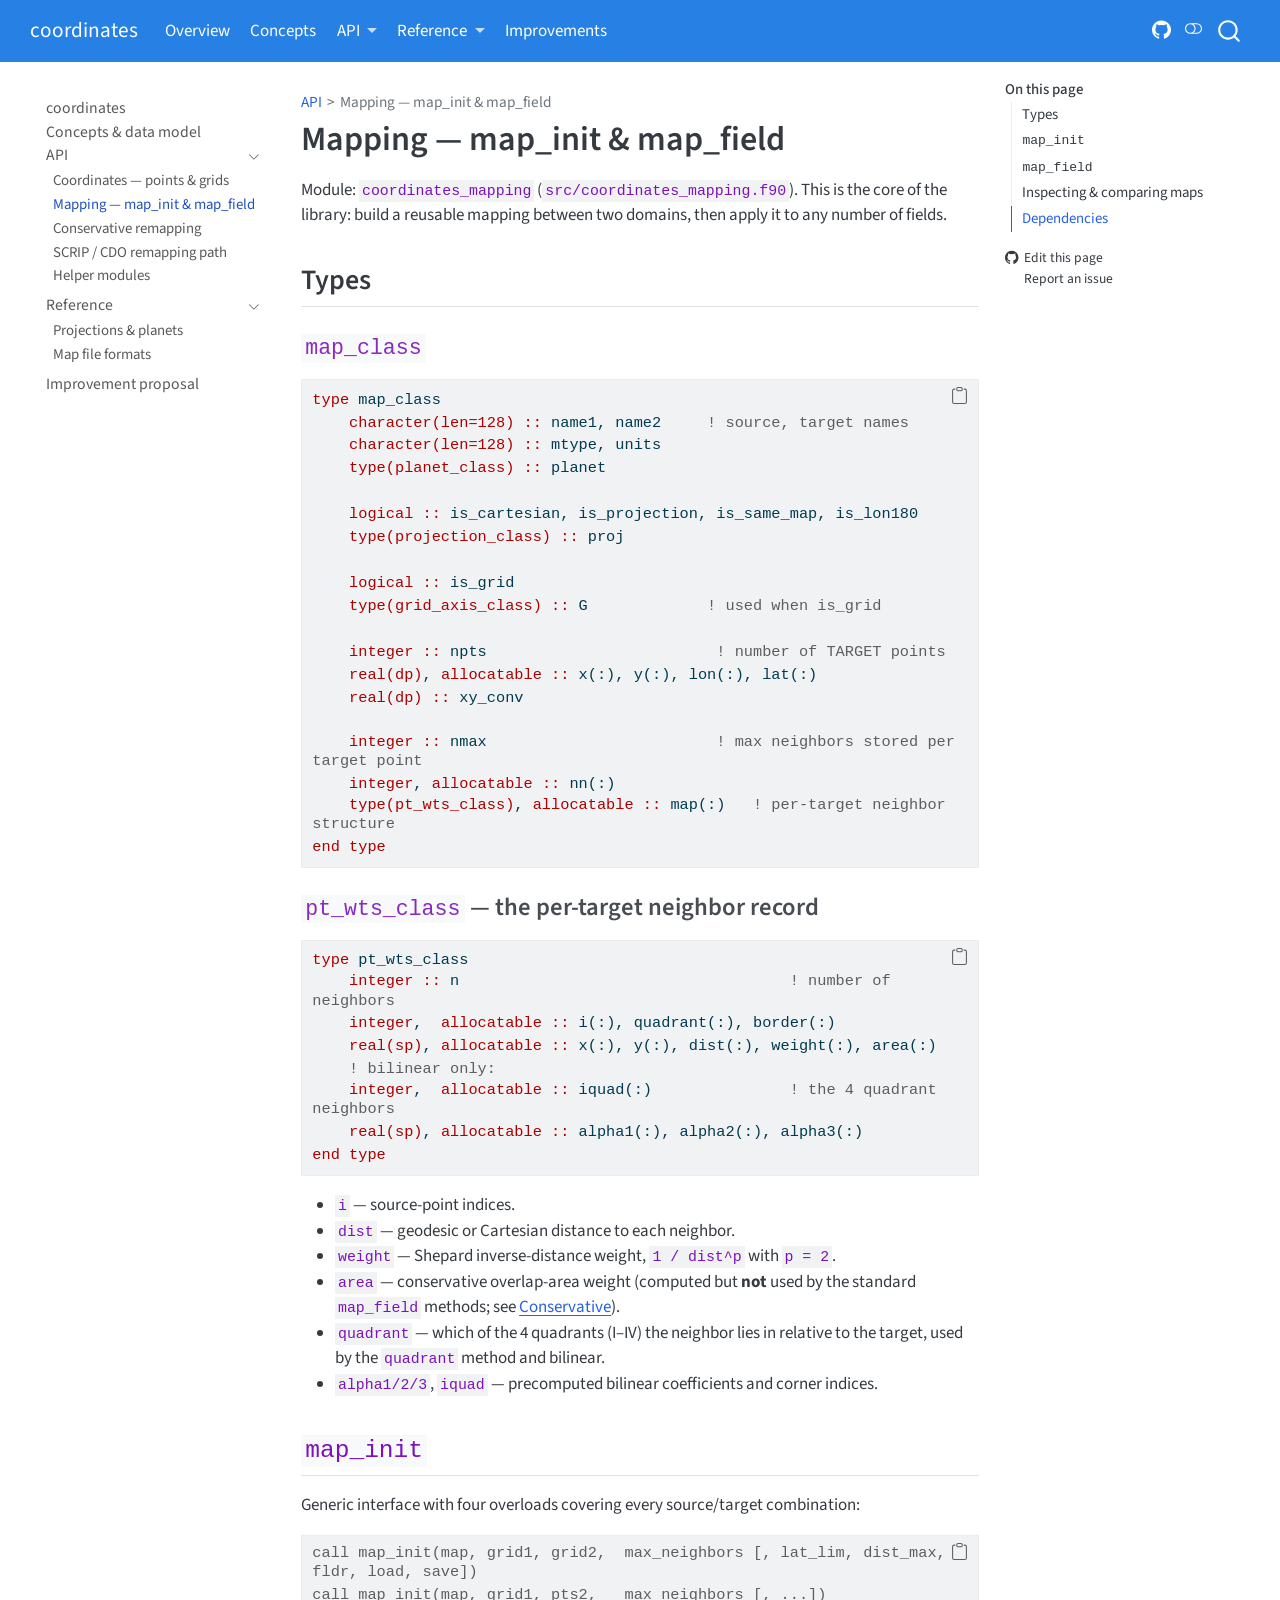
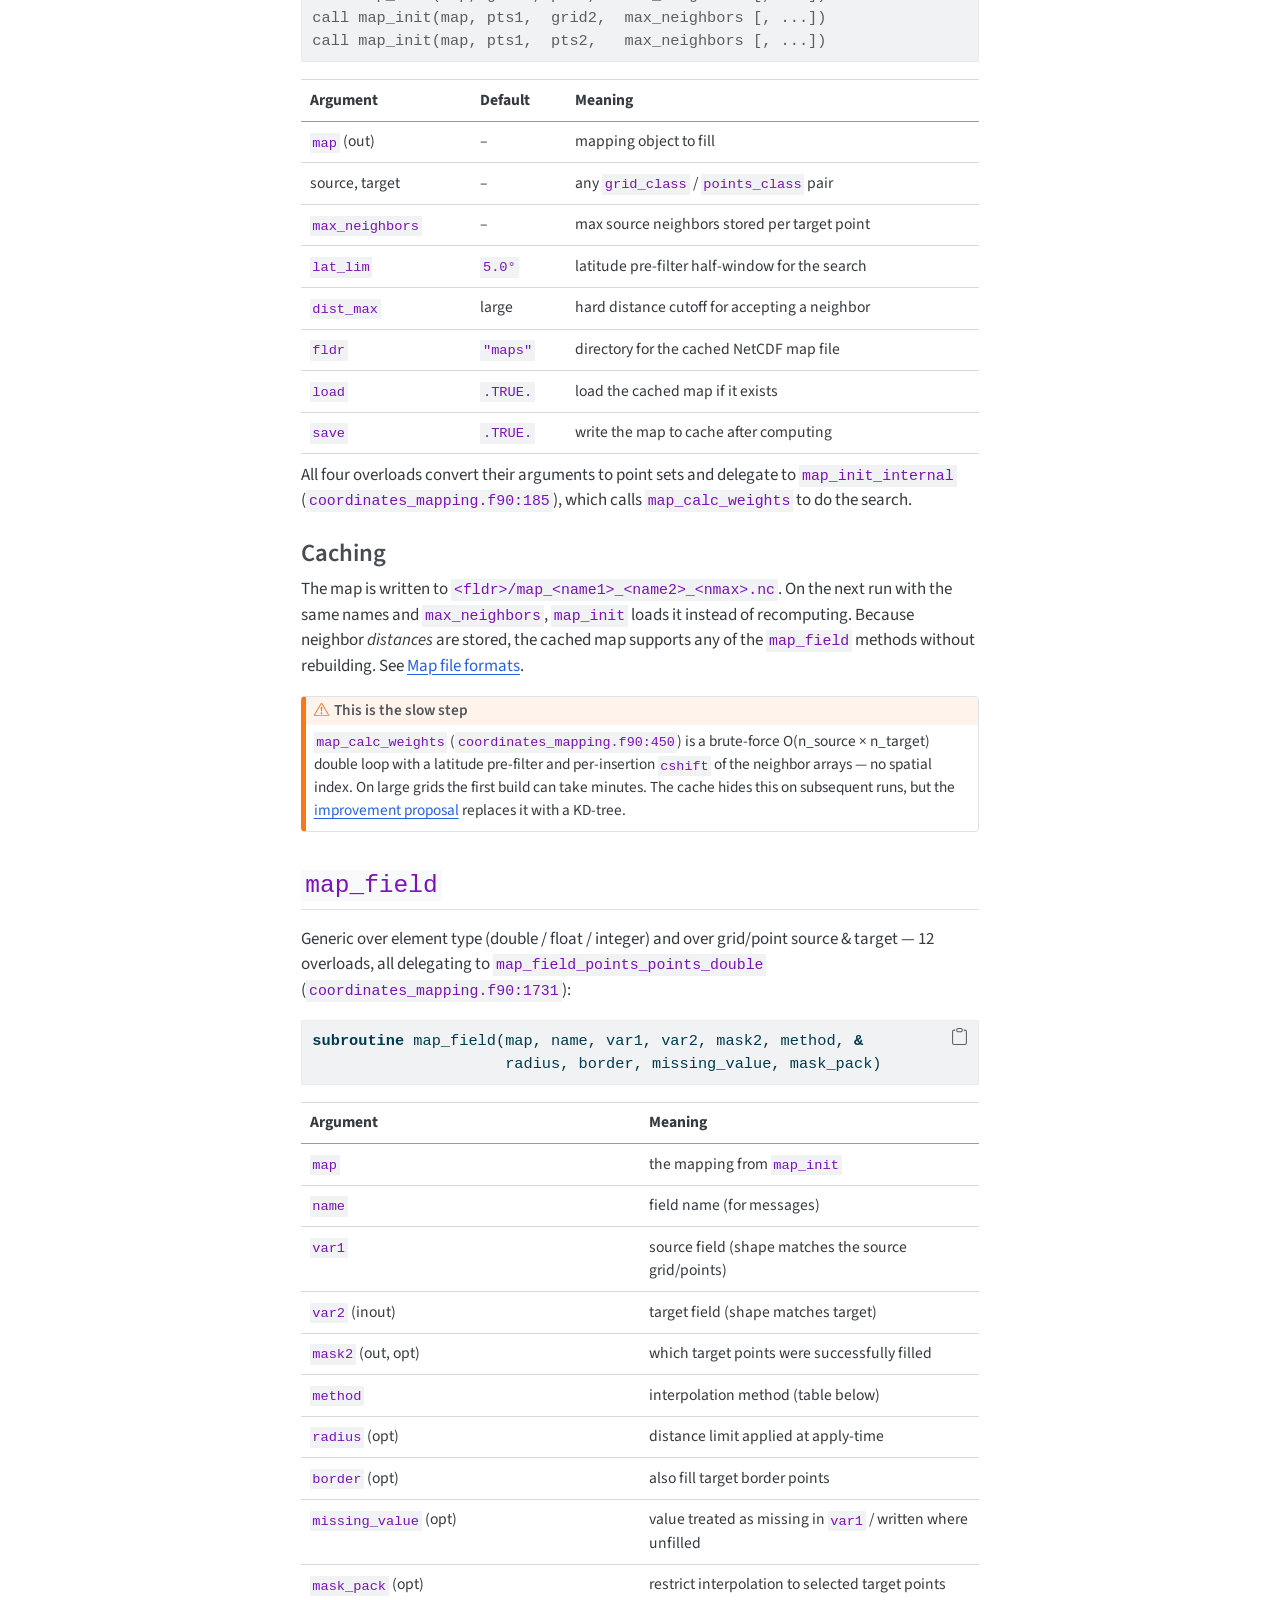
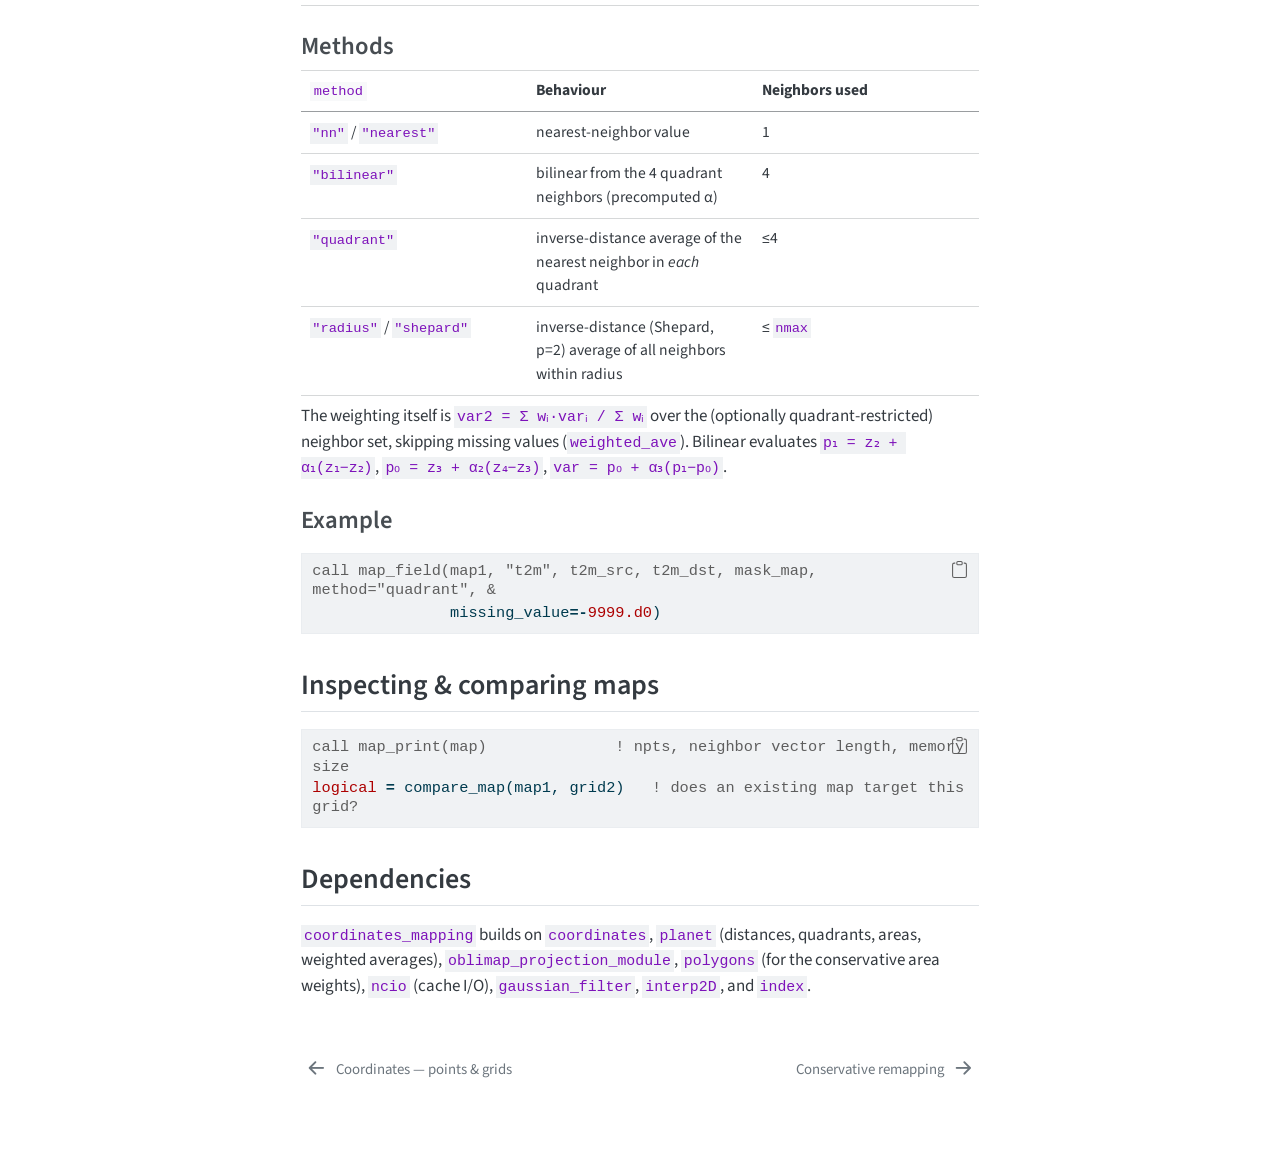
<file: api/mapping.html>
<!DOCTYPE html>
<html xmlns="http://www.w3.org/1999/xhtml" lang="en" xml:lang="en"><head>

<meta charset="utf-8">
<meta name="generator" content="quarto-1.9.38">

<meta name="viewport" content="width=device-width, initial-scale=1.0, user-scalable=yes">


<title>Mapping — map_init &amp; map_field – coordinates</title>
<style>
/* Default styles provided by pandoc.
** See https://pandoc.org/MANUAL.html#variables-for-html for config info.
*/
code{white-space: pre-wrap;}
span.smallcaps{font-variant: small-caps;}
div.columns{display: flex; gap: min(4vw, 1.5em);}
div.column{flex: auto; overflow-x: auto;}
div.hanging-indent{margin-left: 1.5em; text-indent: -1.5em;}
ul.task-list{list-style: none;}
ul.task-list li input[type="checkbox"] {
  width: 0.8em;
  margin: 0 0.8em 0.2em -1em; /* quarto-specific, see https://github.com/quarto-dev/quarto-cli/issues/4556 */ 
  vertical-align: middle;
}
/* CSS for syntax highlighting */
html { -webkit-text-size-adjust: 100%; }
pre > code.sourceCode { white-space: pre; position: relative; }
pre > code.sourceCode > span { display: inline-block; line-height: 1.25; }
pre > code.sourceCode > span:empty { height: 1.2em; }
.sourceCode { overflow: visible; }
code.sourceCode > span { color: inherit; text-decoration: inherit; }
div.sourceCode { margin: 1em 0; }
pre.sourceCode { margin: 0; }
@media screen {
div.sourceCode { overflow: auto; }
}
@media print {
pre > code.sourceCode { white-space: pre-wrap; }
pre > code.sourceCode > span { text-indent: -5em; padding-left: 5em; }
}
pre.numberSource code
  { counter-reset: source-line 0; }
pre.numberSource code > span
  { position: relative; left: -4em; counter-increment: source-line; }
pre.numberSource code > span > a:first-child::before
  { content: counter(source-line);
    position: relative; left: -1em; text-align: right; vertical-align: baseline;
    border: none; display: inline-block;
    -webkit-touch-callout: none; -webkit-user-select: none;
    -khtml-user-select: none; -moz-user-select: none;
    -ms-user-select: none; user-select: none;
    padding: 0 4px; width: 4em;
  }
pre.numberSource { margin-left: 3em;  padding-left: 4px; }
div.sourceCode
  {   }
@media screen {
pre > code.sourceCode > span > a:first-child::before { text-decoration: underline; }
}
</style>


<script src="../site_libs/quarto-nav/quarto-nav.js"></script>
<script src="../site_libs/quarto-nav/headroom.min.js"></script>
<script src="../site_libs/clipboard/clipboard.min.js"></script>
<script src="../site_libs/quarto-search/autocomplete.umd.js"></script>
<script src="../site_libs/quarto-search/fuse.min.js"></script>
<script src="../site_libs/quarto-search/quarto-search.js"></script>
<meta name="quarto:offset" content="../">
<link href="../api/conservative.html" rel="next">
<link href="../api/coordinates.html" rel="prev">
<script src="../site_libs/quarto-html/quarto.js" type="module"></script>
<script src="../site_libs/quarto-html/tabsets/tabsets.js" type="module"></script>
<script src="../site_libs/quarto-html/popper.min.js"></script>
<script src="../site_libs/quarto-html/tippy.umd.min.js"></script>
<script src="../site_libs/quarto-html/anchor.min.js"></script>
<link href="../site_libs/quarto-html/tippy.css" rel="stylesheet">
<link href="../site_libs/quarto-html/quarto-syntax-highlighting-15634bcf2e68342d4ad2dfa704d543f6.css" rel="stylesheet" class="quarto-color-scheme" id="quarto-text-highlighting-styles">
<link href="../site_libs/quarto-html/quarto-syntax-highlighting-dark-0a6b7249c26820e032cb0bd839ff02b1.css" rel="stylesheet" class="quarto-color-scheme quarto-color-alternate" id="quarto-text-highlighting-styles">
<link href="../site_libs/quarto-html/quarto-syntax-highlighting-15634bcf2e68342d4ad2dfa704d543f6.css" rel="stylesheet" class="quarto-color-scheme-extra" id="quarto-text-highlighting-styles">
<script src="../site_libs/bootstrap/bootstrap.min.js"></script>
<link href="../site_libs/bootstrap/bootstrap-icons.css" rel="stylesheet">
<link href="../site_libs/bootstrap/bootstrap-6c645bba97489949a6ce198fa08f5136.min.css" rel="stylesheet" append-hash="true" class="quarto-color-scheme" id="quarto-bootstrap" data-mode="light">
<link href="../site_libs/bootstrap/bootstrap-dark-ee16de7c3afa18fce055331efaaa6bb8.min.css" rel="stylesheet" append-hash="true" class="quarto-color-scheme quarto-color-alternate" id="quarto-bootstrap" data-mode="dark">
<link href="../site_libs/bootstrap/bootstrap-6c645bba97489949a6ce198fa08f5136.min.css" rel="stylesheet" append-hash="true" class="quarto-color-scheme-extra" id="quarto-bootstrap" data-mode="light">
<script id="quarto-search-options" type="application/json">{
  "location": "navbar",
  "copy-button": false,
  "collapse-after": 3,
  "panel-placement": "end",
  "type": "overlay",
  "limit": 50,
  "keyboard-shortcut": [
    "f",
    "/",
    "s"
  ],
  "show-item-context": false,
  "language": {
    "search-no-results-text": "No results",
    "search-matching-documents-text": "matching documents",
    "search-copy-link-title": "Copy link to search",
    "search-hide-matches-text": "Hide additional matches",
    "search-more-match-text": "more match in this document",
    "search-more-matches-text": "more matches in this document",
    "search-clear-button-title": "Clear",
    "search-text-placeholder": "",
    "search-detached-cancel-button-title": "Cancel",
    "search-submit-button-title": "Submit",
    "search-label": "Search"
  }
}</script>


<link rel="stylesheet" href="../styles.css">
</head>

<body class="nav-sidebar floating nav-fixed quarto-light"><script id="quarto-html-before-body" type="application/javascript">
    const toggleBodyColorMode = (bsSheetEl) => {
      const mode = bsSheetEl.getAttribute("data-mode");
      const bodyEl = window.document.querySelector("body");
      if (mode === "dark") {
        bodyEl.classList.add("quarto-dark");
        bodyEl.classList.remove("quarto-light");
      } else {
        bodyEl.classList.add("quarto-light");
        bodyEl.classList.remove("quarto-dark");
      }
    }
    const toggleBodyColorPrimary = () => {
      const bsSheetEl = window.document.querySelector("link#quarto-bootstrap:not([rel=disabled-stylesheet])");
      if (bsSheetEl) {
        toggleBodyColorMode(bsSheetEl);
      }
    }
    const setColorSchemeToggle = (alternate) => {
      const toggles = window.document.querySelectorAll('.quarto-color-scheme-toggle');
      for (let i=0; i < toggles.length; i++) {
        const toggle = toggles[i];
        if (toggle) {
          if (alternate) {
            toggle.classList.add("alternate");
          } else {
            toggle.classList.remove("alternate");
          }
        }
      }
    };
    const toggleColorMode = (alternate) => {
      // Switch the stylesheets
      const primaryStylesheets = window.document.querySelectorAll('link.quarto-color-scheme:not(.quarto-color-alternate)');
      const alternateStylesheets = window.document.querySelectorAll('link.quarto-color-scheme.quarto-color-alternate');
      manageTransitions('#quarto-margin-sidebar .nav-link', false);
      if (alternate) {
        // note: dark is layered on light, we don't disable primary!
        enableStylesheet(alternateStylesheets);
        for (const sheetNode of alternateStylesheets) {
          if (sheetNode.id === "quarto-bootstrap") {
            toggleBodyColorMode(sheetNode);
          }
        }
      } else {
        disableStylesheet(alternateStylesheets);
        enableStylesheet(primaryStylesheets)
        toggleBodyColorPrimary();
      }
      manageTransitions('#quarto-margin-sidebar .nav-link', true);
      // Switch the toggles
      setColorSchemeToggle(alternate)
      // Hack to workaround the fact that safari doesn't
      // properly recolor the scrollbar when toggling (#1455)
      if (navigator.userAgent.indexOf('Safari') > 0 && navigator.userAgent.indexOf('Chrome') == -1) {
        manageTransitions("body", false);
        window.scrollTo(0, 1);
        setTimeout(() => {
          window.scrollTo(0, 0);
          manageTransitions("body", true);
        }, 40);
      }
    }
    const disableStylesheet = (stylesheets) => {
      for (let i=0; i < stylesheets.length; i++) {
        const stylesheet = stylesheets[i];
        stylesheet.rel = 'disabled-stylesheet';
      }
    }
    const enableStylesheet = (stylesheets) => {
      for (let i=0; i < stylesheets.length; i++) {
        const stylesheet = stylesheets[i];
        if(stylesheet.rel !== 'stylesheet') { // for Chrome, which will still FOUC without this check
          stylesheet.rel = 'stylesheet';
        }
      }
    }
    const manageTransitions = (selector, allowTransitions) => {
      const els = window.document.querySelectorAll(selector);
      for (let i=0; i < els.length; i++) {
        const el = els[i];
        if (allowTransitions) {
          el.classList.remove('notransition');
        } else {
          el.classList.add('notransition');
        }
      }
    }
    const isFileUrl = () => {
      return window.location.protocol === 'file:';
    }
    const hasAlternateSentinel = () => {
      let styleSentinel = getColorSchemeSentinel();
      if (styleSentinel !== null) {
        return styleSentinel === "alternate";
      } else {
        return false;
      }
    }
    const setStyleSentinel = (alternate) => {
      const value = alternate ? "alternate" : "default";
      if (!isFileUrl()) {
        window.localStorage.setItem("quarto-color-scheme", value);
      } else {
        localAlternateSentinel = value;
      }
    }
    const getColorSchemeSentinel = () => {
      if (!isFileUrl()) {
        const storageValue = window.localStorage.getItem("quarto-color-scheme");
        return storageValue != null ? storageValue : localAlternateSentinel;
      } else {
        return localAlternateSentinel;
      }
    }
    const toggleGiscusIfUsed = (isAlternate, darkModeDefault) => {
      const baseTheme = document.querySelector('#giscus-base-theme')?.value ?? 'light';
      const alternateTheme = document.querySelector('#giscus-alt-theme')?.value ?? 'dark';
      let newTheme = '';
      if(authorPrefersDark) {
        newTheme = isAlternate ? baseTheme : alternateTheme;
      } else {
        newTheme = isAlternate ? alternateTheme : baseTheme;
      }
      const changeGiscusTheme = () => {
        // From: https://github.com/giscus/giscus/issues/336
        const sendMessage = (message) => {
          const iframe = document.querySelector('iframe.giscus-frame');
          if (!iframe) return;
          iframe.contentWindow.postMessage({ giscus: message }, 'https://giscus.app');
        }
        sendMessage({
          setConfig: {
            theme: newTheme
          }
        });
      }
      const isGiscussLoaded = window.document.querySelector('iframe.giscus-frame') !== null;
      if (isGiscussLoaded) {
        changeGiscusTheme();
      }
    };
    const authorPrefersDark = false;
    const darkModeDefault = authorPrefersDark;
      document.querySelector('link#quarto-text-highlighting-styles.quarto-color-scheme-extra').rel = 'disabled-stylesheet';
      document.querySelector('link#quarto-bootstrap.quarto-color-scheme-extra').rel = 'disabled-stylesheet';
    let localAlternateSentinel = darkModeDefault ? 'alternate' : 'default';
    // Dark / light mode switch
    window.quartoToggleColorScheme = () => {
      // Read the current dark / light value
      let toAlternate = !hasAlternateSentinel();
      toggleColorMode(toAlternate);
      setStyleSentinel(toAlternate);
      toggleGiscusIfUsed(toAlternate, darkModeDefault);
      window.dispatchEvent(new Event('resize'));
    };
    // Switch to dark mode if need be
    if (hasAlternateSentinel()) {
      toggleColorMode(true);
    } else {
      toggleColorMode(false);
    }
  </script>

<div id="quarto-search-results"></div>
  <header id="quarto-header" class="headroom fixed-top">
    <nav class="navbar navbar-expand-lg " data-bs-theme="dark">
      <div class="navbar-container container-fluid">
      <div class="navbar-brand-container mx-auto">
    <a class="navbar-brand" href="../index.html">
    <span class="navbar-title">coordinates</span>
    </a>
  </div>
            <div id="quarto-search" class="" title="Search"></div>
          <button class="navbar-toggler" type="button" data-bs-toggle="collapse" data-bs-target="#navbarCollapse" aria-controls="navbarCollapse" role="menu" aria-expanded="false" aria-label="Toggle navigation" onclick="if (window.quartoToggleHeadroom) { window.quartoToggleHeadroom(); }">
  <span class="navbar-toggler-icon"></span>
</button>
          <div class="collapse navbar-collapse" id="navbarCollapse">
            <ul class="navbar-nav navbar-nav-scroll me-auto">
  <li class="nav-item">
    <a class="nav-link active" href="../index.html" aria-current="page"> 
<span class="menu-text">Overview</span></a>
  </li>  
  <li class="nav-item">
    <a class="nav-link" href="../concepts.html"> 
<span class="menu-text">Concepts</span></a>
  </li>  
  <li class="nav-item dropdown ">
    <a class="nav-link dropdown-toggle" href="#" id="nav-menu-api" role="link" data-bs-toggle="dropdown" aria-expanded="false">
 <span class="menu-text">API</span>
    </a>
    <ul class="dropdown-menu" aria-labelledby="nav-menu-api">    
        <li>
    <a class="dropdown-item" href="../api/coordinates.html">
 <span class="dropdown-text">Coordinates (points &amp; grid)</span></a>
  </li>  
        <li>
    <a class="dropdown-item" href="../api/mapping.html">
 <span class="dropdown-text">Mapping (map_init / map_field)</span></a>
  </li>  
        <li>
    <a class="dropdown-item" href="../api/conservative.html">
 <span class="dropdown-text">Conservative remapping</span></a>
  </li>  
        <li>
    <a class="dropdown-item" href="../api/scrip-cdo.html">
 <span class="dropdown-text">SCRIP / CDO path</span></a>
  </li>  
        <li>
    <a class="dropdown-item" href="../api/helpers.html">
 <span class="dropdown-text">Helper modules</span></a>
  </li>  
    </ul>
  </li>
  <li class="nav-item dropdown ">
    <a class="nav-link dropdown-toggle" href="#" id="nav-menu-reference" role="link" data-bs-toggle="dropdown" aria-expanded="false">
 <span class="menu-text">Reference</span>
    </a>
    <ul class="dropdown-menu" aria-labelledby="nav-menu-reference">    
        <li>
    <a class="dropdown-item" href="../reference/projections.html">
 <span class="dropdown-text">Projections &amp; planets</span></a>
  </li>  
        <li>
    <a class="dropdown-item" href="../reference/map-file-format.html">
 <span class="dropdown-text">Map file formats</span></a>
  </li>  
    </ul>
  </li>
  <li class="nav-item">
    <a class="nav-link" href="../improvements.html"> 
<span class="menu-text">Improvements</span></a>
  </li>  
</ul>
            <ul class="navbar-nav navbar-nav-scroll ms-auto">
  <li class="nav-item compact">
    <a class="nav-link" href="https://github.com/fesmc/coordinates"> <i class="bi bi-github" role="img">
</i> 
<span class="menu-text"></span></a>
  </li>  
</ul>
          </div> <!-- /navcollapse -->
            <div class="quarto-navbar-tools">
  <a href="" class="quarto-color-scheme-toggle quarto-navigation-tool  px-1" onclick="window.quartoToggleColorScheme(); return false;" title="Toggle dark mode"><i class="bi"></i></a>
</div>
      </div> <!-- /container-fluid -->
    </nav>
  <nav class="quarto-secondary-nav">
    <div class="container-fluid d-flex">
      <button type="button" class="quarto-btn-toggle btn" data-bs-toggle="collapse" role="button" data-bs-target=".quarto-sidebar-collapse-item" aria-controls="quarto-sidebar" aria-expanded="false" aria-label="Toggle sidebar navigation" onclick="if (window.quartoToggleHeadroom) { window.quartoToggleHeadroom(); }">
        <i class="bi bi-layout-text-sidebar-reverse"></i>
      </button>
        <nav class="quarto-page-breadcrumbs" aria-label="breadcrumb"><ol class="breadcrumb"><li class="breadcrumb-item"><a href="../api/coordinates.html">API</a></li><li class="breadcrumb-item"><a href="../api/mapping.html">Mapping — map_init &amp; map_field</a></li></ol></nav>
        <a class="flex-grow-1" role="navigation" data-bs-toggle="collapse" data-bs-target=".quarto-sidebar-collapse-item" aria-controls="quarto-sidebar" aria-expanded="false" aria-label="Toggle sidebar navigation" onclick="if (window.quartoToggleHeadroom) { window.quartoToggleHeadroom(); }">      
        </a>
    </div>
  </nav>
</header>
<!-- content -->
<div id="quarto-content" class="quarto-container page-columns page-rows-contents page-layout-article page-navbar">
<!-- sidebar -->
  <nav id="quarto-sidebar" class="sidebar collapse collapse-horizontal quarto-sidebar-collapse-item sidebar-navigation floating overflow-auto">
    <div class="sidebar-menu-container"> 
    <ul class="list-unstyled mt-1">
        <li class="sidebar-item">
  <div class="sidebar-item-container"> 
  <a href="../index.html" class="sidebar-item-text sidebar-link">
 <span class="menu-text">coordinates</span></a>
  </div>
</li>
        <li class="sidebar-item">
  <div class="sidebar-item-container"> 
  <a href="../concepts.html" class="sidebar-item-text sidebar-link">
 <span class="menu-text">Concepts &amp; data model</span></a>
  </div>
</li>
        <li class="sidebar-item sidebar-item-section">
      <div class="sidebar-item-container"> 
            <a class="sidebar-item-text sidebar-link text-start" data-bs-toggle="collapse" data-bs-target="#quarto-sidebar-section-1" role="navigation" aria-expanded="true">
 <span class="menu-text">API</span></a>
          <a class="sidebar-item-toggle text-start" data-bs-toggle="collapse" data-bs-target="#quarto-sidebar-section-1" role="navigation" aria-expanded="true" aria-label="Toggle section">
            <i class="bi bi-chevron-right ms-2"></i>
          </a> 
      </div>
      <ul id="quarto-sidebar-section-1" class="collapse list-unstyled sidebar-section depth1 show">  
          <li class="sidebar-item">
  <div class="sidebar-item-container"> 
  <a href="../api/coordinates.html" class="sidebar-item-text sidebar-link">
 <span class="menu-text">Coordinates — points &amp; grids</span></a>
  </div>
</li>
          <li class="sidebar-item">
  <div class="sidebar-item-container"> 
  <a href="../api/mapping.html" class="sidebar-item-text sidebar-link active">
 <span class="menu-text">Mapping — map_init &amp; map_field</span></a>
  </div>
</li>
          <li class="sidebar-item">
  <div class="sidebar-item-container"> 
  <a href="../api/conservative.html" class="sidebar-item-text sidebar-link">
 <span class="menu-text">Conservative remapping</span></a>
  </div>
</li>
          <li class="sidebar-item">
  <div class="sidebar-item-container"> 
  <a href="../api/scrip-cdo.html" class="sidebar-item-text sidebar-link">
 <span class="menu-text">SCRIP / CDO remapping path</span></a>
  </div>
</li>
          <li class="sidebar-item">
  <div class="sidebar-item-container"> 
  <a href="../api/helpers.html" class="sidebar-item-text sidebar-link">
 <span class="menu-text">Helper modules</span></a>
  </div>
</li>
      </ul>
  </li>
        <li class="sidebar-item sidebar-item-section">
      <div class="sidebar-item-container"> 
            <a class="sidebar-item-text sidebar-link text-start" data-bs-toggle="collapse" data-bs-target="#quarto-sidebar-section-2" role="navigation" aria-expanded="true">
 <span class="menu-text">Reference</span></a>
          <a class="sidebar-item-toggle text-start" data-bs-toggle="collapse" data-bs-target="#quarto-sidebar-section-2" role="navigation" aria-expanded="true" aria-label="Toggle section">
            <i class="bi bi-chevron-right ms-2"></i>
          </a> 
      </div>
      <ul id="quarto-sidebar-section-2" class="collapse list-unstyled sidebar-section depth1 show">  
          <li class="sidebar-item">
  <div class="sidebar-item-container"> 
  <a href="../reference/projections.html" class="sidebar-item-text sidebar-link">
 <span class="menu-text">Projections &amp; planets</span></a>
  </div>
</li>
          <li class="sidebar-item">
  <div class="sidebar-item-container"> 
  <a href="../reference/map-file-format.html" class="sidebar-item-text sidebar-link">
 <span class="menu-text">Map file formats</span></a>
  </div>
</li>
      </ul>
  </li>
        <li class="sidebar-item">
  <div class="sidebar-item-container"> 
  <a href="../improvements.html" class="sidebar-item-text sidebar-link">
 <span class="menu-text">Improvement proposal</span></a>
  </div>
</li>
    </ul>
    </div>
</nav>
<div id="quarto-sidebar-glass" class="quarto-sidebar-collapse-item" data-bs-toggle="collapse" data-bs-target=".quarto-sidebar-collapse-item"></div>
<!-- margin-sidebar -->
    <div id="quarto-margin-sidebar" class="sidebar margin-sidebar">
        <nav id="TOC" role="doc-toc" class="toc-active">
    <h2 id="toc-title">On this page</h2>
   
  <ul>
  <li><a href="#types" id="toc-types" class="nav-link active" data-scroll-target="#types">Types</a>
  <ul class="collapse">
  <li><a href="#map_class" id="toc-map_class" class="nav-link" data-scroll-target="#map_class"><code>map_class</code></a></li>
  <li><a href="#pt_wts_class-the-per-target-neighbor-record" id="toc-pt_wts_class-the-per-target-neighbor-record" class="nav-link" data-scroll-target="#pt_wts_class-the-per-target-neighbor-record"><code>pt_wts_class</code> — the per-target neighbor record</a></li>
  </ul></li>
  <li><a href="#map_init" id="toc-map_init" class="nav-link" data-scroll-target="#map_init"><code>map_init</code></a>
  <ul class="collapse">
  <li><a href="#caching" id="toc-caching" class="nav-link" data-scroll-target="#caching">Caching</a></li>
  </ul></li>
  <li><a href="#map_field" id="toc-map_field" class="nav-link" data-scroll-target="#map_field"><code>map_field</code></a>
  <ul class="collapse">
  <li><a href="#methods" id="toc-methods" class="nav-link" data-scroll-target="#methods">Methods</a></li>
  <li><a href="#example" id="toc-example" class="nav-link" data-scroll-target="#example">Example</a></li>
  </ul></li>
  <li><a href="#inspecting-comparing-maps" id="toc-inspecting-comparing-maps" class="nav-link" data-scroll-target="#inspecting-comparing-maps">Inspecting &amp; comparing maps</a></li>
  <li><a href="#dependencies" id="toc-dependencies" class="nav-link" data-scroll-target="#dependencies">Dependencies</a></li>
  </ul>
<div class="toc-actions"><ul><li><a href="https://github.com/fesmc/coordinates/edit/main/api/mapping.qmd" class="toc-action"><i class="bi bi-github"></i>Edit this page</a></li><li><a href="https://github.com/fesmc/coordinates/issues/new" class="toc-action"><i class="bi empty"></i>Report an issue</a></li></ul></div></nav>
    </div>
<!-- main -->
<main class="content" id="quarto-document-content">


<header id="title-block-header" class="quarto-title-block default"><nav class="quarto-page-breadcrumbs quarto-title-breadcrumbs d-none d-lg-block" aria-label="breadcrumb"><ol class="breadcrumb"><li class="breadcrumb-item"><a href="../api/coordinates.html">API</a></li><li class="breadcrumb-item"><a href="../api/mapping.html">Mapping — map_init &amp; map_field</a></li></ol></nav>
<div class="quarto-title">
<h1 class="title">Mapping — map_init &amp; map_field</h1>
</div>



<div class="quarto-title-meta">

    
  
    
  </div>
  


</header>


<p>Module: <code>coordinates_mapping</code> (<code>src/coordinates_mapping.f90</code>). This is the core of the library: build a reusable mapping between two domains, then apply it to any number of fields.</p>
<section id="types" class="level2">
<h2 class="anchored" data-anchor-id="types">Types</h2>
<section id="map_class" class="level3">
<h3 class="anchored" data-anchor-id="map_class"><code>map_class</code></h3>
<div class="code-copy-outer-scaffold"><div class="sourceCode" id="cb1"><pre class="sourceCode fortran code-with-copy"><code class="sourceCode fortranfixed"><span id="cb1-1"><a href="#cb1-1" aria-hidden="true" tabindex="-1"></a><span class="dt">type</span> map_class</span>
<span id="cb1-2"><a href="#cb1-2" aria-hidden="true" tabindex="-1"></a>    <span class="dt">character(len=128)</span> <span class="dt">::</span> name1, name2     <span class="co">! source, target names</span></span>
<span id="cb1-3"><a href="#cb1-3" aria-hidden="true" tabindex="-1"></a>    <span class="dt">character(len=128)</span> <span class="dt">::</span> mtype, units</span>
<span id="cb1-4"><a href="#cb1-4" aria-hidden="true" tabindex="-1"></a>    <span class="dt">type(planet_class)</span> <span class="dt">::</span> planet</span>
<span id="cb1-5"><a href="#cb1-5" aria-hidden="true" tabindex="-1"></a></span>
<span id="cb1-6"><a href="#cb1-6" aria-hidden="true" tabindex="-1"></a>    <span class="dt">logical</span> <span class="dt">::</span> is_cartesian, is_projection, is_same_map, is_lon180</span>
<span id="cb1-7"><a href="#cb1-7" aria-hidden="true" tabindex="-1"></a>    <span class="dt">type(projection_class)</span> <span class="dt">::</span> proj</span>
<span id="cb1-8"><a href="#cb1-8" aria-hidden="true" tabindex="-1"></a></span>
<span id="cb1-9"><a href="#cb1-9" aria-hidden="true" tabindex="-1"></a>    <span class="dt">logical</span> <span class="dt">::</span> is_grid</span>
<span id="cb1-10"><a href="#cb1-10" aria-hidden="true" tabindex="-1"></a>    <span class="dt">type(grid_axis_class)</span> <span class="dt">::</span> G             <span class="co">! used when is_grid</span></span>
<span id="cb1-11"><a href="#cb1-11" aria-hidden="true" tabindex="-1"></a></span>
<span id="cb1-12"><a href="#cb1-12" aria-hidden="true" tabindex="-1"></a>    <span class="dt">integer</span> <span class="dt">::</span> npts                         <span class="co">! number of TARGET points</span></span>
<span id="cb1-13"><a href="#cb1-13" aria-hidden="true" tabindex="-1"></a>    <span class="dt">real(dp)</span>, <span class="dt">allocatable</span> <span class="dt">::</span> x(:), y(:), lon(:), lat(:)</span>
<span id="cb1-14"><a href="#cb1-14" aria-hidden="true" tabindex="-1"></a>    <span class="dt">real(dp)</span> <span class="dt">::</span> xy_conv</span>
<span id="cb1-15"><a href="#cb1-15" aria-hidden="true" tabindex="-1"></a></span>
<span id="cb1-16"><a href="#cb1-16" aria-hidden="true" tabindex="-1"></a>    <span class="dt">integer</span> <span class="dt">::</span> nmax                         <span class="co">! max neighbors stored per target point</span></span>
<span id="cb1-17"><a href="#cb1-17" aria-hidden="true" tabindex="-1"></a>    <span class="dt">integer</span>, <span class="dt">allocatable</span> <span class="dt">::</span> nn(:)</span>
<span id="cb1-18"><a href="#cb1-18" aria-hidden="true" tabindex="-1"></a>    <span class="dt">type(pt_wts_class)</span>, <span class="dt">allocatable</span> <span class="dt">::</span> map(:)   <span class="co">! per-target neighbor structure</span></span>
<span id="cb1-19"><a href="#cb1-19" aria-hidden="true" tabindex="-1"></a><span class="dt">end type</span></span></code></pre></div><button title="Copy to Clipboard" class="code-copy-button"><i class="bi"></i></button></div>
</section>
<section id="pt_wts_class-the-per-target-neighbor-record" class="level3">
<h3 class="anchored" data-anchor-id="pt_wts_class-the-per-target-neighbor-record"><code>pt_wts_class</code> — the per-target neighbor record</h3>
<div class="code-copy-outer-scaffold"><div class="sourceCode" id="cb2"><pre class="sourceCode fortran code-with-copy"><code class="sourceCode fortranfixed"><span id="cb2-1"><a href="#cb2-1" aria-hidden="true" tabindex="-1"></a><span class="dt">type</span> pt_wts_class</span>
<span id="cb2-2"><a href="#cb2-2" aria-hidden="true" tabindex="-1"></a>    <span class="dt">integer</span> <span class="dt">::</span> n                                    <span class="co">! number of neighbors</span></span>
<span id="cb2-3"><a href="#cb2-3" aria-hidden="true" tabindex="-1"></a>    <span class="dt">integer</span>,  <span class="dt">allocatable</span> <span class="dt">::</span> i(:), quadrant(:), border(:)</span>
<span id="cb2-4"><a href="#cb2-4" aria-hidden="true" tabindex="-1"></a>    <span class="dt">real(sp)</span>, <span class="dt">allocatable</span> <span class="dt">::</span> x(:), y(:), dist(:), weight(:), area(:)</span>
<span id="cb2-5"><a href="#cb2-5" aria-hidden="true" tabindex="-1"></a>    <span class="co">! bilinear only:</span></span>
<span id="cb2-6"><a href="#cb2-6" aria-hidden="true" tabindex="-1"></a>    <span class="dt">integer</span>,  <span class="dt">allocatable</span> <span class="dt">::</span> iquad(:)               <span class="co">! the 4 quadrant neighbors</span></span>
<span id="cb2-7"><a href="#cb2-7" aria-hidden="true" tabindex="-1"></a>    <span class="dt">real(sp)</span>, <span class="dt">allocatable</span> <span class="dt">::</span> alpha1(:), alpha2(:), alpha3(:)</span>
<span id="cb2-8"><a href="#cb2-8" aria-hidden="true" tabindex="-1"></a><span class="dt">end type</span></span></code></pre></div><button title="Copy to Clipboard" class="code-copy-button"><i class="bi"></i></button></div>
<ul>
<li><code>i</code> — source-point indices.</li>
<li><code>dist</code> — geodesic or Cartesian distance to each neighbor.</li>
<li><code>weight</code> — Shepard inverse-distance weight, <code>1 / dist^p</code> with <code>p = 2</code>.</li>
<li><code>area</code> — conservative overlap-area weight (computed but <strong>not</strong> used by the standard <code>map_field</code> methods; see <a href="../api/conservative.html">Conservative</a>).</li>
<li><code>quadrant</code> — which of the 4 quadrants (I–IV) the neighbor lies in relative to the target, used by the <code>quadrant</code> method and bilinear.</li>
<li><code>alpha1/2/3</code>, <code>iquad</code> — precomputed bilinear coefficients and corner indices.</li>
</ul>
</section>
</section>
<section id="map_init" class="level2">
<h2 class="anchored" data-anchor-id="map_init"><code>map_init</code></h2>
<p>Generic interface with four overloads covering every source/target combination:</p>
<div class="code-copy-outer-scaffold"><div class="sourceCode" id="cb3"><pre class="sourceCode fortran code-with-copy"><code class="sourceCode fortranfixed"><span id="cb3-1"><a href="#cb3-1" aria-hidden="true" tabindex="-1"></a><span class="co">call map_init(map, grid1, grid2,  max_neighbors [, lat_lim, dist_max, fldr, load, save])</span></span>
<span id="cb3-2"><a href="#cb3-2" aria-hidden="true" tabindex="-1"></a><span class="co">call map_init(map, grid1, pts2,   max_neighbors [, ...])</span></span>
<span id="cb3-3"><a href="#cb3-3" aria-hidden="true" tabindex="-1"></a><span class="co">call map_init(map, pts1,  grid2,  max_neighbors [, ...])</span></span>
<span id="cb3-4"><a href="#cb3-4" aria-hidden="true" tabindex="-1"></a><span class="co">call map_init(map, pts1,  pts2,   max_neighbors [, ...])</span></span></code></pre></div><button title="Copy to Clipboard" class="code-copy-button"><i class="bi"></i></button></div>
<table class="caption-top table">
<thead>
<tr class="header">
<th>Argument</th>
<th>Default</th>
<th>Meaning</th>
</tr>
</thead>
<tbody>
<tr class="odd">
<td><code>map</code> (out)</td>
<td>–</td>
<td>mapping object to fill</td>
</tr>
<tr class="even">
<td>source, target</td>
<td>–</td>
<td>any <code>grid_class</code> / <code>points_class</code> pair</td>
</tr>
<tr class="odd">
<td><code>max_neighbors</code></td>
<td>–</td>
<td>max source neighbors stored per target point</td>
</tr>
<tr class="even">
<td><code>lat_lim</code></td>
<td><code>5.0°</code></td>
<td>latitude pre-filter half-window for the search</td>
</tr>
<tr class="odd">
<td><code>dist_max</code></td>
<td>large</td>
<td>hard distance cutoff for accepting a neighbor</td>
</tr>
<tr class="even">
<td><code>fldr</code></td>
<td><code>"maps"</code></td>
<td>directory for the cached NetCDF map file</td>
</tr>
<tr class="odd">
<td><code>load</code></td>
<td><code>.TRUE.</code></td>
<td>load the cached map if it exists</td>
</tr>
<tr class="even">
<td><code>save</code></td>
<td><code>.TRUE.</code></td>
<td>write the map to cache after computing</td>
</tr>
</tbody>
</table>
<p>All four overloads convert their arguments to point sets and delegate to <code>map_init_internal</code> (<code>coordinates_mapping.f90:185</code>), which calls <code>map_calc_weights</code> to do the search.</p>
<section id="caching" class="level3">
<h3 class="anchored" data-anchor-id="caching">Caching</h3>
<p>The map is written to <code>&lt;fldr&gt;/map_&lt;name1&gt;_&lt;name2&gt;_&lt;nmax&gt;.nc</code>. On the next run with the same names and <code>max_neighbors</code>, <code>map_init</code> loads it instead of recomputing. Because neighbor <em>distances</em> are stored, the cached map supports any of the <code>map_field</code> methods without rebuilding. See <a href="../reference/map-file-format.html">Map file formats</a>.</p>
<div class="callout callout-style-default callout-warning callout-titled">
<div class="callout-header d-flex align-content-center">
<div class="callout-icon-container">
<i class="callout-icon"></i>
</div>
<div class="callout-title-container flex-fill">
<span class="screen-reader-only">Warning</span>This is the slow step
</div>
</div>
<div class="callout-body-container callout-body">
<p><code>map_calc_weights</code> (<code>coordinates_mapping.f90:450</code>) is a brute-force O(n_source × n_target) double loop with a latitude pre-filter and per-insertion <code>cshift</code> of the neighbor arrays — no spatial index. On large grids the first build can take minutes. The cache hides this on subsequent runs, but the <a href="../improvements.html">improvement proposal</a> replaces it with a KD-tree.</p>
</div>
</div>
</section>
</section>
<section id="map_field" class="level2">
<h2 class="anchored" data-anchor-id="map_field"><code>map_field</code></h2>
<p>Generic over element type (double / float / integer) and over grid/point source &amp; target — 12 overloads, all delegating to <code>map_field_points_points_double</code> (<code>coordinates_mapping.f90:1731</code>):</p>
<div class="code-copy-outer-scaffold"><div class="sourceCode" id="cb4"><pre class="sourceCode fortran code-with-copy"><code class="sourceCode fortranfixed"><span id="cb4-1"><a href="#cb4-1" aria-hidden="true" tabindex="-1"></a><span class="kw">subroutine</span> map_field(map, name, var1, var2, mask2, method, <span class="kw">&amp;</span></span>
<span id="cb4-2"><a href="#cb4-2" aria-hidden="true" tabindex="-1"></a>                     radius, border, missing_value, mask_pack)</span></code></pre></div><button title="Copy to Clipboard" class="code-copy-button"><i class="bi"></i></button></div>
<table class="caption-top table">
<colgroup>
<col style="width: 50%">
<col style="width: 50%">
</colgroup>
<thead>
<tr class="header">
<th>Argument</th>
<th>Meaning</th>
</tr>
</thead>
<tbody>
<tr class="odd">
<td><code>map</code></td>
<td>the mapping from <code>map_init</code></td>
</tr>
<tr class="even">
<td><code>name</code></td>
<td>field name (for messages)</td>
</tr>
<tr class="odd">
<td><code>var1</code></td>
<td>source field (shape matches the source grid/points)</td>
</tr>
<tr class="even">
<td><code>var2</code> (inout)</td>
<td>target field (shape matches target)</td>
</tr>
<tr class="odd">
<td><code>mask2</code> (out, opt)</td>
<td>which target points were successfully filled</td>
</tr>
<tr class="even">
<td><code>method</code></td>
<td>interpolation method (table below)</td>
</tr>
<tr class="odd">
<td><code>radius</code> (opt)</td>
<td>distance limit applied at apply-time</td>
</tr>
<tr class="even">
<td><code>border</code> (opt)</td>
<td>also fill target border points</td>
</tr>
<tr class="odd">
<td><code>missing_value</code> (opt)</td>
<td>value treated as missing in <code>var1</code> / written where unfilled</td>
</tr>
<tr class="even">
<td><code>mask_pack</code> (opt)</td>
<td>restrict interpolation to selected target points</td>
</tr>
</tbody>
</table>
<section id="methods" class="level3">
<h3 class="anchored" data-anchor-id="methods">Methods</h3>
<table class="caption-top table">
<colgroup>
<col style="width: 33%">
<col style="width: 33%">
<col style="width: 33%">
</colgroup>
<thead>
<tr class="header">
<th><code>method</code></th>
<th>Behaviour</th>
<th>Neighbors used</th>
</tr>
</thead>
<tbody>
<tr class="odd">
<td><code>"nn"</code> / <code>"nearest"</code></td>
<td>nearest-neighbor value</td>
<td>1</td>
</tr>
<tr class="even">
<td><code>"bilinear"</code></td>
<td>bilinear from the 4 quadrant neighbors (precomputed α)</td>
<td>4</td>
</tr>
<tr class="odd">
<td><code>"quadrant"</code></td>
<td>inverse-distance average of the nearest neighbor in <em>each</em> quadrant</td>
<td>≤4</td>
</tr>
<tr class="even">
<td><code>"radius"</code> / <code>"shepard"</code></td>
<td>inverse-distance (Shepard, p=2) average of all neighbors within radius</td>
<td>≤ <code>nmax</code></td>
</tr>
</tbody>
</table>
<p>The weighting itself is <code>var2 = Σ wᵢ·varᵢ / Σ wᵢ</code> over the (optionally quadrant-restricted) neighbor set, skipping missing values (<code>weighted_ave</code>). Bilinear evaluates <code>p₁ = z₂ + α₁(z₁−z₂)</code>, <code>p₀ = z₃ + α₂(z₄−z₃)</code>, <code>var = p₀ + α₃(p₁−p₀)</code>.</p>
</section>
<section id="example" class="level3">
<h3 class="anchored" data-anchor-id="example">Example</h3>
<div class="code-copy-outer-scaffold"><div class="sourceCode" id="cb5"><pre class="sourceCode fortran code-with-copy"><code class="sourceCode fortranfixed"><span id="cb5-1"><a href="#cb5-1" aria-hidden="true" tabindex="-1"></a><span class="co">call map_field(map1, "t2m", t2m_src, t2m_dst, mask_map, method="quadrant", &amp;</span></span>
<span id="cb5-2"><a href="#cb5-2" aria-hidden="true" tabindex="-1"></a>               missing_value<span class="kw">=-</span><span class="fl">9999.d0</span>)</span></code></pre></div><button title="Copy to Clipboard" class="code-copy-button"><i class="bi"></i></button></div>
</section>
</section>
<section id="inspecting-comparing-maps" class="level2">
<h2 class="anchored" data-anchor-id="inspecting-comparing-maps">Inspecting &amp; comparing maps</h2>
<div class="code-copy-outer-scaffold"><div class="sourceCode" id="cb6"><pre class="sourceCode fortran code-with-copy"><code class="sourceCode fortranfixed"><span id="cb6-1"><a href="#cb6-1" aria-hidden="true" tabindex="-1"></a><span class="co">call map_print(map)              ! npts, neighbor vector length, memory size</span></span>
<span id="cb6-2"><a href="#cb6-2" aria-hidden="true" tabindex="-1"></a><span class="dt">logical</span> <span class="kw">=</span> compare_map(map1, grid2)   <span class="co">! does an existing map target this grid?</span></span></code></pre></div><button title="Copy to Clipboard" class="code-copy-button"><i class="bi"></i></button></div>
</section>
<section id="dependencies" class="level2">
<h2 class="anchored" data-anchor-id="dependencies">Dependencies</h2>
<p><code>coordinates_mapping</code> builds on <code>coordinates</code>, <code>planet</code> (distances, quadrants, areas, weighted averages), <code>oblimap_projection_module</code>, <code>polygons</code> (for the conservative area weights), <code>ncio</code> (cache I/O), <code>gaussian_filter</code>, <code>interp2D</code>, and <code>index</code>.</p>


</section>

</main> <!-- /main -->
<script id="quarto-html-after-body" type="application/javascript">
  window.document.addEventListener("DOMContentLoaded", function (event) {
    // Ensure there is a toggle, if there isn't float one in the top right
    if (window.document.querySelector('.quarto-color-scheme-toggle') === null) {
      const a = window.document.createElement('a');
      a.classList.add('top-right');
      a.classList.add('quarto-color-scheme-toggle');
      a.href = "";
      a.onclick = function() { try { window.quartoToggleColorScheme(); } catch {} return false; };
      const i = window.document.createElement("i");
      i.classList.add('bi');
      a.appendChild(i);
      window.document.body.appendChild(a);
    }
    setColorSchemeToggle(hasAlternateSentinel())
    const icon = "";
    const anchorJS = new window.AnchorJS();
    anchorJS.options = {
      placement: 'right',
      icon: icon
    };
    anchorJS.add('.anchored');
    const isCodeAnnotation = (el) => {
      for (const clz of el.classList) {
        if (clz.startsWith('code-annotation-')) {                     
          return true;
        }
      }
      return false;
    }
    const onCopySuccess = function(e) {
      // button target
      const button = e.trigger;
      // don't keep focus
      button.blur();
      // flash "checked"
      button.classList.add('code-copy-button-checked');
      var currentTitle = button.getAttribute("title");
      button.setAttribute("title", "Copied!");
      let tooltip;
      if (window.bootstrap) {
        button.setAttribute("data-bs-toggle", "tooltip");
        button.setAttribute("data-bs-placement", "left");
        button.setAttribute("data-bs-title", "Copied!");
        tooltip = new bootstrap.Tooltip(button, 
          { trigger: "manual", 
            customClass: "code-copy-button-tooltip",
            offset: [0, -8]});
        tooltip.show();    
      }
      setTimeout(function() {
        if (tooltip) {
          tooltip.hide();
          button.removeAttribute("data-bs-title");
          button.removeAttribute("data-bs-toggle");
          button.removeAttribute("data-bs-placement");
        }
        button.setAttribute("title", currentTitle);
        button.classList.remove('code-copy-button-checked');
      }, 1000);
      // clear code selection
      e.clearSelection();
    }
    const getTextToCopy = function(trigger) {
      const outerScaffold = trigger.parentElement.cloneNode(true);
      const codeEl = outerScaffold.querySelector('code');
      for (const childEl of codeEl.children) {
        if (isCodeAnnotation(childEl)) {
          childEl.remove();
        }
      }
      return codeEl.innerText;
    }
    const clipboard = new window.ClipboardJS('.code-copy-button:not([data-in-quarto-modal])', {
      text: getTextToCopy
    });
    clipboard.on('success', onCopySuccess);
    if (window.document.getElementById('quarto-embedded-source-code-modal')) {
      const clipboardModal = new window.ClipboardJS('.code-copy-button[data-in-quarto-modal]', {
        text: getTextToCopy,
        container: window.document.getElementById('quarto-embedded-source-code-modal')
      });
      clipboardModal.on('success', onCopySuccess);
    }
      var localhostRegex = new RegExp(/^(?:http|https):\/\/localhost\:?[0-9]*\//);
      var mailtoRegex = new RegExp(/^mailto:/);
        var filterRegex = new RegExp("https:\/\/fesmc\.github\.io\/coordinates");
      var isInternal = (href) => {
          return filterRegex.test(href) || localhostRegex.test(href) || mailtoRegex.test(href);
      }
      // Inspect non-navigation links and adorn them if external
     var links = window.document.querySelectorAll('a[href]:not(.nav-link):not(.navbar-brand):not(.toc-action):not(.sidebar-link):not(.sidebar-item-toggle):not(.pagination-link):not(.no-external):not([aria-hidden]):not(.dropdown-item):not(.quarto-navigation-tool):not(.about-link)');
      for (var i=0; i<links.length; i++) {
        const link = links[i];
        if (!isInternal(link.href)) {
          // undo the damage that might have been done by quarto-nav.js in the case of
          // links that we want to consider external
          if (link.dataset.originalHref !== undefined) {
            link.href = link.dataset.originalHref;
          }
        }
      }
    function tippyHover(el, contentFn, onTriggerFn, onUntriggerFn) {
      const config = {
        allowHTML: true,
        maxWidth: 500,
        delay: 100,
        arrow: false,
        appendTo: function(el) {
            return el.parentElement;
        },
        interactive: true,
        interactiveBorder: 10,
        theme: 'quarto',
        placement: 'bottom-start',
      };
      if (contentFn) {
        config.content = contentFn;
      }
      if (onTriggerFn) {
        config.onTrigger = onTriggerFn;
      }
      if (onUntriggerFn) {
        config.onUntrigger = onUntriggerFn;
      }
      window.tippy(el, config); 
    }
    const noterefs = window.document.querySelectorAll('a[role="doc-noteref"]');
    for (var i=0; i<noterefs.length; i++) {
      const ref = noterefs[i];
      tippyHover(ref, function() {
        // use id or data attribute instead here
        let href = ref.getAttribute('data-footnote-href') || ref.getAttribute('href');
        try { href = new URL(href).hash; } catch {}
        const id = href.replace(/^#\/?/, "");
        const note = window.document.getElementById(id);
        if (note) {
          return note.innerHTML;
        } else {
          return "";
        }
      });
    }
    const xrefs = window.document.querySelectorAll('a.quarto-xref');
    const processXRef = (id, note) => {
      // Strip column container classes
      const stripColumnClz = (el) => {
        el.classList.remove("page-full", "page-columns");
        if (el.children) {
          for (const child of el.children) {
            stripColumnClz(child);
          }
        }
      }
      stripColumnClz(note)
      if (id === null || id.startsWith('sec-')) {
        // Special case sections, only their first couple elements
        const container = document.createElement("div");
        if (note.children && note.children.length > 2) {
          container.appendChild(note.children[0].cloneNode(true));
          for (let i = 1; i < note.children.length; i++) {
            const child = note.children[i];
            if (child.tagName === "P" && child.innerText === "") {
              continue;
            } else {
              container.appendChild(child.cloneNode(true));
              break;
            }
          }
          if (window.Quarto?.typesetMath) {
            window.Quarto.typesetMath(container);
          }
          return container.innerHTML
        } else {
          if (window.Quarto?.typesetMath) {
            window.Quarto.typesetMath(note);
          }
          return note.innerHTML;
        }
      } else {
        // Remove any anchor links if they are present
        const anchorLink = note.querySelector('a.anchorjs-link');
        if (anchorLink) {
          anchorLink.remove();
        }
        if (window.Quarto?.typesetMath) {
          window.Quarto.typesetMath(note);
        }
        if (note.classList.contains("callout")) {
          return note.outerHTML;
        } else {
          return note.innerHTML;
        }
      }
    }
    for (var i=0; i<xrefs.length; i++) {
      const xref = xrefs[i];
      tippyHover(xref, undefined, function(instance) {
        instance.disable();
        let url = xref.getAttribute('href');
        let hash = undefined; 
        if (url.startsWith('#')) {
          hash = url;
        } else {
          try { hash = new URL(url).hash; } catch {}
        }
        if (hash) {
          const id = hash.replace(/^#\/?/, "");
          const note = window.document.getElementById(id);
          if (note !== null) {
            try {
              const html = processXRef(id, note.cloneNode(true));
              instance.setContent(html);
            } finally {
              instance.enable();
              instance.show();
            }
          } else {
            // See if we can fetch this
            fetch(url.split('#')[0])
            .then(res => res.text())
            .then(html => {
              const parser = new DOMParser();
              const htmlDoc = parser.parseFromString(html, "text/html");
              const note = htmlDoc.getElementById(id);
              if (note !== null) {
                const html = processXRef(id, note);
                instance.setContent(html);
              } 
            }).finally(() => {
              instance.enable();
              instance.show();
            });
          }
        } else {
          // See if we can fetch a full url (with no hash to target)
          // This is a special case and we should probably do some content thinning / targeting
          fetch(url)
          .then(res => res.text())
          .then(html => {
            const parser = new DOMParser();
            const htmlDoc = parser.parseFromString(html, "text/html");
            const note = htmlDoc.querySelector('main.content');
            if (note !== null) {
              // This should only happen for chapter cross references
              // (since there is no id in the URL)
              // remove the first header
              if (note.children.length > 0 && note.children[0].tagName === "HEADER") {
                note.children[0].remove();
              }
              const html = processXRef(null, note);
              instance.setContent(html);
            } 
          }).finally(() => {
            instance.enable();
            instance.show();
          });
        }
      }, function(instance) {
      });
    }
        let selectedAnnoteEl;
        const selectorForAnnotation = ( cell, annotation) => {
          let cellAttr = 'data-code-cell="' + cell + '"';
          let lineAttr = 'data-code-annotation="' +  annotation + '"';
          const selector = 'span[' + cellAttr + '][' + lineAttr + ']';
          return selector;
        }
        const selectCodeLines = (annoteEl) => {
          const doc = window.document;
          const targetCell = annoteEl.getAttribute("data-target-cell");
          const targetAnnotation = annoteEl.getAttribute("data-target-annotation");
          const annoteSpan = window.document.querySelector(selectorForAnnotation(targetCell, targetAnnotation));
          const lines = annoteSpan.getAttribute("data-code-lines").split(",");
          const lineIds = lines.map((line) => {
            return targetCell + "-" + line;
          })
          let top = null;
          let height = null;
          let parent = null;
          if (lineIds.length > 0) {
              //compute the position of the single el (top and bottom and make a div)
              const el = window.document.getElementById(lineIds[0]);
              top = el.offsetTop;
              height = el.offsetHeight;
              parent = el.parentElement.parentElement;
            if (lineIds.length > 1) {
              const lastEl = window.document.getElementById(lineIds[lineIds.length - 1]);
              const bottom = lastEl.offsetTop + lastEl.offsetHeight;
              height = bottom - top;
            }
            if (top !== null && height !== null && parent !== null) {
              // cook up a div (if necessary) and position it 
              let div = window.document.getElementById("code-annotation-line-highlight");
              if (div === null) {
                div = window.document.createElement("div");
                div.setAttribute("id", "code-annotation-line-highlight");
                div.style.position = 'absolute';
                parent.appendChild(div);
              }
              div.style.top = top - 2 + "px";
              div.style.height = height + 4 + "px";
              div.style.left = 0;
              let gutterDiv = window.document.getElementById("code-annotation-line-highlight-gutter");
              if (gutterDiv === null) {
                gutterDiv = window.document.createElement("div");
                gutterDiv.setAttribute("id", "code-annotation-line-highlight-gutter");
                gutterDiv.style.position = 'absolute';
                const codeCell = window.document.getElementById(targetCell);
                const gutter = codeCell.querySelector('.code-annotation-gutter');
                gutter.appendChild(gutterDiv);
              }
              gutterDiv.style.top = top - 2 + "px";
              gutterDiv.style.height = height + 4 + "px";
            }
            selectedAnnoteEl = annoteEl;
          }
        };
        const unselectCodeLines = () => {
          const elementsIds = ["code-annotation-line-highlight", "code-annotation-line-highlight-gutter"];
          elementsIds.forEach((elId) => {
            const div = window.document.getElementById(elId);
            if (div) {
              div.remove();
            }
          });
          selectedAnnoteEl = undefined;
        };
          // Handle positioning of the toggle
      window.addEventListener(
        "resize",
        throttle(() => {
          elRect = undefined;
          if (selectedAnnoteEl) {
            selectCodeLines(selectedAnnoteEl);
          }
        }, 10)
      );
      function throttle(fn, ms) {
      let throttle = false;
      let timer;
        return (...args) => {
          if(!throttle) { // first call gets through
              fn.apply(this, args);
              throttle = true;
          } else { // all the others get throttled
              if(timer) clearTimeout(timer); // cancel #2
              timer = setTimeout(() => {
                fn.apply(this, args);
                timer = throttle = false;
              }, ms);
          }
        };
      }
        // Attach click handler to the DT
        const annoteDls = window.document.querySelectorAll('dt[data-target-cell]');
        for (const annoteDlNode of annoteDls) {
          annoteDlNode.addEventListener('click', (event) => {
            const clickedEl = event.target;
            if (clickedEl !== selectedAnnoteEl) {
              unselectCodeLines();
              const activeEl = window.document.querySelector('dt[data-target-cell].code-annotation-active');
              if (activeEl) {
                activeEl.classList.remove('code-annotation-active');
              }
              selectCodeLines(clickedEl);
              clickedEl.classList.add('code-annotation-active');
            } else {
              // Unselect the line
              unselectCodeLines();
              clickedEl.classList.remove('code-annotation-active');
            }
          });
        }
    const findCites = (el) => {
      const parentEl = el.parentElement;
      if (parentEl) {
        const cites = parentEl.dataset.cites;
        if (cites) {
          return {
            el,
            cites: cites.split(' ')
          };
        } else {
          return findCites(el.parentElement)
        }
      } else {
        return undefined;
      }
    };
    var bibliorefs = window.document.querySelectorAll('a[role="doc-biblioref"]');
    for (var i=0; i<bibliorefs.length; i++) {
      const ref = bibliorefs[i];
      const citeInfo = findCites(ref);
      if (citeInfo) {
        tippyHover(citeInfo.el, function() {
          var popup = window.document.createElement('div');
          citeInfo.cites.forEach(function(cite) {
            var citeDiv = window.document.createElement('div');
            citeDiv.classList.add('hanging-indent');
            citeDiv.classList.add('csl-entry');
            var biblioDiv = window.document.getElementById('ref-' + cite);
            if (biblioDiv) {
              citeDiv.innerHTML = biblioDiv.innerHTML;
            }
            popup.appendChild(citeDiv);
          });
          return popup.innerHTML;
        });
      }
    }
  });
  </script>
<nav class="page-navigation">
  <div class="nav-page nav-page-previous">
      <a href="../api/coordinates.html" class="pagination-link" aria-label="Coordinates — points &amp; grids">
        <i class="bi bi-arrow-left-short"></i> <span class="nav-page-text">Coordinates — points &amp; grids</span>
      </a>          
  </div>
  <div class="nav-page nav-page-next">
      <a href="../api/conservative.html" class="pagination-link" aria-label="Conservative remapping">
        <span class="nav-page-text">Conservative remapping</span> <i class="bi bi-arrow-right-short"></i>
      </a>
  </div>
</nav>
</div> <!-- /content -->




<footer class="footer"><div class="nav-footer"><div class="nav-footer-center"><div class="toc-actions d-sm-block d-md-none"><ul><li><a href="https://github.com/fesmc/coordinates/edit/main/api/mapping.qmd" class="toc-action"><i class="bi bi-github"></i>Edit this page</a></li><li><a href="https://github.com/fesmc/coordinates/issues/new" class="toc-action"><i class="bi empty"></i>Report an issue</a></li></ul></div></div></div></footer></body></html>
</file>
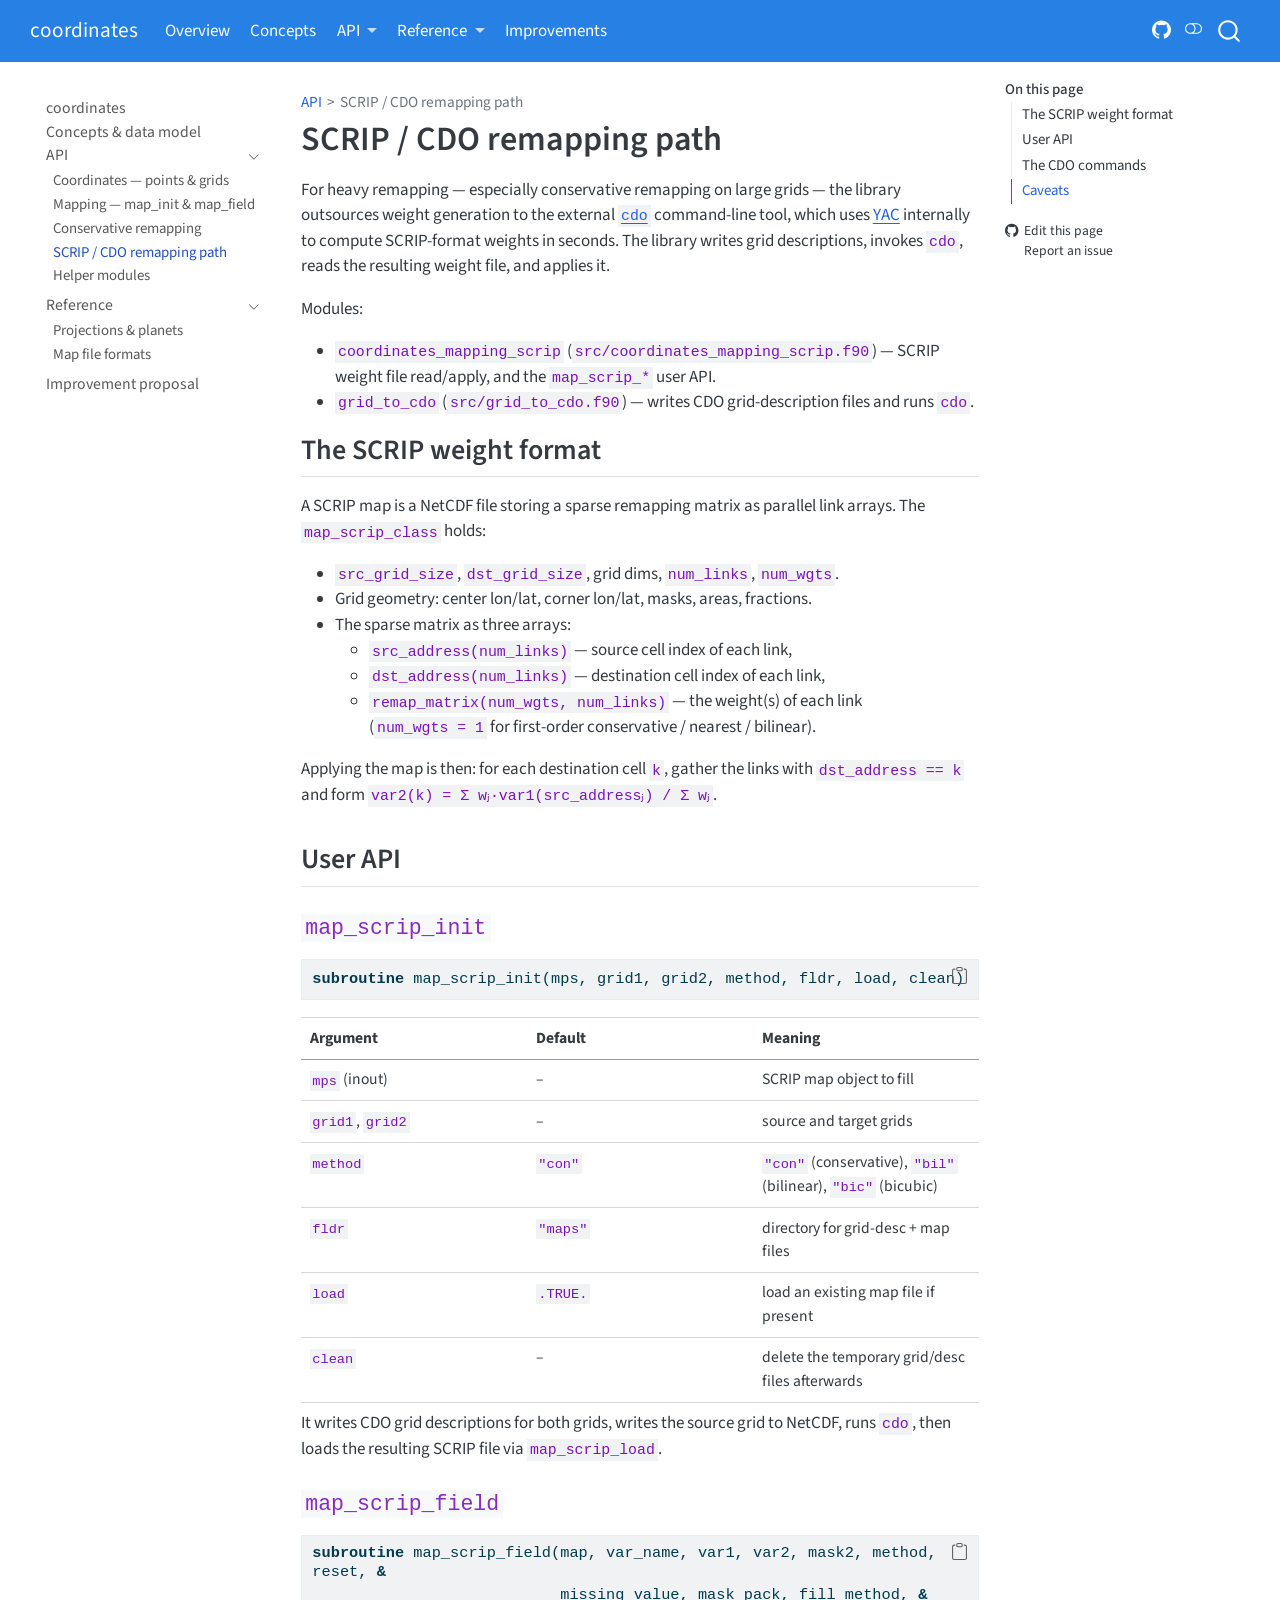
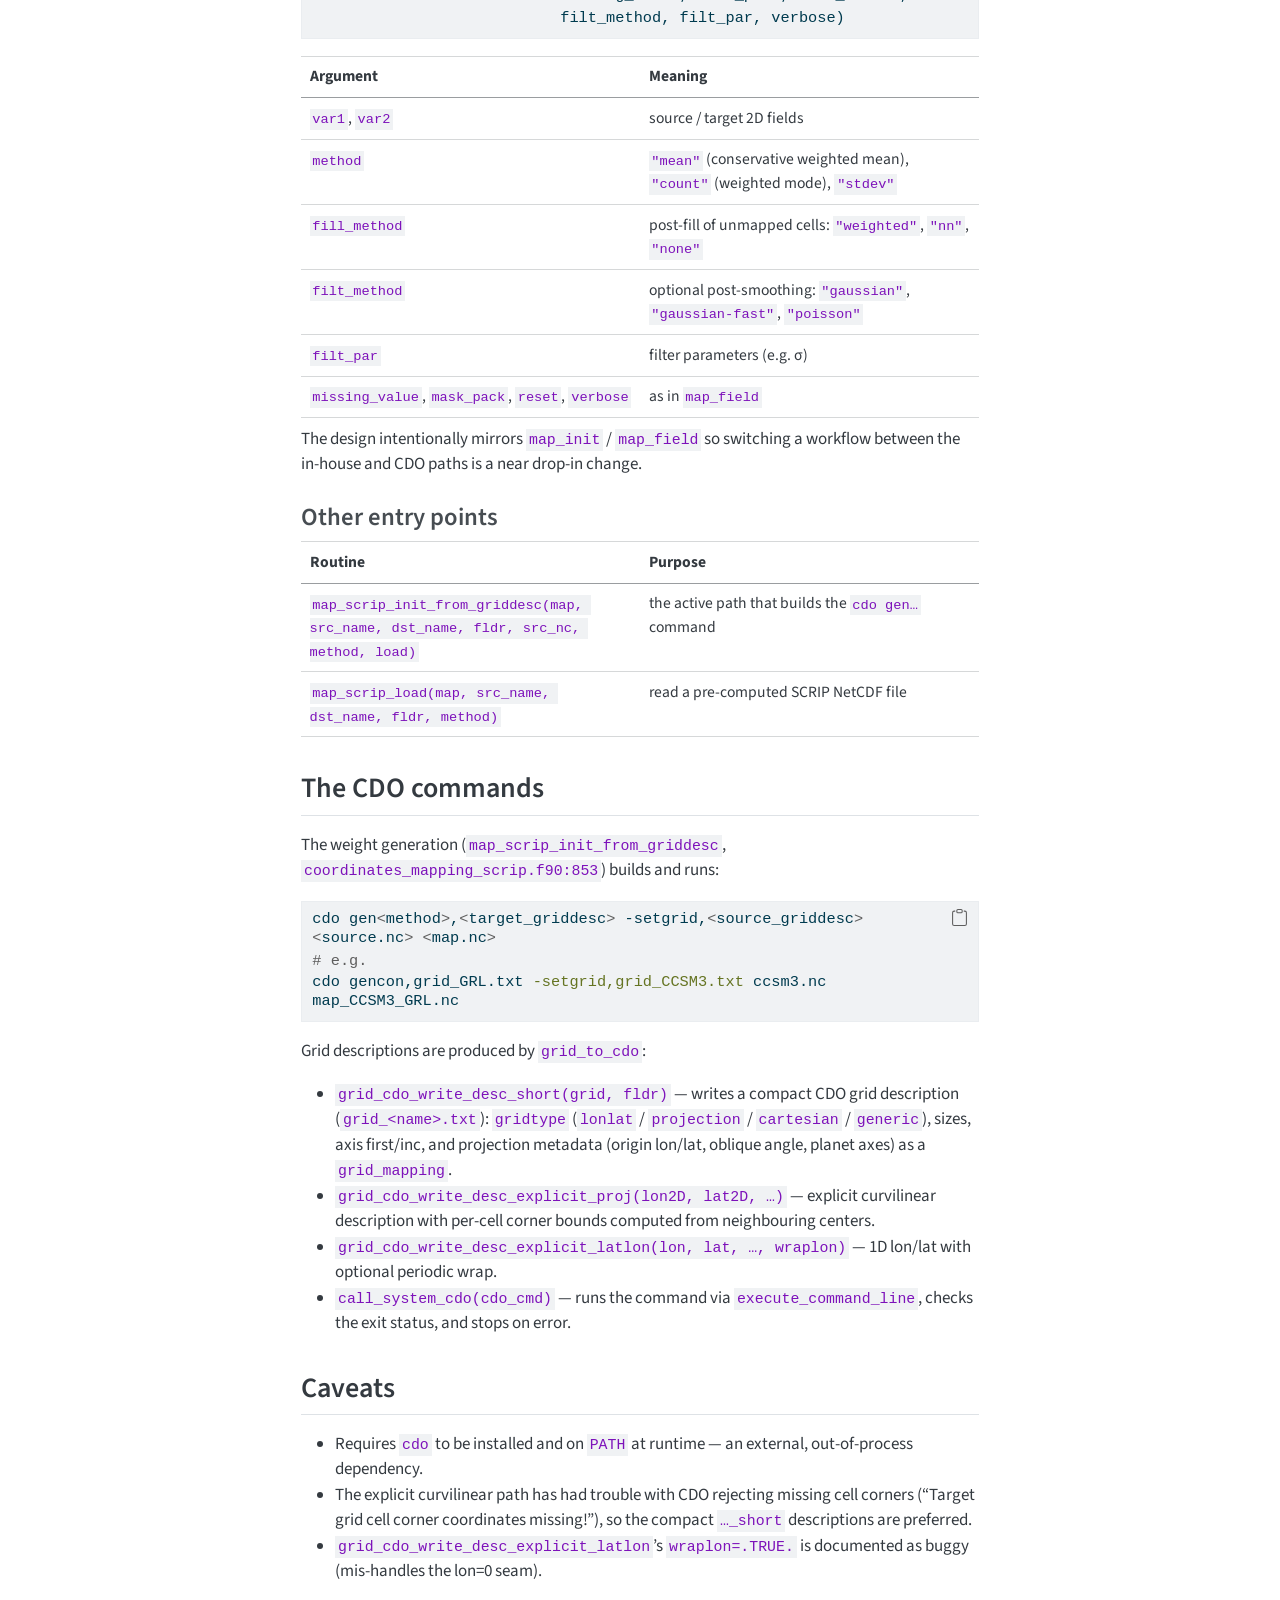
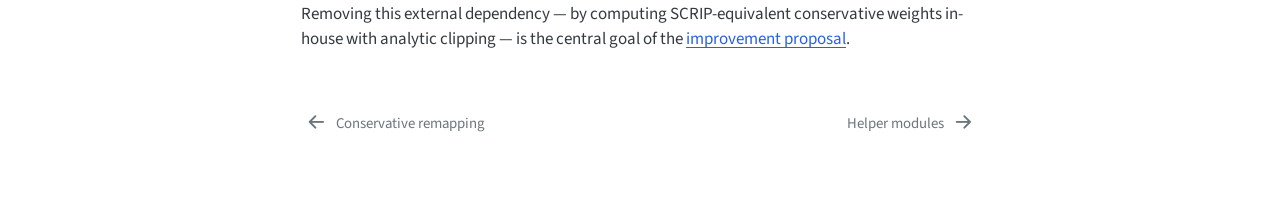
<file: api/scrip-cdo.html>
<!DOCTYPE html>
<html xmlns="http://www.w3.org/1999/xhtml" lang="en" xml:lang="en"><head>

<meta charset="utf-8">
<meta name="generator" content="quarto-1.9.38">

<meta name="viewport" content="width=device-width, initial-scale=1.0, user-scalable=yes">


<title>SCRIP / CDO remapping path – coordinates</title>
<style>
/* Default styles provided by pandoc.
** See https://pandoc.org/MANUAL.html#variables-for-html for config info.
*/
code{white-space: pre-wrap;}
span.smallcaps{font-variant: small-caps;}
div.columns{display: flex; gap: min(4vw, 1.5em);}
div.column{flex: auto; overflow-x: auto;}
div.hanging-indent{margin-left: 1.5em; text-indent: -1.5em;}
ul.task-list{list-style: none;}
ul.task-list li input[type="checkbox"] {
  width: 0.8em;
  margin: 0 0.8em 0.2em -1em; /* quarto-specific, see https://github.com/quarto-dev/quarto-cli/issues/4556 */ 
  vertical-align: middle;
}
/* CSS for syntax highlighting */
html { -webkit-text-size-adjust: 100%; }
pre > code.sourceCode { white-space: pre; position: relative; }
pre > code.sourceCode > span { display: inline-block; line-height: 1.25; }
pre > code.sourceCode > span:empty { height: 1.2em; }
.sourceCode { overflow: visible; }
code.sourceCode > span { color: inherit; text-decoration: inherit; }
div.sourceCode { margin: 1em 0; }
pre.sourceCode { margin: 0; }
@media screen {
div.sourceCode { overflow: auto; }
}
@media print {
pre > code.sourceCode { white-space: pre-wrap; }
pre > code.sourceCode > span { text-indent: -5em; padding-left: 5em; }
}
pre.numberSource code
  { counter-reset: source-line 0; }
pre.numberSource code > span
  { position: relative; left: -4em; counter-increment: source-line; }
pre.numberSource code > span > a:first-child::before
  { content: counter(source-line);
    position: relative; left: -1em; text-align: right; vertical-align: baseline;
    border: none; display: inline-block;
    -webkit-touch-callout: none; -webkit-user-select: none;
    -khtml-user-select: none; -moz-user-select: none;
    -ms-user-select: none; user-select: none;
    padding: 0 4px; width: 4em;
  }
pre.numberSource { margin-left: 3em;  padding-left: 4px; }
div.sourceCode
  {   }
@media screen {
pre > code.sourceCode > span > a:first-child::before { text-decoration: underline; }
}
</style>


<script src="../site_libs/quarto-nav/quarto-nav.js"></script>
<script src="../site_libs/quarto-nav/headroom.min.js"></script>
<script src="../site_libs/clipboard/clipboard.min.js"></script>
<script src="../site_libs/quarto-search/autocomplete.umd.js"></script>
<script src="../site_libs/quarto-search/fuse.min.js"></script>
<script src="../site_libs/quarto-search/quarto-search.js"></script>
<meta name="quarto:offset" content="../">
<link href="../api/helpers.html" rel="next">
<link href="../api/conservative.html" rel="prev">
<script src="../site_libs/quarto-html/quarto.js" type="module"></script>
<script src="../site_libs/quarto-html/tabsets/tabsets.js" type="module"></script>
<script src="../site_libs/quarto-html/popper.min.js"></script>
<script src="../site_libs/quarto-html/tippy.umd.min.js"></script>
<script src="../site_libs/quarto-html/anchor.min.js"></script>
<link href="../site_libs/quarto-html/tippy.css" rel="stylesheet">
<link href="../site_libs/quarto-html/quarto-syntax-highlighting-15634bcf2e68342d4ad2dfa704d543f6.css" rel="stylesheet" class="quarto-color-scheme" id="quarto-text-highlighting-styles">
<link href="../site_libs/quarto-html/quarto-syntax-highlighting-dark-0a6b7249c26820e032cb0bd839ff02b1.css" rel="stylesheet" class="quarto-color-scheme quarto-color-alternate" id="quarto-text-highlighting-styles">
<link href="../site_libs/quarto-html/quarto-syntax-highlighting-15634bcf2e68342d4ad2dfa704d543f6.css" rel="stylesheet" class="quarto-color-scheme-extra" id="quarto-text-highlighting-styles">
<script src="../site_libs/bootstrap/bootstrap.min.js"></script>
<link href="../site_libs/bootstrap/bootstrap-icons.css" rel="stylesheet">
<link href="../site_libs/bootstrap/bootstrap-6c645bba97489949a6ce198fa08f5136.min.css" rel="stylesheet" append-hash="true" class="quarto-color-scheme" id="quarto-bootstrap" data-mode="light">
<link href="../site_libs/bootstrap/bootstrap-dark-ee16de7c3afa18fce055331efaaa6bb8.min.css" rel="stylesheet" append-hash="true" class="quarto-color-scheme quarto-color-alternate" id="quarto-bootstrap" data-mode="dark">
<link href="../site_libs/bootstrap/bootstrap-6c645bba97489949a6ce198fa08f5136.min.css" rel="stylesheet" append-hash="true" class="quarto-color-scheme-extra" id="quarto-bootstrap" data-mode="light">
<script id="quarto-search-options" type="application/json">{
  "location": "navbar",
  "copy-button": false,
  "collapse-after": 3,
  "panel-placement": "end",
  "type": "overlay",
  "limit": 50,
  "keyboard-shortcut": [
    "f",
    "/",
    "s"
  ],
  "show-item-context": false,
  "language": {
    "search-no-results-text": "No results",
    "search-matching-documents-text": "matching documents",
    "search-copy-link-title": "Copy link to search",
    "search-hide-matches-text": "Hide additional matches",
    "search-more-match-text": "more match in this document",
    "search-more-matches-text": "more matches in this document",
    "search-clear-button-title": "Clear",
    "search-text-placeholder": "",
    "search-detached-cancel-button-title": "Cancel",
    "search-submit-button-title": "Submit",
    "search-label": "Search"
  }
}</script>


<link rel="stylesheet" href="../styles.css">
</head>

<body class="nav-sidebar floating nav-fixed quarto-light"><script id="quarto-html-before-body" type="application/javascript">
    const toggleBodyColorMode = (bsSheetEl) => {
      const mode = bsSheetEl.getAttribute("data-mode");
      const bodyEl = window.document.querySelector("body");
      if (mode === "dark") {
        bodyEl.classList.add("quarto-dark");
        bodyEl.classList.remove("quarto-light");
      } else {
        bodyEl.classList.add("quarto-light");
        bodyEl.classList.remove("quarto-dark");
      }
    }
    const toggleBodyColorPrimary = () => {
      const bsSheetEl = window.document.querySelector("link#quarto-bootstrap:not([rel=disabled-stylesheet])");
      if (bsSheetEl) {
        toggleBodyColorMode(bsSheetEl);
      }
    }
    const setColorSchemeToggle = (alternate) => {
      const toggles = window.document.querySelectorAll('.quarto-color-scheme-toggle');
      for (let i=0; i < toggles.length; i++) {
        const toggle = toggles[i];
        if (toggle) {
          if (alternate) {
            toggle.classList.add("alternate");
          } else {
            toggle.classList.remove("alternate");
          }
        }
      }
    };
    const toggleColorMode = (alternate) => {
      // Switch the stylesheets
      const primaryStylesheets = window.document.querySelectorAll('link.quarto-color-scheme:not(.quarto-color-alternate)');
      const alternateStylesheets = window.document.querySelectorAll('link.quarto-color-scheme.quarto-color-alternate');
      manageTransitions('#quarto-margin-sidebar .nav-link', false);
      if (alternate) {
        // note: dark is layered on light, we don't disable primary!
        enableStylesheet(alternateStylesheets);
        for (const sheetNode of alternateStylesheets) {
          if (sheetNode.id === "quarto-bootstrap") {
            toggleBodyColorMode(sheetNode);
          }
        }
      } else {
        disableStylesheet(alternateStylesheets);
        enableStylesheet(primaryStylesheets)
        toggleBodyColorPrimary();
      }
      manageTransitions('#quarto-margin-sidebar .nav-link', true);
      // Switch the toggles
      setColorSchemeToggle(alternate)
      // Hack to workaround the fact that safari doesn't
      // properly recolor the scrollbar when toggling (#1455)
      if (navigator.userAgent.indexOf('Safari') > 0 && navigator.userAgent.indexOf('Chrome') == -1) {
        manageTransitions("body", false);
        window.scrollTo(0, 1);
        setTimeout(() => {
          window.scrollTo(0, 0);
          manageTransitions("body", true);
        }, 40);
      }
    }
    const disableStylesheet = (stylesheets) => {
      for (let i=0; i < stylesheets.length; i++) {
        const stylesheet = stylesheets[i];
        stylesheet.rel = 'disabled-stylesheet';
      }
    }
    const enableStylesheet = (stylesheets) => {
      for (let i=0; i < stylesheets.length; i++) {
        const stylesheet = stylesheets[i];
        if(stylesheet.rel !== 'stylesheet') { // for Chrome, which will still FOUC without this check
          stylesheet.rel = 'stylesheet';
        }
      }
    }
    const manageTransitions = (selector, allowTransitions) => {
      const els = window.document.querySelectorAll(selector);
      for (let i=0; i < els.length; i++) {
        const el = els[i];
        if (allowTransitions) {
          el.classList.remove('notransition');
        } else {
          el.classList.add('notransition');
        }
      }
    }
    const isFileUrl = () => {
      return window.location.protocol === 'file:';
    }
    const hasAlternateSentinel = () => {
      let styleSentinel = getColorSchemeSentinel();
      if (styleSentinel !== null) {
        return styleSentinel === "alternate";
      } else {
        return false;
      }
    }
    const setStyleSentinel = (alternate) => {
      const value = alternate ? "alternate" : "default";
      if (!isFileUrl()) {
        window.localStorage.setItem("quarto-color-scheme", value);
      } else {
        localAlternateSentinel = value;
      }
    }
    const getColorSchemeSentinel = () => {
      if (!isFileUrl()) {
        const storageValue = window.localStorage.getItem("quarto-color-scheme");
        return storageValue != null ? storageValue : localAlternateSentinel;
      } else {
        return localAlternateSentinel;
      }
    }
    const toggleGiscusIfUsed = (isAlternate, darkModeDefault) => {
      const baseTheme = document.querySelector('#giscus-base-theme')?.value ?? 'light';
      const alternateTheme = document.querySelector('#giscus-alt-theme')?.value ?? 'dark';
      let newTheme = '';
      if(authorPrefersDark) {
        newTheme = isAlternate ? baseTheme : alternateTheme;
      } else {
        newTheme = isAlternate ? alternateTheme : baseTheme;
      }
      const changeGiscusTheme = () => {
        // From: https://github.com/giscus/giscus/issues/336
        const sendMessage = (message) => {
          const iframe = document.querySelector('iframe.giscus-frame');
          if (!iframe) return;
          iframe.contentWindow.postMessage({ giscus: message }, 'https://giscus.app');
        }
        sendMessage({
          setConfig: {
            theme: newTheme
          }
        });
      }
      const isGiscussLoaded = window.document.querySelector('iframe.giscus-frame') !== null;
      if (isGiscussLoaded) {
        changeGiscusTheme();
      }
    };
    const authorPrefersDark = false;
    const darkModeDefault = authorPrefersDark;
      document.querySelector('link#quarto-text-highlighting-styles.quarto-color-scheme-extra').rel = 'disabled-stylesheet';
      document.querySelector('link#quarto-bootstrap.quarto-color-scheme-extra').rel = 'disabled-stylesheet';
    let localAlternateSentinel = darkModeDefault ? 'alternate' : 'default';
    // Dark / light mode switch
    window.quartoToggleColorScheme = () => {
      // Read the current dark / light value
      let toAlternate = !hasAlternateSentinel();
      toggleColorMode(toAlternate);
      setStyleSentinel(toAlternate);
      toggleGiscusIfUsed(toAlternate, darkModeDefault);
      window.dispatchEvent(new Event('resize'));
    };
    // Switch to dark mode if need be
    if (hasAlternateSentinel()) {
      toggleColorMode(true);
    } else {
      toggleColorMode(false);
    }
  </script>

<div id="quarto-search-results"></div>
  <header id="quarto-header" class="headroom fixed-top">
    <nav class="navbar navbar-expand-lg " data-bs-theme="dark">
      <div class="navbar-container container-fluid">
      <div class="navbar-brand-container mx-auto">
    <a class="navbar-brand" href="../index.html">
    <span class="navbar-title">coordinates</span>
    </a>
  </div>
            <div id="quarto-search" class="" title="Search"></div>
          <button class="navbar-toggler" type="button" data-bs-toggle="collapse" data-bs-target="#navbarCollapse" aria-controls="navbarCollapse" role="menu" aria-expanded="false" aria-label="Toggle navigation" onclick="if (window.quartoToggleHeadroom) { window.quartoToggleHeadroom(); }">
  <span class="navbar-toggler-icon"></span>
</button>
          <div class="collapse navbar-collapse" id="navbarCollapse">
            <ul class="navbar-nav navbar-nav-scroll me-auto">
  <li class="nav-item">
    <a class="nav-link active" href="../index.html" aria-current="page"> 
<span class="menu-text">Overview</span></a>
  </li>  
  <li class="nav-item">
    <a class="nav-link" href="../concepts.html"> 
<span class="menu-text">Concepts</span></a>
  </li>  
  <li class="nav-item dropdown ">
    <a class="nav-link dropdown-toggle" href="#" id="nav-menu-api" role="link" data-bs-toggle="dropdown" aria-expanded="false">
 <span class="menu-text">API</span>
    </a>
    <ul class="dropdown-menu" aria-labelledby="nav-menu-api">    
        <li>
    <a class="dropdown-item" href="../api/coordinates.html">
 <span class="dropdown-text">Coordinates (points &amp; grid)</span></a>
  </li>  
        <li>
    <a class="dropdown-item" href="../api/mapping.html">
 <span class="dropdown-text">Mapping (map_init / map_field)</span></a>
  </li>  
        <li>
    <a class="dropdown-item" href="../api/conservative.html">
 <span class="dropdown-text">Conservative remapping</span></a>
  </li>  
        <li>
    <a class="dropdown-item" href="../api/scrip-cdo.html">
 <span class="dropdown-text">SCRIP / CDO path</span></a>
  </li>  
        <li>
    <a class="dropdown-item" href="../api/helpers.html">
 <span class="dropdown-text">Helper modules</span></a>
  </li>  
    </ul>
  </li>
  <li class="nav-item dropdown ">
    <a class="nav-link dropdown-toggle" href="#" id="nav-menu-reference" role="link" data-bs-toggle="dropdown" aria-expanded="false">
 <span class="menu-text">Reference</span>
    </a>
    <ul class="dropdown-menu" aria-labelledby="nav-menu-reference">    
        <li>
    <a class="dropdown-item" href="../reference/projections.html">
 <span class="dropdown-text">Projections &amp; planets</span></a>
  </li>  
        <li>
    <a class="dropdown-item" href="../reference/map-file-format.html">
 <span class="dropdown-text">Map file formats</span></a>
  </li>  
    </ul>
  </li>
  <li class="nav-item">
    <a class="nav-link" href="../improvements.html"> 
<span class="menu-text">Improvements</span></a>
  </li>  
</ul>
            <ul class="navbar-nav navbar-nav-scroll ms-auto">
  <li class="nav-item compact">
    <a class="nav-link" href="https://github.com/fesmc/coordinates"> <i class="bi bi-github" role="img">
</i> 
<span class="menu-text"></span></a>
  </li>  
</ul>
          </div> <!-- /navcollapse -->
            <div class="quarto-navbar-tools">
  <a href="" class="quarto-color-scheme-toggle quarto-navigation-tool  px-1" onclick="window.quartoToggleColorScheme(); return false;" title="Toggle dark mode"><i class="bi"></i></a>
</div>
      </div> <!-- /container-fluid -->
    </nav>
  <nav class="quarto-secondary-nav">
    <div class="container-fluid d-flex">
      <button type="button" class="quarto-btn-toggle btn" data-bs-toggle="collapse" role="button" data-bs-target=".quarto-sidebar-collapse-item" aria-controls="quarto-sidebar" aria-expanded="false" aria-label="Toggle sidebar navigation" onclick="if (window.quartoToggleHeadroom) { window.quartoToggleHeadroom(); }">
        <i class="bi bi-layout-text-sidebar-reverse"></i>
      </button>
        <nav class="quarto-page-breadcrumbs" aria-label="breadcrumb"><ol class="breadcrumb"><li class="breadcrumb-item"><a href="../api/coordinates.html">API</a></li><li class="breadcrumb-item"><a href="../api/scrip-cdo.html">SCRIP / CDO remapping path</a></li></ol></nav>
        <a class="flex-grow-1" role="navigation" data-bs-toggle="collapse" data-bs-target=".quarto-sidebar-collapse-item" aria-controls="quarto-sidebar" aria-expanded="false" aria-label="Toggle sidebar navigation" onclick="if (window.quartoToggleHeadroom) { window.quartoToggleHeadroom(); }">      
        </a>
    </div>
  </nav>
</header>
<!-- content -->
<div id="quarto-content" class="quarto-container page-columns page-rows-contents page-layout-article page-navbar">
<!-- sidebar -->
  <nav id="quarto-sidebar" class="sidebar collapse collapse-horizontal quarto-sidebar-collapse-item sidebar-navigation floating overflow-auto">
    <div class="sidebar-menu-container"> 
    <ul class="list-unstyled mt-1">
        <li class="sidebar-item">
  <div class="sidebar-item-container"> 
  <a href="../index.html" class="sidebar-item-text sidebar-link">
 <span class="menu-text">coordinates</span></a>
  </div>
</li>
        <li class="sidebar-item">
  <div class="sidebar-item-container"> 
  <a href="../concepts.html" class="sidebar-item-text sidebar-link">
 <span class="menu-text">Concepts &amp; data model</span></a>
  </div>
</li>
        <li class="sidebar-item sidebar-item-section">
      <div class="sidebar-item-container"> 
            <a class="sidebar-item-text sidebar-link text-start" data-bs-toggle="collapse" data-bs-target="#quarto-sidebar-section-1" role="navigation" aria-expanded="true">
 <span class="menu-text">API</span></a>
          <a class="sidebar-item-toggle text-start" data-bs-toggle="collapse" data-bs-target="#quarto-sidebar-section-1" role="navigation" aria-expanded="true" aria-label="Toggle section">
            <i class="bi bi-chevron-right ms-2"></i>
          </a> 
      </div>
      <ul id="quarto-sidebar-section-1" class="collapse list-unstyled sidebar-section depth1 show">  
          <li class="sidebar-item">
  <div class="sidebar-item-container"> 
  <a href="../api/coordinates.html" class="sidebar-item-text sidebar-link">
 <span class="menu-text">Coordinates — points &amp; grids</span></a>
  </div>
</li>
          <li class="sidebar-item">
  <div class="sidebar-item-container"> 
  <a href="../api/mapping.html" class="sidebar-item-text sidebar-link">
 <span class="menu-text">Mapping — map_init &amp; map_field</span></a>
  </div>
</li>
          <li class="sidebar-item">
  <div class="sidebar-item-container"> 
  <a href="../api/conservative.html" class="sidebar-item-text sidebar-link">
 <span class="menu-text">Conservative remapping</span></a>
  </div>
</li>
          <li class="sidebar-item">
  <div class="sidebar-item-container"> 
  <a href="../api/scrip-cdo.html" class="sidebar-item-text sidebar-link active">
 <span class="menu-text">SCRIP / CDO remapping path</span></a>
  </div>
</li>
          <li class="sidebar-item">
  <div class="sidebar-item-container"> 
  <a href="../api/helpers.html" class="sidebar-item-text sidebar-link">
 <span class="menu-text">Helper modules</span></a>
  </div>
</li>
      </ul>
  </li>
        <li class="sidebar-item sidebar-item-section">
      <div class="sidebar-item-container"> 
            <a class="sidebar-item-text sidebar-link text-start" data-bs-toggle="collapse" data-bs-target="#quarto-sidebar-section-2" role="navigation" aria-expanded="true">
 <span class="menu-text">Reference</span></a>
          <a class="sidebar-item-toggle text-start" data-bs-toggle="collapse" data-bs-target="#quarto-sidebar-section-2" role="navigation" aria-expanded="true" aria-label="Toggle section">
            <i class="bi bi-chevron-right ms-2"></i>
          </a> 
      </div>
      <ul id="quarto-sidebar-section-2" class="collapse list-unstyled sidebar-section depth1 show">  
          <li class="sidebar-item">
  <div class="sidebar-item-container"> 
  <a href="../reference/projections.html" class="sidebar-item-text sidebar-link">
 <span class="menu-text">Projections &amp; planets</span></a>
  </div>
</li>
          <li class="sidebar-item">
  <div class="sidebar-item-container"> 
  <a href="../reference/map-file-format.html" class="sidebar-item-text sidebar-link">
 <span class="menu-text">Map file formats</span></a>
  </div>
</li>
      </ul>
  </li>
        <li class="sidebar-item">
  <div class="sidebar-item-container"> 
  <a href="../improvements.html" class="sidebar-item-text sidebar-link">
 <span class="menu-text">Improvement proposal</span></a>
  </div>
</li>
    </ul>
    </div>
</nav>
<div id="quarto-sidebar-glass" class="quarto-sidebar-collapse-item" data-bs-toggle="collapse" data-bs-target=".quarto-sidebar-collapse-item"></div>
<!-- margin-sidebar -->
    <div id="quarto-margin-sidebar" class="sidebar margin-sidebar">
        <nav id="TOC" role="doc-toc" class="toc-active">
    <h2 id="toc-title">On this page</h2>
   
  <ul>
  <li><a href="#the-scrip-weight-format" id="toc-the-scrip-weight-format" class="nav-link active" data-scroll-target="#the-scrip-weight-format">The SCRIP weight format</a></li>
  <li><a href="#user-api" id="toc-user-api" class="nav-link" data-scroll-target="#user-api">User API</a>
  <ul class="collapse">
  <li><a href="#map_scrip_init" id="toc-map_scrip_init" class="nav-link" data-scroll-target="#map_scrip_init"><code>map_scrip_init</code></a></li>
  <li><a href="#map_scrip_field" id="toc-map_scrip_field" class="nav-link" data-scroll-target="#map_scrip_field"><code>map_scrip_field</code></a></li>
  <li><a href="#other-entry-points" id="toc-other-entry-points" class="nav-link" data-scroll-target="#other-entry-points">Other entry points</a></li>
  </ul></li>
  <li><a href="#the-cdo-commands" id="toc-the-cdo-commands" class="nav-link" data-scroll-target="#the-cdo-commands">The CDO commands</a></li>
  <li><a href="#caveats" id="toc-caveats" class="nav-link" data-scroll-target="#caveats">Caveats</a></li>
  </ul>
<div class="toc-actions"><ul><li><a href="https://github.com/fesmc/coordinates/edit/main/api/scrip-cdo.qmd" class="toc-action"><i class="bi bi-github"></i>Edit this page</a></li><li><a href="https://github.com/fesmc/coordinates/issues/new" class="toc-action"><i class="bi empty"></i>Report an issue</a></li></ul></div></nav>
    </div>
<!-- main -->
<main class="content" id="quarto-document-content">


<header id="title-block-header" class="quarto-title-block default"><nav class="quarto-page-breadcrumbs quarto-title-breadcrumbs d-none d-lg-block" aria-label="breadcrumb"><ol class="breadcrumb"><li class="breadcrumb-item"><a href="../api/coordinates.html">API</a></li><li class="breadcrumb-item"><a href="../api/scrip-cdo.html">SCRIP / CDO remapping path</a></li></ol></nav>
<div class="quarto-title">
<h1 class="title">SCRIP / CDO remapping path</h1>
</div>



<div class="quarto-title-meta">

    
  
    
  </div>
  


</header>


<p>For heavy remapping — especially conservative remapping on large grids — the library outsources weight generation to the external <a href="https://code.mpimet.mpg.de/projects/cdo"><code>cdo</code></a> command-line tool, which uses <a href="https://dkrz-sw.gitlab-pages.dkrz.de/yac/">YAC</a> internally to compute SCRIP-format weights in seconds. The library writes grid descriptions, invokes <code>cdo</code>, reads the resulting weight file, and applies it.</p>
<p>Modules:</p>
<ul>
<li><code>coordinates_mapping_scrip</code> (<code>src/coordinates_mapping_scrip.f90</code>) — SCRIP weight file read/apply, and the <code>map_scrip_*</code> user API.</li>
<li><code>grid_to_cdo</code> (<code>src/grid_to_cdo.f90</code>) — writes CDO grid-description files and runs <code>cdo</code>.</li>
</ul>
<section id="the-scrip-weight-format" class="level2">
<h2 class="anchored" data-anchor-id="the-scrip-weight-format">The SCRIP weight format</h2>
<p>A SCRIP map is a NetCDF file storing a sparse remapping matrix as parallel link arrays. The <code>map_scrip_class</code> holds:</p>
<ul>
<li><code>src_grid_size</code>, <code>dst_grid_size</code>, grid dims, <code>num_links</code>, <code>num_wgts</code>.</li>
<li>Grid geometry: center lon/lat, corner lon/lat, masks, areas, fractions.</li>
<li>The sparse matrix as three arrays:
<ul>
<li><code>src_address(num_links)</code> — source cell index of each link,</li>
<li><code>dst_address(num_links)</code> — destination cell index of each link,</li>
<li><code>remap_matrix(num_wgts, num_links)</code> — the weight(s) of each link (<code>num_wgts = 1</code> for first-order conservative / nearest / bilinear).</li>
</ul></li>
</ul>
<p>Applying the map is then: for each destination cell <code>k</code>, gather the links with <code>dst_address == k</code> and form <code>var2(k) = Σ wⱼ·var1(src_addressⱼ) / Σ wⱼ</code>.</p>
</section>
<section id="user-api" class="level2">
<h2 class="anchored" data-anchor-id="user-api">User API</h2>
<section id="map_scrip_init" class="level3">
<h3 class="anchored" data-anchor-id="map_scrip_init"><code>map_scrip_init</code></h3>
<div class="code-copy-outer-scaffold"><div class="sourceCode" id="cb1"><pre class="sourceCode fortran code-with-copy"><code class="sourceCode fortranfixed"><span id="cb1-1"><a href="#cb1-1" aria-hidden="true" tabindex="-1"></a><span class="kw">subroutine</span> map_scrip_init(mps, grid1, grid2, method, fldr, load, clean)</span></code></pre></div><button title="Copy to Clipboard" class="code-copy-button"><i class="bi"></i></button></div>
<table class="caption-top table">
<colgroup>
<col style="width: 33%">
<col style="width: 33%">
<col style="width: 33%">
</colgroup>
<thead>
<tr class="header">
<th>Argument</th>
<th>Default</th>
<th>Meaning</th>
</tr>
</thead>
<tbody>
<tr class="odd">
<td><code>mps</code> (inout)</td>
<td>–</td>
<td>SCRIP map object to fill</td>
</tr>
<tr class="even">
<td><code>grid1</code>, <code>grid2</code></td>
<td>–</td>
<td>source and target grids</td>
</tr>
<tr class="odd">
<td><code>method</code></td>
<td><code>"con"</code></td>
<td><code>"con"</code> (conservative), <code>"bil"</code> (bilinear), <code>"bic"</code> (bicubic)</td>
</tr>
<tr class="even">
<td><code>fldr</code></td>
<td><code>"maps"</code></td>
<td>directory for grid-desc + map files</td>
</tr>
<tr class="odd">
<td><code>load</code></td>
<td><code>.TRUE.</code></td>
<td>load an existing map file if present</td>
</tr>
<tr class="even">
<td><code>clean</code></td>
<td>–</td>
<td>delete the temporary grid/desc files afterwards</td>
</tr>
</tbody>
</table>
<p>It writes CDO grid descriptions for both grids, writes the source grid to NetCDF, runs <code>cdo</code>, then loads the resulting SCRIP file via <code>map_scrip_load</code>.</p>
</section>
<section id="map_scrip_field" class="level3">
<h3 class="anchored" data-anchor-id="map_scrip_field"><code>map_scrip_field</code></h3>
<div class="code-copy-outer-scaffold"><div class="sourceCode" id="cb2"><pre class="sourceCode fortran code-with-copy"><code class="sourceCode fortranfixed"><span id="cb2-1"><a href="#cb2-1" aria-hidden="true" tabindex="-1"></a><span class="kw">subroutine</span> map_scrip_field(map, var_name, var1, var2, mask2, method, reset, <span class="kw">&amp;</span></span>
<span id="cb2-2"><a href="#cb2-2" aria-hidden="true" tabindex="-1"></a>                           missing_value, mask_pack, fill_method, <span class="kw">&amp;</span></span>
<span id="cb2-3"><a href="#cb2-3" aria-hidden="true" tabindex="-1"></a>                           filt_method, filt_par, verbose)</span></code></pre></div><button title="Copy to Clipboard" class="code-copy-button"><i class="bi"></i></button></div>
<table class="caption-top table">
<colgroup>
<col style="width: 50%">
<col style="width: 50%">
</colgroup>
<thead>
<tr class="header">
<th>Argument</th>
<th>Meaning</th>
</tr>
</thead>
<tbody>
<tr class="odd">
<td><code>var1</code>, <code>var2</code></td>
<td>source / target 2D fields</td>
</tr>
<tr class="even">
<td><code>method</code></td>
<td><code>"mean"</code> (conservative weighted mean), <code>"count"</code> (weighted mode), <code>"stdev"</code></td>
</tr>
<tr class="odd">
<td><code>fill_method</code></td>
<td>post-fill of unmapped cells: <code>"weighted"</code>, <code>"nn"</code>, <code>"none"</code></td>
</tr>
<tr class="even">
<td><code>filt_method</code></td>
<td>optional post-smoothing: <code>"gaussian"</code>, <code>"gaussian-fast"</code>, <code>"poisson"</code></td>
</tr>
<tr class="odd">
<td><code>filt_par</code></td>
<td>filter parameters (e.g.&nbsp;σ)</td>
</tr>
<tr class="even">
<td><code>missing_value</code>, <code>mask_pack</code>, <code>reset</code>, <code>verbose</code></td>
<td>as in <code>map_field</code></td>
</tr>
</tbody>
</table>
<p>The design intentionally mirrors <code>map_init</code> / <code>map_field</code> so switching a workflow between the in-house and CDO paths is a near drop-in change.</p>
</section>
<section id="other-entry-points" class="level3">
<h3 class="anchored" data-anchor-id="other-entry-points">Other entry points</h3>
<table class="caption-top table">
<colgroup>
<col style="width: 50%">
<col style="width: 50%">
</colgroup>
<thead>
<tr class="header">
<th>Routine</th>
<th>Purpose</th>
</tr>
</thead>
<tbody>
<tr class="odd">
<td><code>map_scrip_init_from_griddesc(map, src_name, dst_name, fldr, src_nc, method, load)</code></td>
<td>the active path that builds the <code>cdo gen…</code> command</td>
</tr>
<tr class="even">
<td><code>map_scrip_load(map, src_name, dst_name, fldr, method)</code></td>
<td>read a pre-computed SCRIP NetCDF file</td>
</tr>
</tbody>
</table>
</section>
</section>
<section id="the-cdo-commands" class="level2">
<h2 class="anchored" data-anchor-id="the-cdo-commands">The CDO commands</h2>
<p>The weight generation (<code>map_scrip_init_from_griddesc</code>, <code>coordinates_mapping_scrip.f90:853</code>) builds and runs:</p>
<div class="code-copy-outer-scaffold"><div class="sourceCode" id="cb3"><pre class="sourceCode sh code-with-copy"><code class="sourceCode bash"><span id="cb3-1"><a href="#cb3-1" aria-hidden="true" tabindex="-1"></a><span class="ex">cdo</span> gen<span class="op">&lt;</span>method<span class="op">&gt;</span>,<span class="op">&lt;</span>target_griddesc<span class="op">&gt;</span> -setgrid,<span class="op">&lt;</span>source_griddesc<span class="op">&gt;</span> <span class="op">&lt;</span>source.nc<span class="op">&gt;</span> <span class="op">&lt;</span>map.nc<span class="op">&gt;</span></span>
<span id="cb3-2"><a href="#cb3-2" aria-hidden="true" tabindex="-1"></a><span class="co"># e.g.</span></span>
<span id="cb3-3"><a href="#cb3-3" aria-hidden="true" tabindex="-1"></a><span class="ex">cdo</span> gencon,grid_GRL.txt <span class="at">-setgrid,grid_CCSM3.txt</span> ccsm3.nc map_CCSM3_GRL.nc</span></code></pre></div><button title="Copy to Clipboard" class="code-copy-button"><i class="bi"></i></button></div>
<p>Grid descriptions are produced by <code>grid_to_cdo</code>:</p>
<ul>
<li><code>grid_cdo_write_desc_short(grid, fldr)</code> — writes a compact CDO grid description (<code>grid_&lt;name&gt;.txt</code>): <code>gridtype</code> (<code>lonlat</code> / <code>projection</code> / <code>cartesian</code> / <code>generic</code>), sizes, axis first/inc, and projection metadata (origin lon/lat, oblique angle, planet axes) as a <code>grid_mapping</code>.</li>
<li><code>grid_cdo_write_desc_explicit_proj(lon2D, lat2D, …)</code> — explicit curvilinear description with per-cell corner bounds computed from neighbouring centers.</li>
<li><code>grid_cdo_write_desc_explicit_latlon(lon, lat, …, wraplon)</code> — 1D lon/lat with optional periodic wrap.</li>
<li><code>call_system_cdo(cdo_cmd)</code> — runs the command via <code>execute_command_line</code>, checks the exit status, and stops on error.</li>
</ul>
</section>
<section id="caveats" class="level2">
<h2 class="anchored" data-anchor-id="caveats">Caveats</h2>
<ul>
<li>Requires <code>cdo</code> to be installed and on <code>PATH</code> at runtime — an external, out-of-process dependency.</li>
<li>The explicit curvilinear path has had trouble with CDO rejecting missing cell corners (“Target grid cell corner coordinates missing!”), so the compact <code>…_short</code> descriptions are preferred.</li>
<li><code>grid_cdo_write_desc_explicit_latlon</code>’s <code>wraplon=.TRUE.</code> is documented as buggy (mis-handles the lon=0 seam).</li>
</ul>
<p>Removing this external dependency — by computing SCRIP-equivalent conservative weights in-house with analytic clipping — is the central goal of the <a href="../improvements.html">improvement proposal</a>.</p>


</section>

</main> <!-- /main -->
<script id="quarto-html-after-body" type="application/javascript">
  window.document.addEventListener("DOMContentLoaded", function (event) {
    // Ensure there is a toggle, if there isn't float one in the top right
    if (window.document.querySelector('.quarto-color-scheme-toggle') === null) {
      const a = window.document.createElement('a');
      a.classList.add('top-right');
      a.classList.add('quarto-color-scheme-toggle');
      a.href = "";
      a.onclick = function() { try { window.quartoToggleColorScheme(); } catch {} return false; };
      const i = window.document.createElement("i");
      i.classList.add('bi');
      a.appendChild(i);
      window.document.body.appendChild(a);
    }
    setColorSchemeToggle(hasAlternateSentinel())
    const icon = "";
    const anchorJS = new window.AnchorJS();
    anchorJS.options = {
      placement: 'right',
      icon: icon
    };
    anchorJS.add('.anchored');
    const isCodeAnnotation = (el) => {
      for (const clz of el.classList) {
        if (clz.startsWith('code-annotation-')) {                     
          return true;
        }
      }
      return false;
    }
    const onCopySuccess = function(e) {
      // button target
      const button = e.trigger;
      // don't keep focus
      button.blur();
      // flash "checked"
      button.classList.add('code-copy-button-checked');
      var currentTitle = button.getAttribute("title");
      button.setAttribute("title", "Copied!");
      let tooltip;
      if (window.bootstrap) {
        button.setAttribute("data-bs-toggle", "tooltip");
        button.setAttribute("data-bs-placement", "left");
        button.setAttribute("data-bs-title", "Copied!");
        tooltip = new bootstrap.Tooltip(button, 
          { trigger: "manual", 
            customClass: "code-copy-button-tooltip",
            offset: [0, -8]});
        tooltip.show();    
      }
      setTimeout(function() {
        if (tooltip) {
          tooltip.hide();
          button.removeAttribute("data-bs-title");
          button.removeAttribute("data-bs-toggle");
          button.removeAttribute("data-bs-placement");
        }
        button.setAttribute("title", currentTitle);
        button.classList.remove('code-copy-button-checked');
      }, 1000);
      // clear code selection
      e.clearSelection();
    }
    const getTextToCopy = function(trigger) {
      const outerScaffold = trigger.parentElement.cloneNode(true);
      const codeEl = outerScaffold.querySelector('code');
      for (const childEl of codeEl.children) {
        if (isCodeAnnotation(childEl)) {
          childEl.remove();
        }
      }
      return codeEl.innerText;
    }
    const clipboard = new window.ClipboardJS('.code-copy-button:not([data-in-quarto-modal])', {
      text: getTextToCopy
    });
    clipboard.on('success', onCopySuccess);
    if (window.document.getElementById('quarto-embedded-source-code-modal')) {
      const clipboardModal = new window.ClipboardJS('.code-copy-button[data-in-quarto-modal]', {
        text: getTextToCopy,
        container: window.document.getElementById('quarto-embedded-source-code-modal')
      });
      clipboardModal.on('success', onCopySuccess);
    }
      var localhostRegex = new RegExp(/^(?:http|https):\/\/localhost\:?[0-9]*\//);
      var mailtoRegex = new RegExp(/^mailto:/);
        var filterRegex = new RegExp("https:\/\/fesmc\.github\.io\/coordinates");
      var isInternal = (href) => {
          return filterRegex.test(href) || localhostRegex.test(href) || mailtoRegex.test(href);
      }
      // Inspect non-navigation links and adorn them if external
     var links = window.document.querySelectorAll('a[href]:not(.nav-link):not(.navbar-brand):not(.toc-action):not(.sidebar-link):not(.sidebar-item-toggle):not(.pagination-link):not(.no-external):not([aria-hidden]):not(.dropdown-item):not(.quarto-navigation-tool):not(.about-link)');
      for (var i=0; i<links.length; i++) {
        const link = links[i];
        if (!isInternal(link.href)) {
          // undo the damage that might have been done by quarto-nav.js in the case of
          // links that we want to consider external
          if (link.dataset.originalHref !== undefined) {
            link.href = link.dataset.originalHref;
          }
        }
      }
    function tippyHover(el, contentFn, onTriggerFn, onUntriggerFn) {
      const config = {
        allowHTML: true,
        maxWidth: 500,
        delay: 100,
        arrow: false,
        appendTo: function(el) {
            return el.parentElement;
        },
        interactive: true,
        interactiveBorder: 10,
        theme: 'quarto',
        placement: 'bottom-start',
      };
      if (contentFn) {
        config.content = contentFn;
      }
      if (onTriggerFn) {
        config.onTrigger = onTriggerFn;
      }
      if (onUntriggerFn) {
        config.onUntrigger = onUntriggerFn;
      }
      window.tippy(el, config); 
    }
    const noterefs = window.document.querySelectorAll('a[role="doc-noteref"]');
    for (var i=0; i<noterefs.length; i++) {
      const ref = noterefs[i];
      tippyHover(ref, function() {
        // use id or data attribute instead here
        let href = ref.getAttribute('data-footnote-href') || ref.getAttribute('href');
        try { href = new URL(href).hash; } catch {}
        const id = href.replace(/^#\/?/, "");
        const note = window.document.getElementById(id);
        if (note) {
          return note.innerHTML;
        } else {
          return "";
        }
      });
    }
    const xrefs = window.document.querySelectorAll('a.quarto-xref');
    const processXRef = (id, note) => {
      // Strip column container classes
      const stripColumnClz = (el) => {
        el.classList.remove("page-full", "page-columns");
        if (el.children) {
          for (const child of el.children) {
            stripColumnClz(child);
          }
        }
      }
      stripColumnClz(note)
      if (id === null || id.startsWith('sec-')) {
        // Special case sections, only their first couple elements
        const container = document.createElement("div");
        if (note.children && note.children.length > 2) {
          container.appendChild(note.children[0].cloneNode(true));
          for (let i = 1; i < note.children.length; i++) {
            const child = note.children[i];
            if (child.tagName === "P" && child.innerText === "") {
              continue;
            } else {
              container.appendChild(child.cloneNode(true));
              break;
            }
          }
          if (window.Quarto?.typesetMath) {
            window.Quarto.typesetMath(container);
          }
          return container.innerHTML
        } else {
          if (window.Quarto?.typesetMath) {
            window.Quarto.typesetMath(note);
          }
          return note.innerHTML;
        }
      } else {
        // Remove any anchor links if they are present
        const anchorLink = note.querySelector('a.anchorjs-link');
        if (anchorLink) {
          anchorLink.remove();
        }
        if (window.Quarto?.typesetMath) {
          window.Quarto.typesetMath(note);
        }
        if (note.classList.contains("callout")) {
          return note.outerHTML;
        } else {
          return note.innerHTML;
        }
      }
    }
    for (var i=0; i<xrefs.length; i++) {
      const xref = xrefs[i];
      tippyHover(xref, undefined, function(instance) {
        instance.disable();
        let url = xref.getAttribute('href');
        let hash = undefined; 
        if (url.startsWith('#')) {
          hash = url;
        } else {
          try { hash = new URL(url).hash; } catch {}
        }
        if (hash) {
          const id = hash.replace(/^#\/?/, "");
          const note = window.document.getElementById(id);
          if (note !== null) {
            try {
              const html = processXRef(id, note.cloneNode(true));
              instance.setContent(html);
            } finally {
              instance.enable();
              instance.show();
            }
          } else {
            // See if we can fetch this
            fetch(url.split('#')[0])
            .then(res => res.text())
            .then(html => {
              const parser = new DOMParser();
              const htmlDoc = parser.parseFromString(html, "text/html");
              const note = htmlDoc.getElementById(id);
              if (note !== null) {
                const html = processXRef(id, note);
                instance.setContent(html);
              } 
            }).finally(() => {
              instance.enable();
              instance.show();
            });
          }
        } else {
          // See if we can fetch a full url (with no hash to target)
          // This is a special case and we should probably do some content thinning / targeting
          fetch(url)
          .then(res => res.text())
          .then(html => {
            const parser = new DOMParser();
            const htmlDoc = parser.parseFromString(html, "text/html");
            const note = htmlDoc.querySelector('main.content');
            if (note !== null) {
              // This should only happen for chapter cross references
              // (since there is no id in the URL)
              // remove the first header
              if (note.children.length > 0 && note.children[0].tagName === "HEADER") {
                note.children[0].remove();
              }
              const html = processXRef(null, note);
              instance.setContent(html);
            } 
          }).finally(() => {
            instance.enable();
            instance.show();
          });
        }
      }, function(instance) {
      });
    }
        let selectedAnnoteEl;
        const selectorForAnnotation = ( cell, annotation) => {
          let cellAttr = 'data-code-cell="' + cell + '"';
          let lineAttr = 'data-code-annotation="' +  annotation + '"';
          const selector = 'span[' + cellAttr + '][' + lineAttr + ']';
          return selector;
        }
        const selectCodeLines = (annoteEl) => {
          const doc = window.document;
          const targetCell = annoteEl.getAttribute("data-target-cell");
          const targetAnnotation = annoteEl.getAttribute("data-target-annotation");
          const annoteSpan = window.document.querySelector(selectorForAnnotation(targetCell, targetAnnotation));
          const lines = annoteSpan.getAttribute("data-code-lines").split(",");
          const lineIds = lines.map((line) => {
            return targetCell + "-" + line;
          })
          let top = null;
          let height = null;
          let parent = null;
          if (lineIds.length > 0) {
              //compute the position of the single el (top and bottom and make a div)
              const el = window.document.getElementById(lineIds[0]);
              top = el.offsetTop;
              height = el.offsetHeight;
              parent = el.parentElement.parentElement;
            if (lineIds.length > 1) {
              const lastEl = window.document.getElementById(lineIds[lineIds.length - 1]);
              const bottom = lastEl.offsetTop + lastEl.offsetHeight;
              height = bottom - top;
            }
            if (top !== null && height !== null && parent !== null) {
              // cook up a div (if necessary) and position it 
              let div = window.document.getElementById("code-annotation-line-highlight");
              if (div === null) {
                div = window.document.createElement("div");
                div.setAttribute("id", "code-annotation-line-highlight");
                div.style.position = 'absolute';
                parent.appendChild(div);
              }
              div.style.top = top - 2 + "px";
              div.style.height = height + 4 + "px";
              div.style.left = 0;
              let gutterDiv = window.document.getElementById("code-annotation-line-highlight-gutter");
              if (gutterDiv === null) {
                gutterDiv = window.document.createElement("div");
                gutterDiv.setAttribute("id", "code-annotation-line-highlight-gutter");
                gutterDiv.style.position = 'absolute';
                const codeCell = window.document.getElementById(targetCell);
                const gutter = codeCell.querySelector('.code-annotation-gutter');
                gutter.appendChild(gutterDiv);
              }
              gutterDiv.style.top = top - 2 + "px";
              gutterDiv.style.height = height + 4 + "px";
            }
            selectedAnnoteEl = annoteEl;
          }
        };
        const unselectCodeLines = () => {
          const elementsIds = ["code-annotation-line-highlight", "code-annotation-line-highlight-gutter"];
          elementsIds.forEach((elId) => {
            const div = window.document.getElementById(elId);
            if (div) {
              div.remove();
            }
          });
          selectedAnnoteEl = undefined;
        };
          // Handle positioning of the toggle
      window.addEventListener(
        "resize",
        throttle(() => {
          elRect = undefined;
          if (selectedAnnoteEl) {
            selectCodeLines(selectedAnnoteEl);
          }
        }, 10)
      );
      function throttle(fn, ms) {
      let throttle = false;
      let timer;
        return (...args) => {
          if(!throttle) { // first call gets through
              fn.apply(this, args);
              throttle = true;
          } else { // all the others get throttled
              if(timer) clearTimeout(timer); // cancel #2
              timer = setTimeout(() => {
                fn.apply(this, args);
                timer = throttle = false;
              }, ms);
          }
        };
      }
        // Attach click handler to the DT
        const annoteDls = window.document.querySelectorAll('dt[data-target-cell]');
        for (const annoteDlNode of annoteDls) {
          annoteDlNode.addEventListener('click', (event) => {
            const clickedEl = event.target;
            if (clickedEl !== selectedAnnoteEl) {
              unselectCodeLines();
              const activeEl = window.document.querySelector('dt[data-target-cell].code-annotation-active');
              if (activeEl) {
                activeEl.classList.remove('code-annotation-active');
              }
              selectCodeLines(clickedEl);
              clickedEl.classList.add('code-annotation-active');
            } else {
              // Unselect the line
              unselectCodeLines();
              clickedEl.classList.remove('code-annotation-active');
            }
          });
        }
    const findCites = (el) => {
      const parentEl = el.parentElement;
      if (parentEl) {
        const cites = parentEl.dataset.cites;
        if (cites) {
          return {
            el,
            cites: cites.split(' ')
          };
        } else {
          return findCites(el.parentElement)
        }
      } else {
        return undefined;
      }
    };
    var bibliorefs = window.document.querySelectorAll('a[role="doc-biblioref"]');
    for (var i=0; i<bibliorefs.length; i++) {
      const ref = bibliorefs[i];
      const citeInfo = findCites(ref);
      if (citeInfo) {
        tippyHover(citeInfo.el, function() {
          var popup = window.document.createElement('div');
          citeInfo.cites.forEach(function(cite) {
            var citeDiv = window.document.createElement('div');
            citeDiv.classList.add('hanging-indent');
            citeDiv.classList.add('csl-entry');
            var biblioDiv = window.document.getElementById('ref-' + cite);
            if (biblioDiv) {
              citeDiv.innerHTML = biblioDiv.innerHTML;
            }
            popup.appendChild(citeDiv);
          });
          return popup.innerHTML;
        });
      }
    }
  });
  </script>
<nav class="page-navigation">
  <div class="nav-page nav-page-previous">
      <a href="../api/conservative.html" class="pagination-link" aria-label="Conservative remapping">
        <i class="bi bi-arrow-left-short"></i> <span class="nav-page-text">Conservative remapping</span>
      </a>          
  </div>
  <div class="nav-page nav-page-next">
      <a href="../api/helpers.html" class="pagination-link" aria-label="Helper modules">
        <span class="nav-page-text">Helper modules</span> <i class="bi bi-arrow-right-short"></i>
      </a>
  </div>
</nav>
</div> <!-- /content -->




<footer class="footer"><div class="nav-footer"><div class="nav-footer-center"><div class="toc-actions d-sm-block d-md-none"><ul><li><a href="https://github.com/fesmc/coordinates/edit/main/api/scrip-cdo.qmd" class="toc-action"><i class="bi bi-github"></i>Edit this page</a></li><li><a href="https://github.com/fesmc/coordinates/issues/new" class="toc-action"><i class="bi empty"></i>Report an issue</a></li></ul></div></div></div></footer></body></html>
</file>
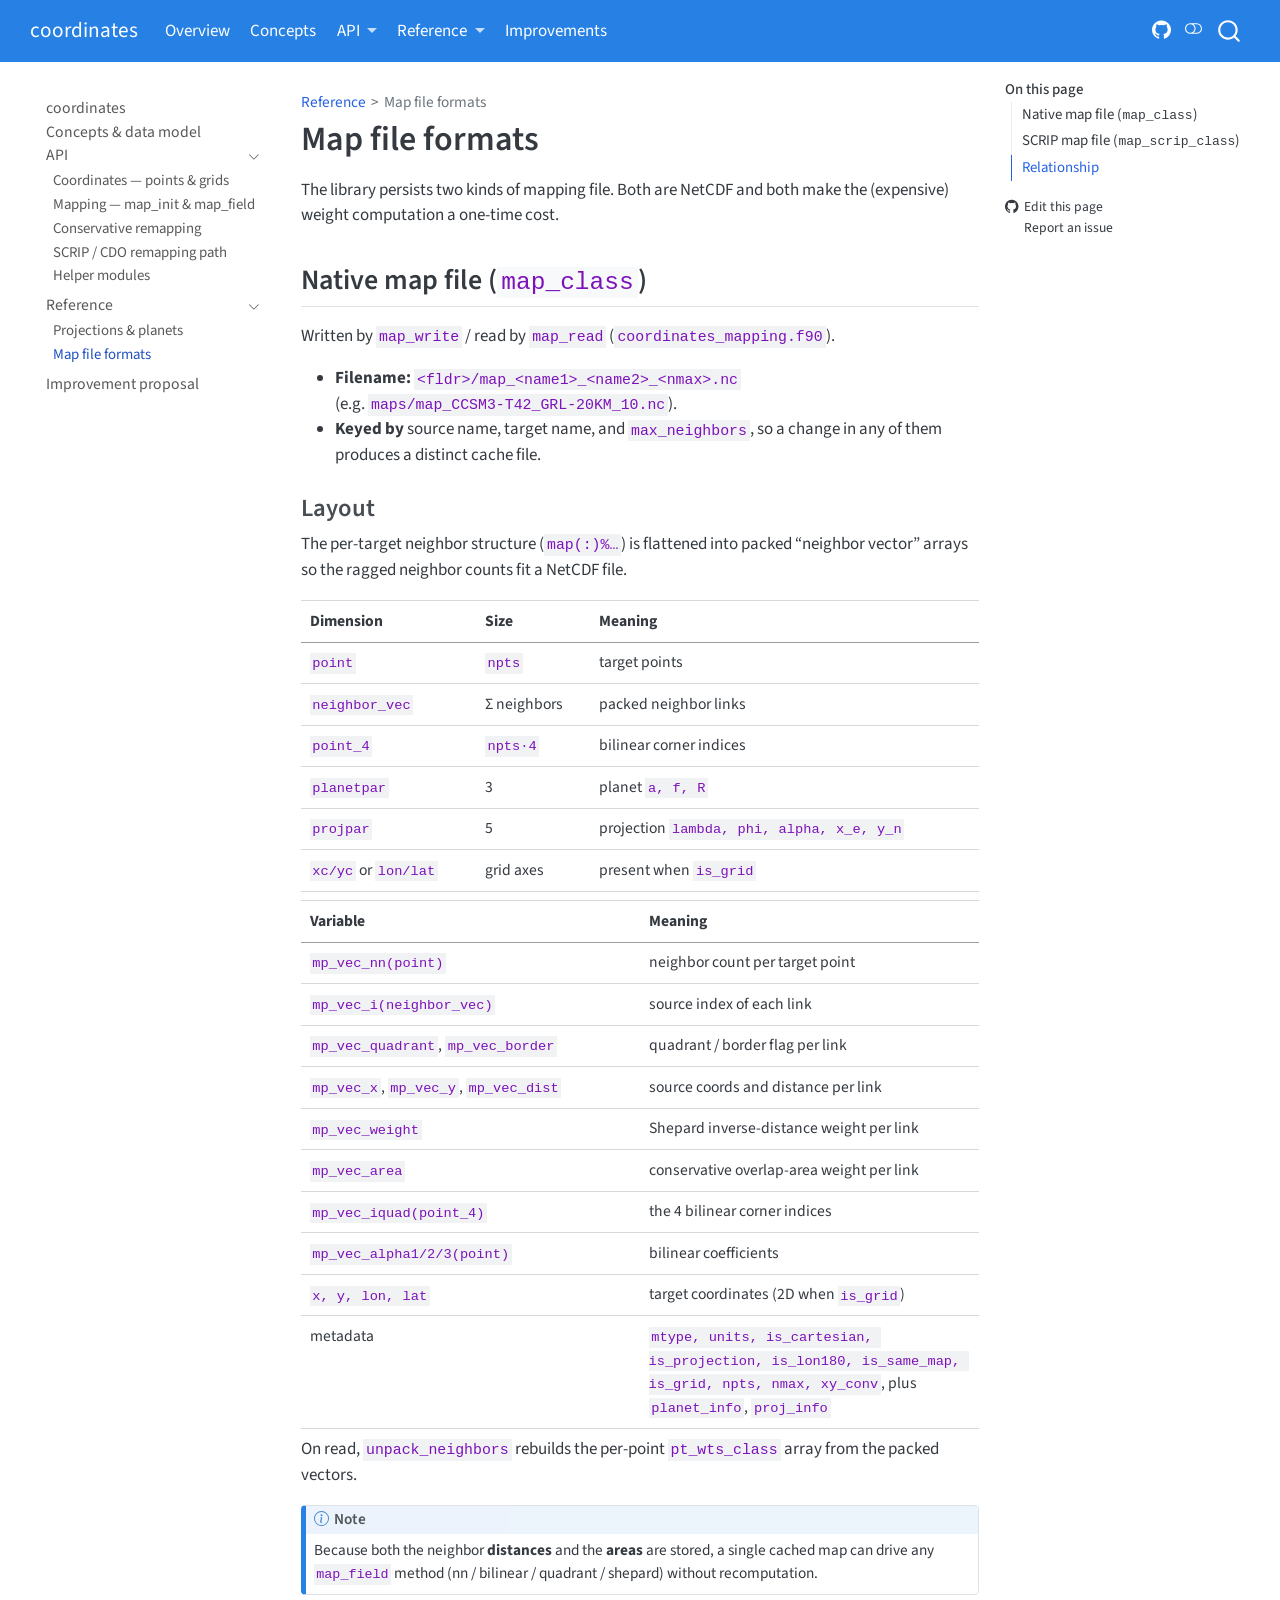
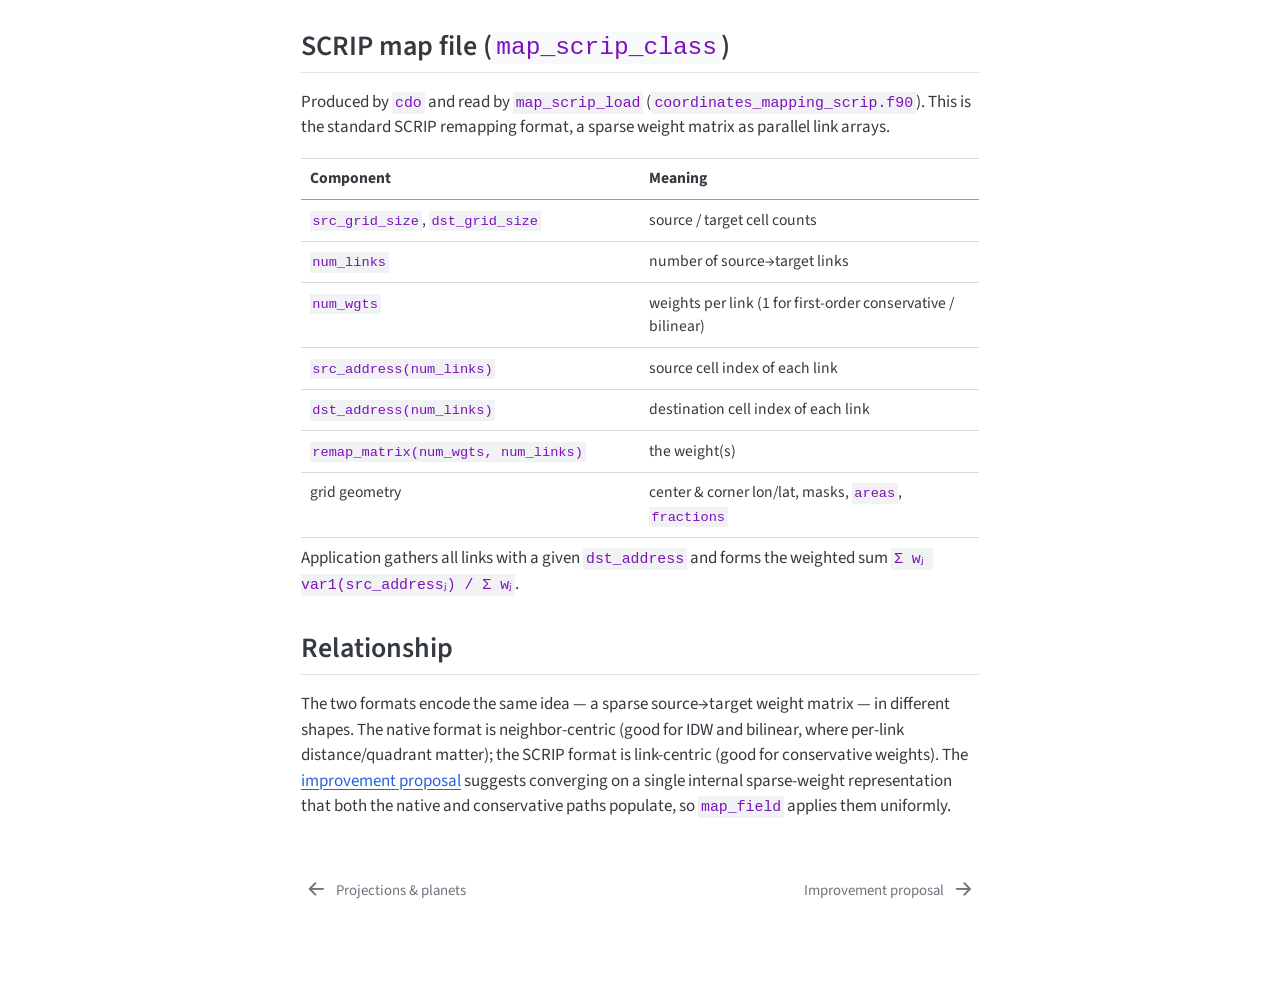
<file: reference/map-file-format.html>
<!DOCTYPE html>
<html xmlns="http://www.w3.org/1999/xhtml" lang="en" xml:lang="en"><head>

<meta charset="utf-8">
<meta name="generator" content="quarto-1.9.38">

<meta name="viewport" content="width=device-width, initial-scale=1.0, user-scalable=yes">


<title>Map file formats – coordinates</title>
<style>
/* Default styles provided by pandoc.
** See https://pandoc.org/MANUAL.html#variables-for-html for config info.
*/
code{white-space: pre-wrap;}
span.smallcaps{font-variant: small-caps;}
div.columns{display: flex; gap: min(4vw, 1.5em);}
div.column{flex: auto; overflow-x: auto;}
div.hanging-indent{margin-left: 1.5em; text-indent: -1.5em;}
ul.task-list{list-style: none;}
ul.task-list li input[type="checkbox"] {
  width: 0.8em;
  margin: 0 0.8em 0.2em -1em; /* quarto-specific, see https://github.com/quarto-dev/quarto-cli/issues/4556 */ 
  vertical-align: middle;
}
</style>


<script src="../site_libs/quarto-nav/quarto-nav.js"></script>
<script src="../site_libs/quarto-nav/headroom.min.js"></script>
<script src="../site_libs/clipboard/clipboard.min.js"></script>
<script src="../site_libs/quarto-search/autocomplete.umd.js"></script>
<script src="../site_libs/quarto-search/fuse.min.js"></script>
<script src="../site_libs/quarto-search/quarto-search.js"></script>
<meta name="quarto:offset" content="../">
<link href="../improvements.html" rel="next">
<link href="../reference/projections.html" rel="prev">
<script src="../site_libs/quarto-html/quarto.js" type="module"></script>
<script src="../site_libs/quarto-html/tabsets/tabsets.js" type="module"></script>
<script src="../site_libs/quarto-html/popper.min.js"></script>
<script src="../site_libs/quarto-html/tippy.umd.min.js"></script>
<script src="../site_libs/quarto-html/anchor.min.js"></script>
<link href="../site_libs/quarto-html/tippy.css" rel="stylesheet">
<link href="../site_libs/quarto-html/quarto-syntax-highlighting-15634bcf2e68342d4ad2dfa704d543f6.css" rel="stylesheet" class="quarto-color-scheme" id="quarto-text-highlighting-styles">
<link href="../site_libs/quarto-html/quarto-syntax-highlighting-dark-0a6b7249c26820e032cb0bd839ff02b1.css" rel="stylesheet" class="quarto-color-scheme quarto-color-alternate" id="quarto-text-highlighting-styles">
<link href="../site_libs/quarto-html/quarto-syntax-highlighting-15634bcf2e68342d4ad2dfa704d543f6.css" rel="stylesheet" class="quarto-color-scheme-extra" id="quarto-text-highlighting-styles">
<script src="../site_libs/bootstrap/bootstrap.min.js"></script>
<link href="../site_libs/bootstrap/bootstrap-icons.css" rel="stylesheet">
<link href="../site_libs/bootstrap/bootstrap-6c645bba97489949a6ce198fa08f5136.min.css" rel="stylesheet" append-hash="true" class="quarto-color-scheme" id="quarto-bootstrap" data-mode="light">
<link href="../site_libs/bootstrap/bootstrap-dark-ee16de7c3afa18fce055331efaaa6bb8.min.css" rel="stylesheet" append-hash="true" class="quarto-color-scheme quarto-color-alternate" id="quarto-bootstrap" data-mode="dark">
<link href="../site_libs/bootstrap/bootstrap-6c645bba97489949a6ce198fa08f5136.min.css" rel="stylesheet" append-hash="true" class="quarto-color-scheme-extra" id="quarto-bootstrap" data-mode="light">
<script id="quarto-search-options" type="application/json">{
  "location": "navbar",
  "copy-button": false,
  "collapse-after": 3,
  "panel-placement": "end",
  "type": "overlay",
  "limit": 50,
  "keyboard-shortcut": [
    "f",
    "/",
    "s"
  ],
  "show-item-context": false,
  "language": {
    "search-no-results-text": "No results",
    "search-matching-documents-text": "matching documents",
    "search-copy-link-title": "Copy link to search",
    "search-hide-matches-text": "Hide additional matches",
    "search-more-match-text": "more match in this document",
    "search-more-matches-text": "more matches in this document",
    "search-clear-button-title": "Clear",
    "search-text-placeholder": "",
    "search-detached-cancel-button-title": "Cancel",
    "search-submit-button-title": "Submit",
    "search-label": "Search"
  }
}</script>


<link rel="stylesheet" href="../styles.css">
</head>

<body class="nav-sidebar floating nav-fixed quarto-light"><script id="quarto-html-before-body" type="application/javascript">
    const toggleBodyColorMode = (bsSheetEl) => {
      const mode = bsSheetEl.getAttribute("data-mode");
      const bodyEl = window.document.querySelector("body");
      if (mode === "dark") {
        bodyEl.classList.add("quarto-dark");
        bodyEl.classList.remove("quarto-light");
      } else {
        bodyEl.classList.add("quarto-light");
        bodyEl.classList.remove("quarto-dark");
      }
    }
    const toggleBodyColorPrimary = () => {
      const bsSheetEl = window.document.querySelector("link#quarto-bootstrap:not([rel=disabled-stylesheet])");
      if (bsSheetEl) {
        toggleBodyColorMode(bsSheetEl);
      }
    }
    const setColorSchemeToggle = (alternate) => {
      const toggles = window.document.querySelectorAll('.quarto-color-scheme-toggle');
      for (let i=0; i < toggles.length; i++) {
        const toggle = toggles[i];
        if (toggle) {
          if (alternate) {
            toggle.classList.add("alternate");
          } else {
            toggle.classList.remove("alternate");
          }
        }
      }
    };
    const toggleColorMode = (alternate) => {
      // Switch the stylesheets
      const primaryStylesheets = window.document.querySelectorAll('link.quarto-color-scheme:not(.quarto-color-alternate)');
      const alternateStylesheets = window.document.querySelectorAll('link.quarto-color-scheme.quarto-color-alternate');
      manageTransitions('#quarto-margin-sidebar .nav-link', false);
      if (alternate) {
        // note: dark is layered on light, we don't disable primary!
        enableStylesheet(alternateStylesheets);
        for (const sheetNode of alternateStylesheets) {
          if (sheetNode.id === "quarto-bootstrap") {
            toggleBodyColorMode(sheetNode);
          }
        }
      } else {
        disableStylesheet(alternateStylesheets);
        enableStylesheet(primaryStylesheets)
        toggleBodyColorPrimary();
      }
      manageTransitions('#quarto-margin-sidebar .nav-link', true);
      // Switch the toggles
      setColorSchemeToggle(alternate)
      // Hack to workaround the fact that safari doesn't
      // properly recolor the scrollbar when toggling (#1455)
      if (navigator.userAgent.indexOf('Safari') > 0 && navigator.userAgent.indexOf('Chrome') == -1) {
        manageTransitions("body", false);
        window.scrollTo(0, 1);
        setTimeout(() => {
          window.scrollTo(0, 0);
          manageTransitions("body", true);
        }, 40);
      }
    }
    const disableStylesheet = (stylesheets) => {
      for (let i=0; i < stylesheets.length; i++) {
        const stylesheet = stylesheets[i];
        stylesheet.rel = 'disabled-stylesheet';
      }
    }
    const enableStylesheet = (stylesheets) => {
      for (let i=0; i < stylesheets.length; i++) {
        const stylesheet = stylesheets[i];
        if(stylesheet.rel !== 'stylesheet') { // for Chrome, which will still FOUC without this check
          stylesheet.rel = 'stylesheet';
        }
      }
    }
    const manageTransitions = (selector, allowTransitions) => {
      const els = window.document.querySelectorAll(selector);
      for (let i=0; i < els.length; i++) {
        const el = els[i];
        if (allowTransitions) {
          el.classList.remove('notransition');
        } else {
          el.classList.add('notransition');
        }
      }
    }
    const isFileUrl = () => {
      return window.location.protocol === 'file:';
    }
    const hasAlternateSentinel = () => {
      let styleSentinel = getColorSchemeSentinel();
      if (styleSentinel !== null) {
        return styleSentinel === "alternate";
      } else {
        return false;
      }
    }
    const setStyleSentinel = (alternate) => {
      const value = alternate ? "alternate" : "default";
      if (!isFileUrl()) {
        window.localStorage.setItem("quarto-color-scheme", value);
      } else {
        localAlternateSentinel = value;
      }
    }
    const getColorSchemeSentinel = () => {
      if (!isFileUrl()) {
        const storageValue = window.localStorage.getItem("quarto-color-scheme");
        return storageValue != null ? storageValue : localAlternateSentinel;
      } else {
        return localAlternateSentinel;
      }
    }
    const toggleGiscusIfUsed = (isAlternate, darkModeDefault) => {
      const baseTheme = document.querySelector('#giscus-base-theme')?.value ?? 'light';
      const alternateTheme = document.querySelector('#giscus-alt-theme')?.value ?? 'dark';
      let newTheme = '';
      if(authorPrefersDark) {
        newTheme = isAlternate ? baseTheme : alternateTheme;
      } else {
        newTheme = isAlternate ? alternateTheme : baseTheme;
      }
      const changeGiscusTheme = () => {
        // From: https://github.com/giscus/giscus/issues/336
        const sendMessage = (message) => {
          const iframe = document.querySelector('iframe.giscus-frame');
          if (!iframe) return;
          iframe.contentWindow.postMessage({ giscus: message }, 'https://giscus.app');
        }
        sendMessage({
          setConfig: {
            theme: newTheme
          }
        });
      }
      const isGiscussLoaded = window.document.querySelector('iframe.giscus-frame') !== null;
      if (isGiscussLoaded) {
        changeGiscusTheme();
      }
    };
    const authorPrefersDark = false;
    const darkModeDefault = authorPrefersDark;
      document.querySelector('link#quarto-text-highlighting-styles.quarto-color-scheme-extra').rel = 'disabled-stylesheet';
      document.querySelector('link#quarto-bootstrap.quarto-color-scheme-extra').rel = 'disabled-stylesheet';
    let localAlternateSentinel = darkModeDefault ? 'alternate' : 'default';
    // Dark / light mode switch
    window.quartoToggleColorScheme = () => {
      // Read the current dark / light value
      let toAlternate = !hasAlternateSentinel();
      toggleColorMode(toAlternate);
      setStyleSentinel(toAlternate);
      toggleGiscusIfUsed(toAlternate, darkModeDefault);
      window.dispatchEvent(new Event('resize'));
    };
    // Switch to dark mode if need be
    if (hasAlternateSentinel()) {
      toggleColorMode(true);
    } else {
      toggleColorMode(false);
    }
  </script>

<div id="quarto-search-results"></div>
  <header id="quarto-header" class="headroom fixed-top">
    <nav class="navbar navbar-expand-lg " data-bs-theme="dark">
      <div class="navbar-container container-fluid">
      <div class="navbar-brand-container mx-auto">
    <a class="navbar-brand" href="../index.html">
    <span class="navbar-title">coordinates</span>
    </a>
  </div>
            <div id="quarto-search" class="" title="Search"></div>
          <button class="navbar-toggler" type="button" data-bs-toggle="collapse" data-bs-target="#navbarCollapse" aria-controls="navbarCollapse" role="menu" aria-expanded="false" aria-label="Toggle navigation" onclick="if (window.quartoToggleHeadroom) { window.quartoToggleHeadroom(); }">
  <span class="navbar-toggler-icon"></span>
</button>
          <div class="collapse navbar-collapse" id="navbarCollapse">
            <ul class="navbar-nav navbar-nav-scroll me-auto">
  <li class="nav-item">
    <a class="nav-link active" href="../index.html" aria-current="page"> 
<span class="menu-text">Overview</span></a>
  </li>  
  <li class="nav-item">
    <a class="nav-link" href="../concepts.html"> 
<span class="menu-text">Concepts</span></a>
  </li>  
  <li class="nav-item dropdown ">
    <a class="nav-link dropdown-toggle" href="#" id="nav-menu-api" role="link" data-bs-toggle="dropdown" aria-expanded="false">
 <span class="menu-text">API</span>
    </a>
    <ul class="dropdown-menu" aria-labelledby="nav-menu-api">    
        <li>
    <a class="dropdown-item" href="../api/coordinates.html">
 <span class="dropdown-text">Coordinates (points &amp; grid)</span></a>
  </li>  
        <li>
    <a class="dropdown-item" href="../api/mapping.html">
 <span class="dropdown-text">Mapping (map_init / map_field)</span></a>
  </li>  
        <li>
    <a class="dropdown-item" href="../api/conservative.html">
 <span class="dropdown-text">Conservative remapping</span></a>
  </li>  
        <li>
    <a class="dropdown-item" href="../api/scrip-cdo.html">
 <span class="dropdown-text">SCRIP / CDO path</span></a>
  </li>  
        <li>
    <a class="dropdown-item" href="../api/helpers.html">
 <span class="dropdown-text">Helper modules</span></a>
  </li>  
    </ul>
  </li>
  <li class="nav-item dropdown ">
    <a class="nav-link dropdown-toggle" href="#" id="nav-menu-reference" role="link" data-bs-toggle="dropdown" aria-expanded="false">
 <span class="menu-text">Reference</span>
    </a>
    <ul class="dropdown-menu" aria-labelledby="nav-menu-reference">    
        <li>
    <a class="dropdown-item" href="../reference/projections.html">
 <span class="dropdown-text">Projections &amp; planets</span></a>
  </li>  
        <li>
    <a class="dropdown-item" href="../reference/map-file-format.html">
 <span class="dropdown-text">Map file formats</span></a>
  </li>  
    </ul>
  </li>
  <li class="nav-item">
    <a class="nav-link" href="../improvements.html"> 
<span class="menu-text">Improvements</span></a>
  </li>  
</ul>
            <ul class="navbar-nav navbar-nav-scroll ms-auto">
  <li class="nav-item compact">
    <a class="nav-link" href="https://github.com/fesmc/coordinates"> <i class="bi bi-github" role="img">
</i> 
<span class="menu-text"></span></a>
  </li>  
</ul>
          </div> <!-- /navcollapse -->
            <div class="quarto-navbar-tools">
  <a href="" class="quarto-color-scheme-toggle quarto-navigation-tool  px-1" onclick="window.quartoToggleColorScheme(); return false;" title="Toggle dark mode"><i class="bi"></i></a>
</div>
      </div> <!-- /container-fluid -->
    </nav>
  <nav class="quarto-secondary-nav">
    <div class="container-fluid d-flex">
      <button type="button" class="quarto-btn-toggle btn" data-bs-toggle="collapse" role="button" data-bs-target=".quarto-sidebar-collapse-item" aria-controls="quarto-sidebar" aria-expanded="false" aria-label="Toggle sidebar navigation" onclick="if (window.quartoToggleHeadroom) { window.quartoToggleHeadroom(); }">
        <i class="bi bi-layout-text-sidebar-reverse"></i>
      </button>
        <nav class="quarto-page-breadcrumbs" aria-label="breadcrumb"><ol class="breadcrumb"><li class="breadcrumb-item"><a href="../reference/projections.html">Reference</a></li><li class="breadcrumb-item"><a href="../reference/map-file-format.html">Map file formats</a></li></ol></nav>
        <a class="flex-grow-1" role="navigation" data-bs-toggle="collapse" data-bs-target=".quarto-sidebar-collapse-item" aria-controls="quarto-sidebar" aria-expanded="false" aria-label="Toggle sidebar navigation" onclick="if (window.quartoToggleHeadroom) { window.quartoToggleHeadroom(); }">      
        </a>
    </div>
  </nav>
</header>
<!-- content -->
<div id="quarto-content" class="quarto-container page-columns page-rows-contents page-layout-article page-navbar">
<!-- sidebar -->
  <nav id="quarto-sidebar" class="sidebar collapse collapse-horizontal quarto-sidebar-collapse-item sidebar-navigation floating overflow-auto">
    <div class="sidebar-menu-container"> 
    <ul class="list-unstyled mt-1">
        <li class="sidebar-item">
  <div class="sidebar-item-container"> 
  <a href="../index.html" class="sidebar-item-text sidebar-link">
 <span class="menu-text">coordinates</span></a>
  </div>
</li>
        <li class="sidebar-item">
  <div class="sidebar-item-container"> 
  <a href="../concepts.html" class="sidebar-item-text sidebar-link">
 <span class="menu-text">Concepts &amp; data model</span></a>
  </div>
</li>
        <li class="sidebar-item sidebar-item-section">
      <div class="sidebar-item-container"> 
            <a class="sidebar-item-text sidebar-link text-start" data-bs-toggle="collapse" data-bs-target="#quarto-sidebar-section-1" role="navigation" aria-expanded="true">
 <span class="menu-text">API</span></a>
          <a class="sidebar-item-toggle text-start" data-bs-toggle="collapse" data-bs-target="#quarto-sidebar-section-1" role="navigation" aria-expanded="true" aria-label="Toggle section">
            <i class="bi bi-chevron-right ms-2"></i>
          </a> 
      </div>
      <ul id="quarto-sidebar-section-1" class="collapse list-unstyled sidebar-section depth1 show">  
          <li class="sidebar-item">
  <div class="sidebar-item-container"> 
  <a href="../api/coordinates.html" class="sidebar-item-text sidebar-link">
 <span class="menu-text">Coordinates — points &amp; grids</span></a>
  </div>
</li>
          <li class="sidebar-item">
  <div class="sidebar-item-container"> 
  <a href="../api/mapping.html" class="sidebar-item-text sidebar-link">
 <span class="menu-text">Mapping — map_init &amp; map_field</span></a>
  </div>
</li>
          <li class="sidebar-item">
  <div class="sidebar-item-container"> 
  <a href="../api/conservative.html" class="sidebar-item-text sidebar-link">
 <span class="menu-text">Conservative remapping</span></a>
  </div>
</li>
          <li class="sidebar-item">
  <div class="sidebar-item-container"> 
  <a href="../api/scrip-cdo.html" class="sidebar-item-text sidebar-link">
 <span class="menu-text">SCRIP / CDO remapping path</span></a>
  </div>
</li>
          <li class="sidebar-item">
  <div class="sidebar-item-container"> 
  <a href="../api/helpers.html" class="sidebar-item-text sidebar-link">
 <span class="menu-text">Helper modules</span></a>
  </div>
</li>
      </ul>
  </li>
        <li class="sidebar-item sidebar-item-section">
      <div class="sidebar-item-container"> 
            <a class="sidebar-item-text sidebar-link text-start" data-bs-toggle="collapse" data-bs-target="#quarto-sidebar-section-2" role="navigation" aria-expanded="true">
 <span class="menu-text">Reference</span></a>
          <a class="sidebar-item-toggle text-start" data-bs-toggle="collapse" data-bs-target="#quarto-sidebar-section-2" role="navigation" aria-expanded="true" aria-label="Toggle section">
            <i class="bi bi-chevron-right ms-2"></i>
          </a> 
      </div>
      <ul id="quarto-sidebar-section-2" class="collapse list-unstyled sidebar-section depth1 show">  
          <li class="sidebar-item">
  <div class="sidebar-item-container"> 
  <a href="../reference/projections.html" class="sidebar-item-text sidebar-link">
 <span class="menu-text">Projections &amp; planets</span></a>
  </div>
</li>
          <li class="sidebar-item">
  <div class="sidebar-item-container"> 
  <a href="../reference/map-file-format.html" class="sidebar-item-text sidebar-link active">
 <span class="menu-text">Map file formats</span></a>
  </div>
</li>
      </ul>
  </li>
        <li class="sidebar-item">
  <div class="sidebar-item-container"> 
  <a href="../improvements.html" class="sidebar-item-text sidebar-link">
 <span class="menu-text">Improvement proposal</span></a>
  </div>
</li>
    </ul>
    </div>
</nav>
<div id="quarto-sidebar-glass" class="quarto-sidebar-collapse-item" data-bs-toggle="collapse" data-bs-target=".quarto-sidebar-collapse-item"></div>
<!-- margin-sidebar -->
    <div id="quarto-margin-sidebar" class="sidebar margin-sidebar">
        <nav id="TOC" role="doc-toc" class="toc-active">
    <h2 id="toc-title">On this page</h2>
   
  <ul>
  <li><a href="#native-map-file-map_class" id="toc-native-map-file-map_class" class="nav-link active" data-scroll-target="#native-map-file-map_class">Native map file (<code>map_class</code>)</a>
  <ul class="collapse">
  <li><a href="#layout" id="toc-layout" class="nav-link" data-scroll-target="#layout">Layout</a></li>
  </ul></li>
  <li><a href="#scrip-map-file-map_scrip_class" id="toc-scrip-map-file-map_scrip_class" class="nav-link" data-scroll-target="#scrip-map-file-map_scrip_class">SCRIP map file (<code>map_scrip_class</code>)</a></li>
  <li><a href="#relationship" id="toc-relationship" class="nav-link" data-scroll-target="#relationship">Relationship</a></li>
  </ul>
<div class="toc-actions"><ul><li><a href="https://github.com/fesmc/coordinates/edit/main/reference/map-file-format.qmd" class="toc-action"><i class="bi bi-github"></i>Edit this page</a></li><li><a href="https://github.com/fesmc/coordinates/issues/new" class="toc-action"><i class="bi empty"></i>Report an issue</a></li></ul></div></nav>
    </div>
<!-- main -->
<main class="content" id="quarto-document-content">


<header id="title-block-header" class="quarto-title-block default"><nav class="quarto-page-breadcrumbs quarto-title-breadcrumbs d-none d-lg-block" aria-label="breadcrumb"><ol class="breadcrumb"><li class="breadcrumb-item"><a href="../reference/projections.html">Reference</a></li><li class="breadcrumb-item"><a href="../reference/map-file-format.html">Map file formats</a></li></ol></nav>
<div class="quarto-title">
<h1 class="title">Map file formats</h1>
</div>



<div class="quarto-title-meta">

    
  
    
  </div>
  


</header>


<p>The library persists two kinds of mapping file. Both are NetCDF and both make the (expensive) weight computation a one-time cost.</p>
<section id="native-map-file-map_class" class="level2">
<h2 class="anchored" data-anchor-id="native-map-file-map_class">Native map file (<code>map_class</code>)</h2>
<p>Written by <code>map_write</code> / read by <code>map_read</code> (<code>coordinates_mapping.f90</code>).</p>
<ul>
<li><strong>Filename:</strong> <code>&lt;fldr&gt;/map_&lt;name1&gt;_&lt;name2&gt;_&lt;nmax&gt;.nc</code> (e.g.&nbsp;<code>maps/map_CCSM3-T42_GRL-20KM_10.nc</code>).</li>
<li><strong>Keyed by</strong> source name, target name, and <code>max_neighbors</code>, so a change in any of them produces a distinct cache file.</li>
</ul>
<section id="layout" class="level3">
<h3 class="anchored" data-anchor-id="layout">Layout</h3>
<p>The per-target neighbor structure (<code>map(:)%…</code>) is flattened into packed “neighbor vector” arrays so the ragged neighbor counts fit a NetCDF file.</p>
<table class="caption-top table">
<thead>
<tr class="header">
<th>Dimension</th>
<th>Size</th>
<th>Meaning</th>
</tr>
</thead>
<tbody>
<tr class="odd">
<td><code>point</code></td>
<td><code>npts</code></td>
<td>target points</td>
</tr>
<tr class="even">
<td><code>neighbor_vec</code></td>
<td>Σ neighbors</td>
<td>packed neighbor links</td>
</tr>
<tr class="odd">
<td><code>point_4</code></td>
<td><code>npts·4</code></td>
<td>bilinear corner indices</td>
</tr>
<tr class="even">
<td><code>planetpar</code></td>
<td>3</td>
<td>planet <code>a, f, R</code></td>
</tr>
<tr class="odd">
<td><code>projpar</code></td>
<td>5</td>
<td>projection <code>lambda, phi, alpha, x_e, y_n</code></td>
</tr>
<tr class="even">
<td><code>xc/yc</code> or <code>lon/lat</code></td>
<td>grid axes</td>
<td>present when <code>is_grid</code></td>
</tr>
</tbody>
</table>
<table class="caption-top table">
<colgroup>
<col style="width: 50%">
<col style="width: 50%">
</colgroup>
<thead>
<tr class="header">
<th>Variable</th>
<th>Meaning</th>
</tr>
</thead>
<tbody>
<tr class="odd">
<td><code>mp_vec_nn(point)</code></td>
<td>neighbor count per target point</td>
</tr>
<tr class="even">
<td><code>mp_vec_i(neighbor_vec)</code></td>
<td>source index of each link</td>
</tr>
<tr class="odd">
<td><code>mp_vec_quadrant</code>, <code>mp_vec_border</code></td>
<td>quadrant / border flag per link</td>
</tr>
<tr class="even">
<td><code>mp_vec_x</code>, <code>mp_vec_y</code>, <code>mp_vec_dist</code></td>
<td>source coords and distance per link</td>
</tr>
<tr class="odd">
<td><code>mp_vec_weight</code></td>
<td>Shepard inverse-distance weight per link</td>
</tr>
<tr class="even">
<td><code>mp_vec_area</code></td>
<td>conservative overlap-area weight per link</td>
</tr>
<tr class="odd">
<td><code>mp_vec_iquad(point_4)</code></td>
<td>the 4 bilinear corner indices</td>
</tr>
<tr class="even">
<td><code>mp_vec_alpha1/2/3(point)</code></td>
<td>bilinear coefficients</td>
</tr>
<tr class="odd">
<td><code>x, y, lon, lat</code></td>
<td>target coordinates (2D when <code>is_grid</code>)</td>
</tr>
<tr class="even">
<td>metadata</td>
<td><code>mtype, units, is_cartesian, is_projection, is_lon180, is_same_map, is_grid, npts, nmax, xy_conv</code>, plus <code>planet_info</code>, <code>proj_info</code></td>
</tr>
</tbody>
</table>
<p>On read, <code>unpack_neighbors</code> rebuilds the per-point <code>pt_wts_class</code> array from the packed vectors.</p>
<div class="callout callout-style-default callout-note callout-titled">
<div class="callout-header d-flex align-content-center">
<div class="callout-icon-container">
<i class="callout-icon"></i>
</div>
<div class="callout-title-container flex-fill">
Note
</div>
</div>
<div class="callout-body-container callout-body">
<p>Because both the neighbor <strong>distances</strong> and the <strong>areas</strong> are stored, a single cached map can drive any <code>map_field</code> method (nn / bilinear / quadrant / shepard) without recomputation.</p>
</div>
</div>
</section>
</section>
<section id="scrip-map-file-map_scrip_class" class="level2">
<h2 class="anchored" data-anchor-id="scrip-map-file-map_scrip_class">SCRIP map file (<code>map_scrip_class</code>)</h2>
<p>Produced by <code>cdo</code> and read by <code>map_scrip_load</code> (<code>coordinates_mapping_scrip.f90</code>). This is the standard SCRIP remapping format, a sparse weight matrix as parallel link arrays.</p>
<table class="caption-top table">
<colgroup>
<col style="width: 50%">
<col style="width: 50%">
</colgroup>
<thead>
<tr class="header">
<th>Component</th>
<th>Meaning</th>
</tr>
</thead>
<tbody>
<tr class="odd">
<td><code>src_grid_size</code>, <code>dst_grid_size</code></td>
<td>source / target cell counts</td>
</tr>
<tr class="even">
<td><code>num_links</code></td>
<td>number of source→target links</td>
</tr>
<tr class="odd">
<td><code>num_wgts</code></td>
<td>weights per link (1 for first-order conservative / bilinear)</td>
</tr>
<tr class="even">
<td><code>src_address(num_links)</code></td>
<td>source cell index of each link</td>
</tr>
<tr class="odd">
<td><code>dst_address(num_links)</code></td>
<td>destination cell index of each link</td>
</tr>
<tr class="even">
<td><code>remap_matrix(num_wgts, num_links)</code></td>
<td>the weight(s)</td>
</tr>
<tr class="odd">
<td>grid geometry</td>
<td>center &amp; corner lon/lat, masks, <code>areas</code>, <code>fractions</code></td>
</tr>
</tbody>
</table>
<p>Application gathers all links with a given <code>dst_address</code> and forms the weighted sum <code>Σ wⱼ var1(src_addressⱼ) / Σ wⱼ</code>.</p>
</section>
<section id="relationship" class="level2">
<h2 class="anchored" data-anchor-id="relationship">Relationship</h2>
<p>The two formats encode the same idea — a sparse source→target weight matrix — in different shapes. The native format is neighbor-centric (good for IDW and bilinear, where per-link distance/quadrant matter); the SCRIP format is link-centric (good for conservative weights). The <a href="../improvements.html">improvement proposal</a> suggests converging on a single internal sparse-weight representation that both the native and conservative paths populate, so <code>map_field</code> applies them uniformly.</p>


</section>

</main> <!-- /main -->
<script id="quarto-html-after-body" type="application/javascript">
  window.document.addEventListener("DOMContentLoaded", function (event) {
    // Ensure there is a toggle, if there isn't float one in the top right
    if (window.document.querySelector('.quarto-color-scheme-toggle') === null) {
      const a = window.document.createElement('a');
      a.classList.add('top-right');
      a.classList.add('quarto-color-scheme-toggle');
      a.href = "";
      a.onclick = function() { try { window.quartoToggleColorScheme(); } catch {} return false; };
      const i = window.document.createElement("i");
      i.classList.add('bi');
      a.appendChild(i);
      window.document.body.appendChild(a);
    }
    setColorSchemeToggle(hasAlternateSentinel())
    const icon = "";
    const anchorJS = new window.AnchorJS();
    anchorJS.options = {
      placement: 'right',
      icon: icon
    };
    anchorJS.add('.anchored');
    const isCodeAnnotation = (el) => {
      for (const clz of el.classList) {
        if (clz.startsWith('code-annotation-')) {                     
          return true;
        }
      }
      return false;
    }
    const onCopySuccess = function(e) {
      // button target
      const button = e.trigger;
      // don't keep focus
      button.blur();
      // flash "checked"
      button.classList.add('code-copy-button-checked');
      var currentTitle = button.getAttribute("title");
      button.setAttribute("title", "Copied!");
      let tooltip;
      if (window.bootstrap) {
        button.setAttribute("data-bs-toggle", "tooltip");
        button.setAttribute("data-bs-placement", "left");
        button.setAttribute("data-bs-title", "Copied!");
        tooltip = new bootstrap.Tooltip(button, 
          { trigger: "manual", 
            customClass: "code-copy-button-tooltip",
            offset: [0, -8]});
        tooltip.show();    
      }
      setTimeout(function() {
        if (tooltip) {
          tooltip.hide();
          button.removeAttribute("data-bs-title");
          button.removeAttribute("data-bs-toggle");
          button.removeAttribute("data-bs-placement");
        }
        button.setAttribute("title", currentTitle);
        button.classList.remove('code-copy-button-checked');
      }, 1000);
      // clear code selection
      e.clearSelection();
    }
    const getTextToCopy = function(trigger) {
      const outerScaffold = trigger.parentElement.cloneNode(true);
      const codeEl = outerScaffold.querySelector('code');
      for (const childEl of codeEl.children) {
        if (isCodeAnnotation(childEl)) {
          childEl.remove();
        }
      }
      return codeEl.innerText;
    }
    const clipboard = new window.ClipboardJS('.code-copy-button:not([data-in-quarto-modal])', {
      text: getTextToCopy
    });
    clipboard.on('success', onCopySuccess);
    if (window.document.getElementById('quarto-embedded-source-code-modal')) {
      const clipboardModal = new window.ClipboardJS('.code-copy-button[data-in-quarto-modal]', {
        text: getTextToCopy,
        container: window.document.getElementById('quarto-embedded-source-code-modal')
      });
      clipboardModal.on('success', onCopySuccess);
    }
      var localhostRegex = new RegExp(/^(?:http|https):\/\/localhost\:?[0-9]*\//);
      var mailtoRegex = new RegExp(/^mailto:/);
        var filterRegex = new RegExp("https:\/\/fesmc\.github\.io\/coordinates");
      var isInternal = (href) => {
          return filterRegex.test(href) || localhostRegex.test(href) || mailtoRegex.test(href);
      }
      // Inspect non-navigation links and adorn them if external
     var links = window.document.querySelectorAll('a[href]:not(.nav-link):not(.navbar-brand):not(.toc-action):not(.sidebar-link):not(.sidebar-item-toggle):not(.pagination-link):not(.no-external):not([aria-hidden]):not(.dropdown-item):not(.quarto-navigation-tool):not(.about-link)');
      for (var i=0; i<links.length; i++) {
        const link = links[i];
        if (!isInternal(link.href)) {
          // undo the damage that might have been done by quarto-nav.js in the case of
          // links that we want to consider external
          if (link.dataset.originalHref !== undefined) {
            link.href = link.dataset.originalHref;
          }
        }
      }
    function tippyHover(el, contentFn, onTriggerFn, onUntriggerFn) {
      const config = {
        allowHTML: true,
        maxWidth: 500,
        delay: 100,
        arrow: false,
        appendTo: function(el) {
            return el.parentElement;
        },
        interactive: true,
        interactiveBorder: 10,
        theme: 'quarto',
        placement: 'bottom-start',
      };
      if (contentFn) {
        config.content = contentFn;
      }
      if (onTriggerFn) {
        config.onTrigger = onTriggerFn;
      }
      if (onUntriggerFn) {
        config.onUntrigger = onUntriggerFn;
      }
      window.tippy(el, config); 
    }
    const noterefs = window.document.querySelectorAll('a[role="doc-noteref"]');
    for (var i=0; i<noterefs.length; i++) {
      const ref = noterefs[i];
      tippyHover(ref, function() {
        // use id or data attribute instead here
        let href = ref.getAttribute('data-footnote-href') || ref.getAttribute('href');
        try { href = new URL(href).hash; } catch {}
        const id = href.replace(/^#\/?/, "");
        const note = window.document.getElementById(id);
        if (note) {
          return note.innerHTML;
        } else {
          return "";
        }
      });
    }
    const xrefs = window.document.querySelectorAll('a.quarto-xref');
    const processXRef = (id, note) => {
      // Strip column container classes
      const stripColumnClz = (el) => {
        el.classList.remove("page-full", "page-columns");
        if (el.children) {
          for (const child of el.children) {
            stripColumnClz(child);
          }
        }
      }
      stripColumnClz(note)
      if (id === null || id.startsWith('sec-')) {
        // Special case sections, only their first couple elements
        const container = document.createElement("div");
        if (note.children && note.children.length > 2) {
          container.appendChild(note.children[0].cloneNode(true));
          for (let i = 1; i < note.children.length; i++) {
            const child = note.children[i];
            if (child.tagName === "P" && child.innerText === "") {
              continue;
            } else {
              container.appendChild(child.cloneNode(true));
              break;
            }
          }
          if (window.Quarto?.typesetMath) {
            window.Quarto.typesetMath(container);
          }
          return container.innerHTML
        } else {
          if (window.Quarto?.typesetMath) {
            window.Quarto.typesetMath(note);
          }
          return note.innerHTML;
        }
      } else {
        // Remove any anchor links if they are present
        const anchorLink = note.querySelector('a.anchorjs-link');
        if (anchorLink) {
          anchorLink.remove();
        }
        if (window.Quarto?.typesetMath) {
          window.Quarto.typesetMath(note);
        }
        if (note.classList.contains("callout")) {
          return note.outerHTML;
        } else {
          return note.innerHTML;
        }
      }
    }
    for (var i=0; i<xrefs.length; i++) {
      const xref = xrefs[i];
      tippyHover(xref, undefined, function(instance) {
        instance.disable();
        let url = xref.getAttribute('href');
        let hash = undefined; 
        if (url.startsWith('#')) {
          hash = url;
        } else {
          try { hash = new URL(url).hash; } catch {}
        }
        if (hash) {
          const id = hash.replace(/^#\/?/, "");
          const note = window.document.getElementById(id);
          if (note !== null) {
            try {
              const html = processXRef(id, note.cloneNode(true));
              instance.setContent(html);
            } finally {
              instance.enable();
              instance.show();
            }
          } else {
            // See if we can fetch this
            fetch(url.split('#')[0])
            .then(res => res.text())
            .then(html => {
              const parser = new DOMParser();
              const htmlDoc = parser.parseFromString(html, "text/html");
              const note = htmlDoc.getElementById(id);
              if (note !== null) {
                const html = processXRef(id, note);
                instance.setContent(html);
              } 
            }).finally(() => {
              instance.enable();
              instance.show();
            });
          }
        } else {
          // See if we can fetch a full url (with no hash to target)
          // This is a special case and we should probably do some content thinning / targeting
          fetch(url)
          .then(res => res.text())
          .then(html => {
            const parser = new DOMParser();
            const htmlDoc = parser.parseFromString(html, "text/html");
            const note = htmlDoc.querySelector('main.content');
            if (note !== null) {
              // This should only happen for chapter cross references
              // (since there is no id in the URL)
              // remove the first header
              if (note.children.length > 0 && note.children[0].tagName === "HEADER") {
                note.children[0].remove();
              }
              const html = processXRef(null, note);
              instance.setContent(html);
            } 
          }).finally(() => {
            instance.enable();
            instance.show();
          });
        }
      }, function(instance) {
      });
    }
        let selectedAnnoteEl;
        const selectorForAnnotation = ( cell, annotation) => {
          let cellAttr = 'data-code-cell="' + cell + '"';
          let lineAttr = 'data-code-annotation="' +  annotation + '"';
          const selector = 'span[' + cellAttr + '][' + lineAttr + ']';
          return selector;
        }
        const selectCodeLines = (annoteEl) => {
          const doc = window.document;
          const targetCell = annoteEl.getAttribute("data-target-cell");
          const targetAnnotation = annoteEl.getAttribute("data-target-annotation");
          const annoteSpan = window.document.querySelector(selectorForAnnotation(targetCell, targetAnnotation));
          const lines = annoteSpan.getAttribute("data-code-lines").split(",");
          const lineIds = lines.map((line) => {
            return targetCell + "-" + line;
          })
          let top = null;
          let height = null;
          let parent = null;
          if (lineIds.length > 0) {
              //compute the position of the single el (top and bottom and make a div)
              const el = window.document.getElementById(lineIds[0]);
              top = el.offsetTop;
              height = el.offsetHeight;
              parent = el.parentElement.parentElement;
            if (lineIds.length > 1) {
              const lastEl = window.document.getElementById(lineIds[lineIds.length - 1]);
              const bottom = lastEl.offsetTop + lastEl.offsetHeight;
              height = bottom - top;
            }
            if (top !== null && height !== null && parent !== null) {
              // cook up a div (if necessary) and position it 
              let div = window.document.getElementById("code-annotation-line-highlight");
              if (div === null) {
                div = window.document.createElement("div");
                div.setAttribute("id", "code-annotation-line-highlight");
                div.style.position = 'absolute';
                parent.appendChild(div);
              }
              div.style.top = top - 2 + "px";
              div.style.height = height + 4 + "px";
              div.style.left = 0;
              let gutterDiv = window.document.getElementById("code-annotation-line-highlight-gutter");
              if (gutterDiv === null) {
                gutterDiv = window.document.createElement("div");
                gutterDiv.setAttribute("id", "code-annotation-line-highlight-gutter");
                gutterDiv.style.position = 'absolute';
                const codeCell = window.document.getElementById(targetCell);
                const gutter = codeCell.querySelector('.code-annotation-gutter');
                gutter.appendChild(gutterDiv);
              }
              gutterDiv.style.top = top - 2 + "px";
              gutterDiv.style.height = height + 4 + "px";
            }
            selectedAnnoteEl = annoteEl;
          }
        };
        const unselectCodeLines = () => {
          const elementsIds = ["code-annotation-line-highlight", "code-annotation-line-highlight-gutter"];
          elementsIds.forEach((elId) => {
            const div = window.document.getElementById(elId);
            if (div) {
              div.remove();
            }
          });
          selectedAnnoteEl = undefined;
        };
          // Handle positioning of the toggle
      window.addEventListener(
        "resize",
        throttle(() => {
          elRect = undefined;
          if (selectedAnnoteEl) {
            selectCodeLines(selectedAnnoteEl);
          }
        }, 10)
      );
      function throttle(fn, ms) {
      let throttle = false;
      let timer;
        return (...args) => {
          if(!throttle) { // first call gets through
              fn.apply(this, args);
              throttle = true;
          } else { // all the others get throttled
              if(timer) clearTimeout(timer); // cancel #2
              timer = setTimeout(() => {
                fn.apply(this, args);
                timer = throttle = false;
              }, ms);
          }
        };
      }
        // Attach click handler to the DT
        const annoteDls = window.document.querySelectorAll('dt[data-target-cell]');
        for (const annoteDlNode of annoteDls) {
          annoteDlNode.addEventListener('click', (event) => {
            const clickedEl = event.target;
            if (clickedEl !== selectedAnnoteEl) {
              unselectCodeLines();
              const activeEl = window.document.querySelector('dt[data-target-cell].code-annotation-active');
              if (activeEl) {
                activeEl.classList.remove('code-annotation-active');
              }
              selectCodeLines(clickedEl);
              clickedEl.classList.add('code-annotation-active');
            } else {
              // Unselect the line
              unselectCodeLines();
              clickedEl.classList.remove('code-annotation-active');
            }
          });
        }
    const findCites = (el) => {
      const parentEl = el.parentElement;
      if (parentEl) {
        const cites = parentEl.dataset.cites;
        if (cites) {
          return {
            el,
            cites: cites.split(' ')
          };
        } else {
          return findCites(el.parentElement)
        }
      } else {
        return undefined;
      }
    };
    var bibliorefs = window.document.querySelectorAll('a[role="doc-biblioref"]');
    for (var i=0; i<bibliorefs.length; i++) {
      const ref = bibliorefs[i];
      const citeInfo = findCites(ref);
      if (citeInfo) {
        tippyHover(citeInfo.el, function() {
          var popup = window.document.createElement('div');
          citeInfo.cites.forEach(function(cite) {
            var citeDiv = window.document.createElement('div');
            citeDiv.classList.add('hanging-indent');
            citeDiv.classList.add('csl-entry');
            var biblioDiv = window.document.getElementById('ref-' + cite);
            if (biblioDiv) {
              citeDiv.innerHTML = biblioDiv.innerHTML;
            }
            popup.appendChild(citeDiv);
          });
          return popup.innerHTML;
        });
      }
    }
  });
  </script>
<nav class="page-navigation">
  <div class="nav-page nav-page-previous">
      <a href="../reference/projections.html" class="pagination-link" aria-label="Projections &amp; planets">
        <i class="bi bi-arrow-left-short"></i> <span class="nav-page-text">Projections &amp; planets</span>
      </a>          
  </div>
  <div class="nav-page nav-page-next">
      <a href="../improvements.html" class="pagination-link" aria-label="Improvement proposal">
        <span class="nav-page-text">Improvement proposal</span> <i class="bi bi-arrow-right-short"></i>
      </a>
  </div>
</nav>
</div> <!-- /content -->




<footer class="footer"><div class="nav-footer"><div class="nav-footer-center"><div class="toc-actions d-sm-block d-md-none"><ul><li><a href="https://github.com/fesmc/coordinates/edit/main/reference/map-file-format.qmd" class="toc-action"><i class="bi bi-github"></i>Edit this page</a></li><li><a href="https://github.com/fesmc/coordinates/issues/new" class="toc-action"><i class="bi empty"></i>Report an issue</a></li></ul></div></div></div></footer></body></html>
</file>
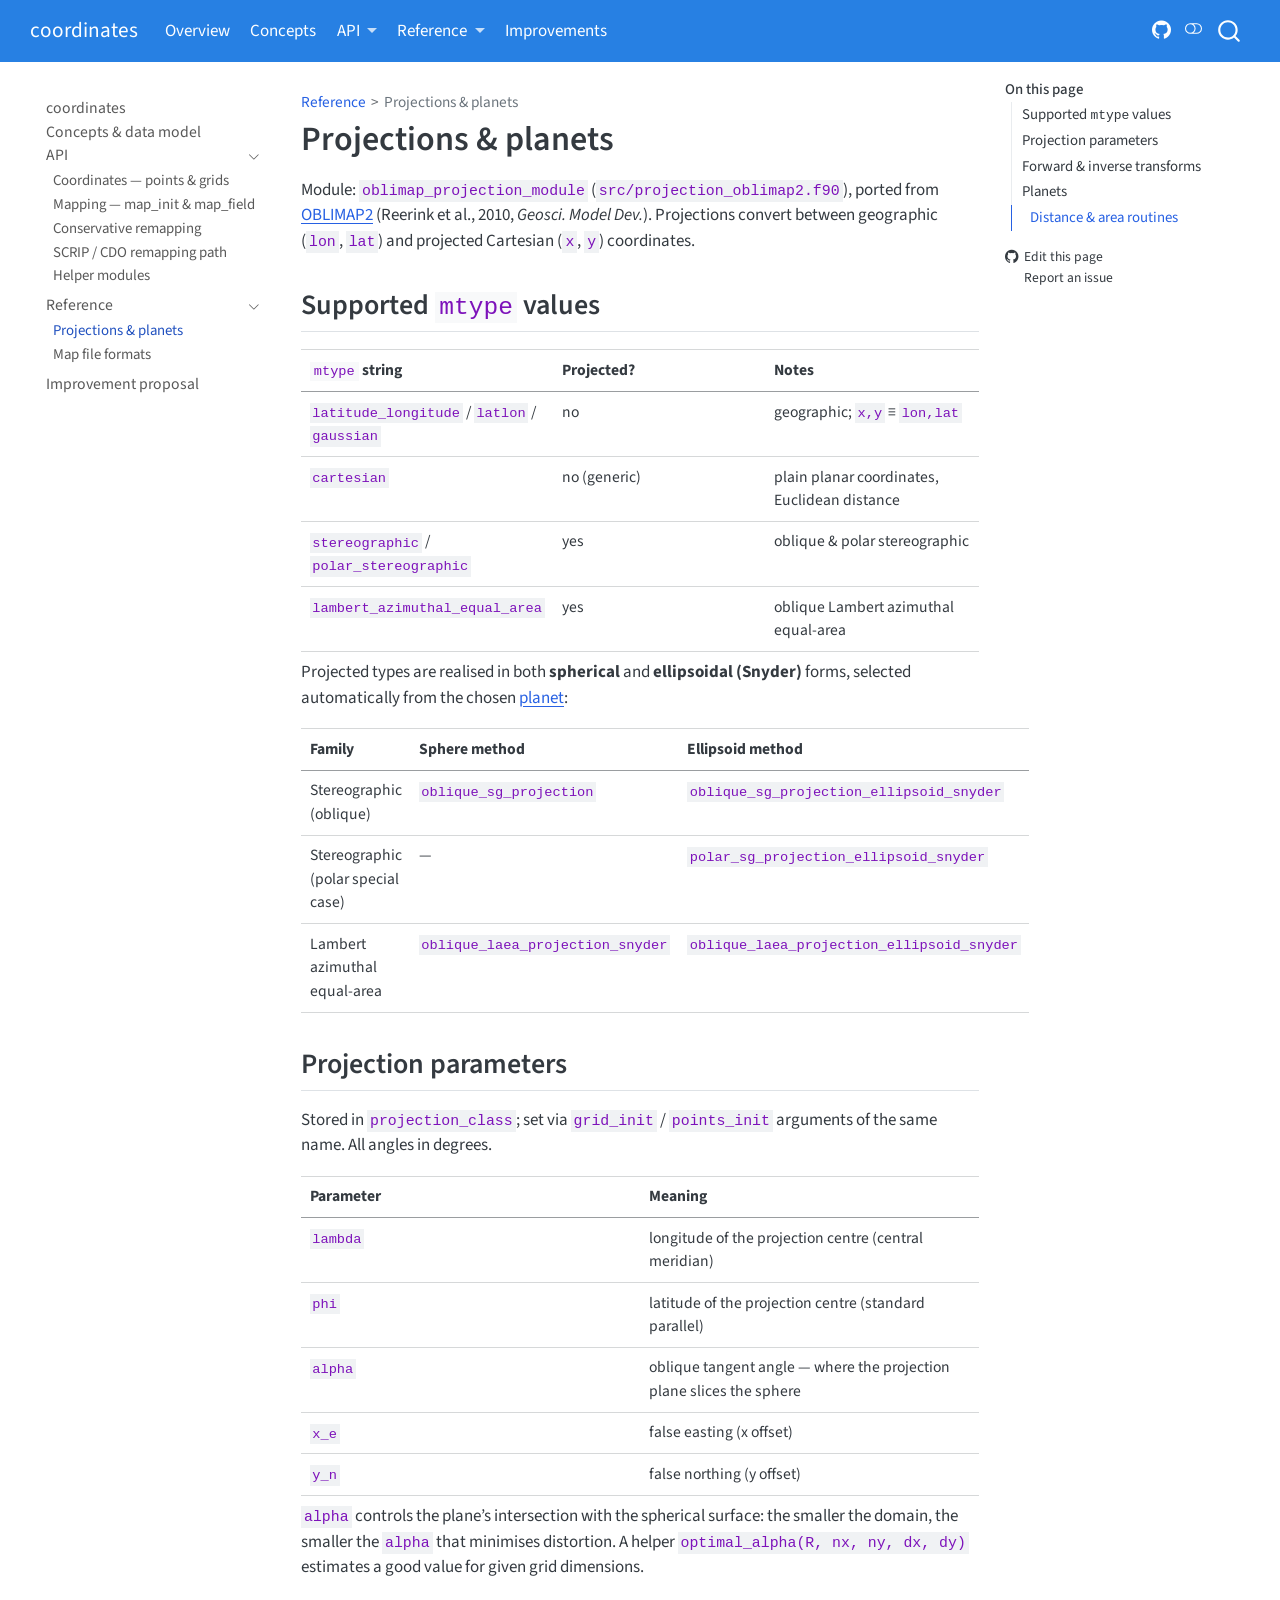
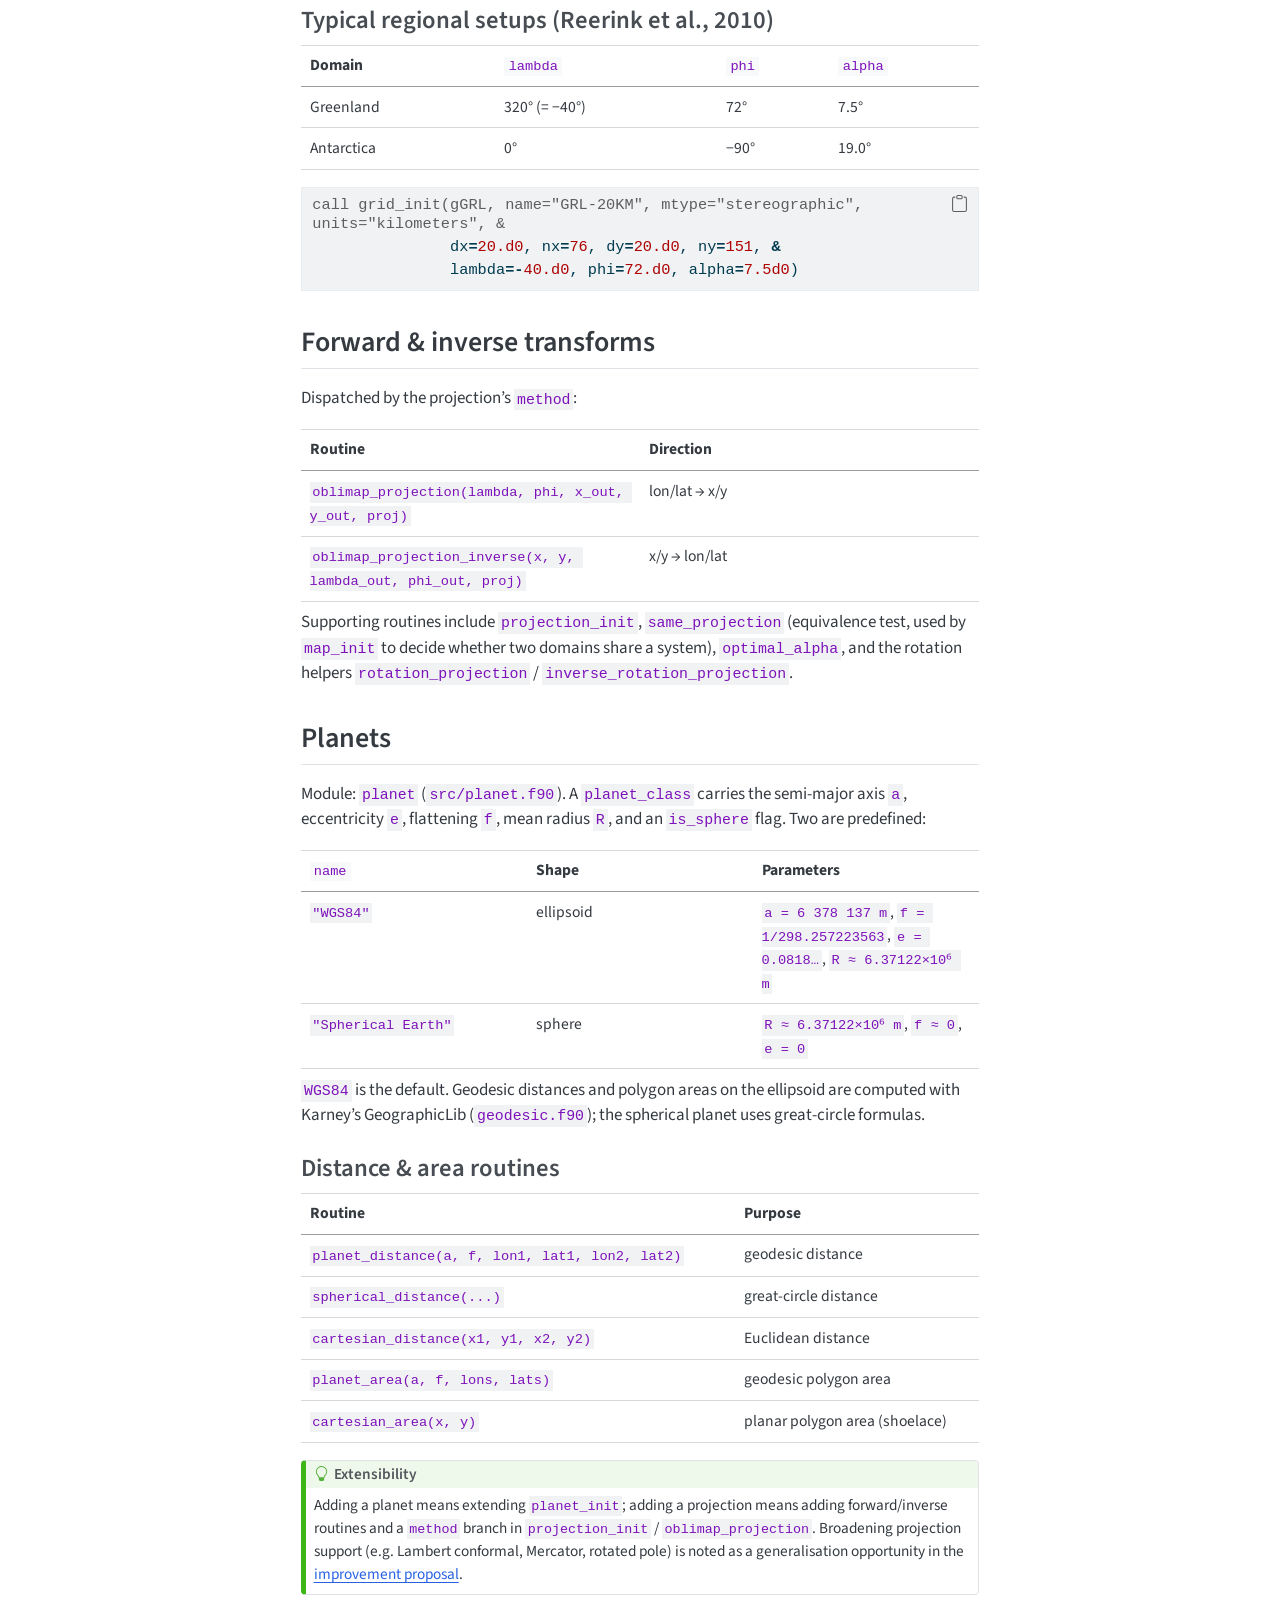
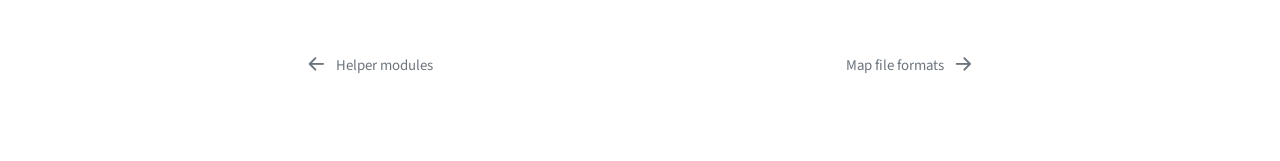
<file: reference/projections.html>
<!DOCTYPE html>
<html xmlns="http://www.w3.org/1999/xhtml" lang="en" xml:lang="en"><head>

<meta charset="utf-8">
<meta name="generator" content="quarto-1.9.38">

<meta name="viewport" content="width=device-width, initial-scale=1.0, user-scalable=yes">


<title>Projections &amp; planets – coordinates</title>
<style>
/* Default styles provided by pandoc.
** See https://pandoc.org/MANUAL.html#variables-for-html for config info.
*/
code{white-space: pre-wrap;}
span.smallcaps{font-variant: small-caps;}
div.columns{display: flex; gap: min(4vw, 1.5em);}
div.column{flex: auto; overflow-x: auto;}
div.hanging-indent{margin-left: 1.5em; text-indent: -1.5em;}
ul.task-list{list-style: none;}
ul.task-list li input[type="checkbox"] {
  width: 0.8em;
  margin: 0 0.8em 0.2em -1em; /* quarto-specific, see https://github.com/quarto-dev/quarto-cli/issues/4556 */ 
  vertical-align: middle;
}
/* CSS for syntax highlighting */
html { -webkit-text-size-adjust: 100%; }
pre > code.sourceCode { white-space: pre; position: relative; }
pre > code.sourceCode > span { display: inline-block; line-height: 1.25; }
pre > code.sourceCode > span:empty { height: 1.2em; }
.sourceCode { overflow: visible; }
code.sourceCode > span { color: inherit; text-decoration: inherit; }
div.sourceCode { margin: 1em 0; }
pre.sourceCode { margin: 0; }
@media screen {
div.sourceCode { overflow: auto; }
}
@media print {
pre > code.sourceCode { white-space: pre-wrap; }
pre > code.sourceCode > span { text-indent: -5em; padding-left: 5em; }
}
pre.numberSource code
  { counter-reset: source-line 0; }
pre.numberSource code > span
  { position: relative; left: -4em; counter-increment: source-line; }
pre.numberSource code > span > a:first-child::before
  { content: counter(source-line);
    position: relative; left: -1em; text-align: right; vertical-align: baseline;
    border: none; display: inline-block;
    -webkit-touch-callout: none; -webkit-user-select: none;
    -khtml-user-select: none; -moz-user-select: none;
    -ms-user-select: none; user-select: none;
    padding: 0 4px; width: 4em;
  }
pre.numberSource { margin-left: 3em;  padding-left: 4px; }
div.sourceCode
  {   }
@media screen {
pre > code.sourceCode > span > a:first-child::before { text-decoration: underline; }
}
</style>


<script src="../site_libs/quarto-nav/quarto-nav.js"></script>
<script src="../site_libs/quarto-nav/headroom.min.js"></script>
<script src="../site_libs/clipboard/clipboard.min.js"></script>
<script src="../site_libs/quarto-search/autocomplete.umd.js"></script>
<script src="../site_libs/quarto-search/fuse.min.js"></script>
<script src="../site_libs/quarto-search/quarto-search.js"></script>
<meta name="quarto:offset" content="../">
<link href="../reference/map-file-format.html" rel="next">
<link href="../api/helpers.html" rel="prev">
<script src="../site_libs/quarto-html/quarto.js" type="module"></script>
<script src="../site_libs/quarto-html/tabsets/tabsets.js" type="module"></script>
<script src="../site_libs/quarto-html/popper.min.js"></script>
<script src="../site_libs/quarto-html/tippy.umd.min.js"></script>
<script src="../site_libs/quarto-html/anchor.min.js"></script>
<link href="../site_libs/quarto-html/tippy.css" rel="stylesheet">
<link href="../site_libs/quarto-html/quarto-syntax-highlighting-15634bcf2e68342d4ad2dfa704d543f6.css" rel="stylesheet" class="quarto-color-scheme" id="quarto-text-highlighting-styles">
<link href="../site_libs/quarto-html/quarto-syntax-highlighting-dark-0a6b7249c26820e032cb0bd839ff02b1.css" rel="stylesheet" class="quarto-color-scheme quarto-color-alternate" id="quarto-text-highlighting-styles">
<link href="../site_libs/quarto-html/quarto-syntax-highlighting-15634bcf2e68342d4ad2dfa704d543f6.css" rel="stylesheet" class="quarto-color-scheme-extra" id="quarto-text-highlighting-styles">
<script src="../site_libs/bootstrap/bootstrap.min.js"></script>
<link href="../site_libs/bootstrap/bootstrap-icons.css" rel="stylesheet">
<link href="../site_libs/bootstrap/bootstrap-6c645bba97489949a6ce198fa08f5136.min.css" rel="stylesheet" append-hash="true" class="quarto-color-scheme" id="quarto-bootstrap" data-mode="light">
<link href="../site_libs/bootstrap/bootstrap-dark-ee16de7c3afa18fce055331efaaa6bb8.min.css" rel="stylesheet" append-hash="true" class="quarto-color-scheme quarto-color-alternate" id="quarto-bootstrap" data-mode="dark">
<link href="../site_libs/bootstrap/bootstrap-6c645bba97489949a6ce198fa08f5136.min.css" rel="stylesheet" append-hash="true" class="quarto-color-scheme-extra" id="quarto-bootstrap" data-mode="light">
<script id="quarto-search-options" type="application/json">{
  "location": "navbar",
  "copy-button": false,
  "collapse-after": 3,
  "panel-placement": "end",
  "type": "overlay",
  "limit": 50,
  "keyboard-shortcut": [
    "f",
    "/",
    "s"
  ],
  "show-item-context": false,
  "language": {
    "search-no-results-text": "No results",
    "search-matching-documents-text": "matching documents",
    "search-copy-link-title": "Copy link to search",
    "search-hide-matches-text": "Hide additional matches",
    "search-more-match-text": "more match in this document",
    "search-more-matches-text": "more matches in this document",
    "search-clear-button-title": "Clear",
    "search-text-placeholder": "",
    "search-detached-cancel-button-title": "Cancel",
    "search-submit-button-title": "Submit",
    "search-label": "Search"
  }
}</script>


<link rel="stylesheet" href="../styles.css">
</head>

<body class="nav-sidebar floating nav-fixed quarto-light"><script id="quarto-html-before-body" type="application/javascript">
    const toggleBodyColorMode = (bsSheetEl) => {
      const mode = bsSheetEl.getAttribute("data-mode");
      const bodyEl = window.document.querySelector("body");
      if (mode === "dark") {
        bodyEl.classList.add("quarto-dark");
        bodyEl.classList.remove("quarto-light");
      } else {
        bodyEl.classList.add("quarto-light");
        bodyEl.classList.remove("quarto-dark");
      }
    }
    const toggleBodyColorPrimary = () => {
      const bsSheetEl = window.document.querySelector("link#quarto-bootstrap:not([rel=disabled-stylesheet])");
      if (bsSheetEl) {
        toggleBodyColorMode(bsSheetEl);
      }
    }
    const setColorSchemeToggle = (alternate) => {
      const toggles = window.document.querySelectorAll('.quarto-color-scheme-toggle');
      for (let i=0; i < toggles.length; i++) {
        const toggle = toggles[i];
        if (toggle) {
          if (alternate) {
            toggle.classList.add("alternate");
          } else {
            toggle.classList.remove("alternate");
          }
        }
      }
    };
    const toggleColorMode = (alternate) => {
      // Switch the stylesheets
      const primaryStylesheets = window.document.querySelectorAll('link.quarto-color-scheme:not(.quarto-color-alternate)');
      const alternateStylesheets = window.document.querySelectorAll('link.quarto-color-scheme.quarto-color-alternate');
      manageTransitions('#quarto-margin-sidebar .nav-link', false);
      if (alternate) {
        // note: dark is layered on light, we don't disable primary!
        enableStylesheet(alternateStylesheets);
        for (const sheetNode of alternateStylesheets) {
          if (sheetNode.id === "quarto-bootstrap") {
            toggleBodyColorMode(sheetNode);
          }
        }
      } else {
        disableStylesheet(alternateStylesheets);
        enableStylesheet(primaryStylesheets)
        toggleBodyColorPrimary();
      }
      manageTransitions('#quarto-margin-sidebar .nav-link', true);
      // Switch the toggles
      setColorSchemeToggle(alternate)
      // Hack to workaround the fact that safari doesn't
      // properly recolor the scrollbar when toggling (#1455)
      if (navigator.userAgent.indexOf('Safari') > 0 && navigator.userAgent.indexOf('Chrome') == -1) {
        manageTransitions("body", false);
        window.scrollTo(0, 1);
        setTimeout(() => {
          window.scrollTo(0, 0);
          manageTransitions("body", true);
        }, 40);
      }
    }
    const disableStylesheet = (stylesheets) => {
      for (let i=0; i < stylesheets.length; i++) {
        const stylesheet = stylesheets[i];
        stylesheet.rel = 'disabled-stylesheet';
      }
    }
    const enableStylesheet = (stylesheets) => {
      for (let i=0; i < stylesheets.length; i++) {
        const stylesheet = stylesheets[i];
        if(stylesheet.rel !== 'stylesheet') { // for Chrome, which will still FOUC without this check
          stylesheet.rel = 'stylesheet';
        }
      }
    }
    const manageTransitions = (selector, allowTransitions) => {
      const els = window.document.querySelectorAll(selector);
      for (let i=0; i < els.length; i++) {
        const el = els[i];
        if (allowTransitions) {
          el.classList.remove('notransition');
        } else {
          el.classList.add('notransition');
        }
      }
    }
    const isFileUrl = () => {
      return window.location.protocol === 'file:';
    }
    const hasAlternateSentinel = () => {
      let styleSentinel = getColorSchemeSentinel();
      if (styleSentinel !== null) {
        return styleSentinel === "alternate";
      } else {
        return false;
      }
    }
    const setStyleSentinel = (alternate) => {
      const value = alternate ? "alternate" : "default";
      if (!isFileUrl()) {
        window.localStorage.setItem("quarto-color-scheme", value);
      } else {
        localAlternateSentinel = value;
      }
    }
    const getColorSchemeSentinel = () => {
      if (!isFileUrl()) {
        const storageValue = window.localStorage.getItem("quarto-color-scheme");
        return storageValue != null ? storageValue : localAlternateSentinel;
      } else {
        return localAlternateSentinel;
      }
    }
    const toggleGiscusIfUsed = (isAlternate, darkModeDefault) => {
      const baseTheme = document.querySelector('#giscus-base-theme')?.value ?? 'light';
      const alternateTheme = document.querySelector('#giscus-alt-theme')?.value ?? 'dark';
      let newTheme = '';
      if(authorPrefersDark) {
        newTheme = isAlternate ? baseTheme : alternateTheme;
      } else {
        newTheme = isAlternate ? alternateTheme : baseTheme;
      }
      const changeGiscusTheme = () => {
        // From: https://github.com/giscus/giscus/issues/336
        const sendMessage = (message) => {
          const iframe = document.querySelector('iframe.giscus-frame');
          if (!iframe) return;
          iframe.contentWindow.postMessage({ giscus: message }, 'https://giscus.app');
        }
        sendMessage({
          setConfig: {
            theme: newTheme
          }
        });
      }
      const isGiscussLoaded = window.document.querySelector('iframe.giscus-frame') !== null;
      if (isGiscussLoaded) {
        changeGiscusTheme();
      }
    };
    const authorPrefersDark = false;
    const darkModeDefault = authorPrefersDark;
      document.querySelector('link#quarto-text-highlighting-styles.quarto-color-scheme-extra').rel = 'disabled-stylesheet';
      document.querySelector('link#quarto-bootstrap.quarto-color-scheme-extra').rel = 'disabled-stylesheet';
    let localAlternateSentinel = darkModeDefault ? 'alternate' : 'default';
    // Dark / light mode switch
    window.quartoToggleColorScheme = () => {
      // Read the current dark / light value
      let toAlternate = !hasAlternateSentinel();
      toggleColorMode(toAlternate);
      setStyleSentinel(toAlternate);
      toggleGiscusIfUsed(toAlternate, darkModeDefault);
      window.dispatchEvent(new Event('resize'));
    };
    // Switch to dark mode if need be
    if (hasAlternateSentinel()) {
      toggleColorMode(true);
    } else {
      toggleColorMode(false);
    }
  </script>

<div id="quarto-search-results"></div>
  <header id="quarto-header" class="headroom fixed-top">
    <nav class="navbar navbar-expand-lg " data-bs-theme="dark">
      <div class="navbar-container container-fluid">
      <div class="navbar-brand-container mx-auto">
    <a class="navbar-brand" href="../index.html">
    <span class="navbar-title">coordinates</span>
    </a>
  </div>
            <div id="quarto-search" class="" title="Search"></div>
          <button class="navbar-toggler" type="button" data-bs-toggle="collapse" data-bs-target="#navbarCollapse" aria-controls="navbarCollapse" role="menu" aria-expanded="false" aria-label="Toggle navigation" onclick="if (window.quartoToggleHeadroom) { window.quartoToggleHeadroom(); }">
  <span class="navbar-toggler-icon"></span>
</button>
          <div class="collapse navbar-collapse" id="navbarCollapse">
            <ul class="navbar-nav navbar-nav-scroll me-auto">
  <li class="nav-item">
    <a class="nav-link active" href="../index.html" aria-current="page"> 
<span class="menu-text">Overview</span></a>
  </li>  
  <li class="nav-item">
    <a class="nav-link" href="../concepts.html"> 
<span class="menu-text">Concepts</span></a>
  </li>  
  <li class="nav-item dropdown ">
    <a class="nav-link dropdown-toggle" href="#" id="nav-menu-api" role="link" data-bs-toggle="dropdown" aria-expanded="false">
 <span class="menu-text">API</span>
    </a>
    <ul class="dropdown-menu" aria-labelledby="nav-menu-api">    
        <li>
    <a class="dropdown-item" href="../api/coordinates.html">
 <span class="dropdown-text">Coordinates (points &amp; grid)</span></a>
  </li>  
        <li>
    <a class="dropdown-item" href="../api/mapping.html">
 <span class="dropdown-text">Mapping (map_init / map_field)</span></a>
  </li>  
        <li>
    <a class="dropdown-item" href="../api/conservative.html">
 <span class="dropdown-text">Conservative remapping</span></a>
  </li>  
        <li>
    <a class="dropdown-item" href="../api/scrip-cdo.html">
 <span class="dropdown-text">SCRIP / CDO path</span></a>
  </li>  
        <li>
    <a class="dropdown-item" href="../api/helpers.html">
 <span class="dropdown-text">Helper modules</span></a>
  </li>  
    </ul>
  </li>
  <li class="nav-item dropdown ">
    <a class="nav-link dropdown-toggle" href="#" id="nav-menu-reference" role="link" data-bs-toggle="dropdown" aria-expanded="false">
 <span class="menu-text">Reference</span>
    </a>
    <ul class="dropdown-menu" aria-labelledby="nav-menu-reference">    
        <li>
    <a class="dropdown-item" href="../reference/projections.html">
 <span class="dropdown-text">Projections &amp; planets</span></a>
  </li>  
        <li>
    <a class="dropdown-item" href="../reference/map-file-format.html">
 <span class="dropdown-text">Map file formats</span></a>
  </li>  
    </ul>
  </li>
  <li class="nav-item">
    <a class="nav-link" href="../improvements.html"> 
<span class="menu-text">Improvements</span></a>
  </li>  
</ul>
            <ul class="navbar-nav navbar-nav-scroll ms-auto">
  <li class="nav-item compact">
    <a class="nav-link" href="https://github.com/fesmc/coordinates"> <i class="bi bi-github" role="img">
</i> 
<span class="menu-text"></span></a>
  </li>  
</ul>
          </div> <!-- /navcollapse -->
            <div class="quarto-navbar-tools">
  <a href="" class="quarto-color-scheme-toggle quarto-navigation-tool  px-1" onclick="window.quartoToggleColorScheme(); return false;" title="Toggle dark mode"><i class="bi"></i></a>
</div>
      </div> <!-- /container-fluid -->
    </nav>
  <nav class="quarto-secondary-nav">
    <div class="container-fluid d-flex">
      <button type="button" class="quarto-btn-toggle btn" data-bs-toggle="collapse" role="button" data-bs-target=".quarto-sidebar-collapse-item" aria-controls="quarto-sidebar" aria-expanded="false" aria-label="Toggle sidebar navigation" onclick="if (window.quartoToggleHeadroom) { window.quartoToggleHeadroom(); }">
        <i class="bi bi-layout-text-sidebar-reverse"></i>
      </button>
        <nav class="quarto-page-breadcrumbs" aria-label="breadcrumb"><ol class="breadcrumb"><li class="breadcrumb-item"><a href="../reference/projections.html">Reference</a></li><li class="breadcrumb-item"><a href="../reference/projections.html">Projections &amp; planets</a></li></ol></nav>
        <a class="flex-grow-1" role="navigation" data-bs-toggle="collapse" data-bs-target=".quarto-sidebar-collapse-item" aria-controls="quarto-sidebar" aria-expanded="false" aria-label="Toggle sidebar navigation" onclick="if (window.quartoToggleHeadroom) { window.quartoToggleHeadroom(); }">      
        </a>
    </div>
  </nav>
</header>
<!-- content -->
<div id="quarto-content" class="quarto-container page-columns page-rows-contents page-layout-article page-navbar">
<!-- sidebar -->
  <nav id="quarto-sidebar" class="sidebar collapse collapse-horizontal quarto-sidebar-collapse-item sidebar-navigation floating overflow-auto">
    <div class="sidebar-menu-container"> 
    <ul class="list-unstyled mt-1">
        <li class="sidebar-item">
  <div class="sidebar-item-container"> 
  <a href="../index.html" class="sidebar-item-text sidebar-link">
 <span class="menu-text">coordinates</span></a>
  </div>
</li>
        <li class="sidebar-item">
  <div class="sidebar-item-container"> 
  <a href="../concepts.html" class="sidebar-item-text sidebar-link">
 <span class="menu-text">Concepts &amp; data model</span></a>
  </div>
</li>
        <li class="sidebar-item sidebar-item-section">
      <div class="sidebar-item-container"> 
            <a class="sidebar-item-text sidebar-link text-start" data-bs-toggle="collapse" data-bs-target="#quarto-sidebar-section-1" role="navigation" aria-expanded="true">
 <span class="menu-text">API</span></a>
          <a class="sidebar-item-toggle text-start" data-bs-toggle="collapse" data-bs-target="#quarto-sidebar-section-1" role="navigation" aria-expanded="true" aria-label="Toggle section">
            <i class="bi bi-chevron-right ms-2"></i>
          </a> 
      </div>
      <ul id="quarto-sidebar-section-1" class="collapse list-unstyled sidebar-section depth1 show">  
          <li class="sidebar-item">
  <div class="sidebar-item-container"> 
  <a href="../api/coordinates.html" class="sidebar-item-text sidebar-link">
 <span class="menu-text">Coordinates — points &amp; grids</span></a>
  </div>
</li>
          <li class="sidebar-item">
  <div class="sidebar-item-container"> 
  <a href="../api/mapping.html" class="sidebar-item-text sidebar-link">
 <span class="menu-text">Mapping — map_init &amp; map_field</span></a>
  </div>
</li>
          <li class="sidebar-item">
  <div class="sidebar-item-container"> 
  <a href="../api/conservative.html" class="sidebar-item-text sidebar-link">
 <span class="menu-text">Conservative remapping</span></a>
  </div>
</li>
          <li class="sidebar-item">
  <div class="sidebar-item-container"> 
  <a href="../api/scrip-cdo.html" class="sidebar-item-text sidebar-link">
 <span class="menu-text">SCRIP / CDO remapping path</span></a>
  </div>
</li>
          <li class="sidebar-item">
  <div class="sidebar-item-container"> 
  <a href="../api/helpers.html" class="sidebar-item-text sidebar-link">
 <span class="menu-text">Helper modules</span></a>
  </div>
</li>
      </ul>
  </li>
        <li class="sidebar-item sidebar-item-section">
      <div class="sidebar-item-container"> 
            <a class="sidebar-item-text sidebar-link text-start" data-bs-toggle="collapse" data-bs-target="#quarto-sidebar-section-2" role="navigation" aria-expanded="true">
 <span class="menu-text">Reference</span></a>
          <a class="sidebar-item-toggle text-start" data-bs-toggle="collapse" data-bs-target="#quarto-sidebar-section-2" role="navigation" aria-expanded="true" aria-label="Toggle section">
            <i class="bi bi-chevron-right ms-2"></i>
          </a> 
      </div>
      <ul id="quarto-sidebar-section-2" class="collapse list-unstyled sidebar-section depth1 show">  
          <li class="sidebar-item">
  <div class="sidebar-item-container"> 
  <a href="../reference/projections.html" class="sidebar-item-text sidebar-link active">
 <span class="menu-text">Projections &amp; planets</span></a>
  </div>
</li>
          <li class="sidebar-item">
  <div class="sidebar-item-container"> 
  <a href="../reference/map-file-format.html" class="sidebar-item-text sidebar-link">
 <span class="menu-text">Map file formats</span></a>
  </div>
</li>
      </ul>
  </li>
        <li class="sidebar-item">
  <div class="sidebar-item-container"> 
  <a href="../improvements.html" class="sidebar-item-text sidebar-link">
 <span class="menu-text">Improvement proposal</span></a>
  </div>
</li>
    </ul>
    </div>
</nav>
<div id="quarto-sidebar-glass" class="quarto-sidebar-collapse-item" data-bs-toggle="collapse" data-bs-target=".quarto-sidebar-collapse-item"></div>
<!-- margin-sidebar -->
    <div id="quarto-margin-sidebar" class="sidebar margin-sidebar">
        <nav id="TOC" role="doc-toc" class="toc-active">
    <h2 id="toc-title">On this page</h2>
   
  <ul>
  <li><a href="#supported-mtype-values" id="toc-supported-mtype-values" class="nav-link active" data-scroll-target="#supported-mtype-values">Supported <code>mtype</code> values</a></li>
  <li><a href="#projection-parameters" id="toc-projection-parameters" class="nav-link" data-scroll-target="#projection-parameters">Projection parameters</a>
  <ul class="collapse">
  <li><a href="#typical-regional-setups-reerink-et-al.-2010" id="toc-typical-regional-setups-reerink-et-al.-2010" class="nav-link" data-scroll-target="#typical-regional-setups-reerink-et-al.-2010">Typical regional setups (Reerink et al., 2010)</a></li>
  </ul></li>
  <li><a href="#forward-inverse-transforms" id="toc-forward-inverse-transforms" class="nav-link" data-scroll-target="#forward-inverse-transforms">Forward &amp; inverse transforms</a></li>
  <li><a href="#planets" id="toc-planets" class="nav-link" data-scroll-target="#planets">Planets</a>
  <ul class="collapse">
  <li><a href="#distance-area-routines" id="toc-distance-area-routines" class="nav-link" data-scroll-target="#distance-area-routines">Distance &amp; area routines</a></li>
  </ul></li>
  </ul>
<div class="toc-actions"><ul><li><a href="https://github.com/fesmc/coordinates/edit/main/reference/projections.qmd" class="toc-action"><i class="bi bi-github"></i>Edit this page</a></li><li><a href="https://github.com/fesmc/coordinates/issues/new" class="toc-action"><i class="bi empty"></i>Report an issue</a></li></ul></div></nav>
    </div>
<!-- main -->
<main class="content" id="quarto-document-content">


<header id="title-block-header" class="quarto-title-block default"><nav class="quarto-page-breadcrumbs quarto-title-breadcrumbs d-none d-lg-block" aria-label="breadcrumb"><ol class="breadcrumb"><li class="breadcrumb-item"><a href="../reference/projections.html">Reference</a></li><li class="breadcrumb-item"><a href="../reference/projections.html">Projections &amp; planets</a></li></ol></nav>
<div class="quarto-title">
<h1 class="title">Projections &amp; planets</h1>
</div>



<div class="quarto-title-meta">

    
  
    
  </div>
  


</header>


<p>Module: <code>oblimap_projection_module</code> (<code>src/projection_oblimap2.f90</code>), ported from <a href="https://github.com/iceage-group/oblimap">OBLIMAP2</a> (Reerink et al., 2010, <em>Geosci. Model Dev.</em>). Projections convert between geographic (<code>lon</code>, <code>lat</code>) and projected Cartesian (<code>x</code>, <code>y</code>) coordinates.</p>
<section id="supported-mtype-values" class="level2">
<h2 class="anchored" data-anchor-id="supported-mtype-values">Supported <code>mtype</code> values</h2>
<table class="caption-top table">
<colgroup>
<col style="width: 33%">
<col style="width: 33%">
<col style="width: 33%">
</colgroup>
<thead>
<tr class="header">
<th><code>mtype</code> string</th>
<th>Projected?</th>
<th>Notes</th>
</tr>
</thead>
<tbody>
<tr class="odd">
<td><code>latitude_longitude</code> / <code>latlon</code> / <code>gaussian</code></td>
<td>no</td>
<td>geographic; <code>x,y</code> ≡ <code>lon,lat</code></td>
</tr>
<tr class="even">
<td><code>cartesian</code></td>
<td>no (generic)</td>
<td>plain planar coordinates, Euclidean distance</td>
</tr>
<tr class="odd">
<td><code>stereographic</code> / <code>polar_stereographic</code></td>
<td>yes</td>
<td>oblique &amp; polar stereographic</td>
</tr>
<tr class="even">
<td><code>lambert_azimuthal_equal_area</code></td>
<td>yes</td>
<td>oblique Lambert azimuthal equal-area</td>
</tr>
</tbody>
</table>
<p>Projected types are realised in both <strong>spherical</strong> and <strong>ellipsoidal (Snyder)</strong> forms, selected automatically from the chosen <a href="#planets">planet</a>:</p>
<table class="caption-top table">
<colgroup>
<col style="width: 33%">
<col style="width: 33%">
<col style="width: 33%">
</colgroup>
<thead>
<tr class="header">
<th>Family</th>
<th>Sphere method</th>
<th>Ellipsoid method</th>
</tr>
</thead>
<tbody>
<tr class="odd">
<td>Stereographic (oblique)</td>
<td><code>oblique_sg_projection</code></td>
<td><code>oblique_sg_projection_ellipsoid_snyder</code></td>
</tr>
<tr class="even">
<td>Stereographic (polar special case)</td>
<td>—</td>
<td><code>polar_sg_projection_ellipsoid_snyder</code></td>
</tr>
<tr class="odd">
<td>Lambert azimuthal equal-area</td>
<td><code>oblique_laea_projection_snyder</code></td>
<td><code>oblique_laea_projection_ellipsoid_snyder</code></td>
</tr>
</tbody>
</table>
</section>
<section id="projection-parameters" class="level2">
<h2 class="anchored" data-anchor-id="projection-parameters">Projection parameters</h2>
<p>Stored in <code>projection_class</code>; set via <code>grid_init</code> / <code>points_init</code> arguments of the same name. All angles in degrees.</p>
<table class="caption-top table">
<colgroup>
<col style="width: 50%">
<col style="width: 50%">
</colgroup>
<thead>
<tr class="header">
<th>Parameter</th>
<th>Meaning</th>
</tr>
</thead>
<tbody>
<tr class="odd">
<td><code>lambda</code></td>
<td>longitude of the projection centre (central meridian)</td>
</tr>
<tr class="even">
<td><code>phi</code></td>
<td>latitude of the projection centre (standard parallel)</td>
</tr>
<tr class="odd">
<td><code>alpha</code></td>
<td>oblique tangent angle — where the projection plane slices the sphere</td>
</tr>
<tr class="even">
<td><code>x_e</code></td>
<td>false easting (x offset)</td>
</tr>
<tr class="odd">
<td><code>y_n</code></td>
<td>false northing (y offset)</td>
</tr>
</tbody>
</table>
<p><code>alpha</code> controls the plane’s intersection with the spherical surface: the smaller the domain, the smaller the <code>alpha</code> that minimises distortion. A helper <code>optimal_alpha(R, nx, ny, dx, dy)</code> estimates a good value for given grid dimensions.</p>
<section id="typical-regional-setups-reerink-et-al.-2010" class="level3">
<h3 class="anchored" data-anchor-id="typical-regional-setups-reerink-et-al.-2010">Typical regional setups (Reerink et al., 2010)</h3>
<table class="caption-top table">
<thead>
<tr class="header">
<th>Domain</th>
<th><code>lambda</code></th>
<th><code>phi</code></th>
<th><code>alpha</code></th>
</tr>
</thead>
<tbody>
<tr class="odd">
<td>Greenland</td>
<td>320° (= −40°)</td>
<td>72°</td>
<td>7.5°</td>
</tr>
<tr class="even">
<td>Antarctica</td>
<td>0°</td>
<td>−90°</td>
<td>19.0°</td>
</tr>
</tbody>
</table>
<div class="code-copy-outer-scaffold"><div class="sourceCode" id="cb1"><pre class="sourceCode fortran code-with-copy"><code class="sourceCode fortranfixed"><span id="cb1-1"><a href="#cb1-1" aria-hidden="true" tabindex="-1"></a><span class="co">call grid_init(gGRL, name="GRL-20KM", mtype="stereographic", units="kilometers", &amp;</span></span>
<span id="cb1-2"><a href="#cb1-2" aria-hidden="true" tabindex="-1"></a>               dx<span class="kw">=</span><span class="fl">20.d0</span>, nx<span class="kw">=</span><span class="dv">76</span>, dy<span class="kw">=</span><span class="fl">20.d0</span>, ny<span class="kw">=</span><span class="dv">151</span>, <span class="kw">&amp;</span></span>
<span id="cb1-3"><a href="#cb1-3" aria-hidden="true" tabindex="-1"></a>               lambda<span class="kw">=-</span><span class="fl">40.d0</span>, phi<span class="kw">=</span><span class="fl">72.d0</span>, alpha<span class="kw">=</span><span class="fl">7.5d0</span>)</span></code></pre></div><button title="Copy to Clipboard" class="code-copy-button"><i class="bi"></i></button></div>
</section>
</section>
<section id="forward-inverse-transforms" class="level2">
<h2 class="anchored" data-anchor-id="forward-inverse-transforms">Forward &amp; inverse transforms</h2>
<p>Dispatched by the projection’s <code>method</code>:</p>
<table class="caption-top table">
<colgroup>
<col style="width: 50%">
<col style="width: 50%">
</colgroup>
<thead>
<tr class="header">
<th>Routine</th>
<th>Direction</th>
</tr>
</thead>
<tbody>
<tr class="odd">
<td><code>oblimap_projection(lambda, phi, x_out, y_out, proj)</code></td>
<td>lon/lat → x/y</td>
</tr>
<tr class="even">
<td><code>oblimap_projection_inverse(x, y, lambda_out, phi_out, proj)</code></td>
<td>x/y → lon/lat</td>
</tr>
</tbody>
</table>
<p>Supporting routines include <code>projection_init</code>, <code>same_projection</code> (equivalence test, used by <code>map_init</code> to decide whether two domains share a system), <code>optimal_alpha</code>, and the rotation helpers <code>rotation_projection</code> / <code>inverse_rotation_projection</code>.</p>
</section>
<section id="planets" class="level2">
<h2 class="anchored" data-anchor-id="planets">Planets</h2>
<p>Module: <code>planet</code> (<code>src/planet.f90</code>). A <code>planet_class</code> carries the semi-major axis <code>a</code>, eccentricity <code>e</code>, flattening <code>f</code>, mean radius <code>R</code>, and an <code>is_sphere</code> flag. Two are predefined:</p>
<table class="caption-top table">
<colgroup>
<col style="width: 33%">
<col style="width: 33%">
<col style="width: 33%">
</colgroup>
<thead>
<tr class="header">
<th><code>name</code></th>
<th>Shape</th>
<th>Parameters</th>
</tr>
</thead>
<tbody>
<tr class="odd">
<td><code>"WGS84"</code></td>
<td>ellipsoid</td>
<td><code>a = 6 378 137 m</code>, <code>f = 1/298.257223563</code>, <code>e = 0.0818…</code>, <code>R ≈ 6.37122×10⁶ m</code></td>
</tr>
<tr class="even">
<td><code>"Spherical Earth"</code></td>
<td>sphere</td>
<td><code>R ≈ 6.37122×10⁶ m</code>, <code>f ≈ 0</code>, <code>e = 0</code></td>
</tr>
</tbody>
</table>
<p><code>WGS84</code> is the default. Geodesic distances and polygon areas on the ellipsoid are computed with Karney’s GeographicLib (<code>geodesic.f90</code>); the spherical planet uses great-circle formulas.</p>
<section id="distance-area-routines" class="level3">
<h3 class="anchored" data-anchor-id="distance-area-routines">Distance &amp; area routines</h3>
<table class="caption-top table">
<thead>
<tr class="header">
<th>Routine</th>
<th>Purpose</th>
</tr>
</thead>
<tbody>
<tr class="odd">
<td><code>planet_distance(a, f, lon1, lat1, lon2, lat2)</code></td>
<td>geodesic distance</td>
</tr>
<tr class="even">
<td><code>spherical_distance(...)</code></td>
<td>great-circle distance</td>
</tr>
<tr class="odd">
<td><code>cartesian_distance(x1, y1, x2, y2)</code></td>
<td>Euclidean distance</td>
</tr>
<tr class="even">
<td><code>planet_area(a, f, lons, lats)</code></td>
<td>geodesic polygon area</td>
</tr>
<tr class="odd">
<td><code>cartesian_area(x, y)</code></td>
<td>planar polygon area (shoelace)</td>
</tr>
</tbody>
</table>
<div class="callout callout-style-default callout-tip callout-titled">
<div class="callout-header d-flex align-content-center">
<div class="callout-icon-container">
<i class="callout-icon"></i>
</div>
<div class="callout-title-container flex-fill">
<span class="screen-reader-only">Tip</span>Extensibility
</div>
</div>
<div class="callout-body-container callout-body">
<p>Adding a planet means extending <code>planet_init</code>; adding a projection means adding forward/inverse routines and a <code>method</code> branch in <code>projection_init</code> / <code>oblimap_projection</code>. Broadening projection support (e.g.&nbsp;Lambert conformal, Mercator, rotated pole) is noted as a generalisation opportunity in the <a href="../improvements.html">improvement proposal</a>.</p>
</div>
</div>


</section>
</section>

</main> <!-- /main -->
<script id="quarto-html-after-body" type="application/javascript">
  window.document.addEventListener("DOMContentLoaded", function (event) {
    // Ensure there is a toggle, if there isn't float one in the top right
    if (window.document.querySelector('.quarto-color-scheme-toggle') === null) {
      const a = window.document.createElement('a');
      a.classList.add('top-right');
      a.classList.add('quarto-color-scheme-toggle');
      a.href = "";
      a.onclick = function() { try { window.quartoToggleColorScheme(); } catch {} return false; };
      const i = window.document.createElement("i");
      i.classList.add('bi');
      a.appendChild(i);
      window.document.body.appendChild(a);
    }
    setColorSchemeToggle(hasAlternateSentinel())
    const icon = "";
    const anchorJS = new window.AnchorJS();
    anchorJS.options = {
      placement: 'right',
      icon: icon
    };
    anchorJS.add('.anchored');
    const isCodeAnnotation = (el) => {
      for (const clz of el.classList) {
        if (clz.startsWith('code-annotation-')) {                     
          return true;
        }
      }
      return false;
    }
    const onCopySuccess = function(e) {
      // button target
      const button = e.trigger;
      // don't keep focus
      button.blur();
      // flash "checked"
      button.classList.add('code-copy-button-checked');
      var currentTitle = button.getAttribute("title");
      button.setAttribute("title", "Copied!");
      let tooltip;
      if (window.bootstrap) {
        button.setAttribute("data-bs-toggle", "tooltip");
        button.setAttribute("data-bs-placement", "left");
        button.setAttribute("data-bs-title", "Copied!");
        tooltip = new bootstrap.Tooltip(button, 
          { trigger: "manual", 
            customClass: "code-copy-button-tooltip",
            offset: [0, -8]});
        tooltip.show();    
      }
      setTimeout(function() {
        if (tooltip) {
          tooltip.hide();
          button.removeAttribute("data-bs-title");
          button.removeAttribute("data-bs-toggle");
          button.removeAttribute("data-bs-placement");
        }
        button.setAttribute("title", currentTitle);
        button.classList.remove('code-copy-button-checked');
      }, 1000);
      // clear code selection
      e.clearSelection();
    }
    const getTextToCopy = function(trigger) {
      const outerScaffold = trigger.parentElement.cloneNode(true);
      const codeEl = outerScaffold.querySelector('code');
      for (const childEl of codeEl.children) {
        if (isCodeAnnotation(childEl)) {
          childEl.remove();
        }
      }
      return codeEl.innerText;
    }
    const clipboard = new window.ClipboardJS('.code-copy-button:not([data-in-quarto-modal])', {
      text: getTextToCopy
    });
    clipboard.on('success', onCopySuccess);
    if (window.document.getElementById('quarto-embedded-source-code-modal')) {
      const clipboardModal = new window.ClipboardJS('.code-copy-button[data-in-quarto-modal]', {
        text: getTextToCopy,
        container: window.document.getElementById('quarto-embedded-source-code-modal')
      });
      clipboardModal.on('success', onCopySuccess);
    }
      var localhostRegex = new RegExp(/^(?:http|https):\/\/localhost\:?[0-9]*\//);
      var mailtoRegex = new RegExp(/^mailto:/);
        var filterRegex = new RegExp("https:\/\/fesmc\.github\.io\/coordinates");
      var isInternal = (href) => {
          return filterRegex.test(href) || localhostRegex.test(href) || mailtoRegex.test(href);
      }
      // Inspect non-navigation links and adorn them if external
     var links = window.document.querySelectorAll('a[href]:not(.nav-link):not(.navbar-brand):not(.toc-action):not(.sidebar-link):not(.sidebar-item-toggle):not(.pagination-link):not(.no-external):not([aria-hidden]):not(.dropdown-item):not(.quarto-navigation-tool):not(.about-link)');
      for (var i=0; i<links.length; i++) {
        const link = links[i];
        if (!isInternal(link.href)) {
          // undo the damage that might have been done by quarto-nav.js in the case of
          // links that we want to consider external
          if (link.dataset.originalHref !== undefined) {
            link.href = link.dataset.originalHref;
          }
        }
      }
    function tippyHover(el, contentFn, onTriggerFn, onUntriggerFn) {
      const config = {
        allowHTML: true,
        maxWidth: 500,
        delay: 100,
        arrow: false,
        appendTo: function(el) {
            return el.parentElement;
        },
        interactive: true,
        interactiveBorder: 10,
        theme: 'quarto',
        placement: 'bottom-start',
      };
      if (contentFn) {
        config.content = contentFn;
      }
      if (onTriggerFn) {
        config.onTrigger = onTriggerFn;
      }
      if (onUntriggerFn) {
        config.onUntrigger = onUntriggerFn;
      }
      window.tippy(el, config); 
    }
    const noterefs = window.document.querySelectorAll('a[role="doc-noteref"]');
    for (var i=0; i<noterefs.length; i++) {
      const ref = noterefs[i];
      tippyHover(ref, function() {
        // use id or data attribute instead here
        let href = ref.getAttribute('data-footnote-href') || ref.getAttribute('href');
        try { href = new URL(href).hash; } catch {}
        const id = href.replace(/^#\/?/, "");
        const note = window.document.getElementById(id);
        if (note) {
          return note.innerHTML;
        } else {
          return "";
        }
      });
    }
    const xrefs = window.document.querySelectorAll('a.quarto-xref');
    const processXRef = (id, note) => {
      // Strip column container classes
      const stripColumnClz = (el) => {
        el.classList.remove("page-full", "page-columns");
        if (el.children) {
          for (const child of el.children) {
            stripColumnClz(child);
          }
        }
      }
      stripColumnClz(note)
      if (id === null || id.startsWith('sec-')) {
        // Special case sections, only their first couple elements
        const container = document.createElement("div");
        if (note.children && note.children.length > 2) {
          container.appendChild(note.children[0].cloneNode(true));
          for (let i = 1; i < note.children.length; i++) {
            const child = note.children[i];
            if (child.tagName === "P" && child.innerText === "") {
              continue;
            } else {
              container.appendChild(child.cloneNode(true));
              break;
            }
          }
          if (window.Quarto?.typesetMath) {
            window.Quarto.typesetMath(container);
          }
          return container.innerHTML
        } else {
          if (window.Quarto?.typesetMath) {
            window.Quarto.typesetMath(note);
          }
          return note.innerHTML;
        }
      } else {
        // Remove any anchor links if they are present
        const anchorLink = note.querySelector('a.anchorjs-link');
        if (anchorLink) {
          anchorLink.remove();
        }
        if (window.Quarto?.typesetMath) {
          window.Quarto.typesetMath(note);
        }
        if (note.classList.contains("callout")) {
          return note.outerHTML;
        } else {
          return note.innerHTML;
        }
      }
    }
    for (var i=0; i<xrefs.length; i++) {
      const xref = xrefs[i];
      tippyHover(xref, undefined, function(instance) {
        instance.disable();
        let url = xref.getAttribute('href');
        let hash = undefined; 
        if (url.startsWith('#')) {
          hash = url;
        } else {
          try { hash = new URL(url).hash; } catch {}
        }
        if (hash) {
          const id = hash.replace(/^#\/?/, "");
          const note = window.document.getElementById(id);
          if (note !== null) {
            try {
              const html = processXRef(id, note.cloneNode(true));
              instance.setContent(html);
            } finally {
              instance.enable();
              instance.show();
            }
          } else {
            // See if we can fetch this
            fetch(url.split('#')[0])
            .then(res => res.text())
            .then(html => {
              const parser = new DOMParser();
              const htmlDoc = parser.parseFromString(html, "text/html");
              const note = htmlDoc.getElementById(id);
              if (note !== null) {
                const html = processXRef(id, note);
                instance.setContent(html);
              } 
            }).finally(() => {
              instance.enable();
              instance.show();
            });
          }
        } else {
          // See if we can fetch a full url (with no hash to target)
          // This is a special case and we should probably do some content thinning / targeting
          fetch(url)
          .then(res => res.text())
          .then(html => {
            const parser = new DOMParser();
            const htmlDoc = parser.parseFromString(html, "text/html");
            const note = htmlDoc.querySelector('main.content');
            if (note !== null) {
              // This should only happen for chapter cross references
              // (since there is no id in the URL)
              // remove the first header
              if (note.children.length > 0 && note.children[0].tagName === "HEADER") {
                note.children[0].remove();
              }
              const html = processXRef(null, note);
              instance.setContent(html);
            } 
          }).finally(() => {
            instance.enable();
            instance.show();
          });
        }
      }, function(instance) {
      });
    }
        let selectedAnnoteEl;
        const selectorForAnnotation = ( cell, annotation) => {
          let cellAttr = 'data-code-cell="' + cell + '"';
          let lineAttr = 'data-code-annotation="' +  annotation + '"';
          const selector = 'span[' + cellAttr + '][' + lineAttr + ']';
          return selector;
        }
        const selectCodeLines = (annoteEl) => {
          const doc = window.document;
          const targetCell = annoteEl.getAttribute("data-target-cell");
          const targetAnnotation = annoteEl.getAttribute("data-target-annotation");
          const annoteSpan = window.document.querySelector(selectorForAnnotation(targetCell, targetAnnotation));
          const lines = annoteSpan.getAttribute("data-code-lines").split(",");
          const lineIds = lines.map((line) => {
            return targetCell + "-" + line;
          })
          let top = null;
          let height = null;
          let parent = null;
          if (lineIds.length > 0) {
              //compute the position of the single el (top and bottom and make a div)
              const el = window.document.getElementById(lineIds[0]);
              top = el.offsetTop;
              height = el.offsetHeight;
              parent = el.parentElement.parentElement;
            if (lineIds.length > 1) {
              const lastEl = window.document.getElementById(lineIds[lineIds.length - 1]);
              const bottom = lastEl.offsetTop + lastEl.offsetHeight;
              height = bottom - top;
            }
            if (top !== null && height !== null && parent !== null) {
              // cook up a div (if necessary) and position it 
              let div = window.document.getElementById("code-annotation-line-highlight");
              if (div === null) {
                div = window.document.createElement("div");
                div.setAttribute("id", "code-annotation-line-highlight");
                div.style.position = 'absolute';
                parent.appendChild(div);
              }
              div.style.top = top - 2 + "px";
              div.style.height = height + 4 + "px";
              div.style.left = 0;
              let gutterDiv = window.document.getElementById("code-annotation-line-highlight-gutter");
              if (gutterDiv === null) {
                gutterDiv = window.document.createElement("div");
                gutterDiv.setAttribute("id", "code-annotation-line-highlight-gutter");
                gutterDiv.style.position = 'absolute';
                const codeCell = window.document.getElementById(targetCell);
                const gutter = codeCell.querySelector('.code-annotation-gutter');
                gutter.appendChild(gutterDiv);
              }
              gutterDiv.style.top = top - 2 + "px";
              gutterDiv.style.height = height + 4 + "px";
            }
            selectedAnnoteEl = annoteEl;
          }
        };
        const unselectCodeLines = () => {
          const elementsIds = ["code-annotation-line-highlight", "code-annotation-line-highlight-gutter"];
          elementsIds.forEach((elId) => {
            const div = window.document.getElementById(elId);
            if (div) {
              div.remove();
            }
          });
          selectedAnnoteEl = undefined;
        };
          // Handle positioning of the toggle
      window.addEventListener(
        "resize",
        throttle(() => {
          elRect = undefined;
          if (selectedAnnoteEl) {
            selectCodeLines(selectedAnnoteEl);
          }
        }, 10)
      );
      function throttle(fn, ms) {
      let throttle = false;
      let timer;
        return (...args) => {
          if(!throttle) { // first call gets through
              fn.apply(this, args);
              throttle = true;
          } else { // all the others get throttled
              if(timer) clearTimeout(timer); // cancel #2
              timer = setTimeout(() => {
                fn.apply(this, args);
                timer = throttle = false;
              }, ms);
          }
        };
      }
        // Attach click handler to the DT
        const annoteDls = window.document.querySelectorAll('dt[data-target-cell]');
        for (const annoteDlNode of annoteDls) {
          annoteDlNode.addEventListener('click', (event) => {
            const clickedEl = event.target;
            if (clickedEl !== selectedAnnoteEl) {
              unselectCodeLines();
              const activeEl = window.document.querySelector('dt[data-target-cell].code-annotation-active');
              if (activeEl) {
                activeEl.classList.remove('code-annotation-active');
              }
              selectCodeLines(clickedEl);
              clickedEl.classList.add('code-annotation-active');
            } else {
              // Unselect the line
              unselectCodeLines();
              clickedEl.classList.remove('code-annotation-active');
            }
          });
        }
    const findCites = (el) => {
      const parentEl = el.parentElement;
      if (parentEl) {
        const cites = parentEl.dataset.cites;
        if (cites) {
          return {
            el,
            cites: cites.split(' ')
          };
        } else {
          return findCites(el.parentElement)
        }
      } else {
        return undefined;
      }
    };
    var bibliorefs = window.document.querySelectorAll('a[role="doc-biblioref"]');
    for (var i=0; i<bibliorefs.length; i++) {
      const ref = bibliorefs[i];
      const citeInfo = findCites(ref);
      if (citeInfo) {
        tippyHover(citeInfo.el, function() {
          var popup = window.document.createElement('div');
          citeInfo.cites.forEach(function(cite) {
            var citeDiv = window.document.createElement('div');
            citeDiv.classList.add('hanging-indent');
            citeDiv.classList.add('csl-entry');
            var biblioDiv = window.document.getElementById('ref-' + cite);
            if (biblioDiv) {
              citeDiv.innerHTML = biblioDiv.innerHTML;
            }
            popup.appendChild(citeDiv);
          });
          return popup.innerHTML;
        });
      }
    }
  });
  </script>
<nav class="page-navigation">
  <div class="nav-page nav-page-previous">
      <a href="../api/helpers.html" class="pagination-link" aria-label="Helper modules">
        <i class="bi bi-arrow-left-short"></i> <span class="nav-page-text">Helper modules</span>
      </a>          
  </div>
  <div class="nav-page nav-page-next">
      <a href="../reference/map-file-format.html" class="pagination-link" aria-label="Map file formats">
        <span class="nav-page-text">Map file formats</span> <i class="bi bi-arrow-right-short"></i>
      </a>
  </div>
</nav>
</div> <!-- /content -->




<footer class="footer"><div class="nav-footer"><div class="nav-footer-center"><div class="toc-actions d-sm-block d-md-none"><ul><li><a href="https://github.com/fesmc/coordinates/edit/main/reference/projections.qmd" class="toc-action"><i class="bi bi-github"></i>Edit this page</a></li><li><a href="https://github.com/fesmc/coordinates/issues/new" class="toc-action"><i class="bi empty"></i>Report an issue</a></li></ul></div></div></div></footer></body></html>
</file>
<file: site_libs/quarto-html/tippy.css>
.tippy-box[data-animation=fade][data-state=hidden]{opacity:0}[data-tippy-root]{max-width:calc(100vw - 10px)}.tippy-box{position:relative;background-color:#333;color:#fff;border-radius:4px;font-size:14px;line-height:1.4;white-space:normal;outline:0;transition-property:transform,visibility,opacity}.tippy-box[data-placement^=top]>.tippy-arrow{bottom:0}.tippy-box[data-placement^=top]>.tippy-arrow:before{bottom:-7px;left:0;border-width:8px 8px 0;border-top-color:initial;transform-origin:center top}.tippy-box[data-placement^=bottom]>.tippy-arrow{top:0}.tippy-box[data-placement^=bottom]>.tippy-arrow:before{top:-7px;left:0;border-width:0 8px 8px;border-bottom-color:initial;transform-origin:center bottom}.tippy-box[data-placement^=left]>.tippy-arrow{right:0}.tippy-box[data-placement^=left]>.tippy-arrow:before{border-width:8px 0 8px 8px;border-left-color:initial;right:-7px;transform-origin:center left}.tippy-box[data-placement^=right]>.tippy-arrow{left:0}.tippy-box[data-placement^=right]>.tippy-arrow:before{left:-7px;border-width:8px 8px 8px 0;border-right-color:initial;transform-origin:center right}.tippy-box[data-inertia][data-state=visible]{transition-timing-function:cubic-bezier(.54,1.5,.38,1.11)}.tippy-arrow{width:16px;height:16px;color:#333}.tippy-arrow:before{content:"";position:absolute;border-color:transparent;border-style:solid}.tippy-content{position:relative;padding:5px 9px;z-index:1}
</file>
<file: site_libs/quarto-html/quarto-syntax-highlighting-15634bcf2e68342d4ad2dfa704d543f6.css>
/* quarto syntax highlight colors */
:root {
  --quarto-hl-ot-color: #003B4F;
  --quarto-hl-at-color: #657422;
  --quarto-hl-ss-color: #20794D;
  --quarto-hl-an-color: #5E5E5E;
  --quarto-hl-fu-color: #4758AB;
  --quarto-hl-st-color: #20794D;
  --quarto-hl-cf-color: #003B4F;
  --quarto-hl-op-color: #5E5E5E;
  --quarto-hl-er-color: #AD0000;
  --quarto-hl-bn-color: #AD0000;
  --quarto-hl-al-color: #AD0000;
  --quarto-hl-va-color: #111111;
  --quarto-hl-bu-color: inherit;
  --quarto-hl-ex-color: inherit;
  --quarto-hl-pp-color: #AD0000;
  --quarto-hl-in-color: #5E5E5E;
  --quarto-hl-vs-color: #20794D;
  --quarto-hl-wa-color: #5E5E5E;
  --quarto-hl-do-color: #5E5E5E;
  --quarto-hl-im-color: #00769E;
  --quarto-hl-ch-color: #20794D;
  --quarto-hl-dt-color: #AD0000;
  --quarto-hl-fl-color: #AD0000;
  --quarto-hl-co-color: #5E5E5E;
  --quarto-hl-cv-color: #5E5E5E;
  --quarto-hl-cn-color: #8f5902;
  --quarto-hl-sc-color: #5E5E5E;
  --quarto-hl-dv-color: #AD0000;
  --quarto-hl-kw-color: #003B4F;
}

/* other quarto variables */
:root {
  --quarto-font-monospace: SFMono-Regular, Menlo, Monaco, Consolas, "Liberation Mono", "Courier New", monospace;
}

/* syntax highlight based on Pandoc's rules */
pre > code.sourceCode > span {
  color: #003B4F;
}

code.sourceCode > span {
  color: #003B4F;
}

div.sourceCode,
div.sourceCode pre.sourceCode {
  color: #003B4F;
}

/* Normal */
code span {
  color: #003B4F;
}

/* Alert */
code span.al {
  color: #AD0000;
  font-style: inherit;
}

/* Annotation */
code span.an {
  color: #5E5E5E;
  font-style: inherit;
}

/* Attribute */
code span.at {
  color: #657422;
  font-style: inherit;
}

/* BaseN */
code span.bn {
  color: #AD0000;
  font-style: inherit;
}

/* BuiltIn */
code span.bu {
  font-style: inherit;
}

/* ControlFlow */
code span.cf {
  color: #003B4F;
  font-weight: bold;
  font-style: inherit;
}

/* Char */
code span.ch {
  color: #20794D;
  font-style: inherit;
}

/* Constant */
code span.cn {
  color: #8f5902;
  font-style: inherit;
}

/* Comment */
code span.co {
  color: #5E5E5E;
  font-style: inherit;
}

/* CommentVar */
code span.cv {
  color: #5E5E5E;
  font-style: italic;
}

/* Documentation */
code span.do {
  color: #5E5E5E;
  font-style: italic;
}

/* DataType */
code span.dt {
  color: #AD0000;
  font-style: inherit;
}

/* DecVal */
code span.dv {
  color: #AD0000;
  font-style: inherit;
}

/* Error */
code span.er {
  color: #AD0000;
  font-style: inherit;
}

/* Extension */
code span.ex {
  font-style: inherit;
}

/* Float */
code span.fl {
  color: #AD0000;
  font-style: inherit;
}

/* Function */
code span.fu {
  color: #4758AB;
  font-style: inherit;
}

/* Import */
code span.im {
  color: #00769E;
  font-style: inherit;
}

/* Information */
code span.in {
  color: #5E5E5E;
  font-style: inherit;
}

/* Keyword */
code span.kw {
  color: #003B4F;
  font-weight: bold;
  font-style: inherit;
}

/* Operator */
code span.op {
  color: #5E5E5E;
  font-style: inherit;
}

/* Other */
code span.ot {
  color: #003B4F;
  font-style: inherit;
}

/* Preprocessor */
code span.pp {
  color: #AD0000;
  font-style: inherit;
}

/* SpecialChar */
code span.sc {
  color: #5E5E5E;
  font-style: inherit;
}

/* SpecialString */
code span.ss {
  color: #20794D;
  font-style: inherit;
}

/* String */
code span.st {
  color: #20794D;
  font-style: inherit;
}

/* Variable */
code span.va {
  color: #111111;
  font-style: inherit;
}

/* VerbatimString */
code span.vs {
  color: #20794D;
  font-style: inherit;
}

/* Warning */
code span.wa {
  color: #5E5E5E;
  font-style: italic;
}

.prevent-inlining {
  content: "</";
}

/*# sourceMappingURL=f23921c56f73e400b49028c9186a1aa0.css.map */
</file>
<file: site_libs/quarto-html/quarto-syntax-highlighting-dark-0a6b7249c26820e032cb0bd839ff02b1.css>
/* quarto syntax highlight colors */
:root {
  --quarto-hl-al-color: #f07178;
  --quarto-hl-an-color: #d4d0ab;
  --quarto-hl-at-color: #00e0e0;
  --quarto-hl-bn-color: #d4d0ab;
  --quarto-hl-bu-color: #abe338;
  --quarto-hl-ch-color: #abe338;
  --quarto-hl-co-color: #f8f8f2;
  --quarto-hl-cv-color: #ffd700;
  --quarto-hl-cn-color: #ffd700;
  --quarto-hl-cf-color: #ffa07a;
  --quarto-hl-dt-color: #ffa07a;
  --quarto-hl-dv-color: #d4d0ab;
  --quarto-hl-do-color: #f8f8f2;
  --quarto-hl-er-color: #f07178;
  --quarto-hl-ex-color: #00e0e0;
  --quarto-hl-fl-color: #d4d0ab;
  --quarto-hl-fu-color: #ffa07a;
  --quarto-hl-im-color: #abe338;
  --quarto-hl-in-color: #d4d0ab;
  --quarto-hl-kw-color: #ffa07a;
  --quarto-hl-op-color: #ffa07a;
  --quarto-hl-ot-color: #00e0e0;
  --quarto-hl-pp-color: #dcc6e0;
  --quarto-hl-re-color: #00e0e0;
  --quarto-hl-sc-color: #abe338;
  --quarto-hl-ss-color: #abe338;
  --quarto-hl-st-color: #abe338;
  --quarto-hl-va-color: #00e0e0;
  --quarto-hl-vs-color: #abe338;
  --quarto-hl-wa-color: #dcc6e0;
}

/* other quarto variables */
:root {
  --quarto-font-monospace: SFMono-Regular, Menlo, Monaco, Consolas, "Liberation Mono", "Courier New", monospace;
}

/* syntax highlight based on Pandoc's rules */
pre > code.sourceCode > span {
  color: #f8f8f2;
}

code.sourceCode > span {
  color: #f8f8f2;
}

div.sourceCode,
div.sourceCode pre.sourceCode {
  color: #f8f8f2;
}

/* Normal */
code span {
  color: #f8f8f2;
}

/* Alert */
code span.al {
  color: #f07178;
}

/* Annotation */
code span.an {
  color: #d4d0ab;
}

/* Attribute */
code span.at {
  color: #00e0e0;
}

/* BaseN */
code span.bn {
  color: #d4d0ab;
}

/* BuiltIn */
code span.bu {
  color: #abe338;
}

/* ControlFlow */
code span.cf {
  font-weight: bold;
  color: #ffa07a;
}

/* Char */
code span.ch {
  color: #abe338;
}

/* Constant */
code span.cn {
  color: #ffd700;
}

/* Comment */
code span.co {
  font-style: italic;
  color: #f8f8f2;
}

/* CommentVar */
code span.cv {
  color: #ffd700;
}

/* Documentation */
code span.do {
  color: #f8f8f2;
}

/* DataType */
code span.dt {
  color: #ffa07a;
}

/* DecVal */
code span.dv {
  color: #d4d0ab;
}

/* Error */
code span.er {
  color: #f07178;
  text-decoration: underline;
}

/* Extension */
code span.ex {
  font-weight: bold;
  color: #00e0e0;
}

/* Float */
code span.fl {
  color: #d4d0ab;
}

/* Function */
code span.fu {
  color: #ffa07a;
}

/* Import */
code span.im {
  color: #abe338;
}

/* Information */
code span.in {
  color: #d4d0ab;
}

/* Keyword */
code span.kw {
  font-weight: bold;
  color: #ffa07a;
}

/* Operator */
code span.op {
  color: #ffa07a;
}

/* Other */
code span.ot {
  color: #00e0e0;
}

/* Preprocessor */
code span.pp {
  color: #dcc6e0;
}

/* RegionMarker */
code span.re {
  background-color: #f8f8f2;
  color: #00e0e0;
}

/* SpecialChar */
code span.sc {
  color: #abe338;
}

/* SpecialString */
code span.ss {
  color: #abe338;
}

/* String */
code span.st {
  color: #abe338;
}

/* Variable */
code span.va {
  color: #00e0e0;
}

/* VerbatimString */
code span.vs {
  color: #abe338;
}

/* Warning */
code span.wa {
  color: #dcc6e0;
}

.prevent-inlining {
  content: "</";
}

/*# sourceMappingURL=175367c052bafc98bd680af3479823f0.css.map */
</file>
<file: site_libs/quarto-diagram/mermaid.css>
.mermaidTooltip {
  position: absolute;
  text-align: center;
  max-width: 200px;
  padding: 2px;
  font-family: "trebuchet ms", verdana, arial;
  font-size: 12px;
  background: #ffffde;
  border: 1px solid #aaaa33;
  border-radius: 2px;
  pointer-events: none;
  z-index: 1000;
}
</file>
<file: styles.css>
/* Light tweaks for the coordinates docs */

.cell-output, pre.sourceCode {
  font-size: 0.9em;
}

/* Make the method/parameter tables a bit denser */
table {
  font-size: 0.92em;
}

/* Callouts breathe a little more */
.callout {
  margin-top: 1rem;
  margin-bottom: 1rem;
}
</file>
